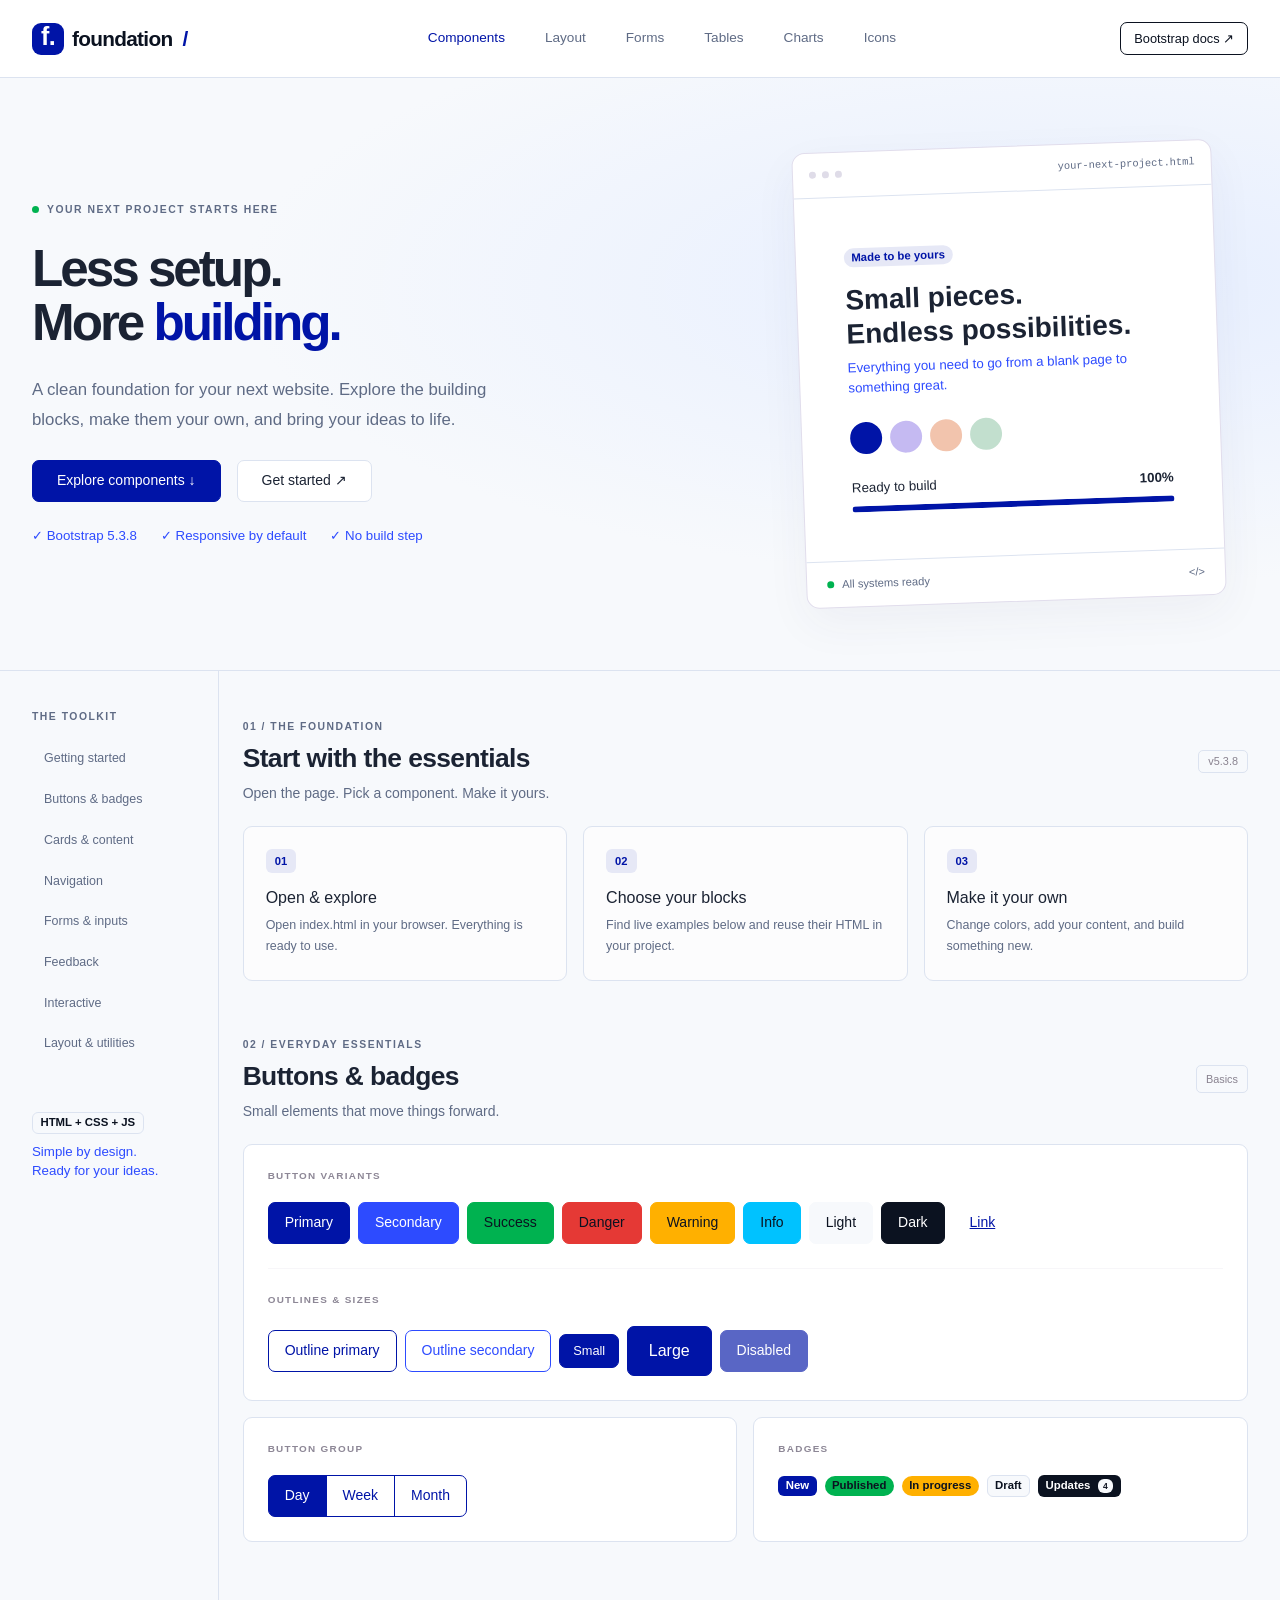
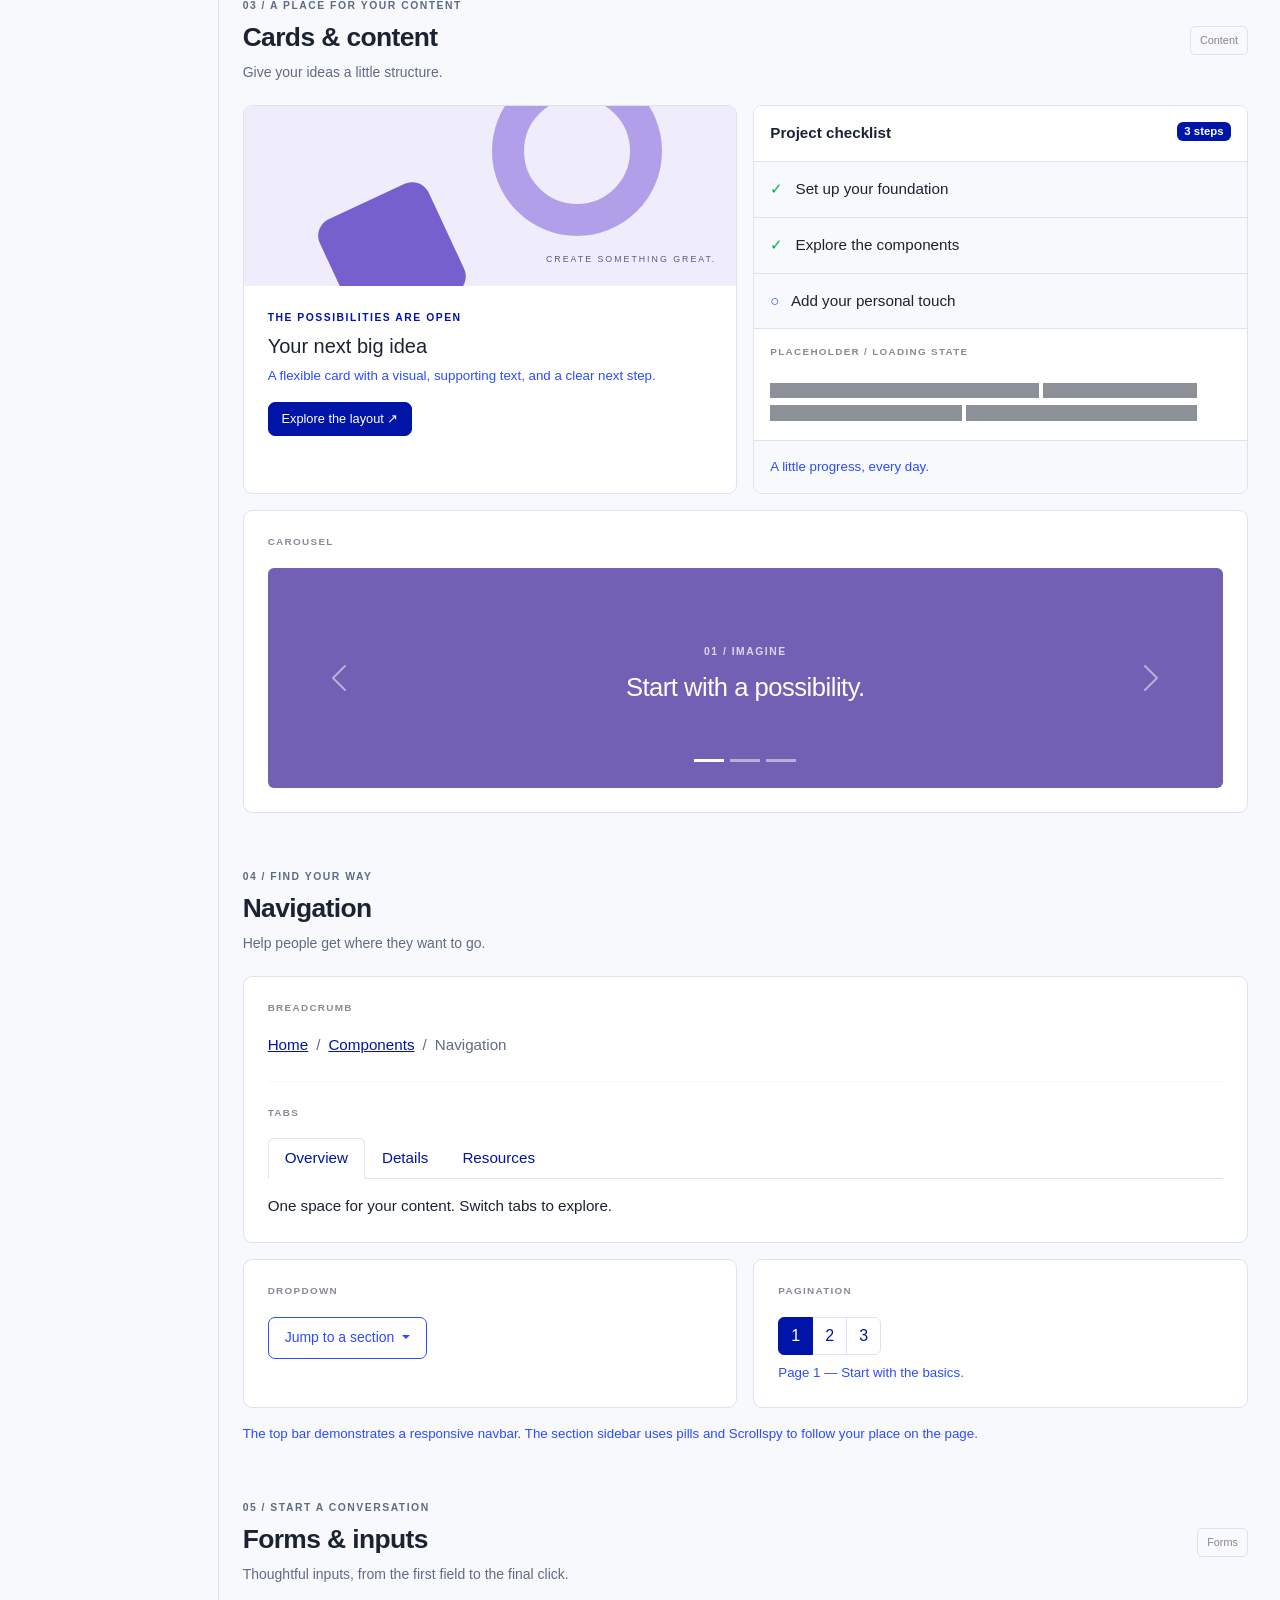
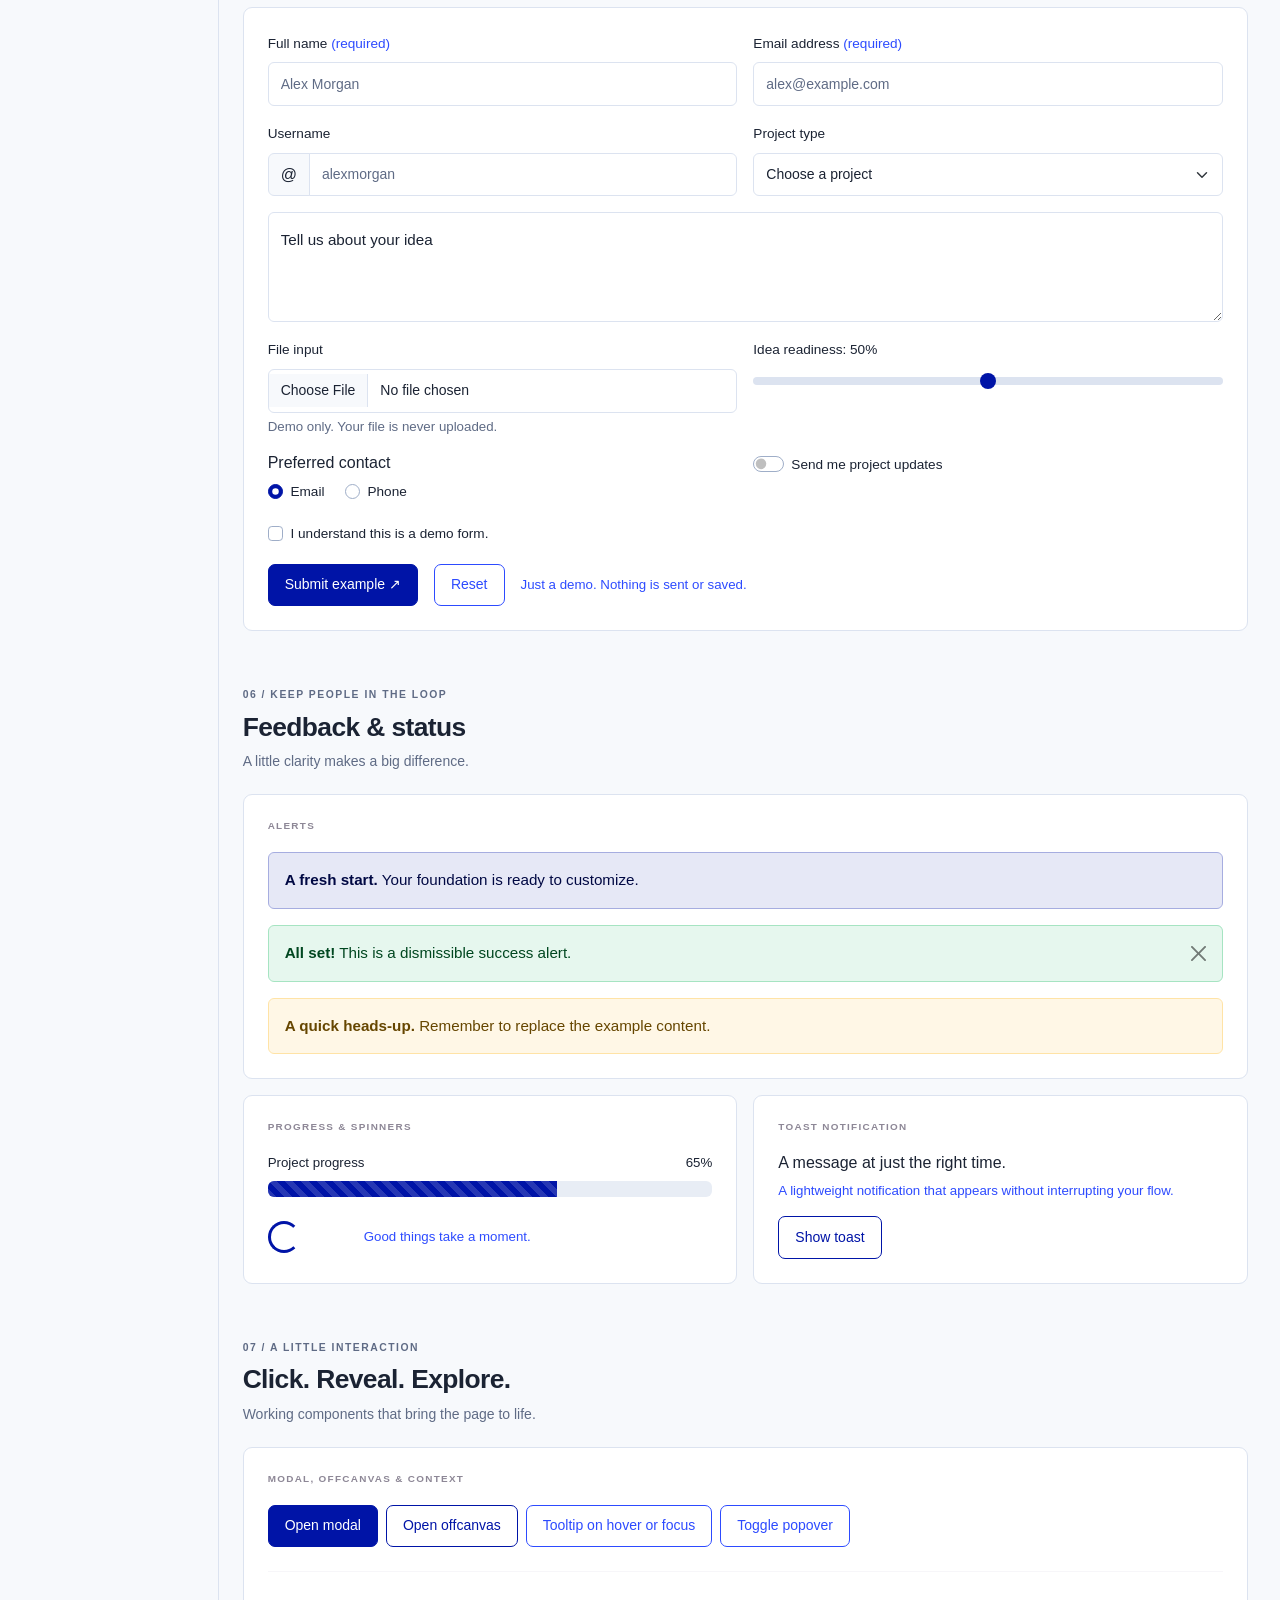
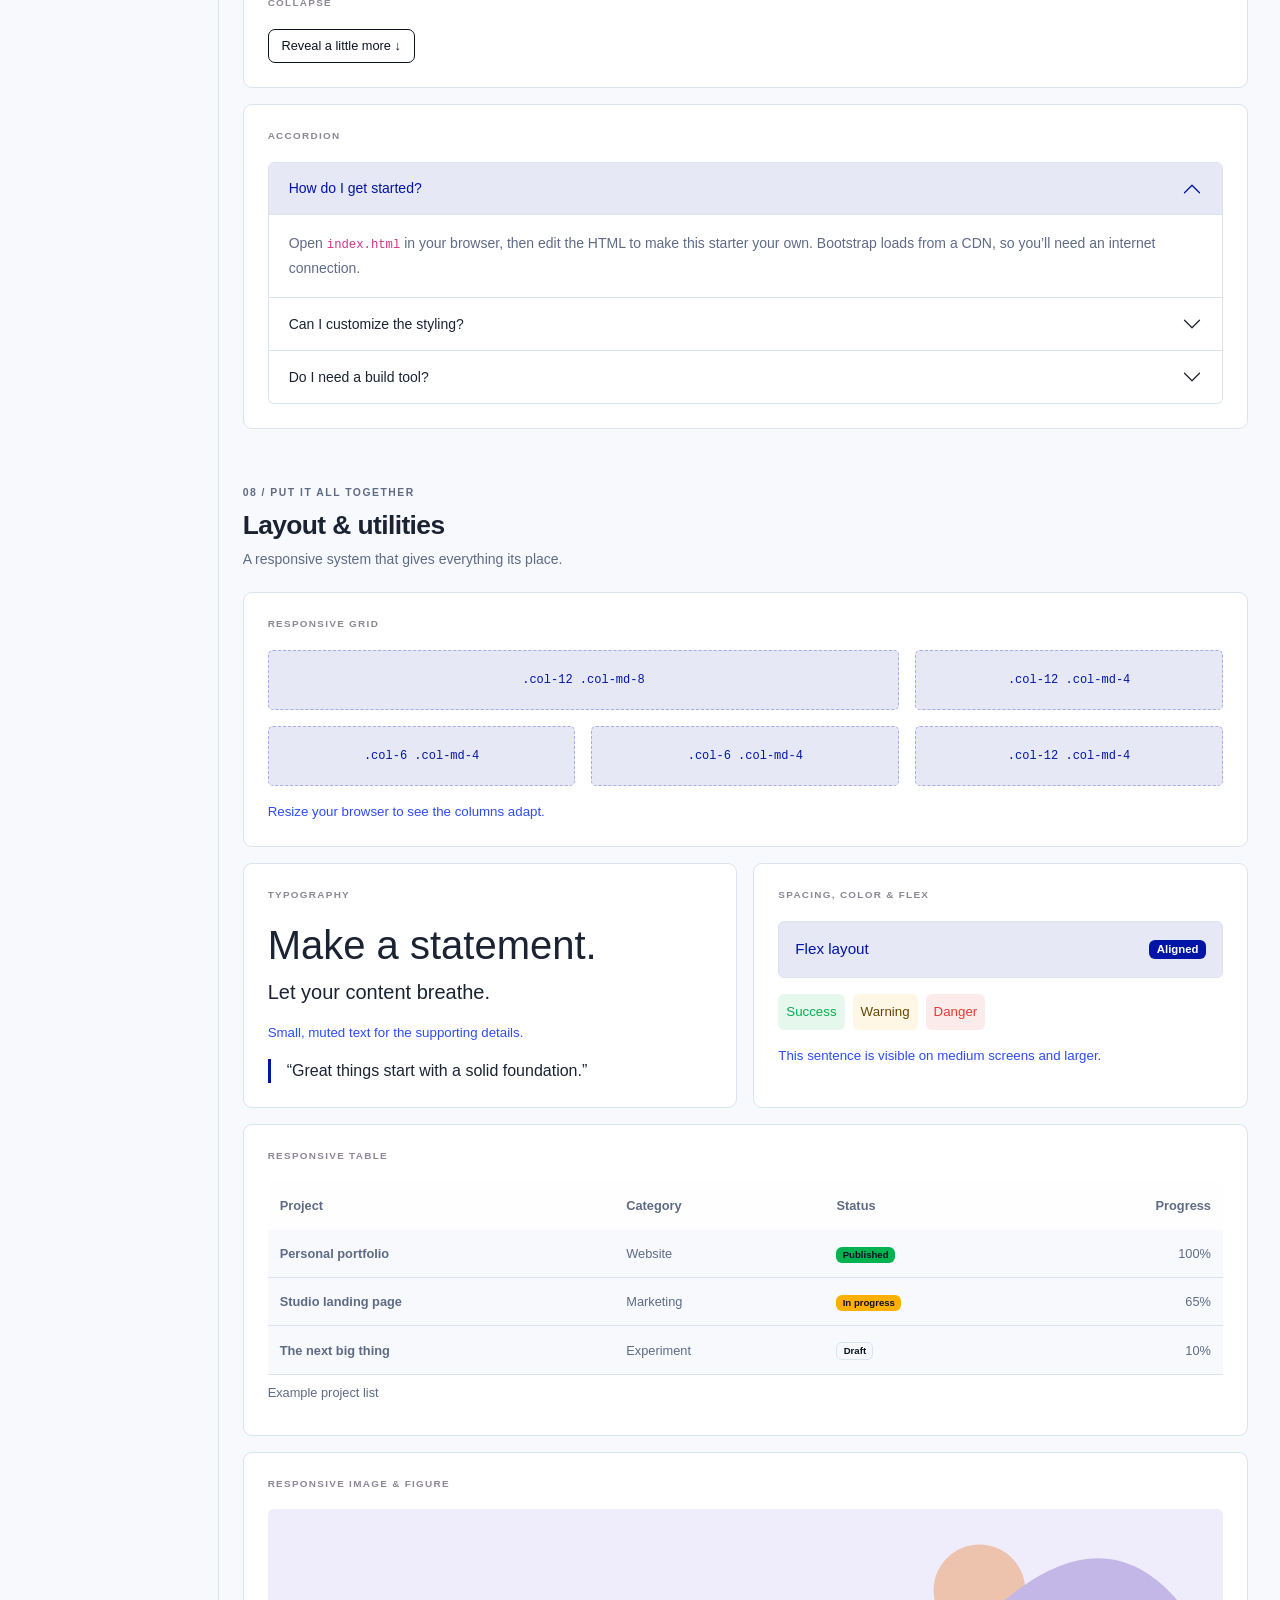
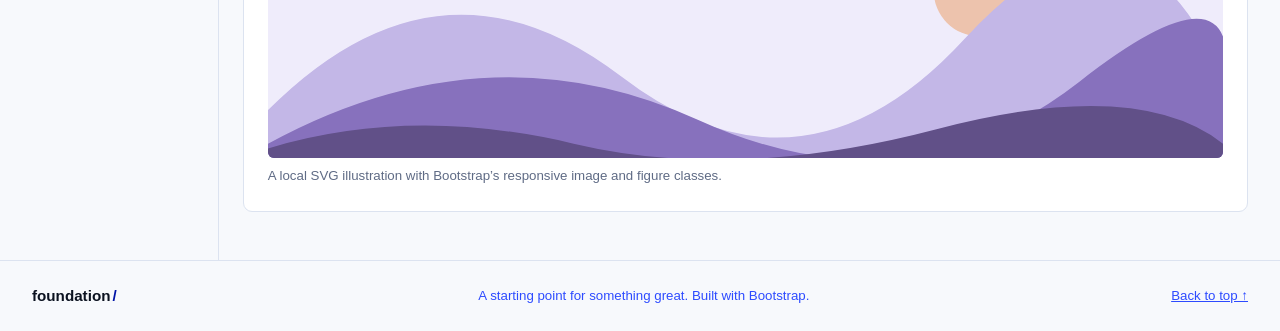
<file: index.html>
<!doctype html>
<html lang="en">
  <head>
    <meta charset="utf-8" />
    <meta name="viewport" content="width=device-width, initial-scale=1" />
    <meta
      name="description"
      content="A ready-to-use Bootstrap starter with a complete collection of live component examples."
    />
    <title>Foundation — Bootstrap starter kit</title>
    <link
      href="https://cdn.jsdelivr.net/npm/bootstrap@5.3.8/dist/css/bootstrap.min.css"
      rel="stylesheet"
      integrity="sha384-sRIl4kxILFvY47J16cr9ZwB07vP4J8+LH7qKQnuqkuIAvNWLzeN8tE5YBujZqJLB"
      crossorigin="anonymous"
    />
    <link href="assets/css/styles.css" rel="stylesheet" />
    <!-- Palette overrides must load after all other stylesheets. -->
    <link href="assets/css/tanner.css" rel="stylesheet" />
  </head>
  <body>
    <a class="visually-hidden-focusable skip-link" href="#main"
      >Skip to content</a
    >
    <!-- Responsive navbar: the bundle powers the mobile collapse. -->
    <nav
      class="navbar navbar-expand-lg sticky-top bg-white border-bottom"
      aria-label="Main navigation"
    >
      <div class="container-xxl">
        <a class="navbar-brand fw-bold d-flex align-items-center gap-2" href="#"
          ><span class="brand-mark">f.</span> foundation<span class="brand-dot"
            >/</span
          ></a
        >
        <button
          class="navbar-toggler"
          type="button"
          data-bs-toggle="collapse"
          data-bs-target="#mainNav"
          aria-controls="mainNav"
          aria-expanded="false"
          aria-label="Toggle navigation"
        >
          <span class="navbar-toggler-icon"></span>
        </button>
        <div class="collapse navbar-collapse" id="mainNav">
          <ul class="navbar-nav mx-auto gap-lg-4">
            <li class="nav-item">
              <a class="nav-link active" href="#components">Components</a>
            </li>
            <li class="nav-item">
              <a class="nav-link" href="#layout">Layout</a>
            </li>
            <li class="nav-item">
              <a class="nav-link" href="#forms">Forms</a>
            </li>
            <li class="nav-item">
              <a class="nav-link" href="tables.html">Tables</a>
            </li>
            <li class="nav-item">
              <a class="nav-link" href="charts.html">Charts</a>
            </li>
            <li class="nav-item">
              <a class="nav-link" href="icons.html">Icons</a>
            </li>
          </ul>
          <a
            class="btn btn-sm btn-outline-dark"
            href="https://getbootstrap.com/docs/5.3/"
            target="_blank"
            rel="noopener noreferrer"
            >Bootstrap docs <span aria-hidden="true">↗</span></a
          >
        </div>
      </div>
    </nav>
    <header class="hero border-bottom">
      <div class="container-xxl py-5">
        <div class="row align-items-center gy-5 gx-4 gx-lg-5">
          <div class="col-lg-7">
            <div class="eyebrow mb-4">
              <span class="status-dot"></span> YOUR NEXT PROJECT STARTS HERE
            </div>
            <h1>
              Less setup.<br />More <span class="text-primary">building.</span>
            </h1>
            <p class="hero-description mt-4">
              A clean foundation for your next website. Explore the building
              blocks, make them your own, and bring your ideas to life.
            </p>
            <div class="d-flex flex-wrap gap-3 mt-4">
              <a href="#components" class="btn btn-primary px-4"
                >Explore components <span aria-hidden="true">↓</span></a
              ><a href="#getting-started" class="btn btn-white px-4"
                >Get started <span aria-hidden="true">↗</span></a
              >
            </div>
            <div class="d-flex flex-wrap gap-4 small text-secondary mt-4">
              <span>✓ Bootstrap 5.3.8</span><span>✓ Responsive by default</span
              ><span>✓ No build step</span>
            </div>
          </div>
          <div class="col-lg-5">
            <div class="preview-window">
              <div class="preview-toolbar">
                <span></span><span></span><span></span
                ><small class="ms-auto">your-next-project.html</small>
              </div>
              <div class="p-4 p-sm-5">
                <span
                  class="badge rounded-pill bg-primary-subtle text-primary mb-3"
                  >Made to be yours</span
                >
                <h2 class="h3 fw-bold">
                  Small pieces.<br />Endless possibilities.
                </h2>
                <p class="text-secondary small">
                  Everything you need to go from a blank page to something
                  great.
                </p>
                <div class="d-flex gap-2 my-4">
                  <span class="swatch bg-primary"></span
                  ><span class="swatch swatch-lilac"></span
                  ><span class="swatch swatch-peach"></span
                  ><span class="swatch swatch-mint"></span>
                </div>
                <div class="d-flex justify-content-between small mb-2">
                  <span>Ready to build</span><strong>100%</strong>
                </div>
                <div
                  class="progress"
                  role="progressbar"
                  aria-label="Starter readiness"
                  aria-valuenow="100"
                  aria-valuemin="0"
                  aria-valuemax="100"
                  style="height: 6px"
                >
                  <div class="progress-bar w-100"></div>
                </div>
              </div>
              <div class="preview-bottom">
                <span class="status-dot"></span> All systems ready
                <span class="ms-auto">&lt;/&gt;</span>
              </div>
            </div>
          </div>
        </div>
      </div>
    </header>
    <div class="container-xxl">
      <div class="row gx-xl-5">
        <aside class="col-lg-2 d-none d-lg-block border-end">
          <div class="sidebar">
            <div class="eyebrow mb-3">THE TOOLKIT</div>
            <nav
              id="sectionNav"
              class="nav nav-pills flex-column gap-1"
              aria-label="Component sections"
            >
              <a class="nav-link" href="#getting-started">Getting started</a
              ><a class="nav-link" href="#components">Buttons & badges</a
              ><a class="nav-link" href="#content">Cards & content</a
              ><a class="nav-link" href="#navigation">Navigation</a
              ><a class="nav-link" href="#forms">Forms & inputs</a
              ><a class="nav-link" href="#feedback">Feedback</a
              ><a class="nav-link" href="#interactive">Interactive</a
              ><a class="nav-link" href="#layout">Layout & utilities</a>
            </nav>
            <div class="sidebar-note mt-5">
              <span class="badge text-bg-light border mb-2"
                >HTML + CSS + JS</span
              >
              <p class="small text-secondary mb-0">
                Simple by design.<br />Ready for your ideas.
              </p>
            </div>
          </div>
        </aside>
        <main id="main" class="col-lg-10 py-5">
          <section id="getting-started" class="showcase-section">
            <div class="section-heading">
              <div>
                <div class="eyebrow">01 / THE FOUNDATION</div>
                <h2>Start with the essentials</h2>
                <p>Open the page. Pick a component. Make it yours.</p>
              </div>
              <span class="badge version-badge">v5.3.8</span>
            </div>
            <div class="row g-3">
              <div class="col-md-4">
                <div class="intro-card">
                  <span class="step-number">01</span>
                  <h3 class="h6 mt-3">Open & explore</h3>
                  <p>
                    Open index.html in your browser. Everything is ready to use.
                  </p>
                </div>
              </div>
              <div class="col-md-4">
                <div class="intro-card">
                  <span class="step-number">02</span>
                  <h3 class="h6 mt-3">Choose your blocks</h3>
                  <p>
                    Find live examples below and reuse their HTML in your
                    project.
                  </p>
                </div>
              </div>
              <div class="col-md-4">
                <div class="intro-card">
                  <span class="step-number">03</span>
                  <h3 class="h6 mt-3">Make it your own</h3>
                  <p>
                    Change colors, add your content, and build something new.
                  </p>
                </div>
              </div>
            </div>
          </section>
          <!-- Each demo is ordinary HTML you can copy into your own page. -->
          <section id="components" class="showcase-section">
            <div class="section-heading">
              <div>
                <div class="eyebrow">02 / EVERYDAY ESSENTIALS</div>
                <h2>Buttons & badges</h2>
                <p>Small elements that move things forward.</p>
              </div>
              <span class="section-tag">Basics</span>
            </div>
            <div class="demo-panel">
              <div class="demo-label">BUTTON VARIANTS</div>
              <div class="d-flex flex-wrap gap-2">
                <button type="button" class="btn btn-primary">Primary</button
                ><button type="button" class="btn btn-secondary">
                  Secondary</button
                ><button type="button" class="btn btn-success">Success</button
                ><button type="button" class="btn btn-danger">Danger</button
                ><button type="button" class="btn btn-warning">Warning</button
                ><button type="button" class="btn btn-info">Info</button
                ><button type="button" class="btn btn-light">Light</button
                ><button type="button" class="btn btn-dark">Dark</button
                ><button type="button" class="btn btn-link">Link</button>
              </div>
              <hr />
              <div class="demo-label">OUTLINES & SIZES</div>
              <div class="d-flex flex-wrap align-items-center gap-2">
                <button type="button" class="btn btn-outline-primary">
                  Outline primary</button
                ><button type="button" class="btn btn-outline-secondary">
                  Outline secondary</button
                ><button type="button" class="btn btn-primary btn-sm">
                  Small</button
                ><button type="button" class="btn btn-primary btn-lg">
                  Large</button
                ><button type="button" class="btn btn-primary" disabled>
                  Disabled
                </button>
              </div>
            </div>
            <div class="row g-3 mt-0">
              <div class="col-md-6">
                <div class="demo-panel h-100">
                  <div class="demo-label">BUTTON GROUP</div>
                  <div
                    class="btn-group"
                    role="group"
                    aria-label="Example view selector"
                  >
                    <input
                      type="radio"
                      class="btn-check"
                      name="view"
                      id="viewDay"
                      checked
                    /><label class="btn btn-outline-primary" for="viewDay"
                      >Day</label
                    ><input
                      type="radio"
                      class="btn-check"
                      name="view"
                      id="viewWeek"
                    /><label class="btn btn-outline-primary" for="viewWeek"
                      >Week</label
                    ><input
                      type="radio"
                      class="btn-check"
                      name="view"
                      id="viewMonth"
                    /><label class="btn btn-outline-primary" for="viewMonth"
                      >Month</label
                    >
                  </div>
                </div>
              </div>
              <div class="col-md-6">
                <div class="demo-panel h-100">
                  <div class="demo-label">BADGES</div>
                  <div class="d-flex flex-wrap gap-2 align-items-center">
                    <span class="badge text-bg-primary">New</span
                    ><span class="badge rounded-pill text-bg-success"
                      >Published</span
                    ><span class="badge rounded-pill text-bg-warning"
                      >In progress</span
                    ><span class="badge text-bg-light border">Draft</span
                    ><span class="badge text-bg-dark"
                      >Updates
                      <span class="badge text-bg-light ms-1">4</span></span
                    >
                  </div>
                </div>
              </div>
            </div>
          </section>
          <section id="content" class="showcase-section">
            <div class="section-heading">
              <div>
                <div class="eyebrow">03 / A PLACE FOR YOUR CONTENT</div>
                <h2>Cards & content</h2>
                <p>Give your ideas a little structure.</p>
              </div>
              <span class="section-tag">Content</span>
            </div>
            <div class="row g-3">
              <div class="col-md-6">
                <article class="card h-100">
                  <div
                    class="card-art"
                    role="img"
                    aria-label="Abstract lavender circles and geometric shapes"
                  >
                    <div class="art-circle"></div>
                    <div class="art-square"></div>
                    <span class="art-caption">CREATE SOMETHING GREAT.</span>
                  </div>
                  <div class="card-body p-4">
                    <span class="eyebrow text-primary"
                      >THE POSSIBILITIES ARE OPEN</span
                    >
                    <h3 class="h5 mt-2">Your next big idea</h3>
                    <p class="text-secondary small">
                      A flexible card with a visual, supporting text, and a
                      clear next step.
                    </p>
                    <a class="btn btn-primary btn-sm" href="#layout"
                      >Explore the layout ↗</a
                    >
                  </div>
                </article>
              </div>
              <div class="col-md-6">
                <div class="card h-100">
                  <div class="card-header bg-white py-3 fw-semibold">
                    Project checklist
                    <span class="badge text-bg-primary float-end">3 steps</span>
                  </div>
                  <ul class="list-group list-group-flush">
                    <li class="list-group-item py-3">
                      <span class="text-success me-2">✓</span> Set up your
                      foundation
                    </li>
                    <li class="list-group-item py-3">
                      <span class="text-success me-2">✓</span> Explore the
                      components
                    </li>
                    <li class="list-group-item py-3">
                      <span class="text-secondary me-2">○</span> Add your
                      personal touch
                    </li>
                  </ul>
                  <div class="card-body">
                    <div class="demo-label">PLACEHOLDER / LOADING STATE</div>
                    <p class="placeholder-glow mb-0" aria-hidden="true">
                      <span class="placeholder col-7"></span>
                      <span class="placeholder col-4"></span>
                      <span class="placeholder col-5"></span>
                      <span class="placeholder col-6"></span>
                    </p>
                    <span class="visually-hidden"
                      >Example loading placeholder</span
                    >
                  </div>
                  <div class="card-footer text-secondary small py-3">
                    A little progress, every day.
                  </div>
                </div>
              </div>
            </div>
            <div class="demo-panel mt-3">
              <div class="demo-label">CAROUSEL</div>
              <div id="demoCarousel" class="carousel slide">
                <div class="carousel-indicators">
                  <button
                    type="button"
                    data-bs-target="#demoCarousel"
                    data-bs-slide-to="0"
                    class="active"
                    aria-current="true"
                    aria-label="Slide 1"
                  ></button
                  ><button
                    type="button"
                    data-bs-target="#demoCarousel"
                    data-bs-slide-to="1"
                    aria-label="Slide 2"
                  ></button
                  ><button
                    type="button"
                    data-bs-target="#demoCarousel"
                    data-bs-slide-to="2"
                    aria-label="Slide 3"
                  ></button>
                </div>
                <div class="carousel-inner rounded">
                  <div class="carousel-item active">
                    <div class="slide-art slide-one">
                      <span class="eyebrow">01 / IMAGINE</span>
                      <h3>Start with a possibility.</h3>
                    </div>
                  </div>
                  <div class="carousel-item">
                    <div class="slide-art slide-two">
                      <span class="eyebrow">02 / CREATE</span>
                      <h3>Make space for your ideas.</h3>
                    </div>
                  </div>
                  <div class="carousel-item">
                    <div class="slide-art slide-three">
                      <span class="eyebrow">03 / SHIP</span>
                      <h3>Put something good out there.</h3>
                    </div>
                  </div>
                </div>
                <button
                  class="carousel-control-prev"
                  type="button"
                  data-bs-target="#demoCarousel"
                  data-bs-slide="prev"
                >
                  <span
                    class="carousel-control-prev-icon"
                    aria-hidden="true"
                  ></span
                  ><span class="visually-hidden">Previous</span></button
                ><button
                  class="carousel-control-next"
                  type="button"
                  data-bs-target="#demoCarousel"
                  data-bs-slide="next"
                >
                  <span
                    class="carousel-control-next-icon"
                    aria-hidden="true"
                  ></span
                  ><span class="visually-hidden">Next</span>
                </button>
              </div>
            </div>
          </section>
          <section id="navigation" class="showcase-section">
            <div class="section-heading">
              <div>
                <div class="eyebrow">04 / FIND YOUR WAY</div>
                <h2>Navigation</h2>
                <p>Help people get where they want to go.</p>
              </div>
            </div>
            <div class="demo-panel">
              <div class="demo-label">BREADCRUMB</div>
              <nav aria-label="Example breadcrumb">
                <ol class="breadcrumb">
                  <li class="breadcrumb-item">
                    <a href="#getting-started">Home</a>
                  </li>
                  <li class="breadcrumb-item">
                    <a href="#components">Components</a>
                  </li>
                  <li class="breadcrumb-item active" aria-current="page">
                    Navigation
                  </li>
                </ol>
              </nav>
              <hr />
              <div class="demo-label">TABS</div>
              <ul class="nav nav-tabs" id="demoTabs" role="tablist">
                <li class="nav-item" role="presentation">
                  <button
                    class="nav-link active"
                    id="overview-tab"
                    data-bs-toggle="tab"
                    data-bs-target="#overview-pane"
                    type="button"
                    role="tab"
                    aria-controls="overview-pane"
                    aria-selected="true"
                  >
                    Overview
                  </button>
                </li>
                <li class="nav-item" role="presentation">
                  <button
                    class="nav-link"
                    id="details-tab"
                    data-bs-toggle="tab"
                    data-bs-target="#details-pane"
                    type="button"
                    role="tab"
                    aria-controls="details-pane"
                    aria-selected="false"
                  >
                    Details
                  </button>
                </li>
                <li class="nav-item" role="presentation">
                  <button
                    class="nav-link"
                    id="resources-tab"
                    data-bs-toggle="tab"
                    data-bs-target="#resources-pane"
                    type="button"
                    role="tab"
                    aria-controls="resources-pane"
                    aria-selected="false"
                  >
                    Resources
                  </button>
                </li>
              </ul>
              <div class="tab-content pt-3">
                <div
                  class="tab-pane fade show active"
                  id="overview-pane"
                  role="tabpanel"
                  aria-labelledby="overview-tab"
                  tabindex="0"
                >
                  One space for your content. Switch tabs to explore.
                </div>
                <div
                  class="tab-pane fade"
                  id="details-pane"
                  role="tabpanel"
                  aria-labelledby="details-tab"
                  tabindex="0"
                >
                  Tabs organize related information without leaving the page.
                </div>
                <div
                  class="tab-pane fade"
                  id="resources-pane"
                  role="tabpanel"
                  aria-labelledby="resources-tab"
                  tabindex="0"
                >
                  <a
                    href="https://getbootstrap.com/docs/5.3/components/navs-tabs/"
                    >Read the Bootstrap tabs documentation ↗</a
                  >
                </div>
              </div>
            </div>
            <div class="row g-3 mt-0">
              <div class="col-md-6">
                <div class="demo-panel h-100">
                  <div class="demo-label">DROPDOWN</div>
                  <div class="dropdown">
                    <button
                      class="btn btn-outline-secondary dropdown-toggle"
                      type="button"
                      data-bs-toggle="dropdown"
                      aria-expanded="false"
                    >
                      Jump to a section
                    </button>
                    <ul class="dropdown-menu">
                      <li>
                        <a class="dropdown-item" href="#forms"
                          >Forms & inputs</a
                        >
                      </li>
                      <li>
                        <a class="dropdown-item" href="#feedback">Feedback</a>
                      </li>
                      <li><hr class="dropdown-divider" /></li>
                      <li>
                        <a class="dropdown-item" href="#layout"
                          >Layout & utilities</a
                        >
                      </li>
                    </ul>
                  </div>
                </div>
              </div>
              <div class="col-md-6">
                <div class="demo-panel h-100">
                  <div class="demo-label">PAGINATION</div>
                  <nav aria-label="Example content pages">
                    <ul class="pagination mb-2" id="demoPagination">
                      <li class="page-item active">
                        <button
                          class="page-link"
                          aria-current="page"
                          type="button"
                          data-page="1"
                        >
                          1
                        </button>
                      </li>
                      <li class="page-item">
                        <button class="page-link" type="button" data-page="2">
                          2
                        </button>
                      </li>
                      <li class="page-item">
                        <button class="page-link" type="button" data-page="3">
                          3
                        </button>
                      </li>
                    </ul>
                  </nav>
                  <p
                    class="small text-secondary mb-0"
                    id="pageStatus"
                    aria-live="polite"
                  >
                    Page 1 — Start with the basics.
                  </p>
                </div>
              </div>
            </div>
            <p class="small text-secondary mt-3">
              The top bar demonstrates a responsive navbar. The section sidebar
              uses pills and Scrollspy to follow your place on the page.
            </p>
          </section>
          <!-- A local-only form: native constraints are surfaced with Bootstrap validation. -->
          <section id="forms" class="showcase-section">
            <div class="section-heading">
              <div>
                <div class="eyebrow">05 / START A CONVERSATION</div>
                <h2>Forms & inputs</h2>
                <p>
                  Thoughtful inputs, from the first field to the final click.
                </p>
              </div>
              <span class="section-tag">Forms</span>
            </div>
            <div class="demo-panel">
              <form id="exampleForm" class="needs-validation" novalidate>
                <div class="row g-3">
                  <div class="col-md-6">
                    <label for="fullName" class="form-label"
                      >Full name
                      <span class="text-secondary">(required)</span></label
                    ><input
                      class="form-control"
                      id="fullName"
                      name="name"
                      autocomplete="name"
                      placeholder="Alex Morgan"
                      required
                    />
                    <div class="invalid-feedback">Please enter your name.</div>
                  </div>
                  <div class="col-md-6">
                    <label for="email" class="form-label"
                      >Email address
                      <span class="text-secondary">(required)</span></label
                    ><input
                      type="email"
                      class="form-control"
                      id="email"
                      name="email"
                      autocomplete="email"
                      placeholder="alex@example.com"
                      required
                    />
                    <div class="invalid-feedback">
                      Please enter a valid email address.
                    </div>
                  </div>
                  <div class="col-md-6">
                    <label for="username" class="form-label">Username</label>
                    <div class="input-group">
                      <span class="input-group-text" id="usernamePrefix">@</span
                      ><input
                        id="username"
                        class="form-control"
                        name="username"
                        placeholder="alexmorgan"
                        aria-describedby="usernamePrefix"
                      />
                    </div>
                  </div>
                  <div class="col-md-6">
                    <label for="projectType" class="form-label"
                      >Project type</label
                    ><select
                      id="projectType"
                      class="form-select"
                      name="project"
                    >
                      <option value="">Choose a project</option>
                      <option>Personal website</option>
                      <option>Business website</option>
                      <option>Portfolio</option>
                    </select>
                  </div>
                  <div class="col-12">
                    <div class="form-floating">
                      <textarea
                        class="form-control"
                        placeholder="Tell us about your idea"
                        id="message"
                        name="message"
                        style="height: 110px"
                      ></textarea
                      ><label for="message">Tell us about your idea</label>
                    </div>
                  </div>
                  <div class="col-md-6">
                    <label class="form-label" for="attachment">File input</label
                    ><input
                      class="form-control"
                      type="file"
                      id="attachment"
                      aria-describedby="fileHelp"
                    />
                    <div id="fileHelp" class="form-text">
                      Demo only. Your file is never uploaded.
                    </div>
                  </div>
                  <div class="col-md-6">
                    <label class="form-label" for="confidence"
                      >Idea readiness:
                      <output id="rangeValue" for="confidence">50</output
                      >%</label
                    ><input
                      type="range"
                      class="form-range"
                      id="confidence"
                      min="0"
                      max="100"
                      value="50"
                    />
                  </div>
                  <div class="col-md-6">
                    <fieldset>
                      <legend class="h6">Preferred contact</legend>
                      <div class="form-check form-check-inline">
                        <input
                          class="form-check-input"
                          type="radio"
                          name="contact"
                          id="contactEmail"
                          value="email"
                          checked
                        /><label class="form-check-label" for="contactEmail"
                          >Email</label
                        >
                      </div>
                      <div class="form-check form-check-inline">
                        <input
                          class="form-check-input"
                          type="radio"
                          name="contact"
                          id="contactPhone"
                          value="phone"
                        /><label class="form-check-label" for="contactPhone"
                          >Phone</label
                        >
                      </div>
                    </fieldset>
                  </div>
                  <div class="col-md-6">
                    <div class="form-check form-switch">
                      <input
                        class="form-check-input"
                        type="checkbox"
                        role="switch"
                        id="updates"
                      /><label class="form-check-label" for="updates"
                        >Send me project updates</label
                      >
                    </div>
                  </div>
                  <div class="col-12">
                    <div class="form-check">
                      <input
                        class="form-check-input"
                        type="checkbox"
                        id="demoConsent"
                        required
                      /><label class="form-check-label" for="demoConsent"
                        >I understand this is a demo form.</label
                      >
                      <div class="invalid-feedback">
                        Please confirm before submitting.
                      </div>
                    </div>
                  </div>
                  <div class="col-12 d-flex flex-wrap gap-3 align-items-center">
                    <button class="btn btn-primary" type="submit">
                      Submit example ↗</button
                    ><button class="btn btn-outline-secondary" type="reset">
                      Reset</button
                    ><span class="small text-secondary"
                      >Just a demo. Nothing is sent or saved.</span
                    >
                  </div>
                </div>
                <div
                  id="formResult"
                  class="alert alert-success mt-3 mb-0 d-none"
                  role="status"
                >
                  Looking good! Your example passed validation. No data was
                  sent.
                </div>
              </form>
            </div>
          </section>
          <section id="feedback" class="showcase-section">
            <div class="section-heading">
              <div>
                <div class="eyebrow">06 / KEEP PEOPLE IN THE LOOP</div>
                <h2>Feedback & status</h2>
                <p>A little clarity makes a big difference.</p>
              </div>
            </div>
            <div class="demo-panel">
              <div class="demo-label">ALERTS</div>
              <div class="alert alert-primary" role="alert">
                <strong>A fresh start.</strong> Your foundation is ready to
                customize.
              </div>
              <div
                class="alert alert-success alert-dismissible fade show"
                role="alert"
              >
                <strong>All set!</strong> This is a dismissible success
                alert.<button
                  type="button"
                  class="btn-close"
                  data-bs-dismiss="alert"
                  aria-label="Close success alert"
                ></button>
              </div>
              <div class="alert alert-warning mb-0" role="alert">
                <strong>A quick heads-up.</strong> Remember to replace the
                example content.
              </div>
            </div>
            <div class="row g-3 mt-0">
              <div class="col-md-6">
                <div class="demo-panel h-100">
                  <div class="demo-label">PROGRESS & SPINNERS</div>
                  <div class="d-flex justify-content-between small mb-2">
                    <span>Project progress</span><span>65%</span>
                  </div>
                  <div
                    class="progress mb-4"
                    role="progressbar"
                    aria-label="Example project progress"
                    aria-valuenow="65"
                    aria-valuemin="0"
                    aria-valuemax="100"
                  >
                    <div
                      class="progress-bar progress-bar-striped"
                      style="width: 65%"
                    ></div>
                  </div>
                  <div class="d-flex align-items-center gap-3">
                    <div class="spinner-border text-primary" role="status">
                      <span class="visually-hidden">Loading example</span>
                    </div>
                    <div class="spinner-grow text-primary" role="status">
                      <span class="visually-hidden">Loading example</span>
                    </div>
                    <span class="small text-secondary"
                      >Good things take a moment.</span
                    >
                  </div>
                </div>
              </div>
              <div class="col-md-6">
                <div class="demo-panel h-100">
                  <div class="demo-label">TOAST NOTIFICATION</div>
                  <h3 class="h6">A message at just the right time.</h3>
                  <p class="small text-secondary">
                    A lightweight notification that appears without interrupting
                    your flow.
                  </p>
                  <button
                    class="btn btn-outline-primary"
                    id="showToast"
                    type="button"
                  >
                    Show toast
                  </button>
                </div>
              </div>
            </div>
          </section>
          <section id="interactive" class="showcase-section">
            <div class="section-heading">
              <div>
                <div class="eyebrow">07 / A LITTLE INTERACTION</div>
                <h2>Click. Reveal. Explore.</h2>
                <p>Working components that bring the page to life.</p>
              </div>
            </div>
            <div class="demo-panel">
              <div class="demo-label">MODAL, OFFCANVAS & CONTEXT</div>
              <div class="d-flex flex-wrap gap-2">
                <button
                  class="btn btn-primary"
                  type="button"
                  data-bs-toggle="modal"
                  data-bs-target="#demoModal"
                >
                  Open modal</button
                ><button
                  class="btn btn-outline-primary"
                  type="button"
                  data-bs-toggle="offcanvas"
                  data-bs-target="#demoOffcanvas"
                  aria-controls="demoOffcanvas"
                >
                  Open offcanvas</button
                ><button
                  class="btn btn-outline-secondary"
                  type="button"
                  data-bs-toggle="tooltip"
                  data-bs-title="A little extra context, right where you need it."
                >
                  Tooltip on hover or focus</button
                ><button
                  class="btn btn-outline-secondary"
                  type="button"
                  data-bs-toggle="popover"
                  data-bs-title="Hello, curious person."
                  data-bs-content="Popovers give you a little more room for helpful information. Click again to close."
                >
                  Toggle popover
                </button>
              </div>
              <hr />
              <div class="demo-label">COLLAPSE</div>
              <button
                class="btn btn-sm btn-outline-dark"
                type="button"
                data-bs-toggle="collapse"
                data-bs-target="#demoCollapse"
                aria-expanded="false"
                aria-controls="demoCollapse"
              >
                Reveal a little more ↓
              </button>
              <div class="collapse" id="demoCollapse">
                <div class="p-3 bg-light rounded mt-3">
                  Here’s the extra detail. Collapse keeps secondary content
                  close by until it’s needed.
                </div>
              </div>
            </div>
            <div class="demo-panel mt-3">
              <div class="demo-label">ACCORDION</div>
              <div class="accordion" id="demoAccordion">
                <div class="accordion-item">
                  <h3 class="accordion-header">
                    <button
                      class="accordion-button"
                      type="button"
                      data-bs-toggle="collapse"
                      data-bs-target="#faqOne"
                      aria-expanded="true"
                      aria-controls="faqOne"
                    >
                      How do I get started?
                    </button>
                  </h3>
                  <div
                    id="faqOne"
                    class="accordion-collapse collapse show"
                    data-bs-parent="#demoAccordion"
                  >
                    <div class="accordion-body">
                      Open <code>index.html</code> in your browser, then edit
                      the HTML to make this starter your own. Bootstrap loads
                      from a CDN, so you’ll need an internet connection.
                    </div>
                  </div>
                </div>
                <div class="accordion-item">
                  <h3 class="accordion-header">
                    <button
                      class="accordion-button collapsed"
                      type="button"
                      data-bs-toggle="collapse"
                      data-bs-target="#faqTwo"
                      aria-expanded="false"
                      aria-controls="faqTwo"
                    >
                      Can I customize the styling?
                    </button>
                  </h3>
                  <div
                    id="faqTwo"
                    class="accordion-collapse collapse"
                    data-bs-parent="#demoAccordion"
                  >
                    <div class="accordion-body">
                      Yes. Edit the design tokens and component styles in
                      <code>assets/css/styles.css</code>. Keep only the examples
                      you need.
                    </div>
                  </div>
                </div>
                <div class="accordion-item">
                  <h3 class="accordion-header">
                    <button
                      class="accordion-button collapsed"
                      type="button"
                      data-bs-toggle="collapse"
                      data-bs-target="#faqThree"
                      aria-expanded="false"
                      aria-controls="faqThree"
                    >
                      Do I need a build tool?
                    </button>
                  </h3>
                  <div
                    id="faqThree"
                    class="accordion-collapse collapse"
                    data-bs-parent="#demoAccordion"
                  >
                    <div class="accordion-body">
                      No. This starter is plain HTML, CSS, and JavaScript. You
                      can also serve it with any static web server.
                    </div>
                  </div>
                </div>
              </div>
            </div>
          </section>
          <section id="layout" class="showcase-section mb-0">
            <div class="section-heading">
              <div>
                <div class="eyebrow">08 / PUT IT ALL TOGETHER</div>
                <h2>Layout & utilities</h2>
                <p>A responsive system that gives everything its place.</p>
              </div>
            </div>
            <div class="demo-panel">
              <div class="demo-label">RESPONSIVE GRID</div>
              <div class="row g-3 text-center">
                <div class="col-12 col-md-8">
                  <div class="grid-block">.col-12 .col-md-8</div>
                </div>
                <div class="col-12 col-md-4">
                  <div class="grid-block">.col-12 .col-md-4</div>
                </div>
                <div class="col-6 col-md-4">
                  <div class="grid-block">.col-6 .col-md-4</div>
                </div>
                <div class="col-6 col-md-4">
                  <div class="grid-block">.col-6 .col-md-4</div>
                </div>
                <div class="col-12 col-md-4">
                  <div class="grid-block">.col-12 .col-md-4</div>
                </div>
              </div>
              <p class="small text-secondary mt-3 mb-0">
                Resize your browser to see the columns adapt.
              </p>
            </div>
            <div class="row g-3 mt-0">
              <div class="col-md-6">
                <div class="demo-panel h-100">
                  <div class="demo-label">TYPOGRAPHY</div>
                  <h3 class="display-6">Make a statement.</h3>
                  <p class="lead">Let your content breathe.</p>
                  <p class="small text-secondary">
                    Small, muted text for the supporting details.
                  </p>
                  <blockquote
                    class="blockquote border-start border-primary border-3 ps-3 mb-0"
                  >
                    <p class="fs-6 mb-0">
                      “Great things start with a solid foundation.”
                    </p>
                  </blockquote>
                </div>
              </div>
              <div class="col-md-6">
                <div class="demo-panel h-100">
                  <div class="demo-label">SPACING, COLOR & FLEX</div>
                  <div
                    class="d-flex justify-content-between align-items-center gap-2 p-3 bg-primary-subtle text-primary rounded border"
                  >
                    <span>Flex layout</span
                    ><span class="badge text-bg-primary">Aligned</span>
                  </div>
                  <div class="d-flex flex-wrap gap-2 mt-3">
                    <span
                      class="p-2 bg-success-subtle text-success rounded small"
                      >Success</span
                    ><span
                      class="p-2 bg-warning-subtle text-warning-emphasis rounded small"
                      >Warning</span
                    ><span
                      class="p-2 bg-danger-subtle text-danger rounded small"
                      >Danger</span
                    >
                  </div>
                  <p class="small text-secondary mt-3 mb-0">
                    <span class="d-none d-md-inline"
                      >This sentence is visible on medium screens and
                      larger.</span
                    ><span class="d-md-none"
                      >This sentence is visible on small screens.</span
                    >
                  </p>
                </div>
              </div>
            </div>
            <div class="demo-panel mt-3">
              <div class="demo-label">RESPONSIVE TABLE</div>
              <div class="table-responsive">
                <table class="table table-hover align-middle mb-0">
                  <caption>
                    Example project list
                  </caption>
                  <thead class="table-light">
                    <tr>
                      <th scope="col">Project</th>
                      <th scope="col">Category</th>
                      <th scope="col">Status</th>
                      <th scope="col" class="text-end">Progress</th>
                    </tr>
                  </thead>
                  <tbody>
                    <tr>
                      <th scope="row">Personal portfolio</th>
                      <td>Website</td>
                      <td>
                        <span class="badge text-bg-success">Published</span>
                      </td>
                      <td class="text-end">100%</td>
                    </tr>
                    <tr>
                      <th scope="row">Studio landing page</th>
                      <td>Marketing</td>
                      <td>
                        <span class="badge text-bg-warning">In progress</span>
                      </td>
                      <td class="text-end">65%</td>
                    </tr>
                    <tr>
                      <th scope="row">The next big thing</th>
                      <td>Experiment</td>
                      <td>
                        <span class="badge text-bg-light border">Draft</span>
                      </td>
                      <td class="text-end">10%</td>
                    </tr>
                  </tbody>
                </table>
              </div>
            </div>
            <div class="demo-panel mt-3">
              <div class="demo-label">RESPONSIVE IMAGE & FIGURE</div>
              <figure class="figure mb-0 w-100">
                <img
                  class="figure-img img-fluid rounded w-100"
                  src="assets/landscape.svg"
                  width="1000"
                  height="260"
                  alt="An abstract landscape of purple hills beneath a peach sun"
                  loading="lazy"
                />
                <figcaption class="figure-caption">
                  A local SVG illustration with Bootstrap’s responsive image and
                  figure classes.
                </figcaption>
              </figure>
            </div>
          </section>
        </main>
      </div>
    </div>
    <footer class="border-top py-4">
      <div
        class="container-xxl d-flex flex-wrap justify-content-between gap-3 align-items-center"
      >
        <a class="text-dark text-decoration-none fw-bold" href="#"
          >foundation<span class="brand-dot">/</span></a
        ><span class="small text-secondary"
          >A starting point for something great. Built with Bootstrap.</span
        ><a class="small text-secondary" href="#getting-started"
          >Back to top ↑</a
        >
      </div>
    </footer>
    <!-- Overlays live outside the page layout to avoid clipping and stacking issues. -->
    <div
      class="modal fade"
      id="demoModal"
      tabindex="-1"
      aria-labelledby="modalTitle"
      aria-hidden="true"
    >
      <div class="modal-dialog modal-dialog-centered">
        <div class="modal-content">
          <div class="modal-header">
            <h2 class="modal-title fs-5" id="modalTitle">
              Room for a focused moment
            </h2>
            <button
              type="button"
              class="btn-close"
              data-bs-dismiss="modal"
              aria-label="Close modal"
            ></button>
          </div>
          <div class="modal-body">
            Use a modal for a short task or an important detail. This example
            supports keyboard navigation and Escape to close.
          </div>
          <div class="modal-footer">
            <button
              type="button"
              class="btn btn-outline-secondary"
              data-bs-dismiss="modal"
            >
              Close</button
            ><button
              type="button"
              class="btn btn-primary"
              data-bs-dismiss="modal"
            >
              Got it
            </button>
          </div>
        </div>
      </div>
    </div>
    <div
      class="offcanvas offcanvas-end"
      tabindex="-1"
      id="demoOffcanvas"
      aria-labelledby="offcanvasTitle"
    >
      <div class="offcanvas-header">
        <h2 class="offcanvas-title h5" id="offcanvasTitle">
          A little extra space
        </h2>
        <button
          type="button"
          class="btn-close"
          data-bs-dismiss="offcanvas"
          aria-label="Close offcanvas"
        ></button>
      </div>
      <div class="offcanvas-body">
        <p>
          Offcanvas panels are useful for filters, extra details, or mobile
          navigation.
        </p>
        <div class="p-3 bg-primary-subtle rounded">
          Your main content stays right where you left it.
        </div>
      </div>
    </div>
    <div
      class="toast-container position-fixed bottom-0 end-0 p-3"
      aria-live="polite"
      aria-atomic="true"
    >
      <div id="demoToast" class="toast" role="status" aria-atomic="true">
        <div class="toast-header">
          <span class="status-dot me-2"></span
          ><strong class="me-auto">Foundation</strong><small>Just now</small
          ><button
            type="button"
            class="btn-close"
            data-bs-dismiss="toast"
            aria-label="Close notification"
          ></button>
        </div>
        <div class="toast-body">
          You’re all set. Keep building something great.
        </div>
      </div>
    </div>
    <script
      src="https://cdn.jsdelivr.net/npm/bootstrap@5.3.8/dist/js/bootstrap.bundle.min.js"
      integrity="sha384-FKyoEForCGlyvwx9Hj09JcYn3nv7wiPVlz7YYwJrWVcXK/BmnVDxM+D2scQbITxI"
      crossorigin="anonymous"
    ></script>
    <script src="assets/js/main.js"></script>
  </body>
</html>
</file>
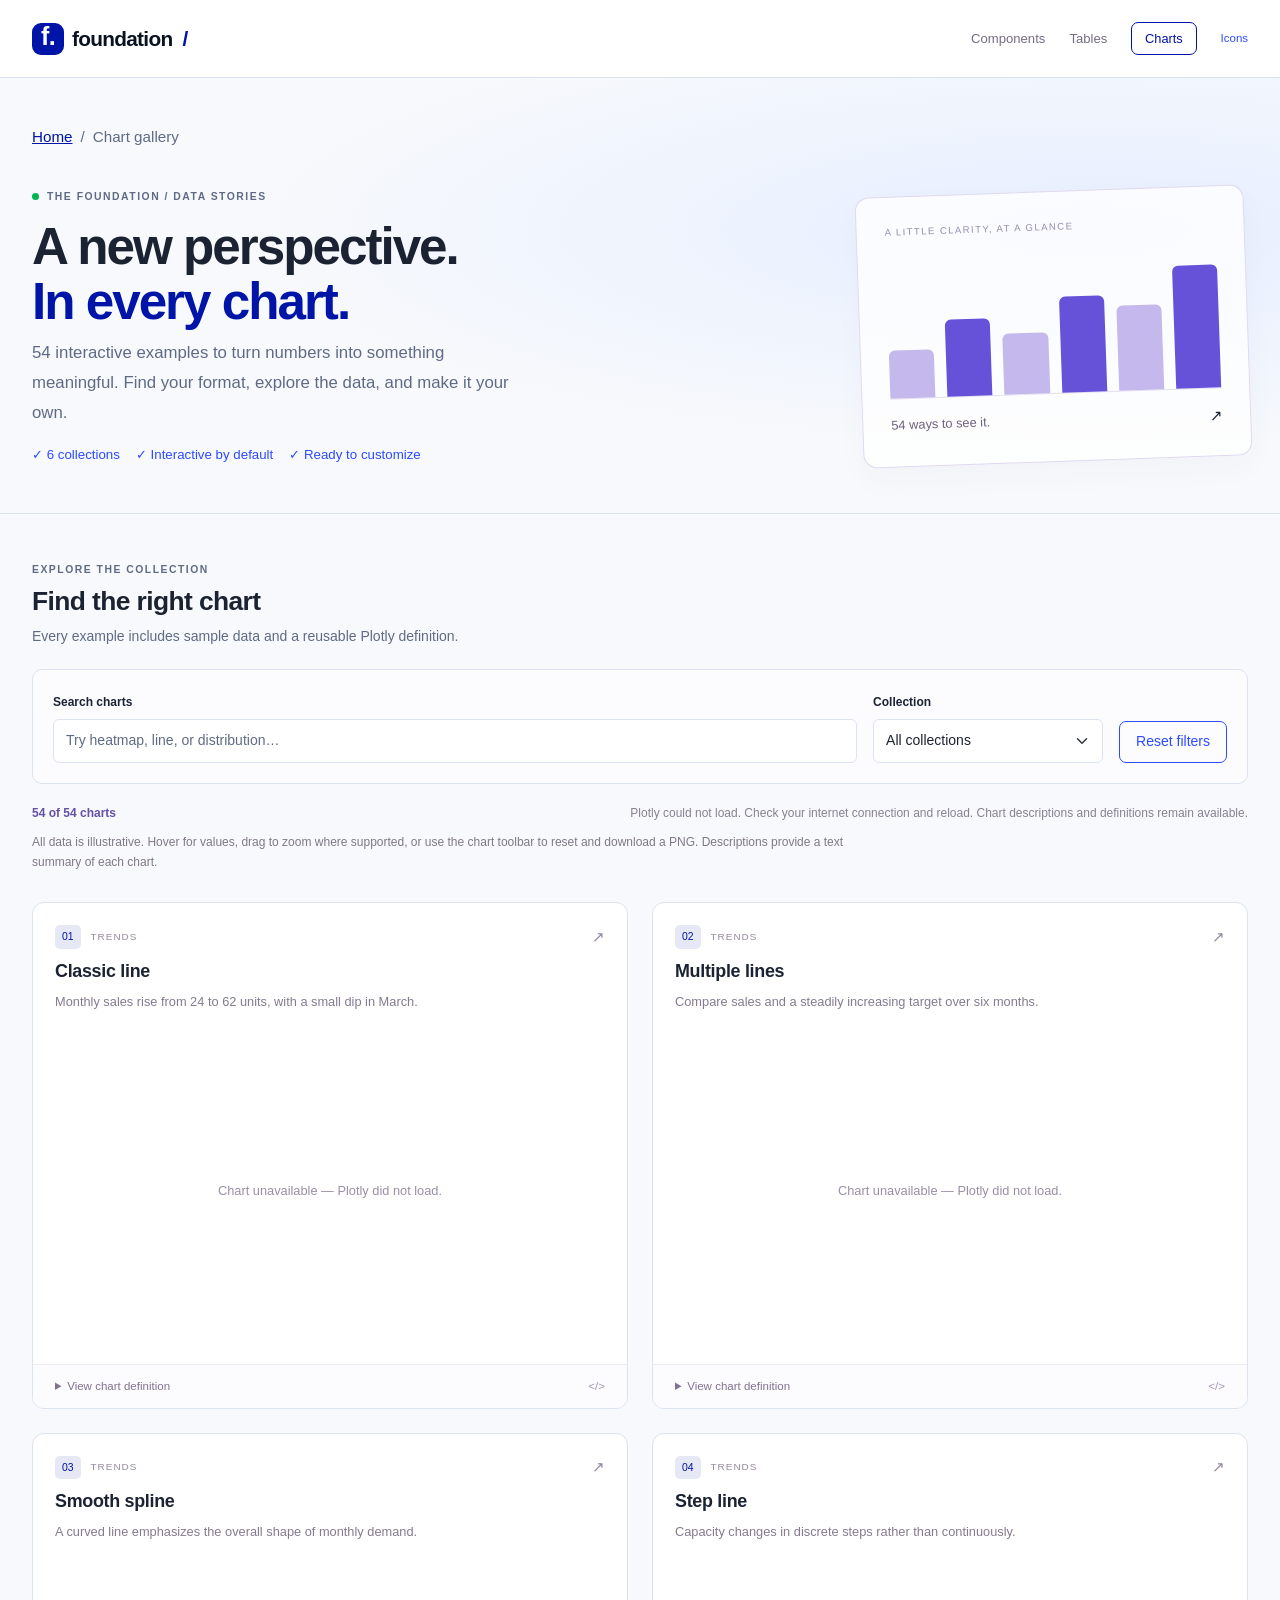
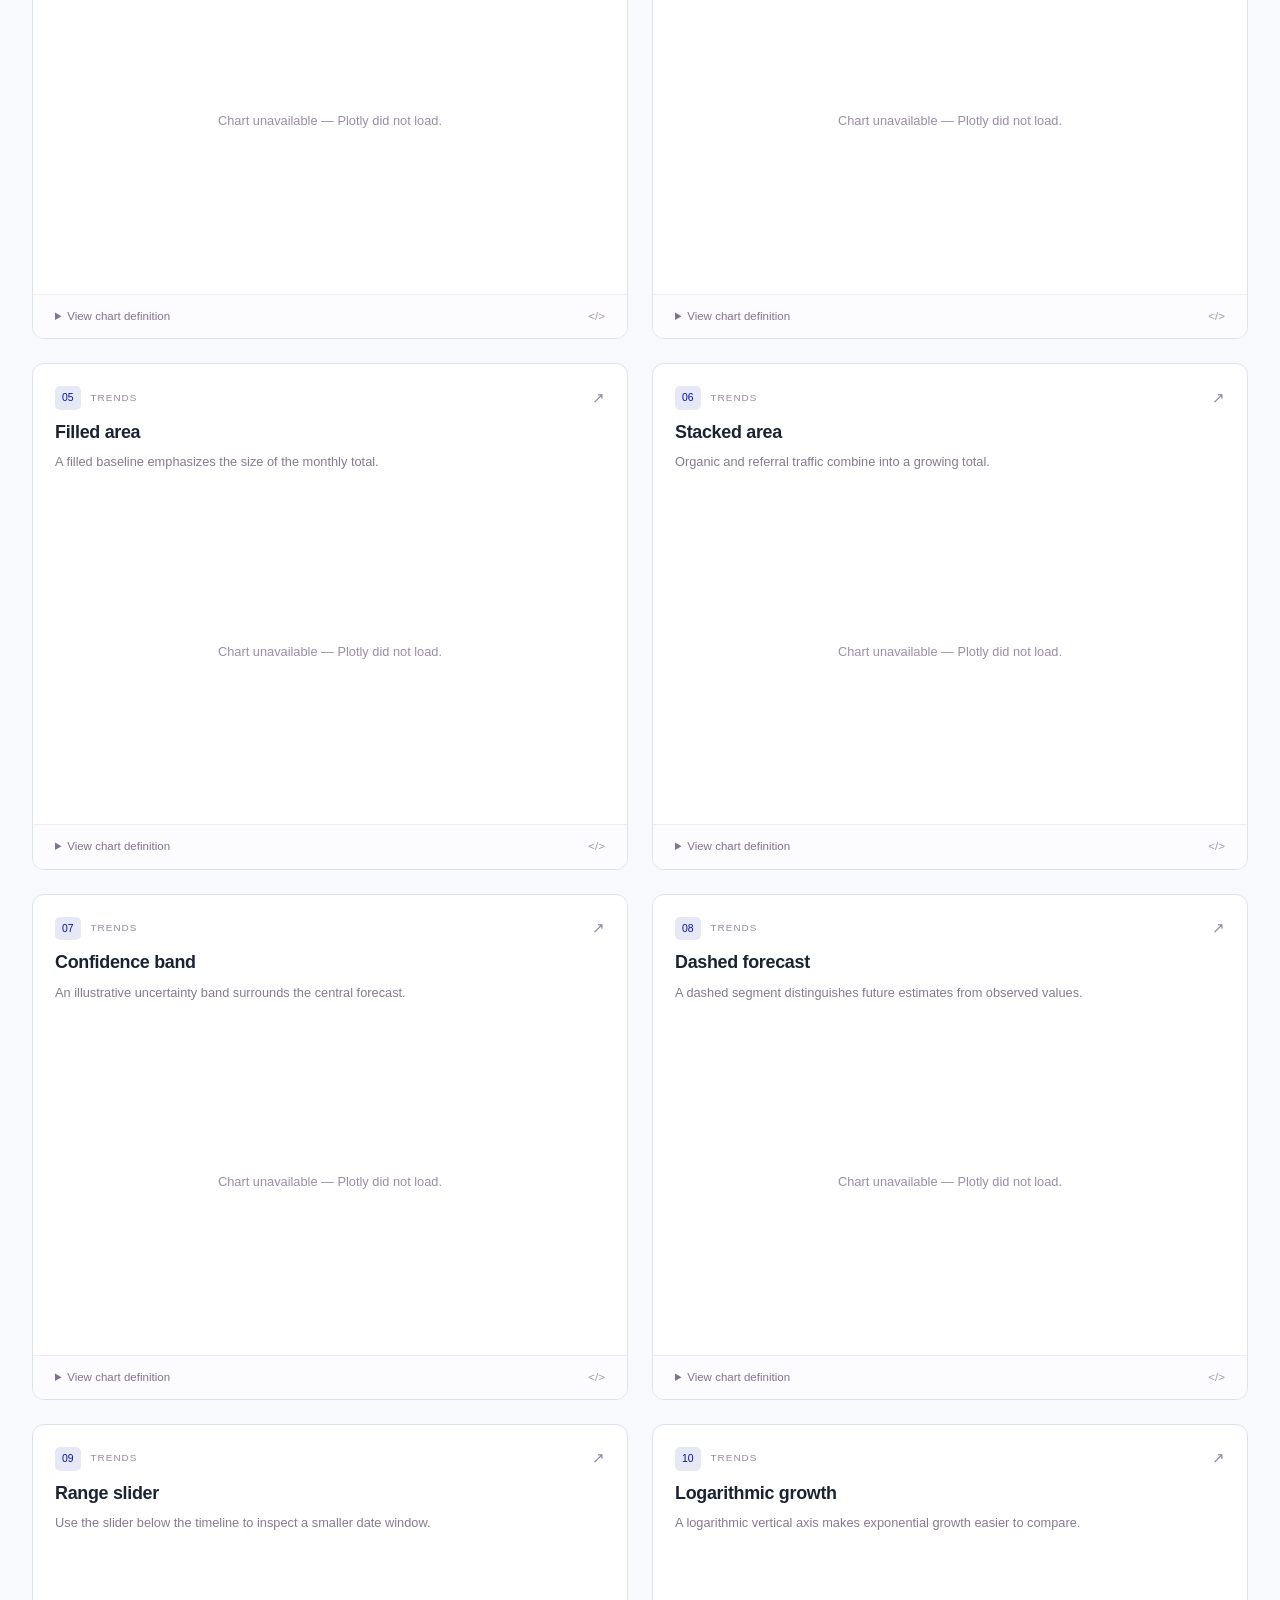
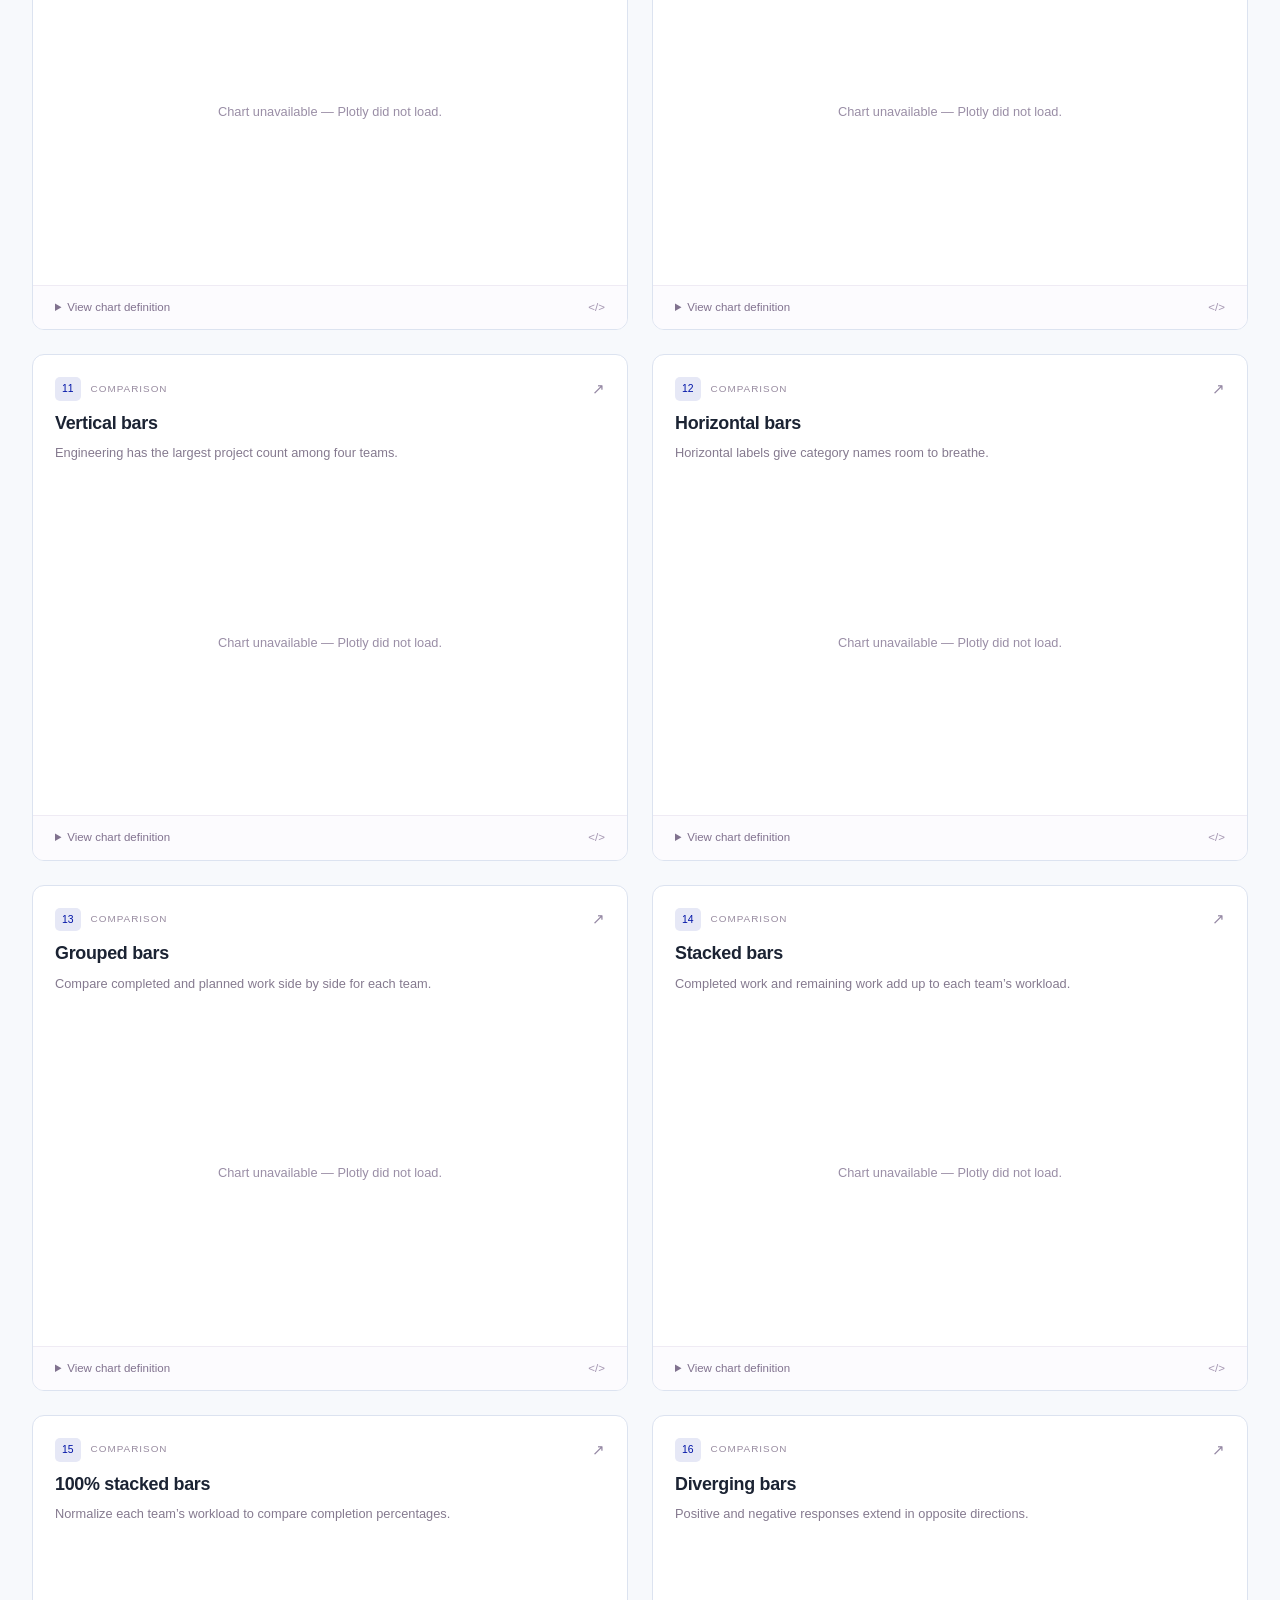
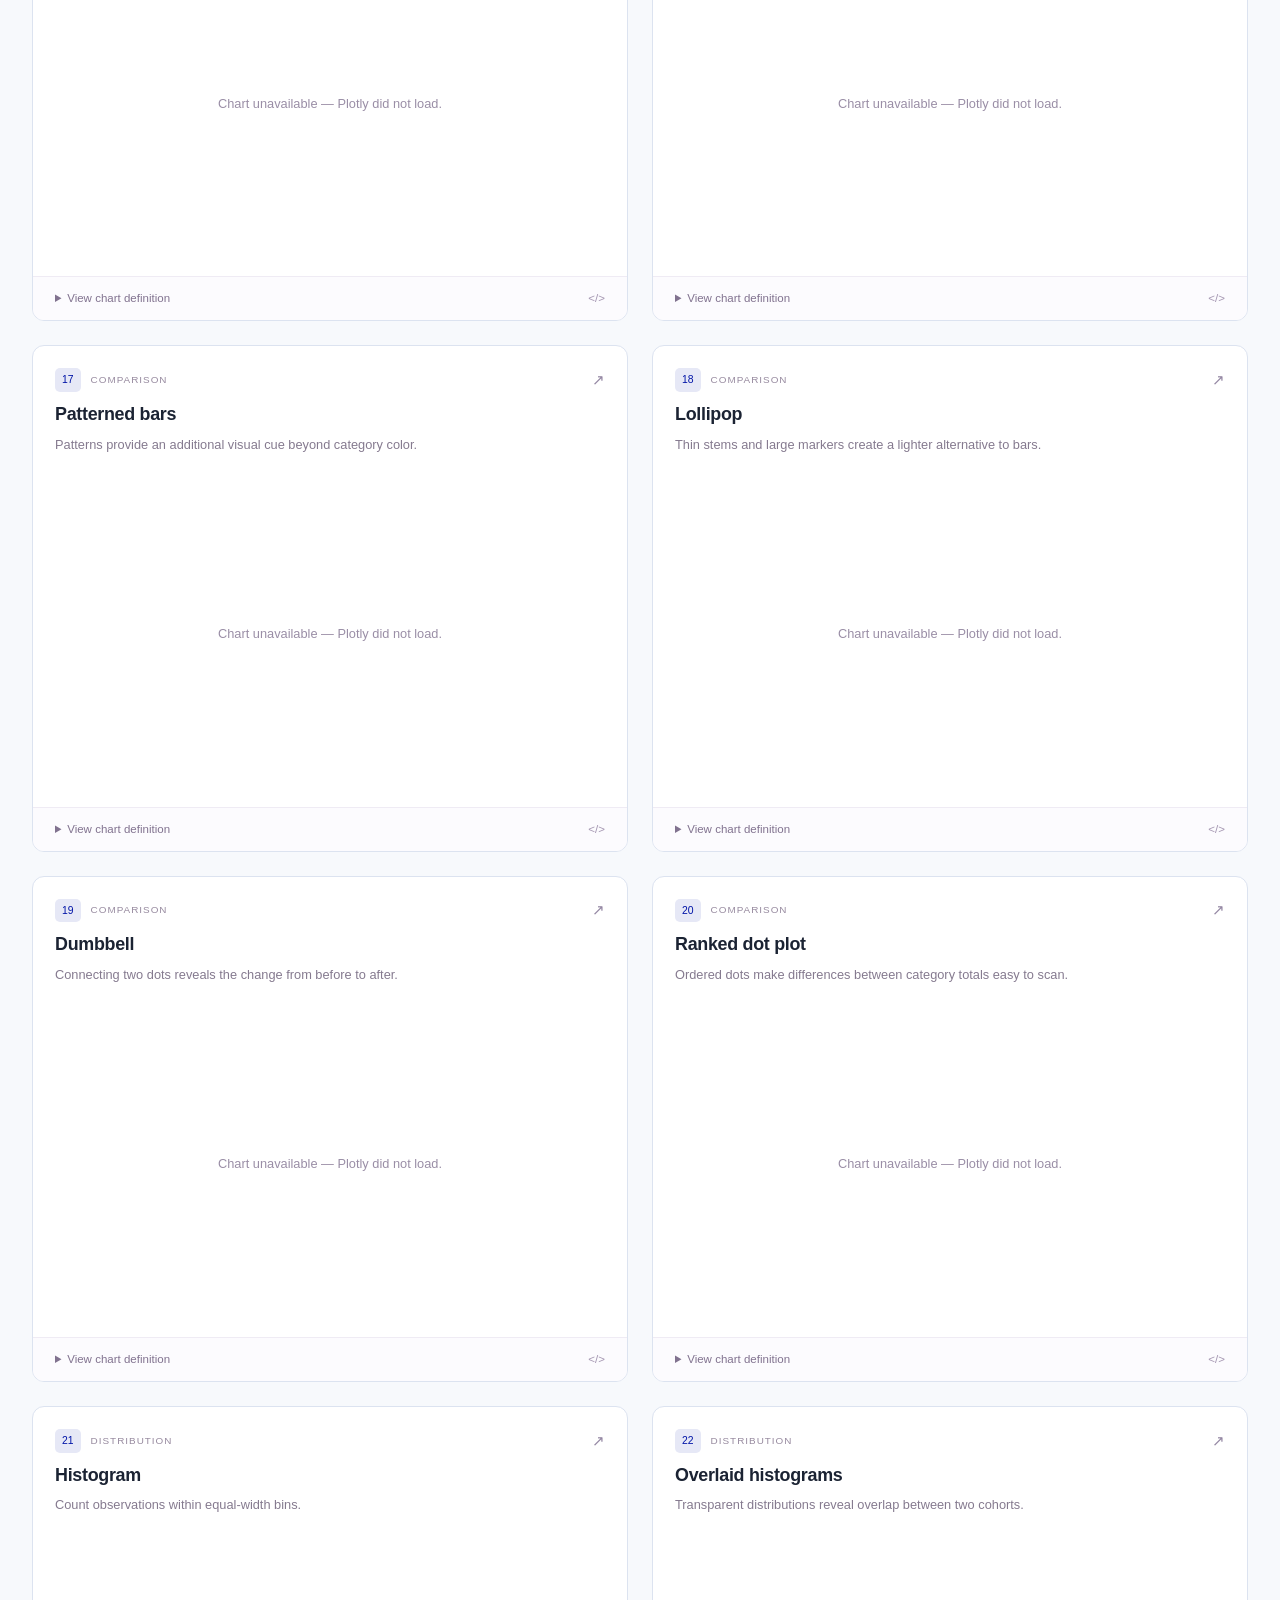
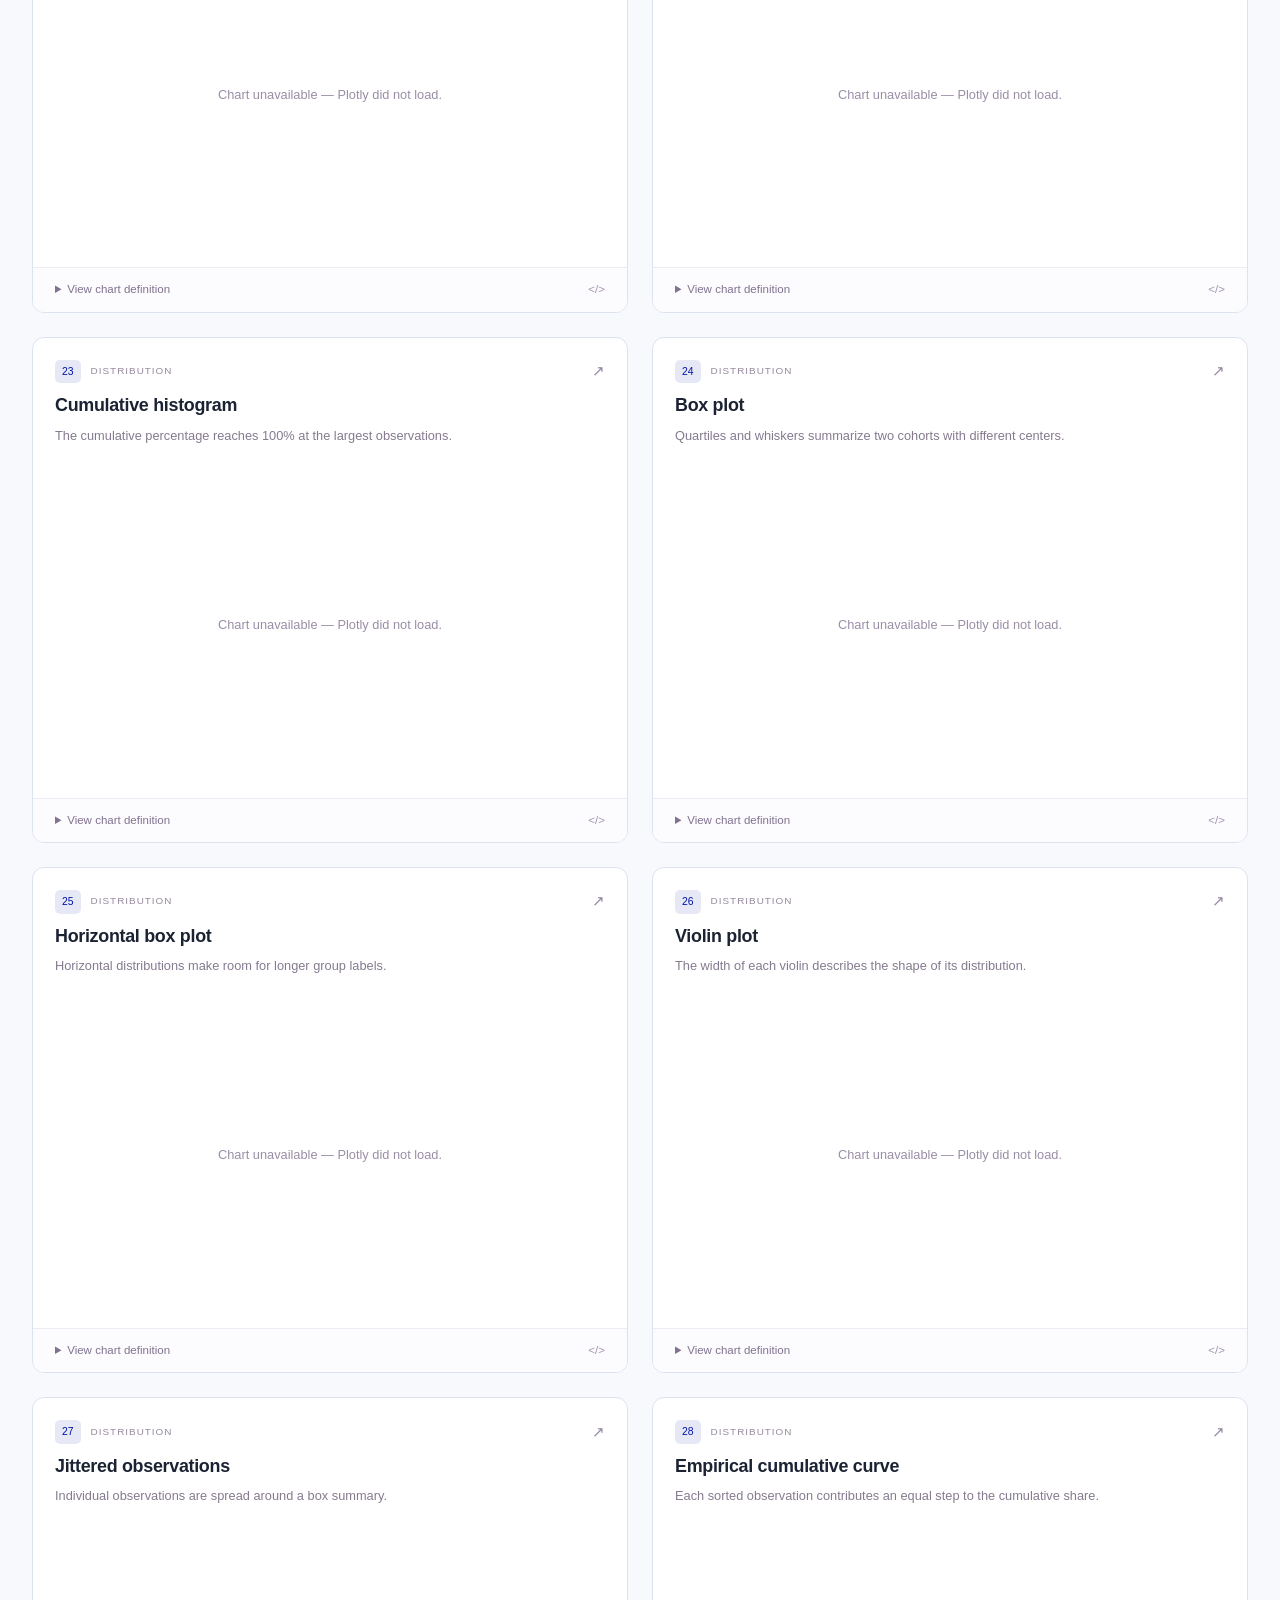
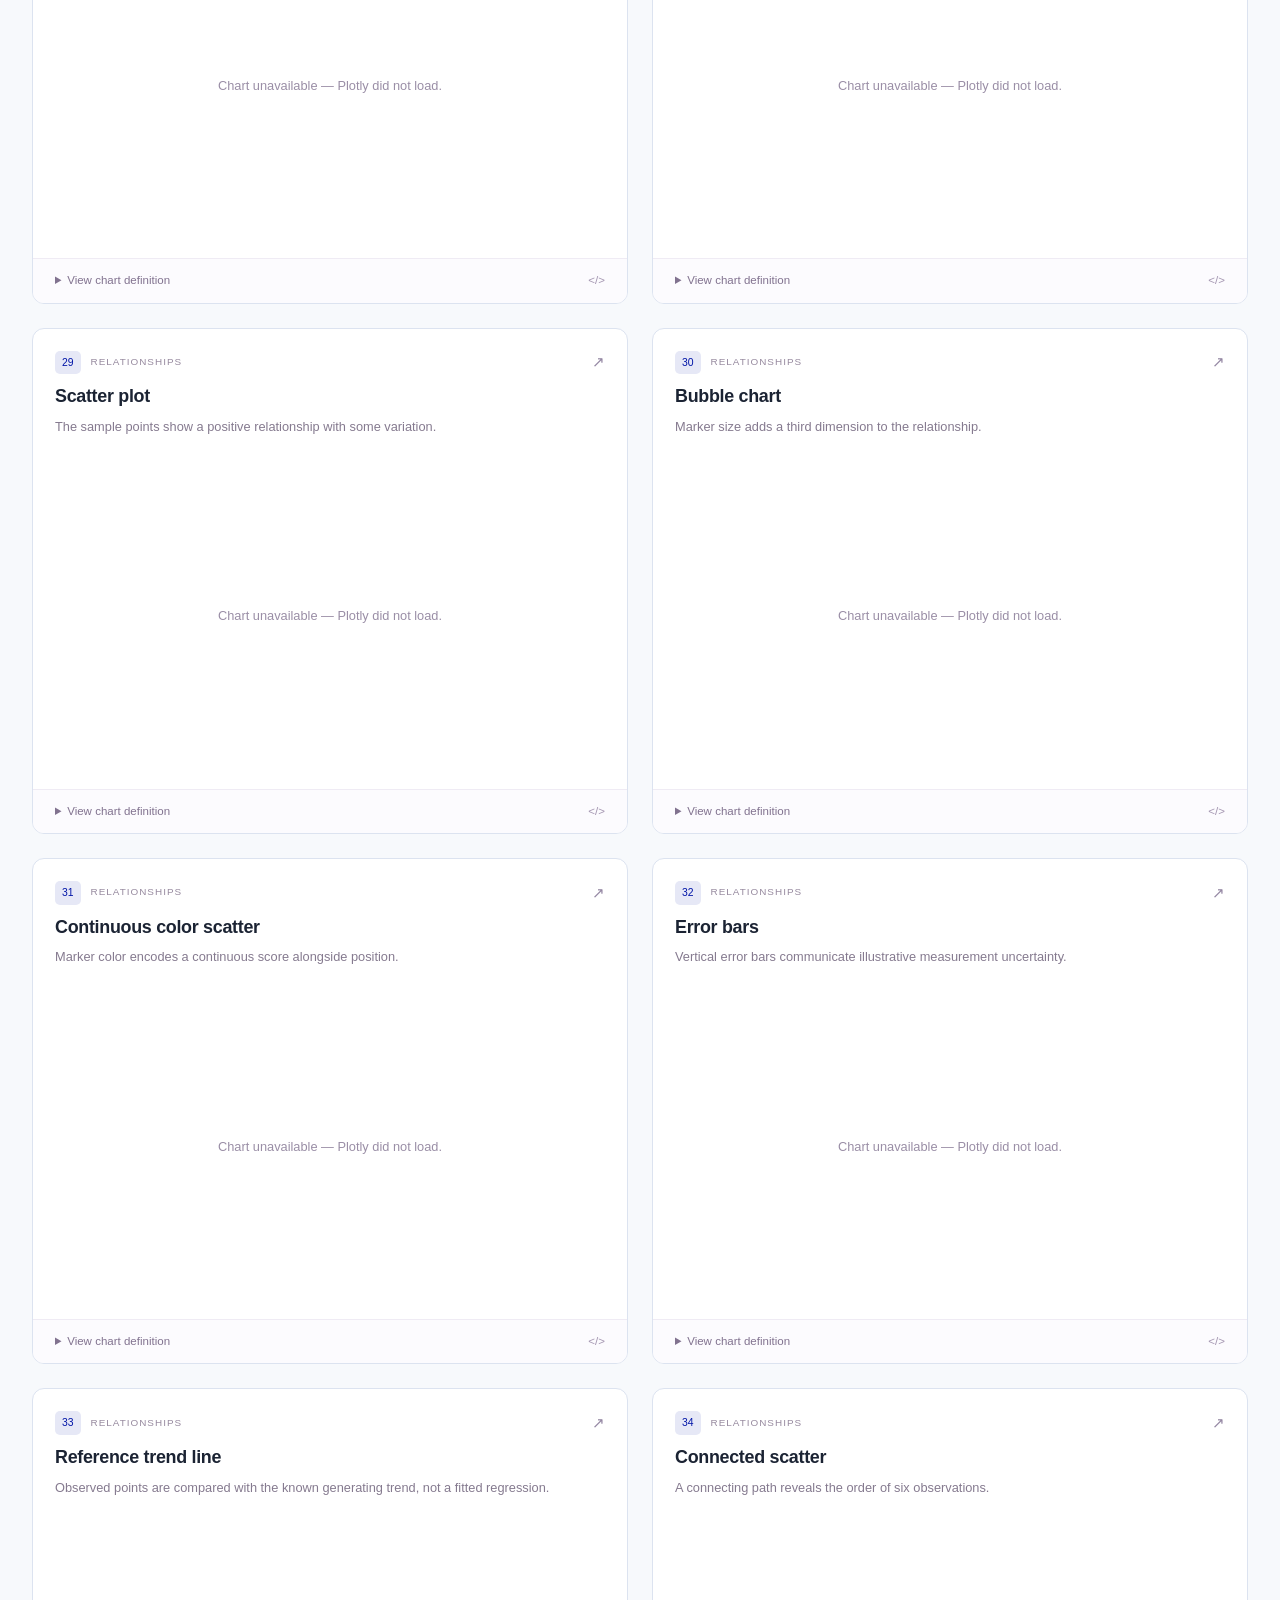
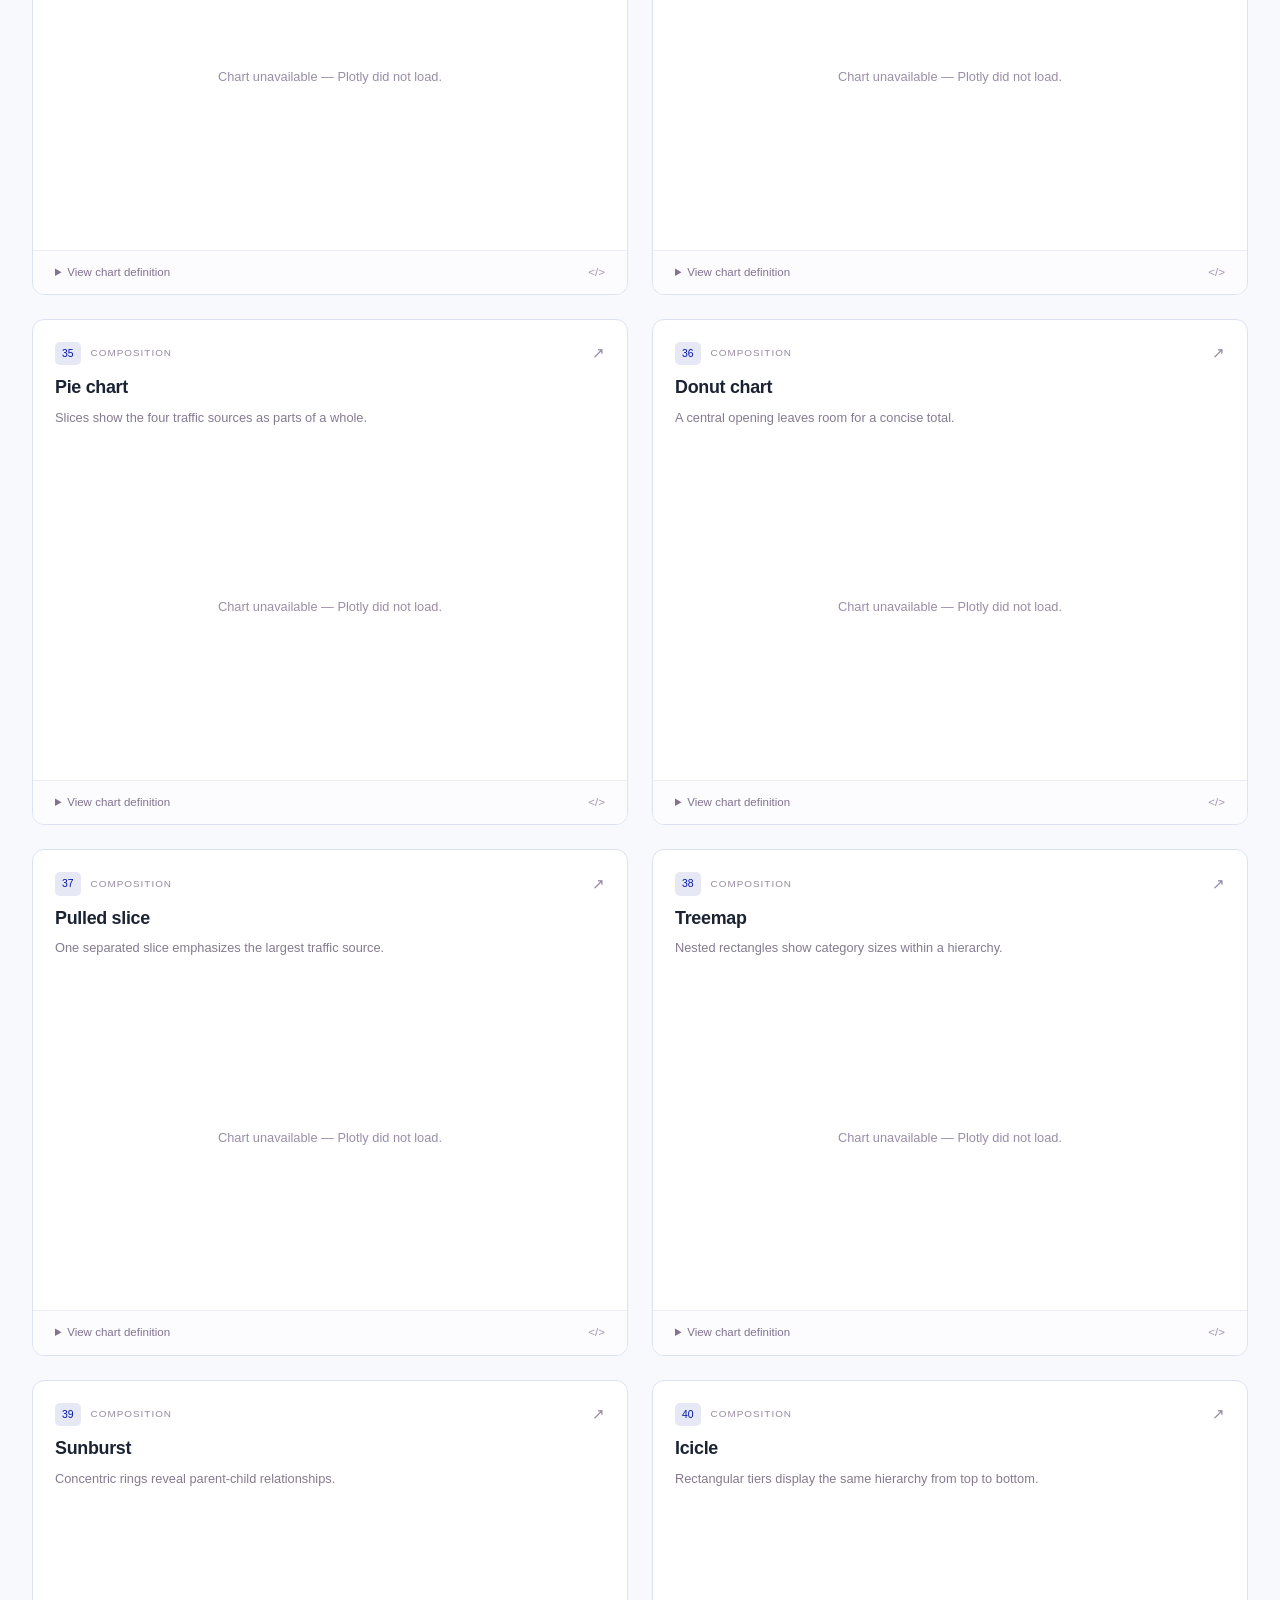
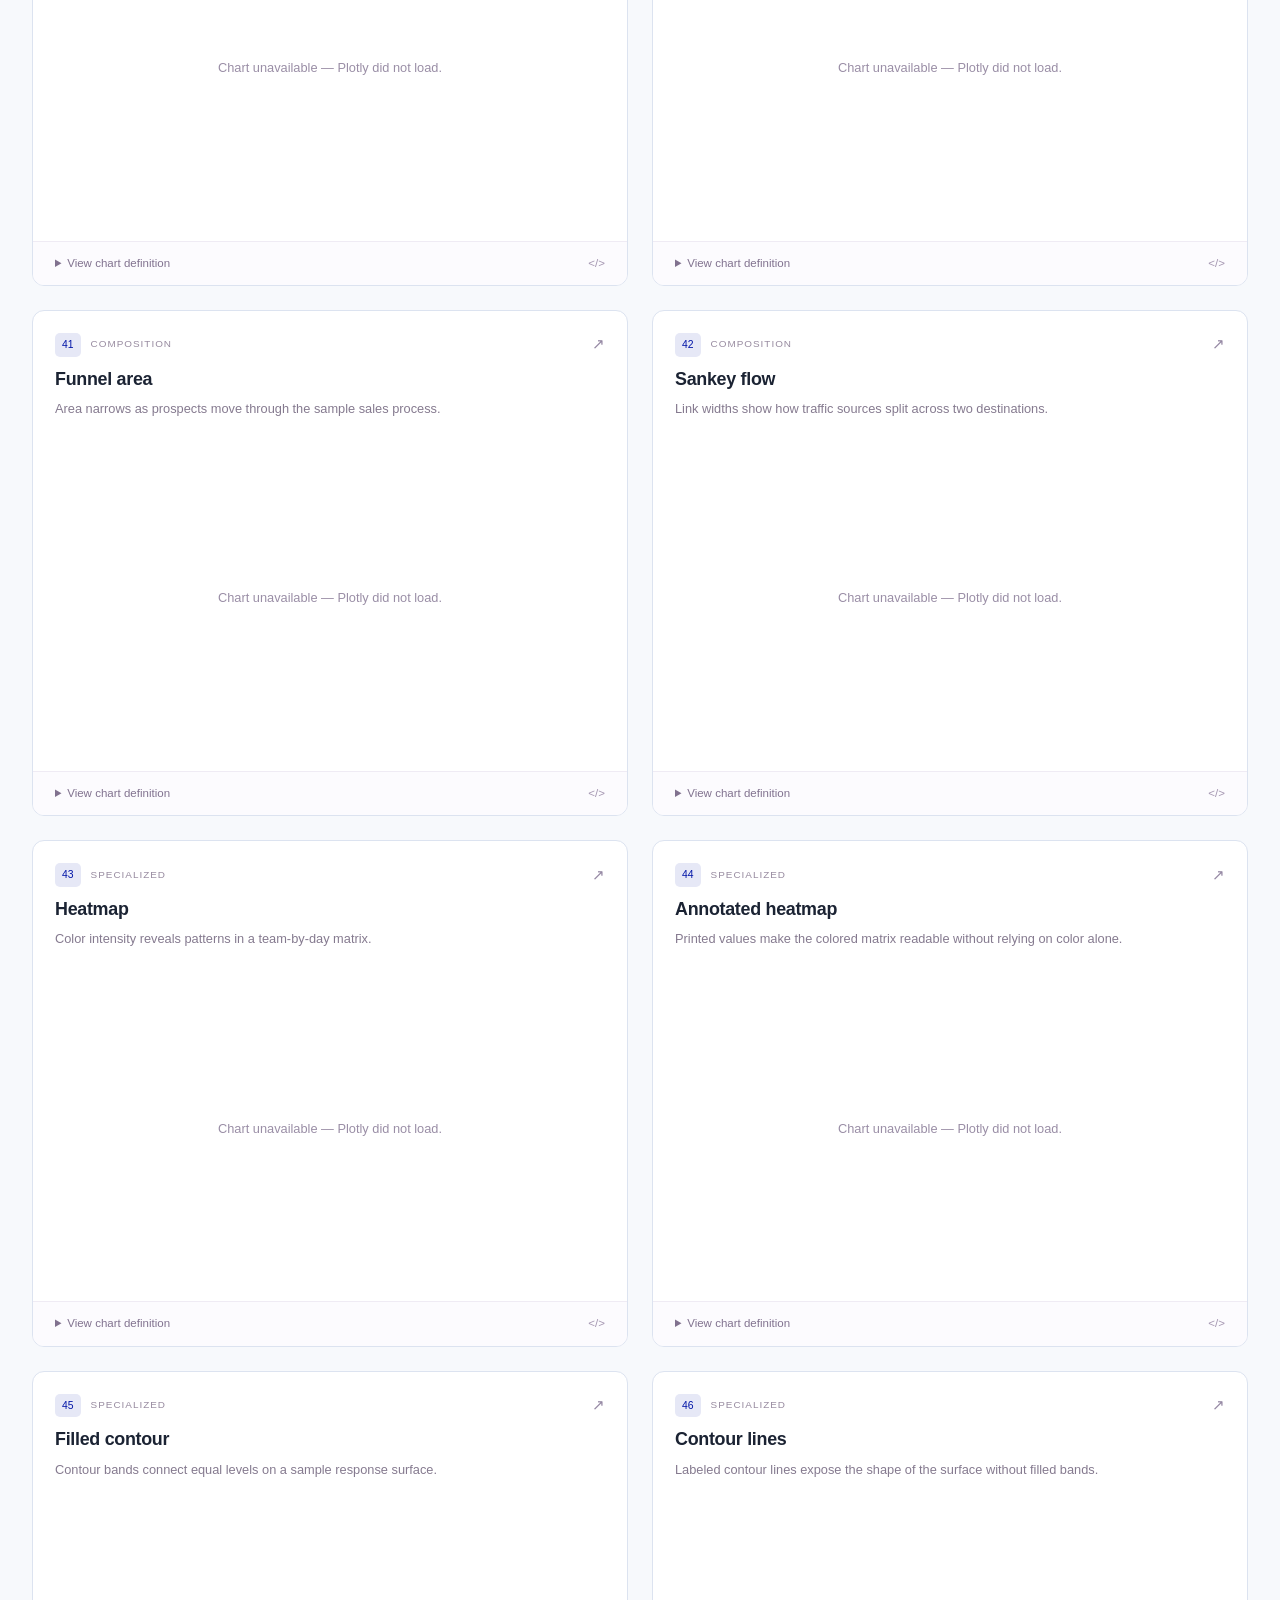
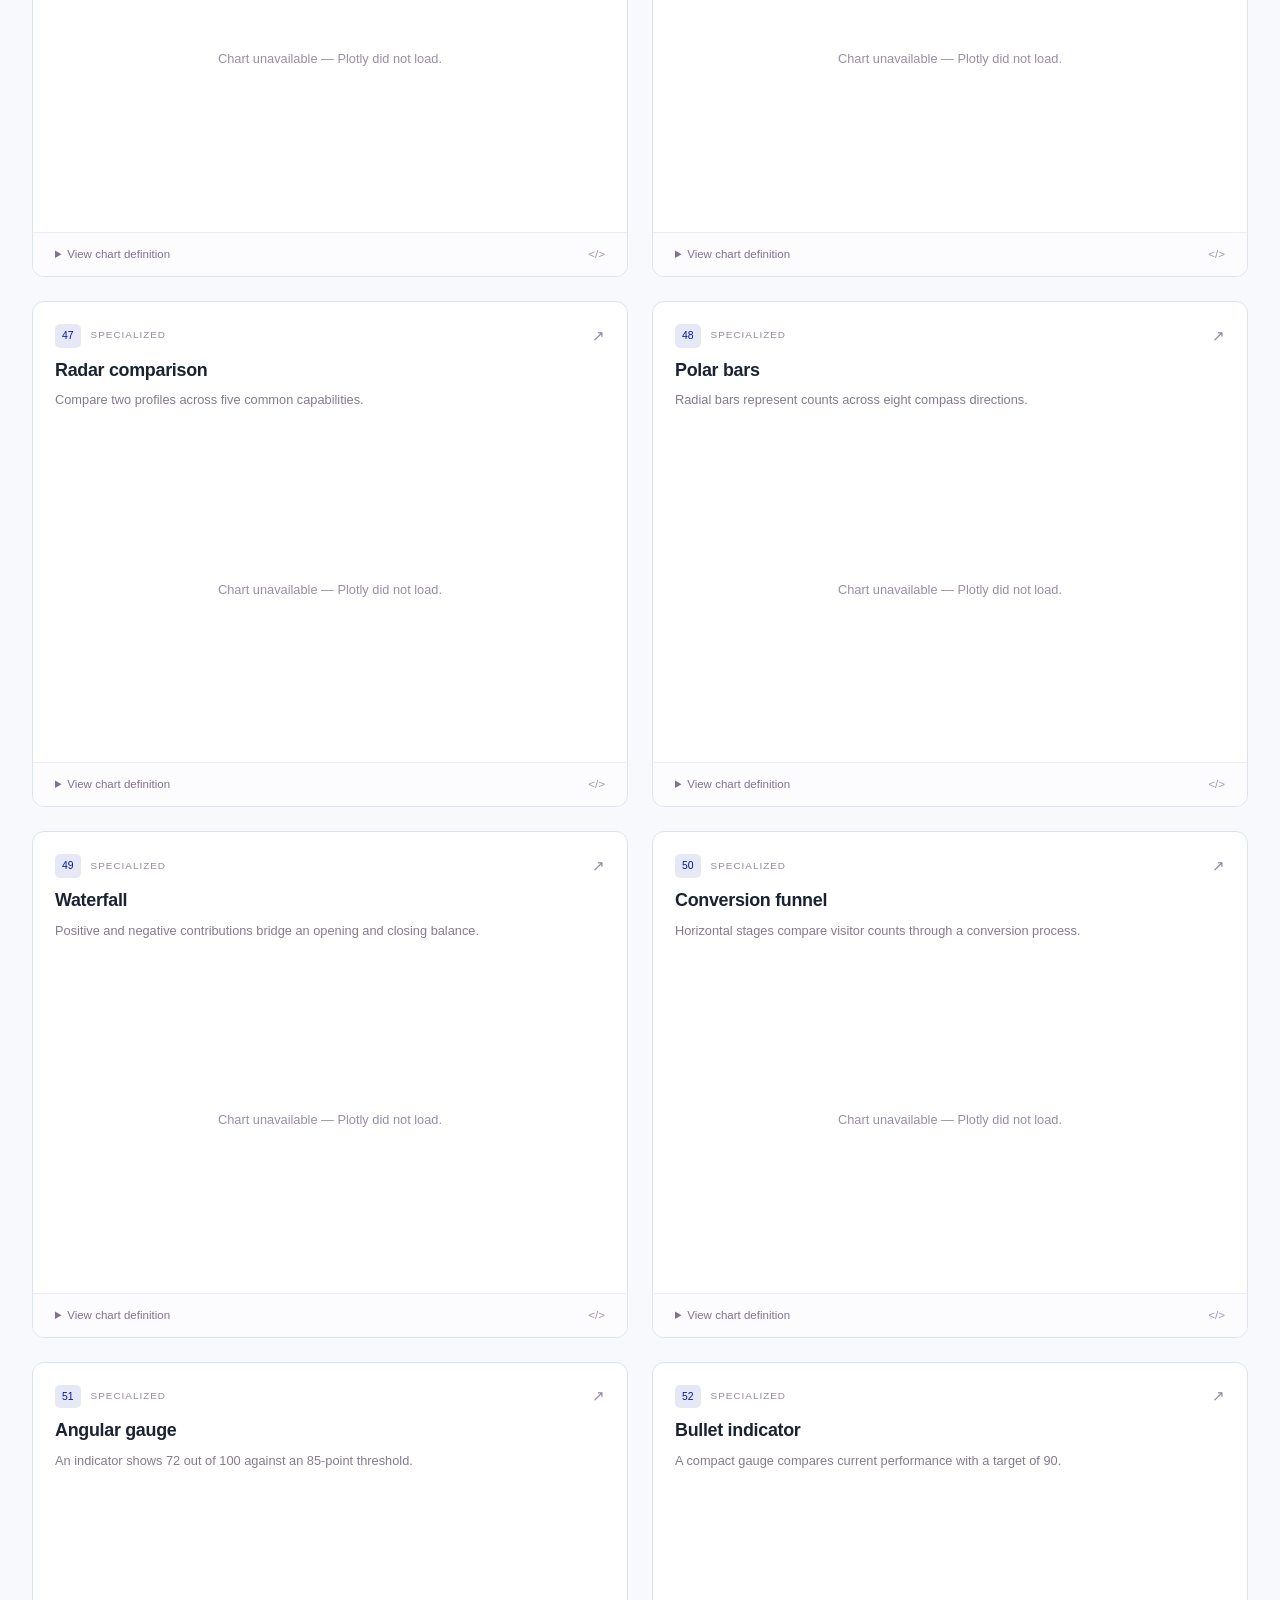
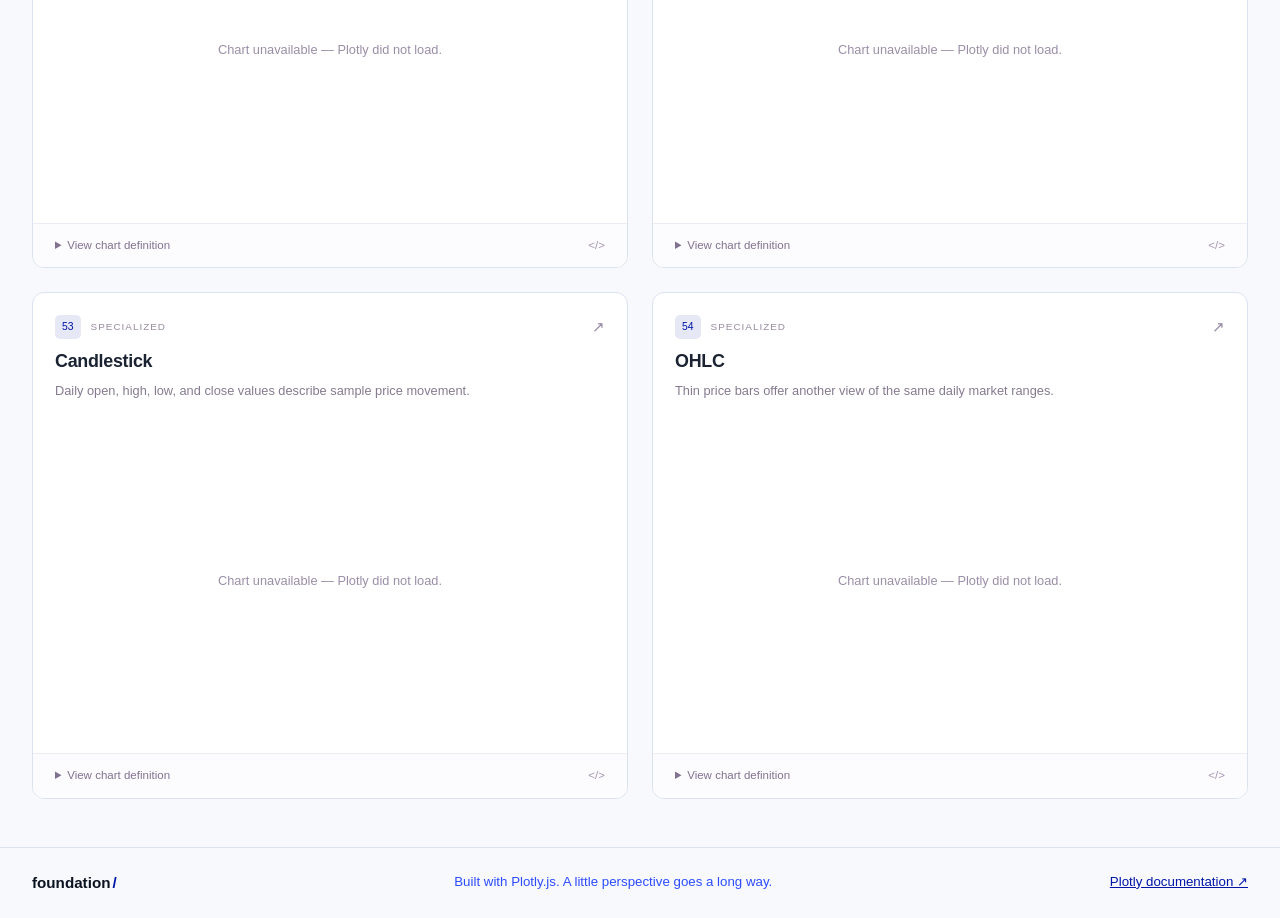
<file: charts.html>
<!doctype html>
<html lang="en">
  <head>
    <meta charset="utf-8" />
    <meta name="viewport" content="width=device-width, initial-scale=1" />
    <meta
      name="description"
      content="Explore 54 interactive Plotly.js chart examples, from lines and bars to heatmaps, Sankey flows, financial charts, and gauges."
    />
    <title>Chart gallery — Foundation</title>
    <link
      href="https://cdn.jsdelivr.net/npm/bootstrap@5.3.8/dist/css/bootstrap.min.css"
      rel="stylesheet"
      integrity="sha384-sRIl4kxILFvY47J16cr9ZwB07vP4J8+LH7qKQnuqkuIAvNWLzeN8tE5YBujZqJLB"
      crossorigin="anonymous"
    />
    <link href="assets/css/styles.css" rel="stylesheet" />
    <link href="assets/css/charts.css" rel="stylesheet" />
    <script
      src="https://cdn.plot.ly/plotly-4.1.1.min.js"
      charset="utf-8"
      defer
    ></script>
    <script src="assets/js/charts-data.js" defer></script>
    <script src="assets/js/charts.js" defer></script>
    <!-- Palette overrides must load after all other stylesheets. -->
    <link href="assets/css/tanner.css" rel="stylesheet" />
  </head>
  <body>
    <a class="visually-hidden-focusable skip-link" href="#main"
      >Skip to content</a
    >
    <nav
      class="navbar sticky-top bg-white border-bottom"
      aria-label="Main navigation"
    >
      <div class="container-xxl">
        <a
          class="navbar-brand fw-bold d-flex align-items-center gap-2"
          href="index.html"
          ><span class="brand-mark">f.</span> foundation<span class="brand-dot"
            >/</span
          ></a
        >
        <div class="chart-nav">
          <a href="index.html#components">Components</a
          ><a href="tables.html">Tables</a
          ><a
            class="btn btn-sm btn-outline-primary"
            href="charts.html"
            aria-current="page"
            >Charts</a
          >
          <a class="small text-secondary" href="icons.html">Icons</a>
        </div>
      </div>
    </nav>
    <header class="chart-hero border-bottom">
      <div class="container-xxl py-5">
        <nav aria-label="Breadcrumb">
          <ol class="breadcrumb small">
            <li class="breadcrumb-item"><a href="index.html">Home</a></li>
            <li class="breadcrumb-item active" aria-current="page">
              Chart gallery
            </li>
          </ol>
        </nav>
        <div class="row g-4 align-items-center mt-2">
          <div class="col-lg-8">
            <div class="eyebrow mb-3">
              <span class="status-dot"></span> THE FOUNDATION / DATA STORIES
            </div>
            <h1>
              A new perspective.<br /><span class="text-primary"
                >In every chart.</span
              >
            </h1>
            <p class="hero-description">
              54 interactive examples to turn numbers into something meaningful.
              Find your format, explore the data, and make it your own.
            </p>
            <div class="d-flex flex-wrap gap-3 small text-secondary">
              <span>✓ 6 collections</span><span>✓ Interactive by default</span
              ><span>✓ Ready to customize</span>
            </div>
          </div>
          <div class="col-lg-4">
            <div class="chart-hero-art" aria-hidden="true">
              <div class="art-label">A LITTLE CLARITY, AT A GLANCE</div>
              <div class="mini-bars">
                <i style="--bar: 36%"></i><i style="--bar: 58%"></i
                ><i style="--bar: 46%"></i><i style="--bar: 72%"></i
                ><i style="--bar: 64%"></i><i style="--bar: 92%"></i>
              </div>
              <div class="d-flex justify-content-between mt-3">
                <strong>54 ways to see it.</strong><span>↗</span>
              </div>
            </div>
          </div>
        </div>
      </div>
    </header>
    <main id="main" class="container-xxl py-5">
      <div class="section-heading">
        <div>
          <div class="eyebrow">EXPLORE THE COLLECTION</div>
          <h2>Find the right chart</h2>
          <p>
            Every example includes sample data and a reusable Plotly definition.
          </p>
        </div>
      </div>
      <noscript
        ><div class="alert alert-warning">
          Enable JavaScript to render the interactive charts and use the
          filters. Chart titles and descriptions are available below.
        </div></noscript
      >
      <form class="chart-filters" role="search" onsubmit="return false;">
        <div class="search-field">
          <label for="chartSearch" class="form-label">Search charts</label
          ><input
            type="search"
            id="chartSearch"
            class="form-control"
            placeholder="Try heatmap, line, or distribution…"
          />
        </div>
        <div>
          <label for="chartCategory" class="form-label">Collection</label
          ><select id="chartCategory" class="form-select">
            <option value="all">All collections</option>
            <option value="Trends">Trends</option>
            <option value="Comparison">Comparison</option>
            <option value="Distribution">Distribution</option>
            <option value="Relationships">Relationships</option>
            <option value="Composition">Composition</option>
            <option value="Specialized">Specialized</option>
          </select>
        </div>
        <button
          id="resetFilters"
          type="button"
          class="btn btn-outline-secondary"
        >
          Reset filters
        </button>
      </form>
      <div class="chart-status-row">
        <span id="resultCount" role="status">54 of 54 charts</span
        ><span id="libraryStatus">Loading Plotly…</span>
      </div>
      <p class="chart-help">
        All data is illustrative. Hover for values, drag to zoom where
        supported, or use the chart toolbar to reset and download a PNG.
        Descriptions provide a text summary of each chart.
      </p>
      <div id="emptyState" class="empty-state" hidden>
        <h2 class="h5">No matching charts</h2>
        <p class="mb-0">
          Try another search or reset the filters to see the full collection.
        </p>
      </div>
      <div class="chart-grid">
        <article
          class="chart-card"
          id="chart-01"
          aria-labelledby="chart-01-title"
        >
          <div class="chart-card-heading">
            <span class="chart-number">01</span
            ><span class="chart-category">Trends</span
            ><a
              class="chart-permalink"
              href="#chart-01"
              aria-label="Link to Classic line"
              >↗</a
            >
          </div>
          <h2 id="chart-01-title">Classic line</h2>
          <p id="chart-01-summary" class="chart-description">
            Monthly sales rise from 24 to 62 units, with a small dip in March.
          </p>
          <div class="chart-stage">
            <p class="chart-loading" role="status">
              Chart loads when you scroll into view.
            </p>
            <div
              class="chart-plot"
              id="chart-01-plot"
              role="region"
              aria-label="Classic line interactive chart"
              aria-describedby="chart-01-summary"
              aria-busy="true"
            ></div>
          </div>
          <details class="chart-source">
            <summary>
              View chart definition <span aria-hidden="true">&lt;/&gt;</span>
            </summary>
            <p>
              Pass these data, layout, and config objects to
              <code>Plotly.newPlot()</code>.
            </p>
            <pre tabindex="0" aria-label="Classic line Plotly definition"></pre>
          </details>
        </article>
        <article
          class="chart-card"
          id="chart-02"
          aria-labelledby="chart-02-title"
        >
          <div class="chart-card-heading">
            <span class="chart-number">02</span
            ><span class="chart-category">Trends</span
            ><a
              class="chart-permalink"
              href="#chart-02"
              aria-label="Link to Multiple lines"
              >↗</a
            >
          </div>
          <h2 id="chart-02-title">Multiple lines</h2>
          <p id="chart-02-summary" class="chart-description">
            Compare sales and a steadily increasing target over six months.
          </p>
          <div class="chart-stage">
            <p class="chart-loading" role="status">
              Chart loads when you scroll into view.
            </p>
            <div
              class="chart-plot"
              id="chart-02-plot"
              role="region"
              aria-label="Multiple lines interactive chart"
              aria-describedby="chart-02-summary"
              aria-busy="true"
            ></div>
          </div>
          <details class="chart-source">
            <summary>
              View chart definition <span aria-hidden="true">&lt;/&gt;</span>
            </summary>
            <p>
              Pass these data, layout, and config objects to
              <code>Plotly.newPlot()</code>.
            </p>
            <pre
              tabindex="0"
              aria-label="Multiple lines Plotly definition"
            ></pre>
          </details>
        </article>
        <article
          class="chart-card"
          id="chart-03"
          aria-labelledby="chart-03-title"
        >
          <div class="chart-card-heading">
            <span class="chart-number">03</span
            ><span class="chart-category">Trends</span
            ><a
              class="chart-permalink"
              href="#chart-03"
              aria-label="Link to Smooth spline"
              >↗</a
            >
          </div>
          <h2 id="chart-03-title">Smooth spline</h2>
          <p id="chart-03-summary" class="chart-description">
            A curved line emphasizes the overall shape of monthly demand.
          </p>
          <div class="chart-stage">
            <p class="chart-loading" role="status">
              Chart loads when you scroll into view.
            </p>
            <div
              class="chart-plot"
              id="chart-03-plot"
              role="region"
              aria-label="Smooth spline interactive chart"
              aria-describedby="chart-03-summary"
              aria-busy="true"
            ></div>
          </div>
          <details class="chart-source">
            <summary>
              View chart definition <span aria-hidden="true">&lt;/&gt;</span>
            </summary>
            <p>
              Pass these data, layout, and config objects to
              <code>Plotly.newPlot()</code>.
            </p>
            <pre
              tabindex="0"
              aria-label="Smooth spline Plotly definition"
            ></pre>
          </details>
        </article>
        <article
          class="chart-card"
          id="chart-04"
          aria-labelledby="chart-04-title"
        >
          <div class="chart-card-heading">
            <span class="chart-number">04</span
            ><span class="chart-category">Trends</span
            ><a
              class="chart-permalink"
              href="#chart-04"
              aria-label="Link to Step line"
              >↗</a
            >
          </div>
          <h2 id="chart-04-title">Step line</h2>
          <p id="chart-04-summary" class="chart-description">
            Capacity changes in discrete steps rather than continuously.
          </p>
          <div class="chart-stage">
            <p class="chart-loading" role="status">
              Chart loads when you scroll into view.
            </p>
            <div
              class="chart-plot"
              id="chart-04-plot"
              role="region"
              aria-label="Step line interactive chart"
              aria-describedby="chart-04-summary"
              aria-busy="true"
            ></div>
          </div>
          <details class="chart-source">
            <summary>
              View chart definition <span aria-hidden="true">&lt;/&gt;</span>
            </summary>
            <p>
              Pass these data, layout, and config objects to
              <code>Plotly.newPlot()</code>.
            </p>
            <pre tabindex="0" aria-label="Step line Plotly definition"></pre>
          </details>
        </article>
        <article
          class="chart-card"
          id="chart-05"
          aria-labelledby="chart-05-title"
        >
          <div class="chart-card-heading">
            <span class="chart-number">05</span
            ><span class="chart-category">Trends</span
            ><a
              class="chart-permalink"
              href="#chart-05"
              aria-label="Link to Filled area"
              >↗</a
            >
          </div>
          <h2 id="chart-05-title">Filled area</h2>
          <p id="chart-05-summary" class="chart-description">
            A filled baseline emphasizes the size of the monthly total.
          </p>
          <div class="chart-stage">
            <p class="chart-loading" role="status">
              Chart loads when you scroll into view.
            </p>
            <div
              class="chart-plot"
              id="chart-05-plot"
              role="region"
              aria-label="Filled area interactive chart"
              aria-describedby="chart-05-summary"
              aria-busy="true"
            ></div>
          </div>
          <details class="chart-source">
            <summary>
              View chart definition <span aria-hidden="true">&lt;/&gt;</span>
            </summary>
            <p>
              Pass these data, layout, and config objects to
              <code>Plotly.newPlot()</code>.
            </p>
            <pre tabindex="0" aria-label="Filled area Plotly definition"></pre>
          </details>
        </article>
        <article
          class="chart-card"
          id="chart-06"
          aria-labelledby="chart-06-title"
        >
          <div class="chart-card-heading">
            <span class="chart-number">06</span
            ><span class="chart-category">Trends</span
            ><a
              class="chart-permalink"
              href="#chart-06"
              aria-label="Link to Stacked area"
              >↗</a
            >
          </div>
          <h2 id="chart-06-title">Stacked area</h2>
          <p id="chart-06-summary" class="chart-description">
            Organic and referral traffic combine into a growing total.
          </p>
          <div class="chart-stage">
            <p class="chart-loading" role="status">
              Chart loads when you scroll into view.
            </p>
            <div
              class="chart-plot"
              id="chart-06-plot"
              role="region"
              aria-label="Stacked area interactive chart"
              aria-describedby="chart-06-summary"
              aria-busy="true"
            ></div>
          </div>
          <details class="chart-source">
            <summary>
              View chart definition <span aria-hidden="true">&lt;/&gt;</span>
            </summary>
            <p>
              Pass these data, layout, and config objects to
              <code>Plotly.newPlot()</code>.
            </p>
            <pre tabindex="0" aria-label="Stacked area Plotly definition"></pre>
          </details>
        </article>
        <article
          class="chart-card"
          id="chart-07"
          aria-labelledby="chart-07-title"
        >
          <div class="chart-card-heading">
            <span class="chart-number">07</span
            ><span class="chart-category">Trends</span
            ><a
              class="chart-permalink"
              href="#chart-07"
              aria-label="Link to Confidence band"
              >↗</a
            >
          </div>
          <h2 id="chart-07-title">Confidence band</h2>
          <p id="chart-07-summary" class="chart-description">
            An illustrative uncertainty band surrounds the central forecast.
          </p>
          <div class="chart-stage">
            <p class="chart-loading" role="status">
              Chart loads when you scroll into view.
            </p>
            <div
              class="chart-plot"
              id="chart-07-plot"
              role="region"
              aria-label="Confidence band interactive chart"
              aria-describedby="chart-07-summary"
              aria-busy="true"
            ></div>
          </div>
          <details class="chart-source">
            <summary>
              View chart definition <span aria-hidden="true">&lt;/&gt;</span>
            </summary>
            <p>
              Pass these data, layout, and config objects to
              <code>Plotly.newPlot()</code>.
            </p>
            <pre
              tabindex="0"
              aria-label="Confidence band Plotly definition"
            ></pre>
          </details>
        </article>
        <article
          class="chart-card"
          id="chart-08"
          aria-labelledby="chart-08-title"
        >
          <div class="chart-card-heading">
            <span class="chart-number">08</span
            ><span class="chart-category">Trends</span
            ><a
              class="chart-permalink"
              href="#chart-08"
              aria-label="Link to Dashed forecast"
              >↗</a
            >
          </div>
          <h2 id="chart-08-title">Dashed forecast</h2>
          <p id="chart-08-summary" class="chart-description">
            A dashed segment distinguishes future estimates from observed
            values.
          </p>
          <div class="chart-stage">
            <p class="chart-loading" role="status">
              Chart loads when you scroll into view.
            </p>
            <div
              class="chart-plot"
              id="chart-08-plot"
              role="region"
              aria-label="Dashed forecast interactive chart"
              aria-describedby="chart-08-summary"
              aria-busy="true"
            ></div>
          </div>
          <details class="chart-source">
            <summary>
              View chart definition <span aria-hidden="true">&lt;/&gt;</span>
            </summary>
            <p>
              Pass these data, layout, and config objects to
              <code>Plotly.newPlot()</code>.
            </p>
            <pre
              tabindex="0"
              aria-label="Dashed forecast Plotly definition"
            ></pre>
          </details>
        </article>
        <article
          class="chart-card"
          id="chart-09"
          aria-labelledby="chart-09-title"
        >
          <div class="chart-card-heading">
            <span class="chart-number">09</span
            ><span class="chart-category">Trends</span
            ><a
              class="chart-permalink"
              href="#chart-09"
              aria-label="Link to Range slider"
              >↗</a
            >
          </div>
          <h2 id="chart-09-title">Range slider</h2>
          <p id="chart-09-summary" class="chart-description">
            Use the slider below the timeline to inspect a smaller date window.
          </p>
          <div class="chart-stage">
            <p class="chart-loading" role="status">
              Chart loads when you scroll into view.
            </p>
            <div
              class="chart-plot"
              id="chart-09-plot"
              role="region"
              aria-label="Range slider interactive chart"
              aria-describedby="chart-09-summary"
              aria-busy="true"
            ></div>
          </div>
          <details class="chart-source">
            <summary>
              View chart definition <span aria-hidden="true">&lt;/&gt;</span>
            </summary>
            <p>
              Pass these data, layout, and config objects to
              <code>Plotly.newPlot()</code>.
            </p>
            <pre tabindex="0" aria-label="Range slider Plotly definition"></pre>
          </details>
        </article>
        <article
          class="chart-card"
          id="chart-10"
          aria-labelledby="chart-10-title"
        >
          <div class="chart-card-heading">
            <span class="chart-number">10</span
            ><span class="chart-category">Trends</span
            ><a
              class="chart-permalink"
              href="#chart-10"
              aria-label="Link to Logarithmic growth"
              >↗</a
            >
          </div>
          <h2 id="chart-10-title">Logarithmic growth</h2>
          <p id="chart-10-summary" class="chart-description">
            A logarithmic vertical axis makes exponential growth easier to
            compare.
          </p>
          <div class="chart-stage">
            <p class="chart-loading" role="status">
              Chart loads when you scroll into view.
            </p>
            <div
              class="chart-plot"
              id="chart-10-plot"
              role="region"
              aria-label="Logarithmic growth interactive chart"
              aria-describedby="chart-10-summary"
              aria-busy="true"
            ></div>
          </div>
          <details class="chart-source">
            <summary>
              View chart definition <span aria-hidden="true">&lt;/&gt;</span>
            </summary>
            <p>
              Pass these data, layout, and config objects to
              <code>Plotly.newPlot()</code>.
            </p>
            <pre
              tabindex="0"
              aria-label="Logarithmic growth Plotly definition"
            ></pre>
          </details>
        </article>
        <article
          class="chart-card"
          id="chart-11"
          aria-labelledby="chart-11-title"
        >
          <div class="chart-card-heading">
            <span class="chart-number">11</span
            ><span class="chart-category">Comparison</span
            ><a
              class="chart-permalink"
              href="#chart-11"
              aria-label="Link to Vertical bars"
              >↗</a
            >
          </div>
          <h2 id="chart-11-title">Vertical bars</h2>
          <p id="chart-11-summary" class="chart-description">
            Engineering has the largest project count among four teams.
          </p>
          <div class="chart-stage">
            <p class="chart-loading" role="status">
              Chart loads when you scroll into view.
            </p>
            <div
              class="chart-plot"
              id="chart-11-plot"
              role="region"
              aria-label="Vertical bars interactive chart"
              aria-describedby="chart-11-summary"
              aria-busy="true"
            ></div>
          </div>
          <details class="chart-source">
            <summary>
              View chart definition <span aria-hidden="true">&lt;/&gt;</span>
            </summary>
            <p>
              Pass these data, layout, and config objects to
              <code>Plotly.newPlot()</code>.
            </p>
            <pre
              tabindex="0"
              aria-label="Vertical bars Plotly definition"
            ></pre>
          </details>
        </article>
        <article
          class="chart-card"
          id="chart-12"
          aria-labelledby="chart-12-title"
        >
          <div class="chart-card-heading">
            <span class="chart-number">12</span
            ><span class="chart-category">Comparison</span
            ><a
              class="chart-permalink"
              href="#chart-12"
              aria-label="Link to Horizontal bars"
              >↗</a
            >
          </div>
          <h2 id="chart-12-title">Horizontal bars</h2>
          <p id="chart-12-summary" class="chart-description">
            Horizontal labels give category names room to breathe.
          </p>
          <div class="chart-stage">
            <p class="chart-loading" role="status">
              Chart loads when you scroll into view.
            </p>
            <div
              class="chart-plot"
              id="chart-12-plot"
              role="region"
              aria-label="Horizontal bars interactive chart"
              aria-describedby="chart-12-summary"
              aria-busy="true"
            ></div>
          </div>
          <details class="chart-source">
            <summary>
              View chart definition <span aria-hidden="true">&lt;/&gt;</span>
            </summary>
            <p>
              Pass these data, layout, and config objects to
              <code>Plotly.newPlot()</code>.
            </p>
            <pre
              tabindex="0"
              aria-label="Horizontal bars Plotly definition"
            ></pre>
          </details>
        </article>
        <article
          class="chart-card"
          id="chart-13"
          aria-labelledby="chart-13-title"
        >
          <div class="chart-card-heading">
            <span class="chart-number">13</span
            ><span class="chart-category">Comparison</span
            ><a
              class="chart-permalink"
              href="#chart-13"
              aria-label="Link to Grouped bars"
              >↗</a
            >
          </div>
          <h2 id="chart-13-title">Grouped bars</h2>
          <p id="chart-13-summary" class="chart-description">
            Compare completed and planned work side by side for each team.
          </p>
          <div class="chart-stage">
            <p class="chart-loading" role="status">
              Chart loads when you scroll into view.
            </p>
            <div
              class="chart-plot"
              id="chart-13-plot"
              role="region"
              aria-label="Grouped bars interactive chart"
              aria-describedby="chart-13-summary"
              aria-busy="true"
            ></div>
          </div>
          <details class="chart-source">
            <summary>
              View chart definition <span aria-hidden="true">&lt;/&gt;</span>
            </summary>
            <p>
              Pass these data, layout, and config objects to
              <code>Plotly.newPlot()</code>.
            </p>
            <pre tabindex="0" aria-label="Grouped bars Plotly definition"></pre>
          </details>
        </article>
        <article
          class="chart-card"
          id="chart-14"
          aria-labelledby="chart-14-title"
        >
          <div class="chart-card-heading">
            <span class="chart-number">14</span
            ><span class="chart-category">Comparison</span
            ><a
              class="chart-permalink"
              href="#chart-14"
              aria-label="Link to Stacked bars"
              >↗</a
            >
          </div>
          <h2 id="chart-14-title">Stacked bars</h2>
          <p id="chart-14-summary" class="chart-description">
            Completed work and remaining work add up to each team’s workload.
          </p>
          <div class="chart-stage">
            <p class="chart-loading" role="status">
              Chart loads when you scroll into view.
            </p>
            <div
              class="chart-plot"
              id="chart-14-plot"
              role="region"
              aria-label="Stacked bars interactive chart"
              aria-describedby="chart-14-summary"
              aria-busy="true"
            ></div>
          </div>
          <details class="chart-source">
            <summary>
              View chart definition <span aria-hidden="true">&lt;/&gt;</span>
            </summary>
            <p>
              Pass these data, layout, and config objects to
              <code>Plotly.newPlot()</code>.
            </p>
            <pre tabindex="0" aria-label="Stacked bars Plotly definition"></pre>
          </details>
        </article>
        <article
          class="chart-card"
          id="chart-15"
          aria-labelledby="chart-15-title"
        >
          <div class="chart-card-heading">
            <span class="chart-number">15</span
            ><span class="chart-category">Comparison</span
            ><a
              class="chart-permalink"
              href="#chart-15"
              aria-label="Link to 100% stacked bars"
              >↗</a
            >
          </div>
          <h2 id="chart-15-title">100% stacked bars</h2>
          <p id="chart-15-summary" class="chart-description">
            Normalize each team’s workload to compare completion percentages.
          </p>
          <div class="chart-stage">
            <p class="chart-loading" role="status">
              Chart loads when you scroll into view.
            </p>
            <div
              class="chart-plot"
              id="chart-15-plot"
              role="region"
              aria-label="100% stacked bars interactive chart"
              aria-describedby="chart-15-summary"
              aria-busy="true"
            ></div>
          </div>
          <details class="chart-source">
            <summary>
              View chart definition <span aria-hidden="true">&lt;/&gt;</span>
            </summary>
            <p>
              Pass these data, layout, and config objects to
              <code>Plotly.newPlot()</code>.
            </p>
            <pre
              tabindex="0"
              aria-label="100% stacked bars Plotly definition"
            ></pre>
          </details>
        </article>
        <article
          class="chart-card"
          id="chart-16"
          aria-labelledby="chart-16-title"
        >
          <div class="chart-card-heading">
            <span class="chart-number">16</span
            ><span class="chart-category">Comparison</span
            ><a
              class="chart-permalink"
              href="#chart-16"
              aria-label="Link to Diverging bars"
              >↗</a
            >
          </div>
          <h2 id="chart-16-title">Diverging bars</h2>
          <p id="chart-16-summary" class="chart-description">
            Positive and negative responses extend in opposite directions.
          </p>
          <div class="chart-stage">
            <p class="chart-loading" role="status">
              Chart loads when you scroll into view.
            </p>
            <div
              class="chart-plot"
              id="chart-16-plot"
              role="region"
              aria-label="Diverging bars interactive chart"
              aria-describedby="chart-16-summary"
              aria-busy="true"
            ></div>
          </div>
          <details class="chart-source">
            <summary>
              View chart definition <span aria-hidden="true">&lt;/&gt;</span>
            </summary>
            <p>
              Pass these data, layout, and config objects to
              <code>Plotly.newPlot()</code>.
            </p>
            <pre
              tabindex="0"
              aria-label="Diverging bars Plotly definition"
            ></pre>
          </details>
        </article>
        <article
          class="chart-card"
          id="chart-17"
          aria-labelledby="chart-17-title"
        >
          <div class="chart-card-heading">
            <span class="chart-number">17</span
            ><span class="chart-category">Comparison</span
            ><a
              class="chart-permalink"
              href="#chart-17"
              aria-label="Link to Patterned bars"
              >↗</a
            >
          </div>
          <h2 id="chart-17-title">Patterned bars</h2>
          <p id="chart-17-summary" class="chart-description">
            Patterns provide an additional visual cue beyond category color.
          </p>
          <div class="chart-stage">
            <p class="chart-loading" role="status">
              Chart loads when you scroll into view.
            </p>
            <div
              class="chart-plot"
              id="chart-17-plot"
              role="region"
              aria-label="Patterned bars interactive chart"
              aria-describedby="chart-17-summary"
              aria-busy="true"
            ></div>
          </div>
          <details class="chart-source">
            <summary>
              View chart definition <span aria-hidden="true">&lt;/&gt;</span>
            </summary>
            <p>
              Pass these data, layout, and config objects to
              <code>Plotly.newPlot()</code>.
            </p>
            <pre
              tabindex="0"
              aria-label="Patterned bars Plotly definition"
            ></pre>
          </details>
        </article>
        <article
          class="chart-card"
          id="chart-18"
          aria-labelledby="chart-18-title"
        >
          <div class="chart-card-heading">
            <span class="chart-number">18</span
            ><span class="chart-category">Comparison</span
            ><a
              class="chart-permalink"
              href="#chart-18"
              aria-label="Link to Lollipop"
              >↗</a
            >
          </div>
          <h2 id="chart-18-title">Lollipop</h2>
          <p id="chart-18-summary" class="chart-description">
            Thin stems and large markers create a lighter alternative to bars.
          </p>
          <div class="chart-stage">
            <p class="chart-loading" role="status">
              Chart loads when you scroll into view.
            </p>
            <div
              class="chart-plot"
              id="chart-18-plot"
              role="region"
              aria-label="Lollipop interactive chart"
              aria-describedby="chart-18-summary"
              aria-busy="true"
            ></div>
          </div>
          <details class="chart-source">
            <summary>
              View chart definition <span aria-hidden="true">&lt;/&gt;</span>
            </summary>
            <p>
              Pass these data, layout, and config objects to
              <code>Plotly.newPlot()</code>.
            </p>
            <pre tabindex="0" aria-label="Lollipop Plotly definition"></pre>
          </details>
        </article>
        <article
          class="chart-card"
          id="chart-19"
          aria-labelledby="chart-19-title"
        >
          <div class="chart-card-heading">
            <span class="chart-number">19</span
            ><span class="chart-category">Comparison</span
            ><a
              class="chart-permalink"
              href="#chart-19"
              aria-label="Link to Dumbbell"
              >↗</a
            >
          </div>
          <h2 id="chart-19-title">Dumbbell</h2>
          <p id="chart-19-summary" class="chart-description">
            Connecting two dots reveals the change from before to after.
          </p>
          <div class="chart-stage">
            <p class="chart-loading" role="status">
              Chart loads when you scroll into view.
            </p>
            <div
              class="chart-plot"
              id="chart-19-plot"
              role="region"
              aria-label="Dumbbell interactive chart"
              aria-describedby="chart-19-summary"
              aria-busy="true"
            ></div>
          </div>
          <details class="chart-source">
            <summary>
              View chart definition <span aria-hidden="true">&lt;/&gt;</span>
            </summary>
            <p>
              Pass these data, layout, and config objects to
              <code>Plotly.newPlot()</code>.
            </p>
            <pre tabindex="0" aria-label="Dumbbell Plotly definition"></pre>
          </details>
        </article>
        <article
          class="chart-card"
          id="chart-20"
          aria-labelledby="chart-20-title"
        >
          <div class="chart-card-heading">
            <span class="chart-number">20</span
            ><span class="chart-category">Comparison</span
            ><a
              class="chart-permalink"
              href="#chart-20"
              aria-label="Link to Ranked dot plot"
              >↗</a
            >
          </div>
          <h2 id="chart-20-title">Ranked dot plot</h2>
          <p id="chart-20-summary" class="chart-description">
            Ordered dots make differences between category totals easy to scan.
          </p>
          <div class="chart-stage">
            <p class="chart-loading" role="status">
              Chart loads when you scroll into view.
            </p>
            <div
              class="chart-plot"
              id="chart-20-plot"
              role="region"
              aria-label="Ranked dot plot interactive chart"
              aria-describedby="chart-20-summary"
              aria-busy="true"
            ></div>
          </div>
          <details class="chart-source">
            <summary>
              View chart definition <span aria-hidden="true">&lt;/&gt;</span>
            </summary>
            <p>
              Pass these data, layout, and config objects to
              <code>Plotly.newPlot()</code>.
            </p>
            <pre
              tabindex="0"
              aria-label="Ranked dot plot Plotly definition"
            ></pre>
          </details>
        </article>
        <article
          class="chart-card"
          id="chart-21"
          aria-labelledby="chart-21-title"
        >
          <div class="chart-card-heading">
            <span class="chart-number">21</span
            ><span class="chart-category">Distribution</span
            ><a
              class="chart-permalink"
              href="#chart-21"
              aria-label="Link to Histogram"
              >↗</a
            >
          </div>
          <h2 id="chart-21-title">Histogram</h2>
          <p id="chart-21-summary" class="chart-description">
            Count observations within equal-width bins.
          </p>
          <div class="chart-stage">
            <p class="chart-loading" role="status">
              Chart loads when you scroll into view.
            </p>
            <div
              class="chart-plot"
              id="chart-21-plot"
              role="region"
              aria-label="Histogram interactive chart"
              aria-describedby="chart-21-summary"
              aria-busy="true"
            ></div>
          </div>
          <details class="chart-source">
            <summary>
              View chart definition <span aria-hidden="true">&lt;/&gt;</span>
            </summary>
            <p>
              Pass these data, layout, and config objects to
              <code>Plotly.newPlot()</code>.
            </p>
            <pre tabindex="0" aria-label="Histogram Plotly definition"></pre>
          </details>
        </article>
        <article
          class="chart-card"
          id="chart-22"
          aria-labelledby="chart-22-title"
        >
          <div class="chart-card-heading">
            <span class="chart-number">22</span
            ><span class="chart-category">Distribution</span
            ><a
              class="chart-permalink"
              href="#chart-22"
              aria-label="Link to Overlaid histograms"
              >↗</a
            >
          </div>
          <h2 id="chart-22-title">Overlaid histograms</h2>
          <p id="chart-22-summary" class="chart-description">
            Transparent distributions reveal overlap between two cohorts.
          </p>
          <div class="chart-stage">
            <p class="chart-loading" role="status">
              Chart loads when you scroll into view.
            </p>
            <div
              class="chart-plot"
              id="chart-22-plot"
              role="region"
              aria-label="Overlaid histograms interactive chart"
              aria-describedby="chart-22-summary"
              aria-busy="true"
            ></div>
          </div>
          <details class="chart-source">
            <summary>
              View chart definition <span aria-hidden="true">&lt;/&gt;</span>
            </summary>
            <p>
              Pass these data, layout, and config objects to
              <code>Plotly.newPlot()</code>.
            </p>
            <pre
              tabindex="0"
              aria-label="Overlaid histograms Plotly definition"
            ></pre>
          </details>
        </article>
        <article
          class="chart-card"
          id="chart-23"
          aria-labelledby="chart-23-title"
        >
          <div class="chart-card-heading">
            <span class="chart-number">23</span
            ><span class="chart-category">Distribution</span
            ><a
              class="chart-permalink"
              href="#chart-23"
              aria-label="Link to Cumulative histogram"
              >↗</a
            >
          </div>
          <h2 id="chart-23-title">Cumulative histogram</h2>
          <p id="chart-23-summary" class="chart-description">
            The cumulative percentage reaches 100% at the largest observations.
          </p>
          <div class="chart-stage">
            <p class="chart-loading" role="status">
              Chart loads when you scroll into view.
            </p>
            <div
              class="chart-plot"
              id="chart-23-plot"
              role="region"
              aria-label="Cumulative histogram interactive chart"
              aria-describedby="chart-23-summary"
              aria-busy="true"
            ></div>
          </div>
          <details class="chart-source">
            <summary>
              View chart definition <span aria-hidden="true">&lt;/&gt;</span>
            </summary>
            <p>
              Pass these data, layout, and config objects to
              <code>Plotly.newPlot()</code>.
            </p>
            <pre
              tabindex="0"
              aria-label="Cumulative histogram Plotly definition"
            ></pre>
          </details>
        </article>
        <article
          class="chart-card"
          id="chart-24"
          aria-labelledby="chart-24-title"
        >
          <div class="chart-card-heading">
            <span class="chart-number">24</span
            ><span class="chart-category">Distribution</span
            ><a
              class="chart-permalink"
              href="#chart-24"
              aria-label="Link to Box plot"
              >↗</a
            >
          </div>
          <h2 id="chart-24-title">Box plot</h2>
          <p id="chart-24-summary" class="chart-description">
            Quartiles and whiskers summarize two cohorts with different centers.
          </p>
          <div class="chart-stage">
            <p class="chart-loading" role="status">
              Chart loads when you scroll into view.
            </p>
            <div
              class="chart-plot"
              id="chart-24-plot"
              role="region"
              aria-label="Box plot interactive chart"
              aria-describedby="chart-24-summary"
              aria-busy="true"
            ></div>
          </div>
          <details class="chart-source">
            <summary>
              View chart definition <span aria-hidden="true">&lt;/&gt;</span>
            </summary>
            <p>
              Pass these data, layout, and config objects to
              <code>Plotly.newPlot()</code>.
            </p>
            <pre tabindex="0" aria-label="Box plot Plotly definition"></pre>
          </details>
        </article>
        <article
          class="chart-card"
          id="chart-25"
          aria-labelledby="chart-25-title"
        >
          <div class="chart-card-heading">
            <span class="chart-number">25</span
            ><span class="chart-category">Distribution</span
            ><a
              class="chart-permalink"
              href="#chart-25"
              aria-label="Link to Horizontal box plot"
              >↗</a
            >
          </div>
          <h2 id="chart-25-title">Horizontal box plot</h2>
          <p id="chart-25-summary" class="chart-description">
            Horizontal distributions make room for longer group labels.
          </p>
          <div class="chart-stage">
            <p class="chart-loading" role="status">
              Chart loads when you scroll into view.
            </p>
            <div
              class="chart-plot"
              id="chart-25-plot"
              role="region"
              aria-label="Horizontal box plot interactive chart"
              aria-describedby="chart-25-summary"
              aria-busy="true"
            ></div>
          </div>
          <details class="chart-source">
            <summary>
              View chart definition <span aria-hidden="true">&lt;/&gt;</span>
            </summary>
            <p>
              Pass these data, layout, and config objects to
              <code>Plotly.newPlot()</code>.
            </p>
            <pre
              tabindex="0"
              aria-label="Horizontal box plot Plotly definition"
            ></pre>
          </details>
        </article>
        <article
          class="chart-card"
          id="chart-26"
          aria-labelledby="chart-26-title"
        >
          <div class="chart-card-heading">
            <span class="chart-number">26</span
            ><span class="chart-category">Distribution</span
            ><a
              class="chart-permalink"
              href="#chart-26"
              aria-label="Link to Violin plot"
              >↗</a
            >
          </div>
          <h2 id="chart-26-title">Violin plot</h2>
          <p id="chart-26-summary" class="chart-description">
            The width of each violin describes the shape of its distribution.
          </p>
          <div class="chart-stage">
            <p class="chart-loading" role="status">
              Chart loads when you scroll into view.
            </p>
            <div
              class="chart-plot"
              id="chart-26-plot"
              role="region"
              aria-label="Violin plot interactive chart"
              aria-describedby="chart-26-summary"
              aria-busy="true"
            ></div>
          </div>
          <details class="chart-source">
            <summary>
              View chart definition <span aria-hidden="true">&lt;/&gt;</span>
            </summary>
            <p>
              Pass these data, layout, and config objects to
              <code>Plotly.newPlot()</code>.
            </p>
            <pre tabindex="0" aria-label="Violin plot Plotly definition"></pre>
          </details>
        </article>
        <article
          class="chart-card"
          id="chart-27"
          aria-labelledby="chart-27-title"
        >
          <div class="chart-card-heading">
            <span class="chart-number">27</span
            ><span class="chart-category">Distribution</span
            ><a
              class="chart-permalink"
              href="#chart-27"
              aria-label="Link to Jittered observations"
              >↗</a
            >
          </div>
          <h2 id="chart-27-title">Jittered observations</h2>
          <p id="chart-27-summary" class="chart-description">
            Individual observations are spread around a box summary.
          </p>
          <div class="chart-stage">
            <p class="chart-loading" role="status">
              Chart loads when you scroll into view.
            </p>
            <div
              class="chart-plot"
              id="chart-27-plot"
              role="region"
              aria-label="Jittered observations interactive chart"
              aria-describedby="chart-27-summary"
              aria-busy="true"
            ></div>
          </div>
          <details class="chart-source">
            <summary>
              View chart definition <span aria-hidden="true">&lt;/&gt;</span>
            </summary>
            <p>
              Pass these data, layout, and config objects to
              <code>Plotly.newPlot()</code>.
            </p>
            <pre
              tabindex="0"
              aria-label="Jittered observations Plotly definition"
            ></pre>
          </details>
        </article>
        <article
          class="chart-card"
          id="chart-28"
          aria-labelledby="chart-28-title"
        >
          <div class="chart-card-heading">
            <span class="chart-number">28</span
            ><span class="chart-category">Distribution</span
            ><a
              class="chart-permalink"
              href="#chart-28"
              aria-label="Link to Empirical cumulative curve"
              >↗</a
            >
          </div>
          <h2 id="chart-28-title">Empirical cumulative curve</h2>
          <p id="chart-28-summary" class="chart-description">
            Each sorted observation contributes an equal step to the cumulative
            share.
          </p>
          <div class="chart-stage">
            <p class="chart-loading" role="status">
              Chart loads when you scroll into view.
            </p>
            <div
              class="chart-plot"
              id="chart-28-plot"
              role="region"
              aria-label="Empirical cumulative curve interactive chart"
              aria-describedby="chart-28-summary"
              aria-busy="true"
            ></div>
          </div>
          <details class="chart-source">
            <summary>
              View chart definition <span aria-hidden="true">&lt;/&gt;</span>
            </summary>
            <p>
              Pass these data, layout, and config objects to
              <code>Plotly.newPlot()</code>.
            </p>
            <pre
              tabindex="0"
              aria-label="Empirical cumulative curve Plotly definition"
            ></pre>
          </details>
        </article>
        <article
          class="chart-card"
          id="chart-29"
          aria-labelledby="chart-29-title"
        >
          <div class="chart-card-heading">
            <span class="chart-number">29</span
            ><span class="chart-category">Relationships</span
            ><a
              class="chart-permalink"
              href="#chart-29"
              aria-label="Link to Scatter plot"
              >↗</a
            >
          </div>
          <h2 id="chart-29-title">Scatter plot</h2>
          <p id="chart-29-summary" class="chart-description">
            The sample points show a positive relationship with some variation.
          </p>
          <div class="chart-stage">
            <p class="chart-loading" role="status">
              Chart loads when you scroll into view.
            </p>
            <div
              class="chart-plot"
              id="chart-29-plot"
              role="region"
              aria-label="Scatter plot interactive chart"
              aria-describedby="chart-29-summary"
              aria-busy="true"
            ></div>
          </div>
          <details class="chart-source">
            <summary>
              View chart definition <span aria-hidden="true">&lt;/&gt;</span>
            </summary>
            <p>
              Pass these data, layout, and config objects to
              <code>Plotly.newPlot()</code>.
            </p>
            <pre tabindex="0" aria-label="Scatter plot Plotly definition"></pre>
          </details>
        </article>
        <article
          class="chart-card"
          id="chart-30"
          aria-labelledby="chart-30-title"
        >
          <div class="chart-card-heading">
            <span class="chart-number">30</span
            ><span class="chart-category">Relationships</span
            ><a
              class="chart-permalink"
              href="#chart-30"
              aria-label="Link to Bubble chart"
              >↗</a
            >
          </div>
          <h2 id="chart-30-title">Bubble chart</h2>
          <p id="chart-30-summary" class="chart-description">
            Marker size adds a third dimension to the relationship.
          </p>
          <div class="chart-stage">
            <p class="chart-loading" role="status">
              Chart loads when you scroll into view.
            </p>
            <div
              class="chart-plot"
              id="chart-30-plot"
              role="region"
              aria-label="Bubble chart interactive chart"
              aria-describedby="chart-30-summary"
              aria-busy="true"
            ></div>
          </div>
          <details class="chart-source">
            <summary>
              View chart definition <span aria-hidden="true">&lt;/&gt;</span>
            </summary>
            <p>
              Pass these data, layout, and config objects to
              <code>Plotly.newPlot()</code>.
            </p>
            <pre tabindex="0" aria-label="Bubble chart Plotly definition"></pre>
          </details>
        </article>
        <article
          class="chart-card"
          id="chart-31"
          aria-labelledby="chart-31-title"
        >
          <div class="chart-card-heading">
            <span class="chart-number">31</span
            ><span class="chart-category">Relationships</span
            ><a
              class="chart-permalink"
              href="#chart-31"
              aria-label="Link to Continuous color scatter"
              >↗</a
            >
          </div>
          <h2 id="chart-31-title">Continuous color scatter</h2>
          <p id="chart-31-summary" class="chart-description">
            Marker color encodes a continuous score alongside position.
          </p>
          <div class="chart-stage">
            <p class="chart-loading" role="status">
              Chart loads when you scroll into view.
            </p>
            <div
              class="chart-plot"
              id="chart-31-plot"
              role="region"
              aria-label="Continuous color scatter interactive chart"
              aria-describedby="chart-31-summary"
              aria-busy="true"
            ></div>
          </div>
          <details class="chart-source">
            <summary>
              View chart definition <span aria-hidden="true">&lt;/&gt;</span>
            </summary>
            <p>
              Pass these data, layout, and config objects to
              <code>Plotly.newPlot()</code>.
            </p>
            <pre
              tabindex="0"
              aria-label="Continuous color scatter Plotly definition"
            ></pre>
          </details>
        </article>
        <article
          class="chart-card"
          id="chart-32"
          aria-labelledby="chart-32-title"
        >
          <div class="chart-card-heading">
            <span class="chart-number">32</span
            ><span class="chart-category">Relationships</span
            ><a
              class="chart-permalink"
              href="#chart-32"
              aria-label="Link to Error bars"
              >↗</a
            >
          </div>
          <h2 id="chart-32-title">Error bars</h2>
          <p id="chart-32-summary" class="chart-description">
            Vertical error bars communicate illustrative measurement
            uncertainty.
          </p>
          <div class="chart-stage">
            <p class="chart-loading" role="status">
              Chart loads when you scroll into view.
            </p>
            <div
              class="chart-plot"
              id="chart-32-plot"
              role="region"
              aria-label="Error bars interactive chart"
              aria-describedby="chart-32-summary"
              aria-busy="true"
            ></div>
          </div>
          <details class="chart-source">
            <summary>
              View chart definition <span aria-hidden="true">&lt;/&gt;</span>
            </summary>
            <p>
              Pass these data, layout, and config objects to
              <code>Plotly.newPlot()</code>.
            </p>
            <pre tabindex="0" aria-label="Error bars Plotly definition"></pre>
          </details>
        </article>
        <article
          class="chart-card"
          id="chart-33"
          aria-labelledby="chart-33-title"
        >
          <div class="chart-card-heading">
            <span class="chart-number">33</span
            ><span class="chart-category">Relationships</span
            ><a
              class="chart-permalink"
              href="#chart-33"
              aria-label="Link to Reference trend line"
              >↗</a
            >
          </div>
          <h2 id="chart-33-title">Reference trend line</h2>
          <p id="chart-33-summary" class="chart-description">
            Observed points are compared with the known generating trend, not a
            fitted regression.
          </p>
          <div class="chart-stage">
            <p class="chart-loading" role="status">
              Chart loads when you scroll into view.
            </p>
            <div
              class="chart-plot"
              id="chart-33-plot"
              role="region"
              aria-label="Reference trend line interactive chart"
              aria-describedby="chart-33-summary"
              aria-busy="true"
            ></div>
          </div>
          <details class="chart-source">
            <summary>
              View chart definition <span aria-hidden="true">&lt;/&gt;</span>
            </summary>
            <p>
              Pass these data, layout, and config objects to
              <code>Plotly.newPlot()</code>.
            </p>
            <pre
              tabindex="0"
              aria-label="Reference trend line Plotly definition"
            ></pre>
          </details>
        </article>
        <article
          class="chart-card"
          id="chart-34"
          aria-labelledby="chart-34-title"
        >
          <div class="chart-card-heading">
            <span class="chart-number">34</span
            ><span class="chart-category">Relationships</span
            ><a
              class="chart-permalink"
              href="#chart-34"
              aria-label="Link to Connected scatter"
              >↗</a
            >
          </div>
          <h2 id="chart-34-title">Connected scatter</h2>
          <p id="chart-34-summary" class="chart-description">
            A connecting path reveals the order of six observations.
          </p>
          <div class="chart-stage">
            <p class="chart-loading" role="status">
              Chart loads when you scroll into view.
            </p>
            <div
              class="chart-plot"
              id="chart-34-plot"
              role="region"
              aria-label="Connected scatter interactive chart"
              aria-describedby="chart-34-summary"
              aria-busy="true"
            ></div>
          </div>
          <details class="chart-source">
            <summary>
              View chart definition <span aria-hidden="true">&lt;/&gt;</span>
            </summary>
            <p>
              Pass these data, layout, and config objects to
              <code>Plotly.newPlot()</code>.
            </p>
            <pre
              tabindex="0"
              aria-label="Connected scatter Plotly definition"
            ></pre>
          </details>
        </article>
        <article
          class="chart-card"
          id="chart-35"
          aria-labelledby="chart-35-title"
        >
          <div class="chart-card-heading">
            <span class="chart-number">35</span
            ><span class="chart-category">Composition</span
            ><a
              class="chart-permalink"
              href="#chart-35"
              aria-label="Link to Pie chart"
              >↗</a
            >
          </div>
          <h2 id="chart-35-title">Pie chart</h2>
          <p id="chart-35-summary" class="chart-description">
            Slices show the four traffic sources as parts of a whole.
          </p>
          <div class="chart-stage">
            <p class="chart-loading" role="status">
              Chart loads when you scroll into view.
            </p>
            <div
              class="chart-plot"
              id="chart-35-plot"
              role="region"
              aria-label="Pie chart interactive chart"
              aria-describedby="chart-35-summary"
              aria-busy="true"
            ></div>
          </div>
          <details class="chart-source">
            <summary>
              View chart definition <span aria-hidden="true">&lt;/&gt;</span>
            </summary>
            <p>
              Pass these data, layout, and config objects to
              <code>Plotly.newPlot()</code>.
            </p>
            <pre tabindex="0" aria-label="Pie chart Plotly definition"></pre>
          </details>
        </article>
        <article
          class="chart-card"
          id="chart-36"
          aria-labelledby="chart-36-title"
        >
          <div class="chart-card-heading">
            <span class="chart-number">36</span
            ><span class="chart-category">Composition</span
            ><a
              class="chart-permalink"
              href="#chart-36"
              aria-label="Link to Donut chart"
              >↗</a
            >
          </div>
          <h2 id="chart-36-title">Donut chart</h2>
          <p id="chart-36-summary" class="chart-description">
            A central opening leaves room for a concise total.
          </p>
          <div class="chart-stage">
            <p class="chart-loading" role="status">
              Chart loads when you scroll into view.
            </p>
            <div
              class="chart-plot"
              id="chart-36-plot"
              role="region"
              aria-label="Donut chart interactive chart"
              aria-describedby="chart-36-summary"
              aria-busy="true"
            ></div>
          </div>
          <details class="chart-source">
            <summary>
              View chart definition <span aria-hidden="true">&lt;/&gt;</span>
            </summary>
            <p>
              Pass these data, layout, and config objects to
              <code>Plotly.newPlot()</code>.
            </p>
            <pre tabindex="0" aria-label="Donut chart Plotly definition"></pre>
          </details>
        </article>
        <article
          class="chart-card"
          id="chart-37"
          aria-labelledby="chart-37-title"
        >
          <div class="chart-card-heading">
            <span class="chart-number">37</span
            ><span class="chart-category">Composition</span
            ><a
              class="chart-permalink"
              href="#chart-37"
              aria-label="Link to Pulled slice"
              >↗</a
            >
          </div>
          <h2 id="chart-37-title">Pulled slice</h2>
          <p id="chart-37-summary" class="chart-description">
            One separated slice emphasizes the largest traffic source.
          </p>
          <div class="chart-stage">
            <p class="chart-loading" role="status">
              Chart loads when you scroll into view.
            </p>
            <div
              class="chart-plot"
              id="chart-37-plot"
              role="region"
              aria-label="Pulled slice interactive chart"
              aria-describedby="chart-37-summary"
              aria-busy="true"
            ></div>
          </div>
          <details class="chart-source">
            <summary>
              View chart definition <span aria-hidden="true">&lt;/&gt;</span>
            </summary>
            <p>
              Pass these data, layout, and config objects to
              <code>Plotly.newPlot()</code>.
            </p>
            <pre tabindex="0" aria-label="Pulled slice Plotly definition"></pre>
          </details>
        </article>
        <article
          class="chart-card"
          id="chart-38"
          aria-labelledby="chart-38-title"
        >
          <div class="chart-card-heading">
            <span class="chart-number">38</span
            ><span class="chart-category">Composition</span
            ><a
              class="chart-permalink"
              href="#chart-38"
              aria-label="Link to Treemap"
              >↗</a
            >
          </div>
          <h2 id="chart-38-title">Treemap</h2>
          <p id="chart-38-summary" class="chart-description">
            Nested rectangles show category sizes within a hierarchy.
          </p>
          <div class="chart-stage">
            <p class="chart-loading" role="status">
              Chart loads when you scroll into view.
            </p>
            <div
              class="chart-plot"
              id="chart-38-plot"
              role="region"
              aria-label="Treemap interactive chart"
              aria-describedby="chart-38-summary"
              aria-busy="true"
            ></div>
          </div>
          <details class="chart-source">
            <summary>
              View chart definition <span aria-hidden="true">&lt;/&gt;</span>
            </summary>
            <p>
              Pass these data, layout, and config objects to
              <code>Plotly.newPlot()</code>.
            </p>
            <pre tabindex="0" aria-label="Treemap Plotly definition"></pre>
          </details>
        </article>
        <article
          class="chart-card"
          id="chart-39"
          aria-labelledby="chart-39-title"
        >
          <div class="chart-card-heading">
            <span class="chart-number">39</span
            ><span class="chart-category">Composition</span
            ><a
              class="chart-permalink"
              href="#chart-39"
              aria-label="Link to Sunburst"
              >↗</a
            >
          </div>
          <h2 id="chart-39-title">Sunburst</h2>
          <p id="chart-39-summary" class="chart-description">
            Concentric rings reveal parent-child relationships.
          </p>
          <div class="chart-stage">
            <p class="chart-loading" role="status">
              Chart loads when you scroll into view.
            </p>
            <div
              class="chart-plot"
              id="chart-39-plot"
              role="region"
              aria-label="Sunburst interactive chart"
              aria-describedby="chart-39-summary"
              aria-busy="true"
            ></div>
          </div>
          <details class="chart-source">
            <summary>
              View chart definition <span aria-hidden="true">&lt;/&gt;</span>
            </summary>
            <p>
              Pass these data, layout, and config objects to
              <code>Plotly.newPlot()</code>.
            </p>
            <pre tabindex="0" aria-label="Sunburst Plotly definition"></pre>
          </details>
        </article>
        <article
          class="chart-card"
          id="chart-40"
          aria-labelledby="chart-40-title"
        >
          <div class="chart-card-heading">
            <span class="chart-number">40</span
            ><span class="chart-category">Composition</span
            ><a
              class="chart-permalink"
              href="#chart-40"
              aria-label="Link to Icicle"
              >↗</a
            >
          </div>
          <h2 id="chart-40-title">Icicle</h2>
          <p id="chart-40-summary" class="chart-description">
            Rectangular tiers display the same hierarchy from top to bottom.
          </p>
          <div class="chart-stage">
            <p class="chart-loading" role="status">
              Chart loads when you scroll into view.
            </p>
            <div
              class="chart-plot"
              id="chart-40-plot"
              role="region"
              aria-label="Icicle interactive chart"
              aria-describedby="chart-40-summary"
              aria-busy="true"
            ></div>
          </div>
          <details class="chart-source">
            <summary>
              View chart definition <span aria-hidden="true">&lt;/&gt;</span>
            </summary>
            <p>
              Pass these data, layout, and config objects to
              <code>Plotly.newPlot()</code>.
            </p>
            <pre tabindex="0" aria-label="Icicle Plotly definition"></pre>
          </details>
        </article>
        <article
          class="chart-card"
          id="chart-41"
          aria-labelledby="chart-41-title"
        >
          <div class="chart-card-heading">
            <span class="chart-number">41</span
            ><span class="chart-category">Composition</span
            ><a
              class="chart-permalink"
              href="#chart-41"
              aria-label="Link to Funnel area"
              >↗</a
            >
          </div>
          <h2 id="chart-41-title">Funnel area</h2>
          <p id="chart-41-summary" class="chart-description">
            Area narrows as prospects move through the sample sales process.
          </p>
          <div class="chart-stage">
            <p class="chart-loading" role="status">
              Chart loads when you scroll into view.
            </p>
            <div
              class="chart-plot"
              id="chart-41-plot"
              role="region"
              aria-label="Funnel area interactive chart"
              aria-describedby="chart-41-summary"
              aria-busy="true"
            ></div>
          </div>
          <details class="chart-source">
            <summary>
              View chart definition <span aria-hidden="true">&lt;/&gt;</span>
            </summary>
            <p>
              Pass these data, layout, and config objects to
              <code>Plotly.newPlot()</code>.
            </p>
            <pre tabindex="0" aria-label="Funnel area Plotly definition"></pre>
          </details>
        </article>
        <article
          class="chart-card"
          id="chart-42"
          aria-labelledby="chart-42-title"
        >
          <div class="chart-card-heading">
            <span class="chart-number">42</span
            ><span class="chart-category">Composition</span
            ><a
              class="chart-permalink"
              href="#chart-42"
              aria-label="Link to Sankey flow"
              >↗</a
            >
          </div>
          <h2 id="chart-42-title">Sankey flow</h2>
          <p id="chart-42-summary" class="chart-description">
            Link widths show how traffic sources split across two destinations.
          </p>
          <div class="chart-stage">
            <p class="chart-loading" role="status">
              Chart loads when you scroll into view.
            </p>
            <div
              class="chart-plot"
              id="chart-42-plot"
              role="region"
              aria-label="Sankey flow interactive chart"
              aria-describedby="chart-42-summary"
              aria-busy="true"
            ></div>
          </div>
          <details class="chart-source">
            <summary>
              View chart definition <span aria-hidden="true">&lt;/&gt;</span>
            </summary>
            <p>
              Pass these data, layout, and config objects to
              <code>Plotly.newPlot()</code>.
            </p>
            <pre tabindex="0" aria-label="Sankey flow Plotly definition"></pre>
          </details>
        </article>
        <article
          class="chart-card"
          id="chart-43"
          aria-labelledby="chart-43-title"
        >
          <div class="chart-card-heading">
            <span class="chart-number">43</span
            ><span class="chart-category">Specialized</span
            ><a
              class="chart-permalink"
              href="#chart-43"
              aria-label="Link to Heatmap"
              >↗</a
            >
          </div>
          <h2 id="chart-43-title">Heatmap</h2>
          <p id="chart-43-summary" class="chart-description">
            Color intensity reveals patterns in a team-by-day matrix.
          </p>
          <div class="chart-stage">
            <p class="chart-loading" role="status">
              Chart loads when you scroll into view.
            </p>
            <div
              class="chart-plot"
              id="chart-43-plot"
              role="region"
              aria-label="Heatmap interactive chart"
              aria-describedby="chart-43-summary"
              aria-busy="true"
            ></div>
          </div>
          <details class="chart-source">
            <summary>
              View chart definition <span aria-hidden="true">&lt;/&gt;</span>
            </summary>
            <p>
              Pass these data, layout, and config objects to
              <code>Plotly.newPlot()</code>.
            </p>
            <pre tabindex="0" aria-label="Heatmap Plotly definition"></pre>
          </details>
        </article>
        <article
          class="chart-card"
          id="chart-44"
          aria-labelledby="chart-44-title"
        >
          <div class="chart-card-heading">
            <span class="chart-number">44</span
            ><span class="chart-category">Specialized</span
            ><a
              class="chart-permalink"
              href="#chart-44"
              aria-label="Link to Annotated heatmap"
              >↗</a
            >
          </div>
          <h2 id="chart-44-title">Annotated heatmap</h2>
          <p id="chart-44-summary" class="chart-description">
            Printed values make the colored matrix readable without relying on
            color alone.
          </p>
          <div class="chart-stage">
            <p class="chart-loading" role="status">
              Chart loads when you scroll into view.
            </p>
            <div
              class="chart-plot"
              id="chart-44-plot"
              role="region"
              aria-label="Annotated heatmap interactive chart"
              aria-describedby="chart-44-summary"
              aria-busy="true"
            ></div>
          </div>
          <details class="chart-source">
            <summary>
              View chart definition <span aria-hidden="true">&lt;/&gt;</span>
            </summary>
            <p>
              Pass these data, layout, and config objects to
              <code>Plotly.newPlot()</code>.
            </p>
            <pre
              tabindex="0"
              aria-label="Annotated heatmap Plotly definition"
            ></pre>
          </details>
        </article>
        <article
          class="chart-card"
          id="chart-45"
          aria-labelledby="chart-45-title"
        >
          <div class="chart-card-heading">
            <span class="chart-number">45</span
            ><span class="chart-category">Specialized</span
            ><a
              class="chart-permalink"
              href="#chart-45"
              aria-label="Link to Filled contour"
              >↗</a
            >
          </div>
          <h2 id="chart-45-title">Filled contour</h2>
          <p id="chart-45-summary" class="chart-description">
            Contour bands connect equal levels on a sample response surface.
          </p>
          <div class="chart-stage">
            <p class="chart-loading" role="status">
              Chart loads when you scroll into view.
            </p>
            <div
              class="chart-plot"
              id="chart-45-plot"
              role="region"
              aria-label="Filled contour interactive chart"
              aria-describedby="chart-45-summary"
              aria-busy="true"
            ></div>
          </div>
          <details class="chart-source">
            <summary>
              View chart definition <span aria-hidden="true">&lt;/&gt;</span>
            </summary>
            <p>
              Pass these data, layout, and config objects to
              <code>Plotly.newPlot()</code>.
            </p>
            <pre
              tabindex="0"
              aria-label="Filled contour Plotly definition"
            ></pre>
          </details>
        </article>
        <article
          class="chart-card"
          id="chart-46"
          aria-labelledby="chart-46-title"
        >
          <div class="chart-card-heading">
            <span class="chart-number">46</span
            ><span class="chart-category">Specialized</span
            ><a
              class="chart-permalink"
              href="#chart-46"
              aria-label="Link to Contour lines"
              >↗</a
            >
          </div>
          <h2 id="chart-46-title">Contour lines</h2>
          <p id="chart-46-summary" class="chart-description">
            Labeled contour lines expose the shape of the surface without filled
            bands.
          </p>
          <div class="chart-stage">
            <p class="chart-loading" role="status">
              Chart loads when you scroll into view.
            </p>
            <div
              class="chart-plot"
              id="chart-46-plot"
              role="region"
              aria-label="Contour lines interactive chart"
              aria-describedby="chart-46-summary"
              aria-busy="true"
            ></div>
          </div>
          <details class="chart-source">
            <summary>
              View chart definition <span aria-hidden="true">&lt;/&gt;</span>
            </summary>
            <p>
              Pass these data, layout, and config objects to
              <code>Plotly.newPlot()</code>.
            </p>
            <pre
              tabindex="0"
              aria-label="Contour lines Plotly definition"
            ></pre>
          </details>
        </article>
        <article
          class="chart-card"
          id="chart-47"
          aria-labelledby="chart-47-title"
        >
          <div class="chart-card-heading">
            <span class="chart-number">47</span
            ><span class="chart-category">Specialized</span
            ><a
              class="chart-permalink"
              href="#chart-47"
              aria-label="Link to Radar comparison"
              >↗</a
            >
          </div>
          <h2 id="chart-47-title">Radar comparison</h2>
          <p id="chart-47-summary" class="chart-description">
            Compare two profiles across five common capabilities.
          </p>
          <div class="chart-stage">
            <p class="chart-loading" role="status">
              Chart loads when you scroll into view.
            </p>
            <div
              class="chart-plot"
              id="chart-47-plot"
              role="region"
              aria-label="Radar comparison interactive chart"
              aria-describedby="chart-47-summary"
              aria-busy="true"
            ></div>
          </div>
          <details class="chart-source">
            <summary>
              View chart definition <span aria-hidden="true">&lt;/&gt;</span>
            </summary>
            <p>
              Pass these data, layout, and config objects to
              <code>Plotly.newPlot()</code>.
            </p>
            <pre
              tabindex="0"
              aria-label="Radar comparison Plotly definition"
            ></pre>
          </details>
        </article>
        <article
          class="chart-card"
          id="chart-48"
          aria-labelledby="chart-48-title"
        >
          <div class="chart-card-heading">
            <span class="chart-number">48</span
            ><span class="chart-category">Specialized</span
            ><a
              class="chart-permalink"
              href="#chart-48"
              aria-label="Link to Polar bars"
              >↗</a
            >
          </div>
          <h2 id="chart-48-title">Polar bars</h2>
          <p id="chart-48-summary" class="chart-description">
            Radial bars represent counts across eight compass directions.
          </p>
          <div class="chart-stage">
            <p class="chart-loading" role="status">
              Chart loads when you scroll into view.
            </p>
            <div
              class="chart-plot"
              id="chart-48-plot"
              role="region"
              aria-label="Polar bars interactive chart"
              aria-describedby="chart-48-summary"
              aria-busy="true"
            ></div>
          </div>
          <details class="chart-source">
            <summary>
              View chart definition <span aria-hidden="true">&lt;/&gt;</span>
            </summary>
            <p>
              Pass these data, layout, and config objects to
              <code>Plotly.newPlot()</code>.
            </p>
            <pre tabindex="0" aria-label="Polar bars Plotly definition"></pre>
          </details>
        </article>
        <article
          class="chart-card"
          id="chart-49"
          aria-labelledby="chart-49-title"
        >
          <div class="chart-card-heading">
            <span class="chart-number">49</span
            ><span class="chart-category">Specialized</span
            ><a
              class="chart-permalink"
              href="#chart-49"
              aria-label="Link to Waterfall"
              >↗</a
            >
          </div>
          <h2 id="chart-49-title">Waterfall</h2>
          <p id="chart-49-summary" class="chart-description">
            Positive and negative contributions bridge an opening and closing
            balance.
          </p>
          <div class="chart-stage">
            <p class="chart-loading" role="status">
              Chart loads when you scroll into view.
            </p>
            <div
              class="chart-plot"
              id="chart-49-plot"
              role="region"
              aria-label="Waterfall interactive chart"
              aria-describedby="chart-49-summary"
              aria-busy="true"
            ></div>
          </div>
          <details class="chart-source">
            <summary>
              View chart definition <span aria-hidden="true">&lt;/&gt;</span>
            </summary>
            <p>
              Pass these data, layout, and config objects to
              <code>Plotly.newPlot()</code>.
            </p>
            <pre tabindex="0" aria-label="Waterfall Plotly definition"></pre>
          </details>
        </article>
        <article
          class="chart-card"
          id="chart-50"
          aria-labelledby="chart-50-title"
        >
          <div class="chart-card-heading">
            <span class="chart-number">50</span
            ><span class="chart-category">Specialized</span
            ><a
              class="chart-permalink"
              href="#chart-50"
              aria-label="Link to Conversion funnel"
              >↗</a
            >
          </div>
          <h2 id="chart-50-title">Conversion funnel</h2>
          <p id="chart-50-summary" class="chart-description">
            Horizontal stages compare visitor counts through a conversion
            process.
          </p>
          <div class="chart-stage">
            <p class="chart-loading" role="status">
              Chart loads when you scroll into view.
            </p>
            <div
              class="chart-plot"
              id="chart-50-plot"
              role="region"
              aria-label="Conversion funnel interactive chart"
              aria-describedby="chart-50-summary"
              aria-busy="true"
            ></div>
          </div>
          <details class="chart-source">
            <summary>
              View chart definition <span aria-hidden="true">&lt;/&gt;</span>
            </summary>
            <p>
              Pass these data, layout, and config objects to
              <code>Plotly.newPlot()</code>.
            </p>
            <pre
              tabindex="0"
              aria-label="Conversion funnel Plotly definition"
            ></pre>
          </details>
        </article>
        <article
          class="chart-card"
          id="chart-51"
          aria-labelledby="chart-51-title"
        >
          <div class="chart-card-heading">
            <span class="chart-number">51</span
            ><span class="chart-category">Specialized</span
            ><a
              class="chart-permalink"
              href="#chart-51"
              aria-label="Link to Angular gauge"
              >↗</a
            >
          </div>
          <h2 id="chart-51-title">Angular gauge</h2>
          <p id="chart-51-summary" class="chart-description">
            An indicator shows 72 out of 100 against an 85-point threshold.
          </p>
          <div class="chart-stage">
            <p class="chart-loading" role="status">
              Chart loads when you scroll into view.
            </p>
            <div
              class="chart-plot"
              id="chart-51-plot"
              role="region"
              aria-label="Angular gauge interactive chart"
              aria-describedby="chart-51-summary"
              aria-busy="true"
            ></div>
          </div>
          <details class="chart-source">
            <summary>
              View chart definition <span aria-hidden="true">&lt;/&gt;</span>
            </summary>
            <p>
              Pass these data, layout, and config objects to
              <code>Plotly.newPlot()</code>.
            </p>
            <pre
              tabindex="0"
              aria-label="Angular gauge Plotly definition"
            ></pre>
          </details>
        </article>
        <article
          class="chart-card"
          id="chart-52"
          aria-labelledby="chart-52-title"
        >
          <div class="chart-card-heading">
            <span class="chart-number">52</span
            ><span class="chart-category">Specialized</span
            ><a
              class="chart-permalink"
              href="#chart-52"
              aria-label="Link to Bullet indicator"
              >↗</a
            >
          </div>
          <h2 id="chart-52-title">Bullet indicator</h2>
          <p id="chart-52-summary" class="chart-description">
            A compact gauge compares current performance with a target of 90.
          </p>
          <div class="chart-stage">
            <p class="chart-loading" role="status">
              Chart loads when you scroll into view.
            </p>
            <div
              class="chart-plot"
              id="chart-52-plot"
              role="region"
              aria-label="Bullet indicator interactive chart"
              aria-describedby="chart-52-summary"
              aria-busy="true"
            ></div>
          </div>
          <details class="chart-source">
            <summary>
              View chart definition <span aria-hidden="true">&lt;/&gt;</span>
            </summary>
            <p>
              Pass these data, layout, and config objects to
              <code>Plotly.newPlot()</code>.
            </p>
            <pre
              tabindex="0"
              aria-label="Bullet indicator Plotly definition"
            ></pre>
          </details>
        </article>
        <article
          class="chart-card"
          id="chart-53"
          aria-labelledby="chart-53-title"
        >
          <div class="chart-card-heading">
            <span class="chart-number">53</span
            ><span class="chart-category">Specialized</span
            ><a
              class="chart-permalink"
              href="#chart-53"
              aria-label="Link to Candlestick"
              >↗</a
            >
          </div>
          <h2 id="chart-53-title">Candlestick</h2>
          <p id="chart-53-summary" class="chart-description">
            Daily open, high, low, and close values describe sample price
            movement.
          </p>
          <div class="chart-stage">
            <p class="chart-loading" role="status">
              Chart loads when you scroll into view.
            </p>
            <div
              class="chart-plot"
              id="chart-53-plot"
              role="region"
              aria-label="Candlestick interactive chart"
              aria-describedby="chart-53-summary"
              aria-busy="true"
            ></div>
          </div>
          <details class="chart-source">
            <summary>
              View chart definition <span aria-hidden="true">&lt;/&gt;</span>
            </summary>
            <p>
              Pass these data, layout, and config objects to
              <code>Plotly.newPlot()</code>.
            </p>
            <pre tabindex="0" aria-label="Candlestick Plotly definition"></pre>
          </details>
        </article>
        <article
          class="chart-card"
          id="chart-54"
          aria-labelledby="chart-54-title"
        >
          <div class="chart-card-heading">
            <span class="chart-number">54</span
            ><span class="chart-category">Specialized</span
            ><a
              class="chart-permalink"
              href="#chart-54"
              aria-label="Link to OHLC"
              >↗</a
            >
          </div>
          <h2 id="chart-54-title">OHLC</h2>
          <p id="chart-54-summary" class="chart-description">
            Thin price bars offer another view of the same daily market ranges.
          </p>
          <div class="chart-stage">
            <p class="chart-loading" role="status">
              Chart loads when you scroll into view.
            </p>
            <div
              class="chart-plot"
              id="chart-54-plot"
              role="region"
              aria-label="OHLC interactive chart"
              aria-describedby="chart-54-summary"
              aria-busy="true"
            ></div>
          </div>
          <details class="chart-source">
            <summary>
              View chart definition <span aria-hidden="true">&lt;/&gt;</span>
            </summary>
            <p>
              Pass these data, layout, and config objects to
              <code>Plotly.newPlot()</code>.
            </p>
            <pre tabindex="0" aria-label="OHLC Plotly definition"></pre>
          </details>
        </article>
      </div>
    </main>
    <footer class="border-top py-4">
      <div class="container-xxl d-flex flex-wrap justify-content-between gap-3">
        <a class="text-dark fw-bold text-decoration-none" href="index.html"
          >foundation<span class="brand-dot">/</span></a
        ><span class="small text-secondary"
          >Built with Plotly.js. A little perspective goes a long way.</span
        ><a
          href="https://plotly.com/javascript/"
          class="small"
          target="_blank"
          rel="noopener noreferrer"
          >Plotly documentation ↗</a
        >
      </div>
    </footer>
  </body>
</html>
</file>
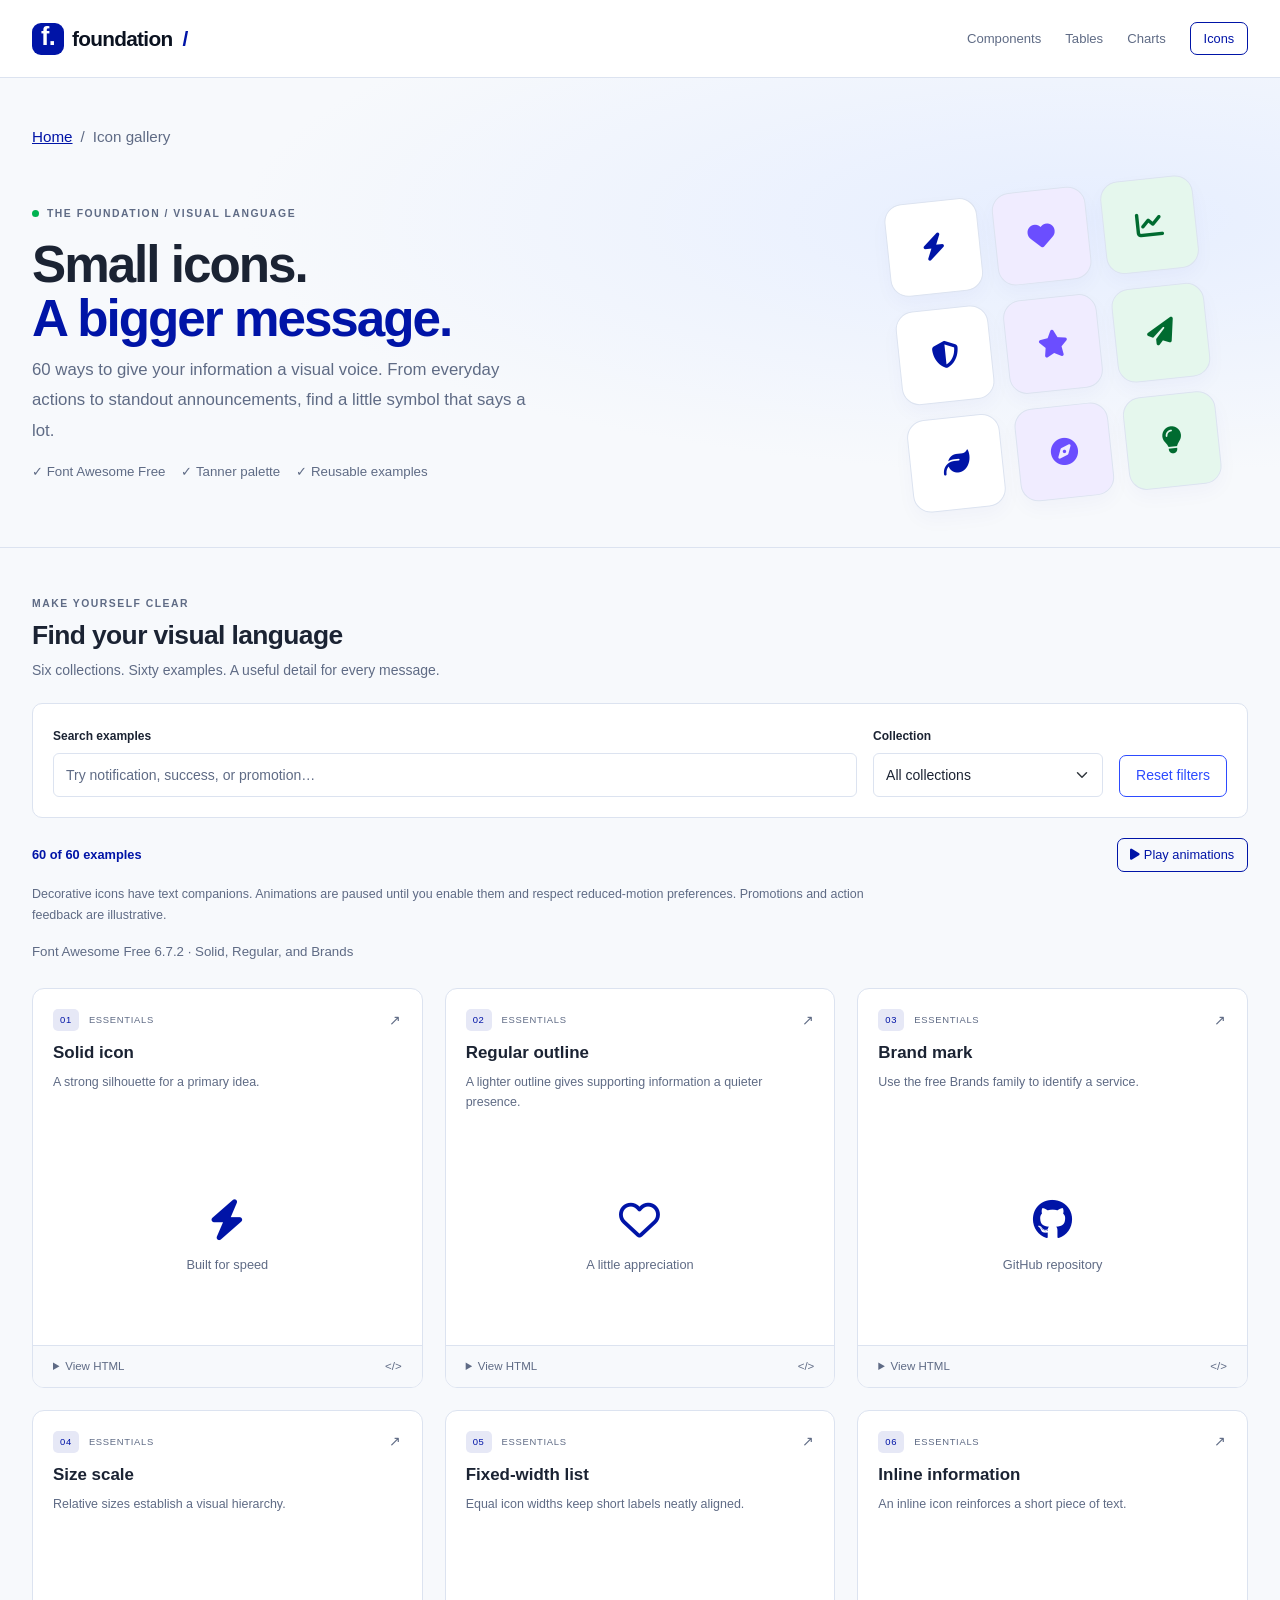
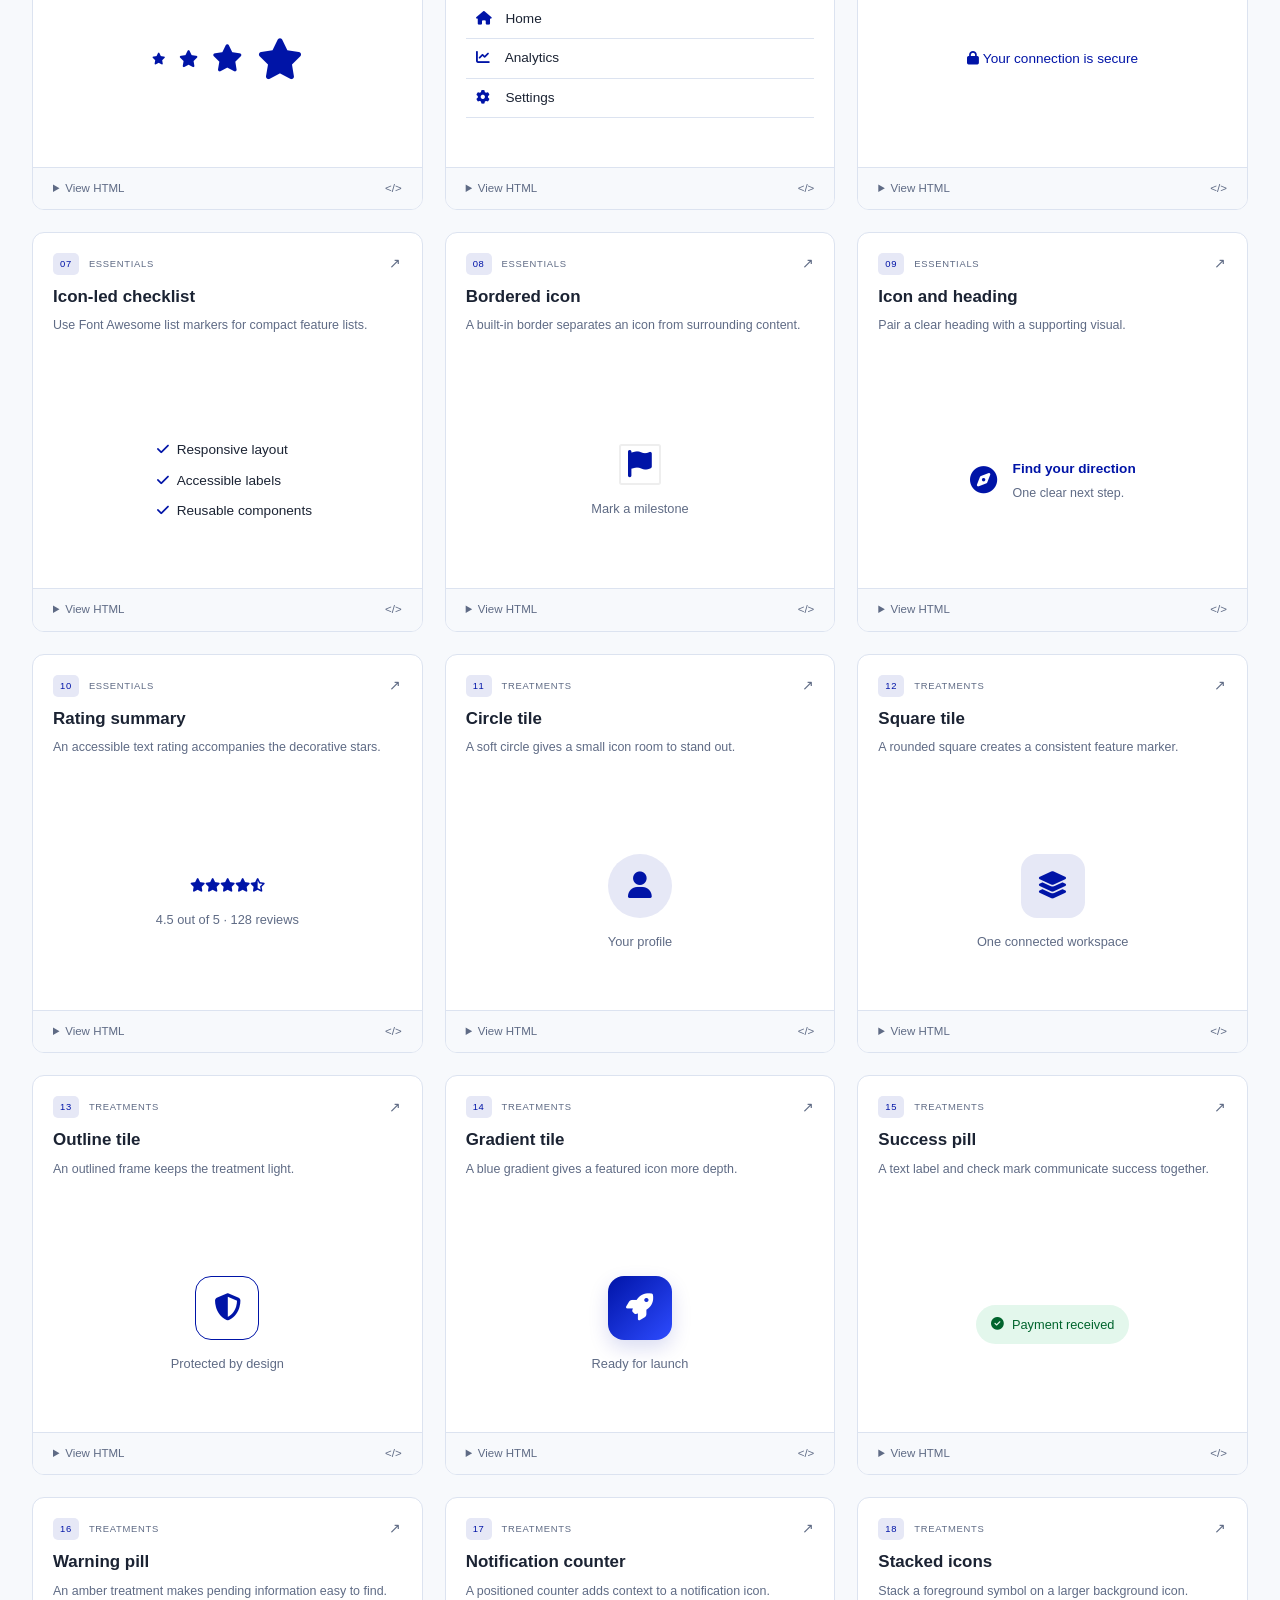
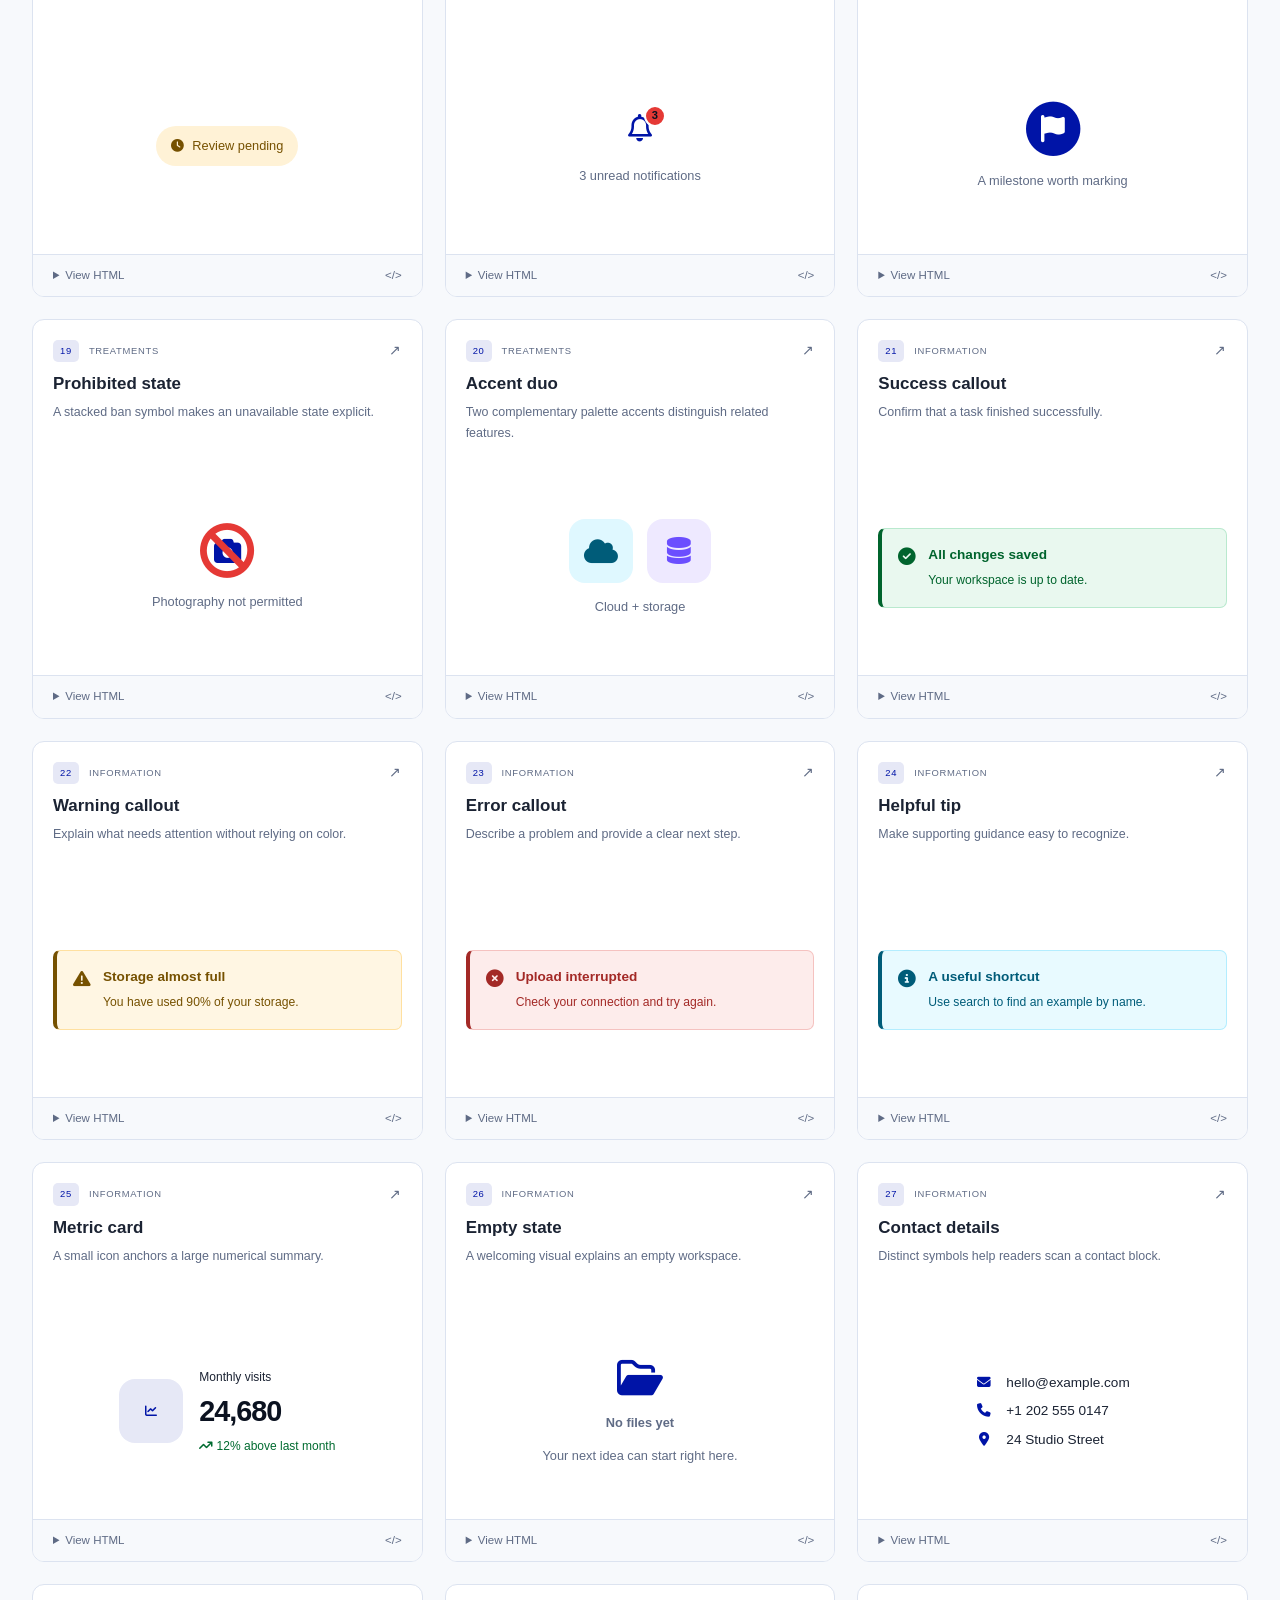
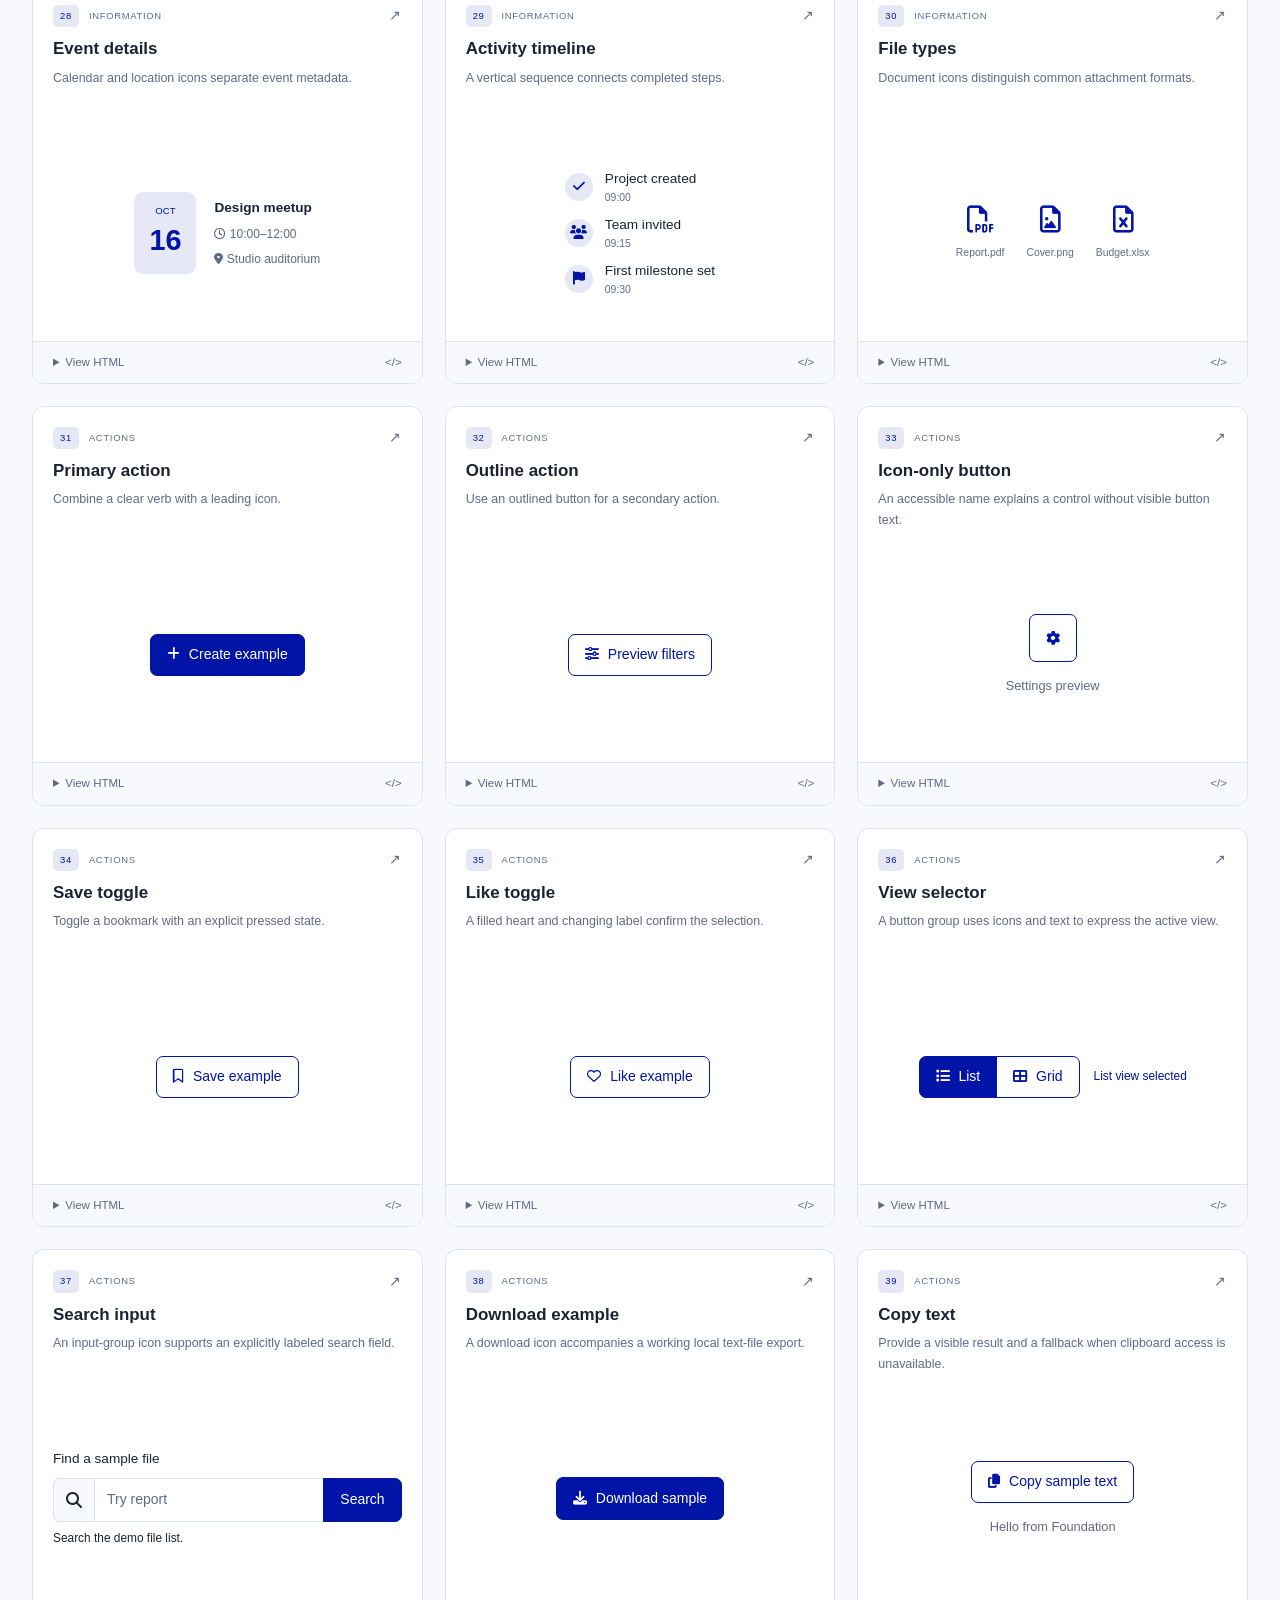
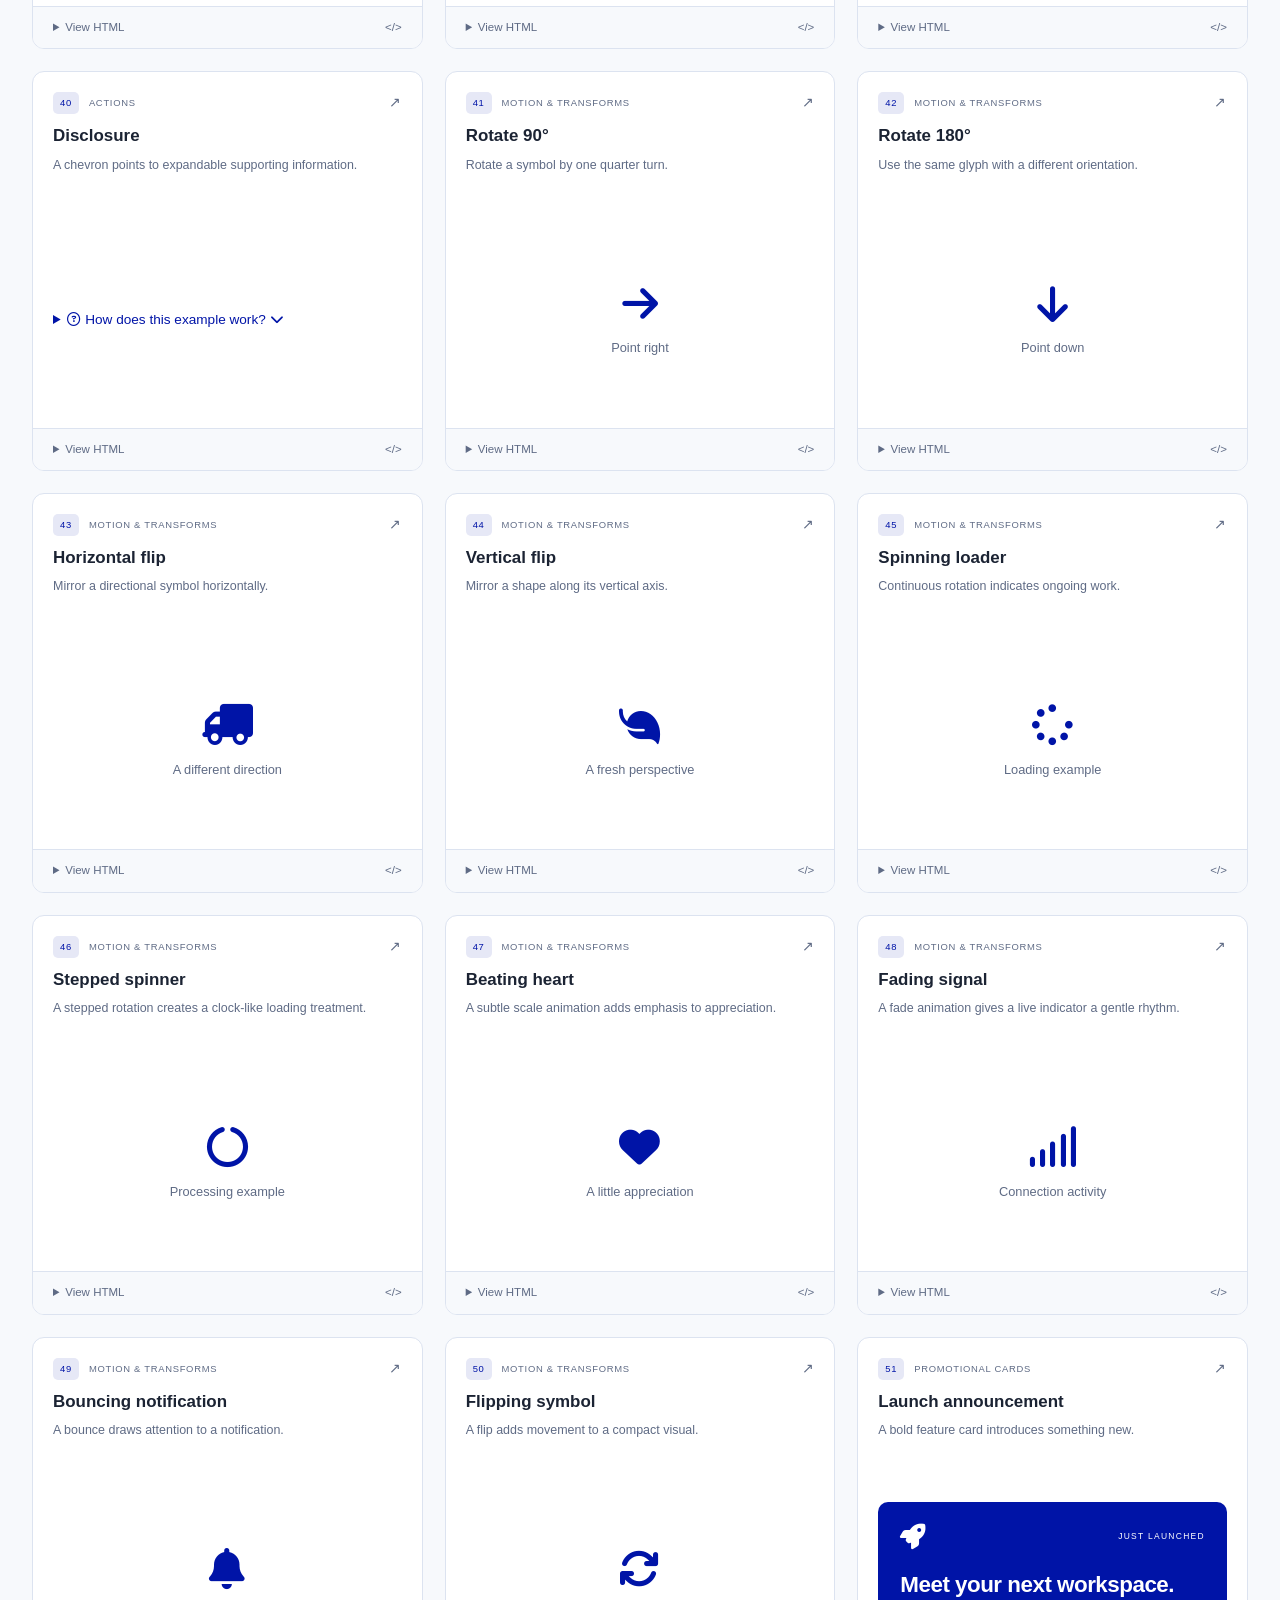
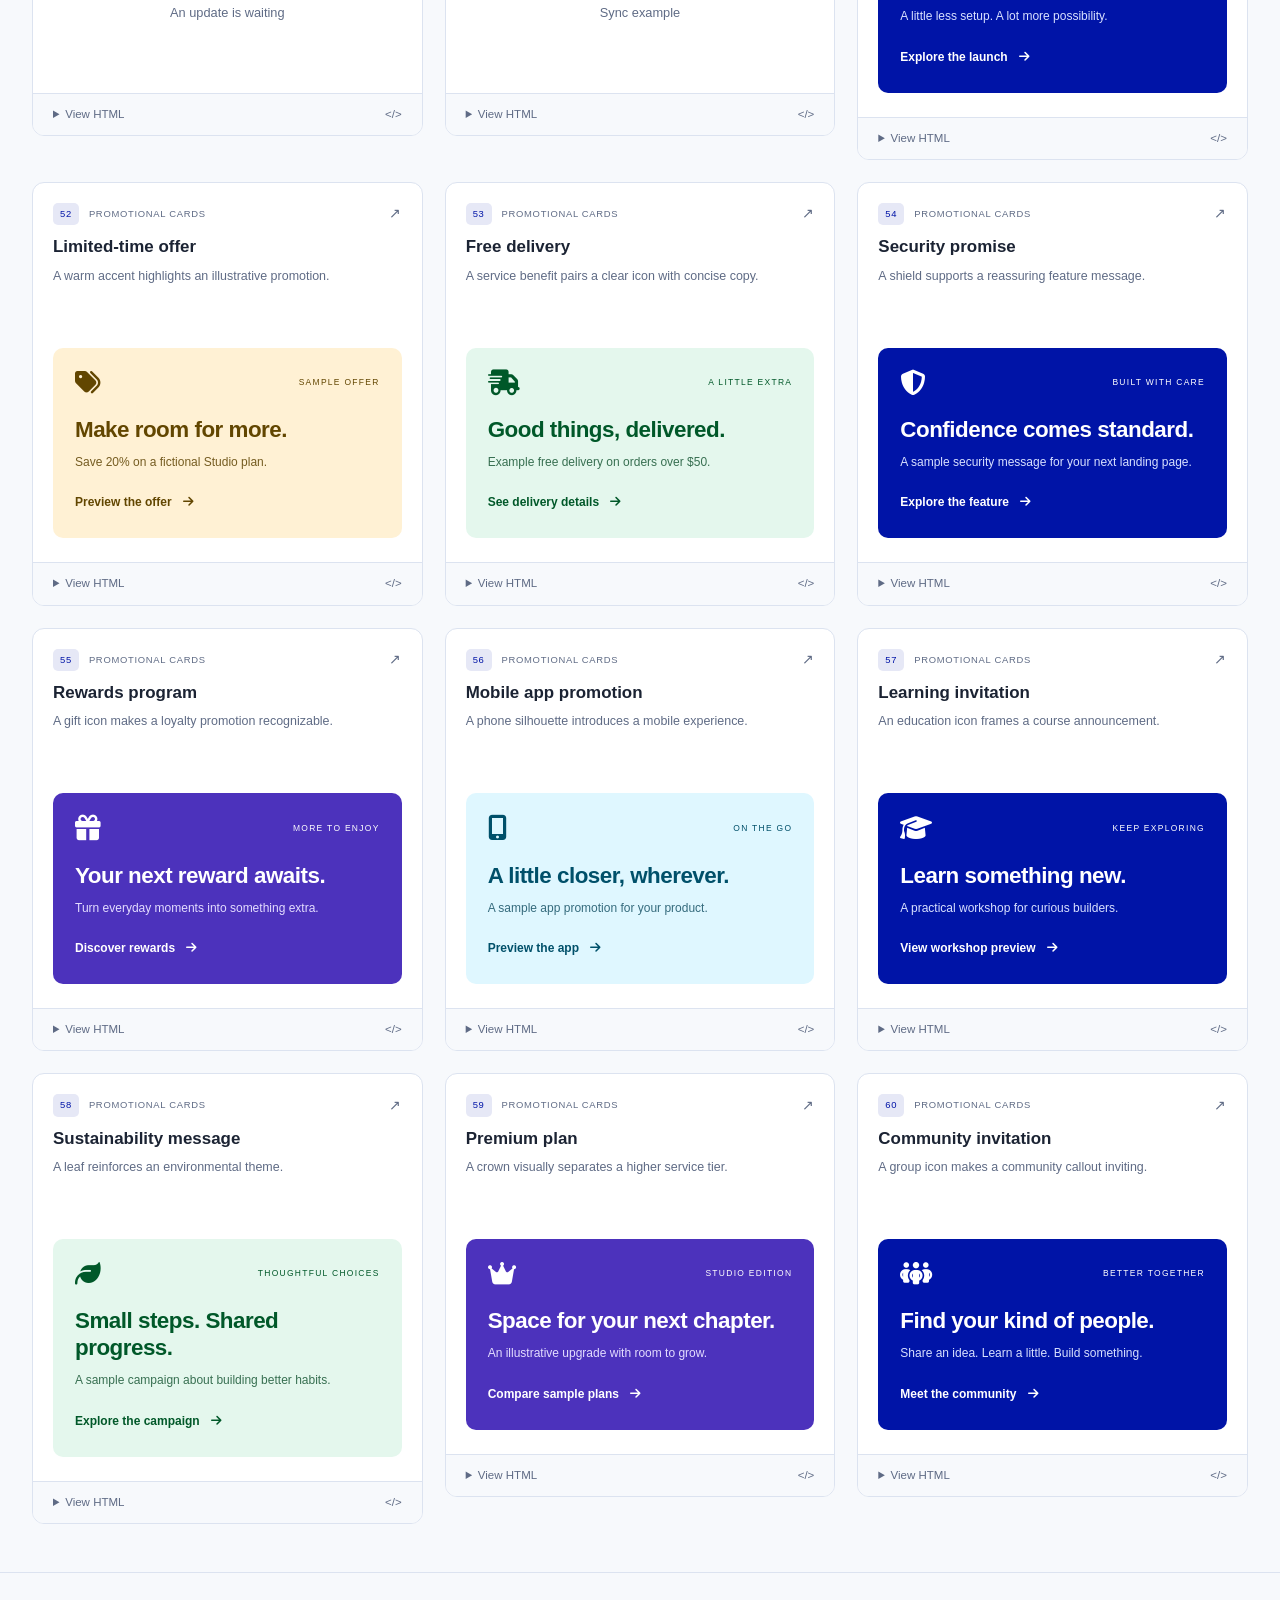
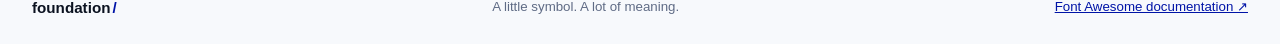
<file: icons.html>
<!doctype html>
<html lang="en">
  <head>
    <meta charset="utf-8" />
    <meta name="viewport" content="width=device-width, initial-scale=1" />
    <meta
      name="description"
      content="60 Font Awesome examples for information, controls, status messages, animation, and promotional cards."
    />
    <title>Icon gallery — Foundation</title>
    <link
      href="https://cdn.jsdelivr.net/npm/bootstrap@5.3.8/dist/css/bootstrap.min.css"
      rel="stylesheet"
      integrity="sha384-sRIl4kxILFvY47J16cr9ZwB07vP4J8+LH7qKQnuqkuIAvNWLzeN8tE5YBujZqJLB"
      crossorigin="anonymous"
    />
    <link
      href="https://cdn.jsdelivr.net/npm/@fortawesome/fontawesome-free@6.7.2/css/all.min.css"
      rel="stylesheet"
    />
    <link href="assets/css/styles.css" rel="stylesheet" />
    <link href="assets/css/icons.css" rel="stylesheet" />
    <link href="assets/css/tanner.css" rel="stylesheet" />
    <script src="assets/js/icons.js" defer></script>
  </head>
  <body>
    <a class="visually-hidden-focusable skip-link" href="#main"
      >Skip to content</a
    >
    <nav
      class="navbar sticky-top bg-white border-bottom"
      aria-label="Main navigation"
    >
      <div class="container-xxl">
        <a
          class="navbar-brand fw-bold d-flex align-items-center gap-2"
          href="index.html"
          ><span class="brand-mark">f.</span> foundation<span class="brand-dot"
            >/</span
          ></a
        >
        <div class="icon-nav">
          <a href="index.html#components">Components</a
          ><a href="tables.html">Tables</a><a href="charts.html">Charts</a
          ><a
            class="btn btn-sm btn-outline-primary"
            href="icons.html"
            aria-current="page"
            >Icons</a
          >
        </div>
      </div>
    </nav>
    <header class="icon-hero border-bottom">
      <div class="container-xxl py-5">
        <nav aria-label="Breadcrumb">
          <ol class="breadcrumb small">
            <li class="breadcrumb-item"><a href="index.html">Home</a></li>
            <li class="breadcrumb-item active" aria-current="page">
              Icon gallery
            </li>
          </ol>
        </nav>
        <div class="row align-items-center g-4 mt-2">
          <div class="col-lg-8">
            <div class="eyebrow mb-3">
              <span class="status-dot"></span> THE FOUNDATION / VISUAL LANGUAGE
            </div>
            <h1>
              Small icons.<br /><span class="text-primary"
                >A bigger message.</span
              >
            </h1>
            <p class="hero-description">
              60 ways to give your information a visual voice. From everyday
              actions to standout announcements, find a little symbol that says
              a lot.
            </p>
            <div class="d-flex flex-wrap gap-3 small text-body-secondary">
              <span>✓ Font Awesome Free</span><span>✓ Tanner palette</span
              ><span>✓ Reusable examples</span>
            </div>
          </div>
          <div class="col-lg-4">
            <div class="hero-icons" aria-hidden="true">
              <span><i class="fa-solid fa-bolt" aria-hidden="true"></i></span
              ><span><i class="fa-solid fa-heart" aria-hidden="true"></i></span
              ><span
                ><i class="fa-solid fa-chart-line" aria-hidden="true"></i></span
              ><span
                ><i
                  class="fa-solid fa-shield-halved"
                  aria-hidden="true"
                ></i></span
              ><span><i class="fa-solid fa-star" aria-hidden="true"></i></span
              ><span
                ><i
                  class="fa-solid fa-paper-plane"
                  aria-hidden="true"
                ></i></span
              ><span><i class="fa-solid fa-leaf" aria-hidden="true"></i></span
              ><span
                ><i class="fa-solid fa-compass" aria-hidden="true"></i></span
              ><span
                ><i class="fa-solid fa-lightbulb" aria-hidden="true"></i
              ></span>
            </div>
          </div>
        </div>
      </div>
    </header>
    <main class="container-xxl py-5" id="main">
      <div class="section-heading">
        <div>
          <div class="eyebrow">MAKE YOURSELF CLEAR</div>
          <h2>Find your visual language</h2>
          <p>
            Six collections. Sixty examples. A useful detail for every message.
          </p>
        </div>
      </div>
      <noscript
        ><div class="alert alert-info">
          All 60 examples and their HTML are available below. Enable JavaScript
          for filters and interactive demos.
        </div></noscript
      >
      <div class="icon-filters">
        <div class="icon-search">
          <label for="iconSearch" class="form-label">Search examples</label
          ><input
            type="search"
            class="form-control"
            id="iconSearch"
            placeholder="Try notification, success, or promotion…"
          />
        </div>
        <div>
          <label class="form-label" for="iconCategory">Collection</label
          ><select class="form-select" id="iconCategory">
            <option value="all">All collections</option>
            <option>Essentials</option>
            <option>Treatments</option>
            <option>Information</option>
            <option>Actions</option>
            <option>Motion &amp; transforms</option>
            <option>Promotional cards</option>
          </select>
        </div>
        <button type="button" class="btn btn-outline-secondary" id="resetIcons">
          Reset filters
        </button>
      </div>
      <div class="icon-toolbar">
        <span id="iconCount" role="status">60 of 60 examples</span
        ><button
          type="button"
          class="btn btn-sm btn-outline-primary"
          id="toggleMotion"
          aria-pressed="false"
        >
          <i class="fa-solid fa-play" aria-hidden="true"></i>
          <span>Play animations</span>
        </button>
      </div>
      <p class="gallery-help">
        Decorative icons have text companions. Animations are paused until you
        enable them and respect reduced-motion preferences. Promotions and
        action feedback are illustrative.
      </p>
      <p id="fontStatus" class="small text-body-secondary" role="status">
        Loading Font Awesome…
      </p>
      <div id="iconEmpty" class="empty-icons" hidden>
        <h2 class="h5">No matching examples</h2>
        <p>Try a different search or reset the filters.</p>
      </div>
      <div class="icon-grid">
        <article
          class="icon-example"
          id="icon-01"
          data-category="Essentials"
          aria-labelledby="icon-01-title"
        >
          <div class="example-top">
            <span class="example-index">01</span><span>Essentials</span
            ><a href="#icon-01" aria-label="Link to Solid icon">↗</a>
          </div>
          <h2 id="icon-01-title">Solid icon</h2>
          <p class="example-description">
            A strong silhouette for a primary idea.
          </p>
          <div class="example-demo">
            <div class="icon-center">
              <i class="fa-solid fa-bolt fa-3x" aria-hidden="true"></i
              ><span>Built for speed</span>
            </div>
          </div>
          <details class="example-source">
            <summary>
              View HTML <span aria-hidden="true">&lt;/&gt;</span>
            </summary>
            <pre
              tabindex="0"
              aria-label="Solid icon HTML"
            ><code>&lt;div class=&quot;icon-center&quot;&gt;&lt;i class=&quot;fa-solid fa-bolt fa-3x&quot; aria-hidden=&quot;true&quot;&gt;&lt;/i&gt;&lt;span&gt;Built for speed&lt;/span&gt;&lt;/div&gt;</code></pre>
          </details>
        </article>
        <article
          class="icon-example"
          id="icon-02"
          data-category="Essentials"
          aria-labelledby="icon-02-title"
        >
          <div class="example-top">
            <span class="example-index">02</span><span>Essentials</span
            ><a href="#icon-02" aria-label="Link to Regular outline">↗</a>
          </div>
          <h2 id="icon-02-title">Regular outline</h2>
          <p class="example-description">
            A lighter outline gives supporting information a quieter presence.
          </p>
          <div class="example-demo">
            <div class="icon-center">
              <i class="fa-regular fa-heart fa-3x" aria-hidden="true"></i
              ><span>A little appreciation</span>
            </div>
          </div>
          <details class="example-source">
            <summary>
              View HTML <span aria-hidden="true">&lt;/&gt;</span>
            </summary>
            <pre
              tabindex="0"
              aria-label="Regular outline HTML"
            ><code>&lt;div class=&quot;icon-center&quot;&gt;&lt;i class=&quot;fa-regular fa-heart fa-3x&quot; aria-hidden=&quot;true&quot;&gt;&lt;/i&gt;&lt;span&gt;A little appreciation&lt;/span&gt;&lt;/div&gt;</code></pre>
          </details>
        </article>
        <article
          class="icon-example"
          id="icon-03"
          data-category="Essentials"
          aria-labelledby="icon-03-title"
        >
          <div class="example-top">
            <span class="example-index">03</span><span>Essentials</span
            ><a href="#icon-03" aria-label="Link to Brand mark">↗</a>
          </div>
          <h2 id="icon-03-title">Brand mark</h2>
          <p class="example-description">
            Use the free Brands family to identify a service.
          </p>
          <div class="example-demo">
            <div class="icon-center">
              <i class="fa-brands fa-github fa-3x" aria-hidden="true"></i
              ><span>GitHub repository</span>
            </div>
          </div>
          <details class="example-source">
            <summary>
              View HTML <span aria-hidden="true">&lt;/&gt;</span>
            </summary>
            <pre
              tabindex="0"
              aria-label="Brand mark HTML"
            ><code>&lt;div class=&quot;icon-center&quot;&gt;&lt;i class=&quot;fa-brands fa-github fa-3x&quot; aria-hidden=&quot;true&quot;&gt;&lt;/i&gt;&lt;span&gt;GitHub repository&lt;/span&gt;&lt;/div&gt;</code></pre>
          </details>
        </article>
        <article
          class="icon-example"
          id="icon-04"
          data-category="Essentials"
          aria-labelledby="icon-04-title"
        >
          <div class="example-top">
            <span class="example-index">04</span><span>Essentials</span
            ><a href="#icon-04" aria-label="Link to Size scale">↗</a>
          </div>
          <h2 id="icon-04-title">Size scale</h2>
          <p class="example-description">
            Relative sizes establish a visual hierarchy.
          </p>
          <div class="example-demo">
            <div class="icon-center">
              <i class="fa-solid fa-star fa-sm" aria-hidden="true"></i
              ><i class="fa-solid fa-star fa-lg" aria-hidden="true"></i
              ><i class="fa-solid fa-star fa-2x" aria-hidden="true"></i
              ><i class="fa-solid fa-star fa-3x" aria-hidden="true"></i>
            </div>
          </div>
          <details class="example-source">
            <summary>
              View HTML <span aria-hidden="true">&lt;/&gt;</span>
            </summary>
            <pre
              tabindex="0"
              aria-label="Size scale HTML"
            ><code>&lt;div class=&quot;icon-center&quot;&gt;&lt;i class=&quot;fa-solid fa-star fa-sm&quot; aria-hidden=&quot;true&quot;&gt;&lt;/i&gt;&lt;i class=&quot;fa-solid fa-star fa-lg&quot; aria-hidden=&quot;true&quot;&gt;&lt;/i&gt;&lt;i class=&quot;fa-solid fa-star fa-2x&quot; aria-hidden=&quot;true&quot;&gt;&lt;/i&gt;&lt;i class=&quot;fa-solid fa-star fa-3x&quot; aria-hidden=&quot;true&quot;&gt;&lt;/i&gt;&lt;/div&gt;</code></pre>
          </details>
        </article>
        <article
          class="icon-example"
          id="icon-05"
          data-category="Essentials"
          aria-labelledby="icon-05-title"
        >
          <div class="example-top">
            <span class="example-index">05</span><span>Essentials</span
            ><a href="#icon-05" aria-label="Link to Fixed-width list">↗</a>
          </div>
          <h2 id="icon-05-title">Fixed-width list</h2>
          <p class="example-description">
            Equal icon widths keep short labels neatly aligned.
          </p>
          <div class="example-demo">
            <ul class="icon-menu">
              <li>
                <i class="fa-solid fa-house fa-fw" aria-hidden="true"></i> Home
              </li>
              <li>
                <i class="fa-solid fa-chart-line fa-fw" aria-hidden="true"></i>
                Analytics
              </li>
              <li>
                <i class="fa-solid fa-gear fa-fw" aria-hidden="true"></i>
                Settings
              </li>
            </ul>
          </div>
          <details class="example-source">
            <summary>
              View HTML <span aria-hidden="true">&lt;/&gt;</span>
            </summary>
            <pre
              tabindex="0"
              aria-label="Fixed-width list HTML"
            ><code>&lt;ul class=&quot;icon-menu&quot;&gt;&lt;li&gt;&lt;i class=&quot;fa-solid fa-house fa-fw&quot; aria-hidden=&quot;true&quot;&gt;&lt;/i&gt; Home&lt;/li&gt;&lt;li&gt;&lt;i class=&quot;fa-solid fa-chart-line fa-fw&quot; aria-hidden=&quot;true&quot;&gt;&lt;/i&gt; Analytics&lt;/li&gt;&lt;li&gt;&lt;i class=&quot;fa-solid fa-gear fa-fw&quot; aria-hidden=&quot;true&quot;&gt;&lt;/i&gt; Settings&lt;/li&gt;&lt;/ul&gt;</code></pre>
          </details>
        </article>
        <article
          class="icon-example"
          id="icon-06"
          data-category="Essentials"
          aria-labelledby="icon-06-title"
        >
          <div class="example-top">
            <span class="example-index">06</span><span>Essentials</span
            ><a href="#icon-06" aria-label="Link to Inline information">↗</a>
          </div>
          <h2 id="icon-06-title">Inline information</h2>
          <p class="example-description">
            An inline icon reinforces a short piece of text.
          </p>
          <div class="example-demo">
            <div class="icon-center">
              <p class="mb-0">
                <i class="fa-solid fa-lock text-primary" aria-hidden="true"></i>
                Your connection is secure
              </p>
            </div>
          </div>
          <details class="example-source">
            <summary>
              View HTML <span aria-hidden="true">&lt;/&gt;</span>
            </summary>
            <pre
              tabindex="0"
              aria-label="Inline information HTML"
            ><code>&lt;div class=&quot;icon-center&quot;&gt;&lt;p class=&quot;mb-0&quot;&gt;&lt;i class=&quot;fa-solid fa-lock text-primary&quot; aria-hidden=&quot;true&quot;&gt;&lt;/i&gt; Your connection is secure&lt;/p&gt;&lt;/div&gt;</code></pre>
          </details>
        </article>
        <article
          class="icon-example"
          id="icon-07"
          data-category="Essentials"
          aria-labelledby="icon-07-title"
        >
          <div class="example-top">
            <span class="example-index">07</span><span>Essentials</span
            ><a href="#icon-07" aria-label="Link to Icon-led checklist">↗</a>
          </div>
          <h2 id="icon-07-title">Icon-led checklist</h2>
          <p class="example-description">
            Use Font Awesome list markers for compact feature lists.
          </p>
          <div class="example-demo">
            <ul class="fa-ul mb-0">
              <li>
                <span class="fa-li"
                  ><i
                    class="fa-solid fa-check text-primary"
                    aria-hidden="true"
                  ></i></span
                >Responsive layout
              </li>
              <li>
                <span class="fa-li"
                  ><i
                    class="fa-solid fa-check text-primary"
                    aria-hidden="true"
                  ></i></span
                >Accessible labels
              </li>
              <li>
                <span class="fa-li"
                  ><i
                    class="fa-solid fa-check text-primary"
                    aria-hidden="true"
                  ></i></span
                >Reusable components
              </li>
            </ul>
          </div>
          <details class="example-source">
            <summary>
              View HTML <span aria-hidden="true">&lt;/&gt;</span>
            </summary>
            <pre
              tabindex="0"
              aria-label="Icon-led checklist HTML"
            ><code>&lt;ul class=&quot;fa-ul mb-0&quot;&gt;&lt;li&gt;&lt;span class=&quot;fa-li&quot;&gt;&lt;i class=&quot;fa-solid fa-check text-primary&quot; aria-hidden=&quot;true&quot;&gt;&lt;/i&gt;&lt;/span&gt;Responsive layout&lt;/li&gt;&lt;li&gt;&lt;span class=&quot;fa-li&quot;&gt;&lt;i class=&quot;fa-solid fa-check text-primary&quot; aria-hidden=&quot;true&quot;&gt;&lt;/i&gt;&lt;/span&gt;Accessible labels&lt;/li&gt;&lt;li&gt;&lt;span class=&quot;fa-li&quot;&gt;&lt;i class=&quot;fa-solid fa-check text-primary&quot; aria-hidden=&quot;true&quot;&gt;&lt;/i&gt;&lt;/span&gt;Reusable components&lt;/li&gt;&lt;/ul&gt;</code></pre>
          </details>
        </article>
        <article
          class="icon-example"
          id="icon-08"
          data-category="Essentials"
          aria-labelledby="icon-08-title"
        >
          <div class="example-top">
            <span class="example-index">08</span><span>Essentials</span
            ><a href="#icon-08" aria-label="Link to Bordered icon">↗</a>
          </div>
          <h2 id="icon-08-title">Bordered icon</h2>
          <p class="example-description">
            A built-in border separates an icon from surrounding content.
          </p>
          <div class="example-demo">
            <div class="icon-center">
              <i class="fa-solid fa-flag fa-2x fa-border" aria-hidden="true"></i
              ><span>Mark a milestone</span>
            </div>
          </div>
          <details class="example-source">
            <summary>
              View HTML <span aria-hidden="true">&lt;/&gt;</span>
            </summary>
            <pre
              tabindex="0"
              aria-label="Bordered icon HTML"
            ><code>&lt;div class=&quot;icon-center&quot;&gt;&lt;i class=&quot;fa-solid fa-flag fa-2x fa-border&quot; aria-hidden=&quot;true&quot;&gt;&lt;/i&gt;&lt;span&gt;Mark a milestone&lt;/span&gt;&lt;/div&gt;</code></pre>
          </details>
        </article>
        <article
          class="icon-example"
          id="icon-09"
          data-category="Essentials"
          aria-labelledby="icon-09-title"
        >
          <div class="example-top">
            <span class="example-index">09</span><span>Essentials</span
            ><a href="#icon-09" aria-label="Link to Icon and heading">↗</a>
          </div>
          <h2 id="icon-09-title">Icon and heading</h2>
          <p class="example-description">
            Pair a clear heading with a supporting visual.
          </p>
          <div class="example-demo">
            <div class="mini-heading">
              <i class="fa-solid fa-compass fa-2x" aria-hidden="true"></i>
              <div>
                <strong>Find your direction</strong>
                <p>One clear next step.</p>
              </div>
            </div>
          </div>
          <details class="example-source">
            <summary>
              View HTML <span aria-hidden="true">&lt;/&gt;</span>
            </summary>
            <pre
              tabindex="0"
              aria-label="Icon and heading HTML"
            ><code>&lt;div class=&quot;mini-heading&quot;&gt;&lt;i class=&quot;fa-solid fa-compass fa-2x&quot; aria-hidden=&quot;true&quot;&gt;&lt;/i&gt;&lt;div&gt;&lt;strong&gt;Find your direction&lt;/strong&gt;&lt;p&gt;One clear next step.&lt;/p&gt;&lt;/div&gt;&lt;/div&gt;</code></pre>
          </details>
        </article>
        <article
          class="icon-example"
          id="icon-10"
          data-category="Essentials"
          aria-labelledby="icon-10-title"
        >
          <div class="example-top">
            <span class="example-index">10</span><span>Essentials</span
            ><a href="#icon-10" aria-label="Link to Rating summary">↗</a>
          </div>
          <h2 id="icon-10-title">Rating summary</h2>
          <p class="example-description">
            An accessible text rating accompanies the decorative stars.
          </p>
          <div class="example-demo">
            <div class="icon-center">
              <div>
                <i class="fa-solid fa-star" aria-hidden="true"></i
                ><i class="fa-solid fa-star" aria-hidden="true"></i
                ><i class="fa-solid fa-star" aria-hidden="true"></i
                ><i class="fa-solid fa-star" aria-hidden="true"></i
                ><i class="fa-solid fa-star-half-stroke" aria-hidden="true"></i>
              </div>
              <span>4.5 out of 5 · 128 reviews</span>
            </div>
          </div>
          <details class="example-source">
            <summary>
              View HTML <span aria-hidden="true">&lt;/&gt;</span>
            </summary>
            <pre
              tabindex="0"
              aria-label="Rating summary HTML"
            ><code>&lt;div class=&quot;icon-center&quot;&gt;&lt;div&gt;&lt;i class=&quot;fa-solid fa-star &quot; aria-hidden=&quot;true&quot;&gt;&lt;/i&gt;&lt;i class=&quot;fa-solid fa-star &quot; aria-hidden=&quot;true&quot;&gt;&lt;/i&gt;&lt;i class=&quot;fa-solid fa-star &quot; aria-hidden=&quot;true&quot;&gt;&lt;/i&gt;&lt;i class=&quot;fa-solid fa-star &quot; aria-hidden=&quot;true&quot;&gt;&lt;/i&gt;&lt;i class=&quot;fa-solid fa-star-half-stroke &quot; aria-hidden=&quot;true&quot;&gt;&lt;/i&gt;&lt;/div&gt;&lt;span&gt;4.5 out of 5 · 128 reviews&lt;/span&gt;&lt;/div&gt;</code></pre>
          </details>
        </article>
        <article
          class="icon-example"
          id="icon-11"
          data-category="Treatments"
          aria-labelledby="icon-11-title"
        >
          <div class="example-top">
            <span class="example-index">11</span><span>Treatments</span
            ><a href="#icon-11" aria-label="Link to Circle tile">↗</a>
          </div>
          <h2 id="icon-11-title">Circle tile</h2>
          <p class="example-description">
            A soft circle gives a small icon room to stand out.
          </p>
          <div class="example-demo">
            <div class="icon-center">
              <span class="icon-tile rounded-circle"
                ><i class="fa-solid fa-user" aria-hidden="true"></i></span
              ><span>Your profile</span>
            </div>
          </div>
          <details class="example-source">
            <summary>
              View HTML <span aria-hidden="true">&lt;/&gt;</span>
            </summary>
            <pre
              tabindex="0"
              aria-label="Circle tile HTML"
            ><code>&lt;div class=&quot;icon-center&quot;&gt;&lt;span class=&quot;icon-tile rounded-circle&quot;&gt;&lt;i class=&quot;fa-solid fa-user &quot; aria-hidden=&quot;true&quot;&gt;&lt;/i&gt;&lt;/span&gt;&lt;span&gt;Your profile&lt;/span&gt;&lt;/div&gt;</code></pre>
          </details>
        </article>
        <article
          class="icon-example"
          id="icon-12"
          data-category="Treatments"
          aria-labelledby="icon-12-title"
        >
          <div class="example-top">
            <span class="example-index">12</span><span>Treatments</span
            ><a href="#icon-12" aria-label="Link to Square tile">↗</a>
          </div>
          <h2 id="icon-12-title">Square tile</h2>
          <p class="example-description">
            A rounded square creates a consistent feature marker.
          </p>
          <div class="example-demo">
            <div class="icon-center">
              <span class="icon-tile"
                ><i
                  class="fa-solid fa-layer-group"
                  aria-hidden="true"
                ></i></span
              ><span>One connected workspace</span>
            </div>
          </div>
          <details class="example-source">
            <summary>
              View HTML <span aria-hidden="true">&lt;/&gt;</span>
            </summary>
            <pre
              tabindex="0"
              aria-label="Square tile HTML"
            ><code>&lt;div class=&quot;icon-center&quot;&gt;&lt;span class=&quot;icon-tile&quot;&gt;&lt;i class=&quot;fa-solid fa-layer-group &quot; aria-hidden=&quot;true&quot;&gt;&lt;/i&gt;&lt;/span&gt;&lt;span&gt;One connected workspace&lt;/span&gt;&lt;/div&gt;</code></pre>
          </details>
        </article>
        <article
          class="icon-example"
          id="icon-13"
          data-category="Treatments"
          aria-labelledby="icon-13-title"
        >
          <div class="example-top">
            <span class="example-index">13</span><span>Treatments</span
            ><a href="#icon-13" aria-label="Link to Outline tile">↗</a>
          </div>
          <h2 id="icon-13-title">Outline tile</h2>
          <p class="example-description">
            An outlined frame keeps the treatment light.
          </p>
          <div class="example-demo">
            <div class="icon-center">
              <span class="icon-tile tile-outline"
                ><i
                  class="fa-solid fa-shield-halved"
                  aria-hidden="true"
                ></i></span
              ><span>Protected by design</span>
            </div>
          </div>
          <details class="example-source">
            <summary>
              View HTML <span aria-hidden="true">&lt;/&gt;</span>
            </summary>
            <pre
              tabindex="0"
              aria-label="Outline tile HTML"
            ><code>&lt;div class=&quot;icon-center&quot;&gt;&lt;span class=&quot;icon-tile tile-outline&quot;&gt;&lt;i class=&quot;fa-solid fa-shield-halved &quot; aria-hidden=&quot;true&quot;&gt;&lt;/i&gt;&lt;/span&gt;&lt;span&gt;Protected by design&lt;/span&gt;&lt;/div&gt;</code></pre>
          </details>
        </article>
        <article
          class="icon-example"
          id="icon-14"
          data-category="Treatments"
          aria-labelledby="icon-14-title"
        >
          <div class="example-top">
            <span class="example-index">14</span><span>Treatments</span
            ><a href="#icon-14" aria-label="Link to Gradient tile">↗</a>
          </div>
          <h2 id="icon-14-title">Gradient tile</h2>
          <p class="example-description">
            A blue gradient gives a featured icon more depth.
          </p>
          <div class="example-demo">
            <div class="icon-center">
              <span class="icon-tile tile-gradient"
                ><i class="fa-solid fa-rocket" aria-hidden="true"></i></span
              ><span>Ready for launch</span>
            </div>
          </div>
          <details class="example-source">
            <summary>
              View HTML <span aria-hidden="true">&lt;/&gt;</span>
            </summary>
            <pre
              tabindex="0"
              aria-label="Gradient tile HTML"
            ><code>&lt;div class=&quot;icon-center&quot;&gt;&lt;span class=&quot;icon-tile tile-gradient&quot;&gt;&lt;i class=&quot;fa-solid fa-rocket &quot; aria-hidden=&quot;true&quot;&gt;&lt;/i&gt;&lt;/span&gt;&lt;span&gt;Ready for launch&lt;/span&gt;&lt;/div&gt;</code></pre>
          </details>
        </article>
        <article
          class="icon-example"
          id="icon-15"
          data-category="Treatments"
          aria-labelledby="icon-15-title"
        >
          <div class="example-top">
            <span class="example-index">15</span><span>Treatments</span
            ><a href="#icon-15" aria-label="Link to Success pill">↗</a>
          </div>
          <h2 id="icon-15-title">Success pill</h2>
          <p class="example-description">
            A text label and check mark communicate success together.
          </p>
          <div class="example-demo">
            <div class="icon-center">
              <span class="status-pill success"
                ><i class="fa-solid fa-circle-check" aria-hidden="true"></i>
                Payment received</span
              >
            </div>
          </div>
          <details class="example-source">
            <summary>
              View HTML <span aria-hidden="true">&lt;/&gt;</span>
            </summary>
            <pre
              tabindex="0"
              aria-label="Success pill HTML"
            ><code>&lt;div class=&quot;icon-center&quot;&gt;&lt;span class=&quot;status-pill success&quot;&gt;&lt;i class=&quot;fa-solid fa-circle-check &quot; aria-hidden=&quot;true&quot;&gt;&lt;/i&gt; Payment received&lt;/span&gt;&lt;/div&gt;</code></pre>
          </details>
        </article>
        <article
          class="icon-example"
          id="icon-16"
          data-category="Treatments"
          aria-labelledby="icon-16-title"
        >
          <div class="example-top">
            <span class="example-index">16</span><span>Treatments</span
            ><a href="#icon-16" aria-label="Link to Warning pill">↗</a>
          </div>
          <h2 id="icon-16-title">Warning pill</h2>
          <p class="example-description">
            An amber treatment makes pending information easy to find.
          </p>
          <div class="example-demo">
            <div class="icon-center">
              <span class="status-pill warning"
                ><i class="fa-solid fa-clock" aria-hidden="true"></i> Review
                pending</span
              >
            </div>
          </div>
          <details class="example-source">
            <summary>
              View HTML <span aria-hidden="true">&lt;/&gt;</span>
            </summary>
            <pre
              tabindex="0"
              aria-label="Warning pill HTML"
            ><code>&lt;div class=&quot;icon-center&quot;&gt;&lt;span class=&quot;status-pill warning&quot;&gt;&lt;i class=&quot;fa-solid fa-clock &quot; aria-hidden=&quot;true&quot;&gt;&lt;/i&gt; Review pending&lt;/span&gt;&lt;/div&gt;</code></pre>
          </details>
        </article>
        <article
          class="icon-example"
          id="icon-17"
          data-category="Treatments"
          aria-labelledby="icon-17-title"
        >
          <div class="example-top">
            <span class="example-index">17</span><span>Treatments</span
            ><a href="#icon-17" aria-label="Link to Notification counter">↗</a>
          </div>
          <h2 id="icon-17-title">Notification counter</h2>
          <p class="example-description">
            A positioned counter adds context to a notification icon.
          </p>
          <div class="example-demo">
            <div class="icon-center">
              <span class="notification-icon"
                ><i class="fa-regular fa-bell fa-2x" aria-hidden="true"></i
                ><span class="notification-count" aria-hidden="true"
                  >3</span
                ></span
              ><span>3 unread notifications</span>
            </div>
          </div>
          <details class="example-source">
            <summary>
              View HTML <span aria-hidden="true">&lt;/&gt;</span>
            </summary>
            <pre
              tabindex="0"
              aria-label="Notification counter HTML"
            ><code>&lt;div class=&quot;icon-center&quot;&gt;&lt;span class=&quot;notification-icon&quot;&gt;&lt;i class=&quot;fa-regular fa-bell fa-2x&quot; aria-hidden=&quot;true&quot;&gt;&lt;/i&gt;&lt;span class=&quot;notification-count&quot; aria-hidden=&quot;true&quot;&gt;3&lt;/span&gt;&lt;/span&gt;&lt;span&gt;3 unread notifications&lt;/span&gt;&lt;/div&gt;</code></pre>
          </details>
        </article>
        <article
          class="icon-example"
          id="icon-18"
          data-category="Treatments"
          aria-labelledby="icon-18-title"
        >
          <div class="example-top">
            <span class="example-index">18</span><span>Treatments</span
            ><a href="#icon-18" aria-label="Link to Stacked icons">↗</a>
          </div>
          <h2 id="icon-18-title">Stacked icons</h2>
          <p class="example-description">
            Stack a foreground symbol on a larger background icon.
          </p>
          <div class="example-demo">
            <div class="icon-center">
              <span class="fa-stack fa-2x"
                ><i
                  class="fa-solid fa-circle fa-stack-2x text-primary"
                  aria-hidden="true"
                ></i
                ><i
                  class="fa-solid fa-flag fa-stack-1x fa-inverse"
                  aria-hidden="true"
                ></i></span
              ><span>A milestone worth marking</span>
            </div>
          </div>
          <details class="example-source">
            <summary>
              View HTML <span aria-hidden="true">&lt;/&gt;</span>
            </summary>
            <pre
              tabindex="0"
              aria-label="Stacked icons HTML"
            ><code>&lt;div class=&quot;icon-center&quot;&gt;&lt;span class=&quot;fa-stack fa-2x&quot;&gt;&lt;i class=&quot;fa-solid fa-circle fa-stack-2x text-primary&quot; aria-hidden=&quot;true&quot;&gt;&lt;/i&gt;&lt;i class=&quot;fa-solid fa-flag fa-stack-1x fa-inverse&quot; aria-hidden=&quot;true&quot;&gt;&lt;/i&gt;&lt;/span&gt;&lt;span&gt;A milestone worth marking&lt;/span&gt;&lt;/div&gt;</code></pre>
          </details>
        </article>
        <article
          class="icon-example"
          id="icon-19"
          data-category="Treatments"
          aria-labelledby="icon-19-title"
        >
          <div class="example-top">
            <span class="example-index">19</span><span>Treatments</span
            ><a href="#icon-19" aria-label="Link to Prohibited state">↗</a>
          </div>
          <h2 id="icon-19-title">Prohibited state</h2>
          <p class="example-description">
            A stacked ban symbol makes an unavailable state explicit.
          </p>
          <div class="example-demo">
            <div class="icon-center">
              <span class="fa-stack fa-2x"
                ><i
                  class="fa-solid fa-camera fa-stack-1x"
                  aria-hidden="true"
                ></i
                ><i
                  class="fa-solid fa-ban fa-stack-2x text-danger"
                  aria-hidden="true"
                ></i></span
              ><span>Photography not permitted</span>
            </div>
          </div>
          <details class="example-source">
            <summary>
              View HTML <span aria-hidden="true">&lt;/&gt;</span>
            </summary>
            <pre
              tabindex="0"
              aria-label="Prohibited state HTML"
            ><code>&lt;div class=&quot;icon-center&quot;&gt;&lt;span class=&quot;fa-stack fa-2x&quot;&gt;&lt;i class=&quot;fa-solid fa-camera fa-stack-1x&quot; aria-hidden=&quot;true&quot;&gt;&lt;/i&gt;&lt;i class=&quot;fa-solid fa-ban fa-stack-2x text-danger&quot; aria-hidden=&quot;true&quot;&gt;&lt;/i&gt;&lt;/span&gt;&lt;span&gt;Photography not permitted&lt;/span&gt;&lt;/div&gt;</code></pre>
          </details>
        </article>
        <article
          class="icon-example"
          id="icon-20"
          data-category="Treatments"
          aria-labelledby="icon-20-title"
        >
          <div class="example-top">
            <span class="example-index">20</span><span>Treatments</span
            ><a href="#icon-20" aria-label="Link to Accent duo">↗</a>
          </div>
          <h2 id="icon-20-title">Accent duo</h2>
          <p class="example-description">
            Two complementary palette accents distinguish related features.
          </p>
          <div class="example-demo">
            <div class="icon-center">
              <span class="icon-tile tile-cyan"
                ><i class="fa-solid fa-cloud" aria-hidden="true"></i></span
              ><span class="icon-tile tile-purple"
                ><i class="fa-solid fa-database" aria-hidden="true"></i></span
              ><span>Cloud + storage</span>
            </div>
          </div>
          <details class="example-source">
            <summary>
              View HTML <span aria-hidden="true">&lt;/&gt;</span>
            </summary>
            <pre
              tabindex="0"
              aria-label="Accent duo HTML"
            ><code>&lt;div class=&quot;icon-center&quot;&gt;&lt;span class=&quot;icon-tile tile-cyan&quot;&gt;&lt;i class=&quot;fa-solid fa-cloud &quot; aria-hidden=&quot;true&quot;&gt;&lt;/i&gt;&lt;/span&gt;&lt;span class=&quot;icon-tile tile-purple&quot;&gt;&lt;i class=&quot;fa-solid fa-database &quot; aria-hidden=&quot;true&quot;&gt;&lt;/i&gt;&lt;/span&gt;&lt;span&gt;Cloud + storage&lt;/span&gt;&lt;/div&gt;</code></pre>
          </details>
        </article>
        <article
          class="icon-example"
          id="icon-21"
          data-category="Information"
          aria-labelledby="icon-21-title"
        >
          <div class="example-top">
            <span class="example-index">21</span><span>Information</span
            ><a href="#icon-21" aria-label="Link to Success callout">↗</a>
          </div>
          <h2 id="icon-21-title">Success callout</h2>
          <p class="example-description">
            Confirm that a task finished successfully.
          </p>
          <div class="example-demo">
            <div class="info-callout tone-success">
              <i class="fa-solid fa-circle-check" aria-hidden="true"></i>
              <div>
                <strong>All changes saved</strong>
                <p>Your workspace is up to date.</p>
              </div>
            </div>
          </div>
          <details class="example-source">
            <summary>
              View HTML <span aria-hidden="true">&lt;/&gt;</span>
            </summary>
            <pre
              tabindex="0"
              aria-label="Success callout HTML"
            ><code>&lt;div class=&quot;info-callout tone-success&quot;&gt;&lt;i class=&quot;fa-solid fa-circle-check &quot; aria-hidden=&quot;true&quot;&gt;&lt;/i&gt;&lt;div&gt;&lt;strong&gt;All changes saved&lt;/strong&gt;&lt;p&gt;Your workspace is up to date.&lt;/p&gt;&lt;/div&gt;&lt;/div&gt;</code></pre>
          </details>
        </article>
        <article
          class="icon-example"
          id="icon-22"
          data-category="Information"
          aria-labelledby="icon-22-title"
        >
          <div class="example-top">
            <span class="example-index">22</span><span>Information</span
            ><a href="#icon-22" aria-label="Link to Warning callout">↗</a>
          </div>
          <h2 id="icon-22-title">Warning callout</h2>
          <p class="example-description">
            Explain what needs attention without relying on color.
          </p>
          <div class="example-demo">
            <div class="info-callout tone-warning">
              <i
                class="fa-solid fa-triangle-exclamation"
                aria-hidden="true"
              ></i>
              <div>
                <strong>Storage almost full</strong>
                <p>You have used 90% of your storage.</p>
              </div>
            </div>
          </div>
          <details class="example-source">
            <summary>
              View HTML <span aria-hidden="true">&lt;/&gt;</span>
            </summary>
            <pre
              tabindex="0"
              aria-label="Warning callout HTML"
            ><code>&lt;div class=&quot;info-callout tone-warning&quot;&gt;&lt;i class=&quot;fa-solid fa-triangle-exclamation &quot; aria-hidden=&quot;true&quot;&gt;&lt;/i&gt;&lt;div&gt;&lt;strong&gt;Storage almost full&lt;/strong&gt;&lt;p&gt;You have used 90% of your storage.&lt;/p&gt;&lt;/div&gt;&lt;/div&gt;</code></pre>
          </details>
        </article>
        <article
          class="icon-example"
          id="icon-23"
          data-category="Information"
          aria-labelledby="icon-23-title"
        >
          <div class="example-top">
            <span class="example-index">23</span><span>Information</span
            ><a href="#icon-23" aria-label="Link to Error callout">↗</a>
          </div>
          <h2 id="icon-23-title">Error callout</h2>
          <p class="example-description">
            Describe a problem and provide a clear next step.
          </p>
          <div class="example-demo">
            <div class="info-callout tone-danger">
              <i class="fa-solid fa-circle-xmark" aria-hidden="true"></i>
              <div>
                <strong>Upload interrupted</strong>
                <p>Check your connection and try again.</p>
              </div>
            </div>
          </div>
          <details class="example-source">
            <summary>
              View HTML <span aria-hidden="true">&lt;/&gt;</span>
            </summary>
            <pre
              tabindex="0"
              aria-label="Error callout HTML"
            ><code>&lt;div class=&quot;info-callout tone-danger&quot;&gt;&lt;i class=&quot;fa-solid fa-circle-xmark &quot; aria-hidden=&quot;true&quot;&gt;&lt;/i&gt;&lt;div&gt;&lt;strong&gt;Upload interrupted&lt;/strong&gt;&lt;p&gt;Check your connection and try again.&lt;/p&gt;&lt;/div&gt;&lt;/div&gt;</code></pre>
          </details>
        </article>
        <article
          class="icon-example"
          id="icon-24"
          data-category="Information"
          aria-labelledby="icon-24-title"
        >
          <div class="example-top">
            <span class="example-index">24</span><span>Information</span
            ><a href="#icon-24" aria-label="Link to Helpful tip">↗</a>
          </div>
          <h2 id="icon-24-title">Helpful tip</h2>
          <p class="example-description">
            Make supporting guidance easy to recognize.
          </p>
          <div class="example-demo">
            <div class="info-callout tone-info">
              <i class="fa-solid fa-circle-info" aria-hidden="true"></i>
              <div>
                <strong>A useful shortcut</strong>
                <p>Use search to find an example by name.</p>
              </div>
            </div>
          </div>
          <details class="example-source">
            <summary>
              View HTML <span aria-hidden="true">&lt;/&gt;</span>
            </summary>
            <pre
              tabindex="0"
              aria-label="Helpful tip HTML"
            ><code>&lt;div class=&quot;info-callout tone-info&quot;&gt;&lt;i class=&quot;fa-solid fa-circle-info &quot; aria-hidden=&quot;true&quot;&gt;&lt;/i&gt;&lt;div&gt;&lt;strong&gt;A useful shortcut&lt;/strong&gt;&lt;p&gt;Use search to find an example by name.&lt;/p&gt;&lt;/div&gt;&lt;/div&gt;</code></pre>
          </details>
        </article>
        <article
          class="icon-example"
          id="icon-25"
          data-category="Information"
          aria-labelledby="icon-25-title"
        >
          <div class="example-top">
            <span class="example-index">25</span><span>Information</span
            ><a href="#icon-25" aria-label="Link to Metric card">↗</a>
          </div>
          <h2 id="icon-25-title">Metric card</h2>
          <p class="example-description">
            A small icon anchors a large numerical summary.
          </p>
          <div class="example-demo">
            <div class="metric-demo">
              <span class="icon-tile"
                ><i class="fa-solid fa-chart-line" aria-hidden="true"></i
              ></span>
              <div>
                <span>Monthly visits</span><strong>24,680</strong
                ><small
                  ><i class="fa-solid fa-arrow-trend-up" aria-hidden="true"></i>
                  12% above last month</small
                >
              </div>
            </div>
          </div>
          <details class="example-source">
            <summary>
              View HTML <span aria-hidden="true">&lt;/&gt;</span>
            </summary>
            <pre
              tabindex="0"
              aria-label="Metric card HTML"
            ><code>&lt;div class=&quot;metric-demo&quot;&gt;&lt;span class=&quot;icon-tile&quot;&gt;&lt;i class=&quot;fa-solid fa-chart-line &quot; aria-hidden=&quot;true&quot;&gt;&lt;/i&gt;&lt;/span&gt;&lt;div&gt;&lt;span&gt;Monthly visits&lt;/span&gt;&lt;strong&gt;24,680&lt;/strong&gt;&lt;small&gt;&lt;i class=&quot;fa-solid fa-arrow-trend-up &quot; aria-hidden=&quot;true&quot;&gt;&lt;/i&gt; 12% above last month&lt;/small&gt;&lt;/div&gt;&lt;/div&gt;</code></pre>
          </details>
        </article>
        <article
          class="icon-example"
          id="icon-26"
          data-category="Information"
          aria-labelledby="icon-26-title"
        >
          <div class="example-top">
            <span class="example-index">26</span><span>Information</span
            ><a href="#icon-26" aria-label="Link to Empty state">↗</a>
          </div>
          <h2 id="icon-26-title">Empty state</h2>
          <p class="example-description">
            A welcoming visual explains an empty workspace.
          </p>
          <div class="example-demo">
            <div class="icon-center">
              <i class="fa-regular fa-folder-open fa-3x" aria-hidden="true"></i
              ><strong>No files yet</strong
              ><span>Your next idea can start right here.</span>
            </div>
          </div>
          <details class="example-source">
            <summary>
              View HTML <span aria-hidden="true">&lt;/&gt;</span>
            </summary>
            <pre
              tabindex="0"
              aria-label="Empty state HTML"
            ><code>&lt;div class=&quot;icon-center&quot;&gt;&lt;i class=&quot;fa-regular fa-folder-open fa-3x&quot; aria-hidden=&quot;true&quot;&gt;&lt;/i&gt;&lt;strong&gt;No files yet&lt;/strong&gt;&lt;span&gt;Your next idea can start right here.&lt;/span&gt;&lt;/div&gt;</code></pre>
          </details>
        </article>
        <article
          class="icon-example"
          id="icon-27"
          data-category="Information"
          aria-labelledby="icon-27-title"
        >
          <div class="example-top">
            <span class="example-index">27</span><span>Information</span
            ><a href="#icon-27" aria-label="Link to Contact details">↗</a>
          </div>
          <h2 id="icon-27-title">Contact details</h2>
          <p class="example-description">
            Distinct symbols help readers scan a contact block.
          </p>
          <div class="example-demo">
            <address class="contact-demo mb-0">
              <p>
                <i class="fa-solid fa-envelope fa-fw" aria-hidden="true"></i>
                hello@example.com
              </p>
              <p>
                <i class="fa-solid fa-phone fa-fw" aria-hidden="true"></i> +1
                202 555 0147
              </p>
              <p>
                <i
                  class="fa-solid fa-location-dot fa-fw"
                  aria-hidden="true"
                ></i>
                24 Studio Street
              </p>
            </address>
          </div>
          <details class="example-source">
            <summary>
              View HTML <span aria-hidden="true">&lt;/&gt;</span>
            </summary>
            <pre
              tabindex="0"
              aria-label="Contact details HTML"
            ><code>&lt;address class=&quot;contact-demo mb-0&quot;&gt;&lt;p&gt;&lt;i class=&quot;fa-solid fa-envelope fa-fw&quot; aria-hidden=&quot;true&quot;&gt;&lt;/i&gt; hello@example.com&lt;/p&gt;&lt;p&gt;&lt;i class=&quot;fa-solid fa-phone fa-fw&quot; aria-hidden=&quot;true&quot;&gt;&lt;/i&gt; +1 202 555 0147&lt;/p&gt;&lt;p&gt;&lt;i class=&quot;fa-solid fa-location-dot fa-fw&quot; aria-hidden=&quot;true&quot;&gt;&lt;/i&gt; 24 Studio Street&lt;/p&gt;&lt;/address&gt;</code></pre>
          </details>
        </article>
        <article
          class="icon-example"
          id="icon-28"
          data-category="Information"
          aria-labelledby="icon-28-title"
        >
          <div class="example-top">
            <span class="example-index">28</span><span>Information</span
            ><a href="#icon-28" aria-label="Link to Event details">↗</a>
          </div>
          <h2 id="icon-28-title">Event details</h2>
          <p class="example-description">
            Calendar and location icons separate event metadata.
          </p>
          <div class="example-demo">
            <div class="event-demo">
              <span class="event-date">OCT<strong>16</strong></span>
              <div>
                <strong>Design meetup</strong>
                <p>
                  <i class="fa-regular fa-clock" aria-hidden="true"></i>
                  10:00–12:00
                </p>
                <p>
                  <i class="fa-solid fa-location-dot" aria-hidden="true"></i>
                  Studio auditorium
                </p>
              </div>
            </div>
          </div>
          <details class="example-source">
            <summary>
              View HTML <span aria-hidden="true">&lt;/&gt;</span>
            </summary>
            <pre
              tabindex="0"
              aria-label="Event details HTML"
            ><code>&lt;div class=&quot;event-demo&quot;&gt;&lt;span class=&quot;event-date&quot;&gt;OCT&lt;strong&gt;16&lt;/strong&gt;&lt;/span&gt;&lt;div&gt;&lt;strong&gt;Design meetup&lt;/strong&gt;&lt;p&gt;&lt;i class=&quot;fa-regular fa-clock &quot; aria-hidden=&quot;true&quot;&gt;&lt;/i&gt; 10:00–12:00&lt;/p&gt;&lt;p&gt;&lt;i class=&quot;fa-solid fa-location-dot &quot; aria-hidden=&quot;true&quot;&gt;&lt;/i&gt; Studio auditorium&lt;/p&gt;&lt;/div&gt;&lt;/div&gt;</code></pre>
          </details>
        </article>
        <article
          class="icon-example"
          id="icon-29"
          data-category="Information"
          aria-labelledby="icon-29-title"
        >
          <div class="example-top">
            <span class="example-index">29</span><span>Information</span
            ><a href="#icon-29" aria-label="Link to Activity timeline">↗</a>
          </div>
          <h2 id="icon-29-title">Activity timeline</h2>
          <p class="example-description">
            A vertical sequence connects completed steps.
          </p>
          <div class="example-demo">
            <ol class="activity-demo">
              <li>
                <i class="fa-solid fa-check" aria-hidden="true"></i
                ><span>Project created<small>09:00</small></span>
              </li>
              <li>
                <i class="fa-solid fa-users" aria-hidden="true"></i
                ><span>Team invited<small>09:15</small></span>
              </li>
              <li>
                <i class="fa-solid fa-flag" aria-hidden="true"></i
                ><span>First milestone set<small>09:30</small></span>
              </li>
            </ol>
          </div>
          <details class="example-source">
            <summary>
              View HTML <span aria-hidden="true">&lt;/&gt;</span>
            </summary>
            <pre
              tabindex="0"
              aria-label="Activity timeline HTML"
            ><code>&lt;ol class=&quot;activity-demo&quot;&gt;&lt;li&gt;&lt;i class=&quot;fa-solid fa-check &quot; aria-hidden=&quot;true&quot;&gt;&lt;/i&gt;&lt;span&gt;Project created&lt;small&gt;09:00&lt;/small&gt;&lt;/span&gt;&lt;/li&gt;&lt;li&gt;&lt;i class=&quot;fa-solid fa-users &quot; aria-hidden=&quot;true&quot;&gt;&lt;/i&gt;&lt;span&gt;Team invited&lt;small&gt;09:15&lt;/small&gt;&lt;/span&gt;&lt;/li&gt;&lt;li&gt;&lt;i class=&quot;fa-solid fa-flag &quot; aria-hidden=&quot;true&quot;&gt;&lt;/i&gt;&lt;span&gt;First milestone set&lt;small&gt;09:30&lt;/small&gt;&lt;/span&gt;&lt;/li&gt;&lt;/ol&gt;</code></pre>
          </details>
        </article>
        <article
          class="icon-example"
          id="icon-30"
          data-category="Information"
          aria-labelledby="icon-30-title"
        >
          <div class="example-top">
            <span class="example-index">30</span><span>Information</span
            ><a href="#icon-30" aria-label="Link to File types">↗</a>
          </div>
          <h2 id="icon-30-title">File types</h2>
          <p class="example-description">
            Document icons distinguish common attachment formats.
          </p>
          <div class="example-demo">
            <div class="file-demo">
              <span
                ><i class="fa-regular fa-file-pdf fa-2x" aria-hidden="true"></i
                ><small>Report.pdf</small></span
              ><span
                ><i
                  class="fa-regular fa-file-image fa-2x"
                  aria-hidden="true"
                ></i
                ><small>Cover.png</small></span
              ><span
                ><i
                  class="fa-regular fa-file-excel fa-2x"
                  aria-hidden="true"
                ></i
                ><small>Budget.xlsx</small></span
              >
            </div>
          </div>
          <details class="example-source">
            <summary>
              View HTML <span aria-hidden="true">&lt;/&gt;</span>
            </summary>
            <pre
              tabindex="0"
              aria-label="File types HTML"
            ><code>&lt;div class=&quot;file-demo&quot;&gt;&lt;span&gt;&lt;i class=&quot;fa-regular fa-file-pdf fa-2x&quot; aria-hidden=&quot;true&quot;&gt;&lt;/i&gt;&lt;small&gt;Report.pdf&lt;/small&gt;&lt;/span&gt;&lt;span&gt;&lt;i class=&quot;fa-regular fa-file-image fa-2x&quot; aria-hidden=&quot;true&quot;&gt;&lt;/i&gt;&lt;small&gt;Cover.png&lt;/small&gt;&lt;/span&gt;&lt;span&gt;&lt;i class=&quot;fa-regular fa-file-excel fa-2x&quot; aria-hidden=&quot;true&quot;&gt;&lt;/i&gt;&lt;small&gt;Budget.xlsx&lt;/small&gt;&lt;/span&gt;&lt;/div&gt;</code></pre>
          </details>
        </article>
        <article
          class="icon-example"
          id="icon-31"
          data-category="Actions"
          aria-labelledby="icon-31-title"
        >
          <div class="example-top">
            <span class="example-index">31</span><span>Actions</span
            ><a href="#icon-31" aria-label="Link to Primary action">↗</a>
          </div>
          <h2 id="icon-31-title">Primary action</h2>
          <p class="example-description">
            Combine a clear verb with a leading icon.
          </p>
          <div class="example-demo">
            <div class="icon-center">
              <button
                type="button"
                class="btn btn-primary"
                data-demo-message="Example created locally. Nothing was saved."
              >
                <i class="fa-solid fa-plus" aria-hidden="true"></i>
                <span>Create example</span>
              </button>
            </div>
          </div>
          <details class="example-source">
            <summary>
              View HTML <span aria-hidden="true">&lt;/&gt;</span>
            </summary>
            <pre
              tabindex="0"
              aria-label="Primary action HTML"
            ><code>&lt;div class=&quot;icon-center&quot;&gt;&lt;button type=&quot;button&quot; class=&quot;btn btn-primary&quot; data-demo-message=&quot;Example created locally. Nothing was saved.&quot;&gt;&lt;i class=&quot;fa-solid fa-plus &quot; aria-hidden=&quot;true&quot;&gt;&lt;/i&gt; &lt;span&gt;Create example&lt;/span&gt;&lt;/button&gt;&lt;/div&gt;</code></pre>
          </details>
        </article>
        <article
          class="icon-example"
          id="icon-32"
          data-category="Actions"
          aria-labelledby="icon-32-title"
        >
          <div class="example-top">
            <span class="example-index">32</span><span>Actions</span
            ><a href="#icon-32" aria-label="Link to Outline action">↗</a>
          </div>
          <h2 id="icon-32-title">Outline action</h2>
          <p class="example-description">
            Use an outlined button for a secondary action.
          </p>
          <div class="example-demo">
            <div class="icon-center">
              <button
                type="button"
                class="btn btn-outline-primary"
                data-demo-message="Filter preview opened. Use the gallery controls above to filter examples."
              >
                <i class="fa-solid fa-sliders" aria-hidden="true"></i>
                <span>Preview filters</span>
              </button>
            </div>
          </div>
          <details class="example-source">
            <summary>
              View HTML <span aria-hidden="true">&lt;/&gt;</span>
            </summary>
            <pre
              tabindex="0"
              aria-label="Outline action HTML"
            ><code>&lt;div class=&quot;icon-center&quot;&gt;&lt;button type=&quot;button&quot; class=&quot;btn btn-outline-primary&quot; data-demo-message=&quot;Filter preview opened. Use the gallery controls above to filter examples.&quot;&gt;&lt;i class=&quot;fa-solid fa-sliders &quot; aria-hidden=&quot;true&quot;&gt;&lt;/i&gt; &lt;span&gt;Preview filters&lt;/span&gt;&lt;/button&gt;&lt;/div&gt;</code></pre>
          </details>
        </article>
        <article
          class="icon-example"
          id="icon-33"
          data-category="Actions"
          aria-labelledby="icon-33-title"
        >
          <div class="example-top">
            <span class="example-index">33</span><span>Actions</span
            ><a href="#icon-33" aria-label="Link to Icon-only button">↗</a>
          </div>
          <h2 id="icon-33-title">Icon-only button</h2>
          <p class="example-description">
            An accessible name explains a control without visible button text.
          </p>
          <div class="example-demo">
            <div class="icon-center">
              <button
                type="button"
                class="btn btn-outline-primary icon-only"
                aria-label="Show settings preview"
                data-demo-message="Settings preview: this gallery uses the Tanner color theme."
              >
                <i class="fa-solid fa-gear" aria-hidden="true"></i></button
              ><span>Settings preview</span>
            </div>
          </div>
          <details class="example-source">
            <summary>
              View HTML <span aria-hidden="true">&lt;/&gt;</span>
            </summary>
            <pre
              tabindex="0"
              aria-label="Icon-only button HTML"
            ><code>&lt;div class=&quot;icon-center&quot;&gt;&lt;button type=&quot;button&quot; class=&quot;btn btn-outline-primary icon-only&quot; aria-label=&quot;Show settings preview&quot; data-demo-message=&quot;Settings preview: this gallery uses the Tanner color theme.&quot;&gt;&lt;i class=&quot;fa-solid fa-gear &quot; aria-hidden=&quot;true&quot;&gt;&lt;/i&gt;&lt;/button&gt;&lt;span&gt;Settings preview&lt;/span&gt;&lt;/div&gt;</code></pre>
          </details>
        </article>
        <article
          class="icon-example"
          id="icon-34"
          data-category="Actions"
          aria-labelledby="icon-34-title"
        >
          <div class="example-top">
            <span class="example-index">34</span><span>Actions</span
            ><a href="#icon-34" aria-label="Link to Save toggle">↗</a>
          </div>
          <h2 id="icon-34-title">Save toggle</h2>
          <p class="example-description">
            Toggle a bookmark with an explicit pressed state.
          </p>
          <div class="example-demo">
            <div class="icon-center">
              <button
                type="button"
                class="btn btn-outline-primary"
                data-toggle-icon="bookmark"
                aria-pressed="false"
              >
                <i class="fa-regular fa-bookmark" aria-hidden="true"></i>
                <span>Save example</span>
              </button>
            </div>
          </div>
          <details class="example-source">
            <summary>
              View HTML <span aria-hidden="true">&lt;/&gt;</span>
            </summary>
            <pre
              tabindex="0"
              aria-label="Save toggle HTML"
            ><code>&lt;div class=&quot;icon-center&quot;&gt;&lt;button type=&quot;button&quot; class=&quot;btn btn-outline-primary&quot; data-toggle-icon=&quot;bookmark&quot; aria-pressed=&quot;false&quot;&gt;&lt;i class=&quot;fa-regular fa-bookmark &quot; aria-hidden=&quot;true&quot;&gt;&lt;/i&gt; &lt;span&gt;Save example&lt;/span&gt;&lt;/button&gt;&lt;/div&gt;</code></pre>
          </details>
        </article>
        <article
          class="icon-example"
          id="icon-35"
          data-category="Actions"
          aria-labelledby="icon-35-title"
        >
          <div class="example-top">
            <span class="example-index">35</span><span>Actions</span
            ><a href="#icon-35" aria-label="Link to Like toggle">↗</a>
          </div>
          <h2 id="icon-35-title">Like toggle</h2>
          <p class="example-description">
            A filled heart and changing label confirm the selection.
          </p>
          <div class="example-demo">
            <div class="icon-center">
              <button
                type="button"
                class="btn btn-outline-primary"
                data-toggle-icon="heart"
                aria-pressed="false"
              >
                <i class="fa-regular fa-heart" aria-hidden="true"></i>
                <span>Like example</span>
              </button>
            </div>
          </div>
          <details class="example-source">
            <summary>
              View HTML <span aria-hidden="true">&lt;/&gt;</span>
            </summary>
            <pre
              tabindex="0"
              aria-label="Like toggle HTML"
            ><code>&lt;div class=&quot;icon-center&quot;&gt;&lt;button type=&quot;button&quot; class=&quot;btn btn-outline-primary&quot; data-toggle-icon=&quot;heart&quot; aria-pressed=&quot;false&quot;&gt;&lt;i class=&quot;fa-regular fa-heart &quot; aria-hidden=&quot;true&quot;&gt;&lt;/i&gt; &lt;span&gt;Like example&lt;/span&gt;&lt;/button&gt;&lt;/div&gt;</code></pre>
          </details>
        </article>
        <article
          class="icon-example"
          id="icon-36"
          data-category="Actions"
          aria-labelledby="icon-36-title"
        >
          <div class="example-top">
            <span class="example-index">36</span><span>Actions</span
            ><a href="#icon-36" aria-label="Link to View selector">↗</a>
          </div>
          <h2 id="icon-36-title">View selector</h2>
          <p class="example-description">
            A button group uses icons and text to express the active view.
          </p>
          <div class="example-demo">
            <div class="icon-center">
              <div class="btn-group" role="group" aria-label="Example view">
                <button
                  type="button"
                  class="btn btn-outline-primary active"
                  data-view="List"
                  aria-pressed="true"
                >
                  <i class="fa-solid fa-list" aria-hidden="true"></i>
                  List</button
                ><button
                  type="button"
                  class="btn btn-outline-primary"
                  data-view="Grid"
                  aria-pressed="false"
                >
                  <i
                    class="fa-solid fa-table-cells-large"
                    aria-hidden="true"
                  ></i>
                  Grid
                </button>
              </div>
              <p class="view-preview small mb-0" aria-live="polite">
                List view selected
              </p>
            </div>
          </div>
          <details class="example-source">
            <summary>
              View HTML <span aria-hidden="true">&lt;/&gt;</span>
            </summary>
            <pre
              tabindex="0"
              aria-label="View selector HTML"
            ><code>&lt;div class=&quot;icon-center&quot;&gt;&lt;div class=&quot;btn-group&quot; role=&quot;group&quot; aria-label=&quot;Example view&quot;&gt;&lt;button type=&quot;button&quot; class=&quot;btn btn-outline-primary active&quot; data-view=&quot;List&quot; aria-pressed=&quot;true&quot;&gt;&lt;i class=&quot;fa-solid fa-list &quot; aria-hidden=&quot;true&quot;&gt;&lt;/i&gt; List&lt;/button&gt;&lt;button type=&quot;button&quot; class=&quot;btn btn-outline-primary&quot; data-view=&quot;Grid&quot; aria-pressed=&quot;false&quot;&gt;&lt;i class=&quot;fa-solid fa-table-cells-large &quot; aria-hidden=&quot;true&quot;&gt;&lt;/i&gt; Grid&lt;/button&gt;&lt;/div&gt;&lt;p class=&quot;view-preview small mb-0&quot; aria-live=&quot;polite&quot;&gt;List view selected&lt;/p&gt;&lt;/div&gt;</code></pre>
          </details>
        </article>
        <article
          class="icon-example"
          id="icon-37"
          data-category="Actions"
          aria-labelledby="icon-37-title"
        >
          <div class="example-top">
            <span class="example-index">37</span><span>Actions</span
            ><a href="#icon-37" aria-label="Link to Search input">↗</a>
          </div>
          <h2 id="icon-37-title">Search input</h2>
          <p class="example-description">
            An input-group icon supports an explicitly labeled search field.
          </p>
          <div class="example-demo">
            <div class="w-100">
              <label class="form-label" for="sampleSearch"
                >Find a sample file</label
              >
              <div class="input-group">
                <span class="input-group-text"
                  ><i
                    class="fa-solid fa-magnifying-glass"
                    aria-hidden="true"
                  ></i></span
                ><input
                  class="form-control"
                  type="search"
                  id="sampleSearch"
                  placeholder="Try report"
                /><button
                  type="button"
                  class="btn btn-primary"
                  id="sampleSearchButton"
                >
                  Search
                </button>
              </div>
              <p
                id="sampleSearchResult"
                class="small mt-2 mb-0"
                aria-live="polite"
              >
                Search the demo file list.
              </p>
            </div>
          </div>
          <details class="example-source">
            <summary>
              View HTML <span aria-hidden="true">&lt;/&gt;</span>
            </summary>
            <pre
              tabindex="0"
              aria-label="Search input HTML"
            ><code>&lt;div class=&quot;w-100&quot;&gt;&lt;label class=&quot;form-label&quot; for=&quot;sampleSearch&quot;&gt;Find a sample file&lt;/label&gt;&lt;div class=&quot;input-group&quot;&gt;&lt;span class=&quot;input-group-text&quot;&gt;&lt;i class=&quot;fa-solid fa-magnifying-glass &quot; aria-hidden=&quot;true&quot;&gt;&lt;/i&gt;&lt;/span&gt;&lt;input class=&quot;form-control&quot; type=&quot;search&quot; id=&quot;sampleSearch&quot; placeholder=&quot;Try report&quot;&gt;&lt;button type=&quot;button&quot; class=&quot;btn btn-primary&quot; id=&quot;sampleSearchButton&quot;&gt;Search&lt;/button&gt;&lt;/div&gt;&lt;p id=&quot;sampleSearchResult&quot; class=&quot;small mt-2 mb-0&quot; aria-live=&quot;polite&quot;&gt;Search the demo file list.&lt;/p&gt;&lt;/div&gt;</code></pre>
          </details>
        </article>
        <article
          class="icon-example"
          id="icon-38"
          data-category="Actions"
          aria-labelledby="icon-38-title"
        >
          <div class="example-top">
            <span class="example-index">38</span><span>Actions</span
            ><a href="#icon-38" aria-label="Link to Download example">↗</a>
          </div>
          <h2 id="icon-38-title">Download example</h2>
          <p class="example-description">
            A download icon accompanies a working local text-file export.
          </p>
          <div class="example-demo">
            <div class="icon-center">
              <button type="button" class="btn btn-primary" id="downloadSample">
                <i class="fa-solid fa-download" aria-hidden="true"></i>
                <span>Download sample</span>
              </button>
            </div>
          </div>
          <details class="example-source">
            <summary>
              View HTML <span aria-hidden="true">&lt;/&gt;</span>
            </summary>
            <pre
              tabindex="0"
              aria-label="Download example HTML"
            ><code>&lt;div class=&quot;icon-center&quot;&gt;&lt;button type=&quot;button&quot; class=&quot;btn btn-primary&quot; id=&quot;downloadSample&quot;&gt;&lt;i class=&quot;fa-solid fa-download &quot; aria-hidden=&quot;true&quot;&gt;&lt;/i&gt; &lt;span&gt;Download sample&lt;/span&gt;&lt;/button&gt;&lt;/div&gt;</code></pre>
          </details>
        </article>
        <article
          class="icon-example"
          id="icon-39"
          data-category="Actions"
          aria-labelledby="icon-39-title"
        >
          <div class="example-top">
            <span class="example-index">39</span><span>Actions</span
            ><a href="#icon-39" aria-label="Link to Copy text">↗</a>
          </div>
          <h2 id="icon-39-title">Copy text</h2>
          <p class="example-description">
            Provide a visible result and a fallback when clipboard access is
            unavailable.
          </p>
          <div class="example-demo">
            <div class="icon-center">
              <button
                type="button"
                class="btn btn-outline-primary"
                id="copySample"
              >
                <i class="fa-solid fa-copy" aria-hidden="true"></i>
                <span>Copy sample text</span></button
              ><span class="small">Hello from Foundation</span>
            </div>
          </div>
          <details class="example-source">
            <summary>
              View HTML <span aria-hidden="true">&lt;/&gt;</span>
            </summary>
            <pre
              tabindex="0"
              aria-label="Copy text HTML"
            ><code>&lt;div class=&quot;icon-center&quot;&gt;&lt;button type=&quot;button&quot; class=&quot;btn btn-outline-primary&quot; id=&quot;copySample&quot;&gt;&lt;i class=&quot;fa-solid fa-copy &quot; aria-hidden=&quot;true&quot;&gt;&lt;/i&gt; &lt;span&gt;Copy sample text&lt;/span&gt;&lt;/button&gt;&lt;span class=&quot;small&quot;&gt;Hello from Foundation&lt;/span&gt;&lt;/div&gt;</code></pre>
          </details>
        </article>
        <article
          class="icon-example"
          id="icon-40"
          data-category="Actions"
          aria-labelledby="icon-40-title"
        >
          <div class="example-top">
            <span class="example-index">40</span><span>Actions</span
            ><a href="#icon-40" aria-label="Link to Disclosure">↗</a>
          </div>
          <h2 id="icon-40-title">Disclosure</h2>
          <p class="example-description">
            A chevron points to expandable supporting information.
          </p>
          <div class="example-demo">
            <details class="demo-disclosure">
              <summary>
                <i class="fa-regular fa-circle-question" aria-hidden="true"></i>
                How does this example work?
                <i class="fa-solid fa-chevron-down" aria-hidden="true"></i>
              </summary>
              <p>
                These are free Font Awesome icons with Bootstrap and a small
                layer of custom CSS.
              </p>
            </details>
          </div>
          <details class="example-source">
            <summary>
              View HTML <span aria-hidden="true">&lt;/&gt;</span>
            </summary>
            <pre
              tabindex="0"
              aria-label="Disclosure HTML"
            ><code>&lt;details class=&quot;demo-disclosure&quot;&gt;&lt;summary&gt;&lt;i class=&quot;fa-regular fa-circle-question &quot; aria-hidden=&quot;true&quot;&gt;&lt;/i&gt; How does this example work? &lt;i class=&quot;fa-solid fa-chevron-down &quot; aria-hidden=&quot;true&quot;&gt;&lt;/i&gt;&lt;/summary&gt;&lt;p&gt;These are free Font Awesome icons with Bootstrap and a small layer of custom CSS.&lt;/p&gt;&lt;/details&gt;</code></pre>
          </details>
        </article>
        <article
          class="icon-example"
          id="icon-41"
          data-category="Motion &amp; transforms"
          aria-labelledby="icon-41-title"
        >
          <div class="example-top">
            <span class="example-index">41</span
            ><span>Motion &amp; transforms</span
            ><a href="#icon-41" aria-label="Link to Rotate 90°">↗</a>
          </div>
          <h2 id="icon-41-title">Rotate 90°</h2>
          <p class="example-description">
            Rotate a symbol by one quarter turn.
          </p>
          <div class="example-demo">
            <div class="icon-center">
              <i
                class="fa-solid fa-arrow-up fa-3x fa-rotate-90"
                aria-hidden="true"
              ></i
              ><span>Point right</span>
            </div>
          </div>
          <details class="example-source">
            <summary>
              View HTML <span aria-hidden="true">&lt;/&gt;</span>
            </summary>
            <pre
              tabindex="0"
              aria-label="Rotate 90° HTML"
            ><code>&lt;div class=&quot;icon-center&quot;&gt;&lt;i class=&quot;fa-solid fa-arrow-up fa-3x fa-rotate-90&quot; aria-hidden=&quot;true&quot;&gt;&lt;/i&gt;&lt;span&gt;Point right&lt;/span&gt;&lt;/div&gt;</code></pre>
          </details>
        </article>
        <article
          class="icon-example"
          id="icon-42"
          data-category="Motion &amp; transforms"
          aria-labelledby="icon-42-title"
        >
          <div class="example-top">
            <span class="example-index">42</span
            ><span>Motion &amp; transforms</span
            ><a href="#icon-42" aria-label="Link to Rotate 180°">↗</a>
          </div>
          <h2 id="icon-42-title">Rotate 180°</h2>
          <p class="example-description">
            Use the same glyph with a different orientation.
          </p>
          <div class="example-demo">
            <div class="icon-center">
              <i
                class="fa-solid fa-arrow-up fa-3x fa-rotate-180"
                aria-hidden="true"
              ></i
              ><span>Point down</span>
            </div>
          </div>
          <details class="example-source">
            <summary>
              View HTML <span aria-hidden="true">&lt;/&gt;</span>
            </summary>
            <pre
              tabindex="0"
              aria-label="Rotate 180° HTML"
            ><code>&lt;div class=&quot;icon-center&quot;&gt;&lt;i class=&quot;fa-solid fa-arrow-up fa-3x fa-rotate-180&quot; aria-hidden=&quot;true&quot;&gt;&lt;/i&gt;&lt;span&gt;Point down&lt;/span&gt;&lt;/div&gt;</code></pre>
          </details>
        </article>
        <article
          class="icon-example"
          id="icon-43"
          data-category="Motion &amp; transforms"
          aria-labelledby="icon-43-title"
        >
          <div class="example-top">
            <span class="example-index">43</span
            ><span>Motion &amp; transforms</span
            ><a href="#icon-43" aria-label="Link to Horizontal flip">↗</a>
          </div>
          <h2 id="icon-43-title">Horizontal flip</h2>
          <p class="example-description">
            Mirror a directional symbol horizontally.
          </p>
          <div class="example-demo">
            <div class="icon-center">
              <i
                class="fa-solid fa-truck fa-3x fa-flip-horizontal"
                aria-hidden="true"
              ></i
              ><span>A different direction</span>
            </div>
          </div>
          <details class="example-source">
            <summary>
              View HTML <span aria-hidden="true">&lt;/&gt;</span>
            </summary>
            <pre
              tabindex="0"
              aria-label="Horizontal flip HTML"
            ><code>&lt;div class=&quot;icon-center&quot;&gt;&lt;i class=&quot;fa-solid fa-truck fa-3x fa-flip-horizontal&quot; aria-hidden=&quot;true&quot;&gt;&lt;/i&gt;&lt;span&gt;A different direction&lt;/span&gt;&lt;/div&gt;</code></pre>
          </details>
        </article>
        <article
          class="icon-example"
          id="icon-44"
          data-category="Motion &amp; transforms"
          aria-labelledby="icon-44-title"
        >
          <div class="example-top">
            <span class="example-index">44</span
            ><span>Motion &amp; transforms</span
            ><a href="#icon-44" aria-label="Link to Vertical flip">↗</a>
          </div>
          <h2 id="icon-44-title">Vertical flip</h2>
          <p class="example-description">
            Mirror a shape along its vertical axis.
          </p>
          <div class="example-demo">
            <div class="icon-center">
              <i
                class="fa-solid fa-leaf fa-3x fa-flip-vertical"
                aria-hidden="true"
              ></i
              ><span>A fresh perspective</span>
            </div>
          </div>
          <details class="example-source">
            <summary>
              View HTML <span aria-hidden="true">&lt;/&gt;</span>
            </summary>
            <pre
              tabindex="0"
              aria-label="Vertical flip HTML"
            ><code>&lt;div class=&quot;icon-center&quot;&gt;&lt;i class=&quot;fa-solid fa-leaf fa-3x fa-flip-vertical&quot; aria-hidden=&quot;true&quot;&gt;&lt;/i&gt;&lt;span&gt;A fresh perspective&lt;/span&gt;&lt;/div&gt;</code></pre>
          </details>
        </article>
        <article
          class="icon-example"
          id="icon-45"
          data-category="Motion &amp; transforms"
          aria-labelledby="icon-45-title"
        >
          <div class="example-top">
            <span class="example-index">45</span
            ><span>Motion &amp; transforms</span
            ><a href="#icon-45" aria-label="Link to Spinning loader">↗</a>
          </div>
          <h2 id="icon-45-title">Spinning loader</h2>
          <p class="example-description">
            Continuous rotation indicates ongoing work.
          </p>
          <div class="example-demo">
            <div class="icon-center">
              <i
                class="fa-solid fa-spinner fa-3x fa-spin"
                aria-hidden="true"
              ></i
              ><span>Loading example</span>
            </div>
          </div>
          <details class="example-source">
            <summary>
              View HTML <span aria-hidden="true">&lt;/&gt;</span>
            </summary>
            <pre
              tabindex="0"
              aria-label="Spinning loader HTML"
            ><code>&lt;div class=&quot;icon-center&quot;&gt;&lt;i class=&quot;fa-solid fa-spinner fa-3x fa-spin&quot; aria-hidden=&quot;true&quot;&gt;&lt;/i&gt;&lt;span&gt;Loading example&lt;/span&gt;&lt;/div&gt;</code></pre>
          </details>
        </article>
        <article
          class="icon-example"
          id="icon-46"
          data-category="Motion &amp; transforms"
          aria-labelledby="icon-46-title"
        >
          <div class="example-top">
            <span class="example-index">46</span
            ><span>Motion &amp; transforms</span
            ><a href="#icon-46" aria-label="Link to Stepped spinner">↗</a>
          </div>
          <h2 id="icon-46-title">Stepped spinner</h2>
          <p class="example-description">
            A stepped rotation creates a clock-like loading treatment.
          </p>
          <div class="example-demo">
            <div class="icon-center">
              <i
                class="fa-solid fa-circle-notch fa-3x fa-spin-pulse"
                aria-hidden="true"
              ></i
              ><span>Processing example</span>
            </div>
          </div>
          <details class="example-source">
            <summary>
              View HTML <span aria-hidden="true">&lt;/&gt;</span>
            </summary>
            <pre
              tabindex="0"
              aria-label="Stepped spinner HTML"
            ><code>&lt;div class=&quot;icon-center&quot;&gt;&lt;i class=&quot;fa-solid fa-circle-notch fa-3x fa-spin-pulse&quot; aria-hidden=&quot;true&quot;&gt;&lt;/i&gt;&lt;span&gt;Processing example&lt;/span&gt;&lt;/div&gt;</code></pre>
          </details>
        </article>
        <article
          class="icon-example"
          id="icon-47"
          data-category="Motion &amp; transforms"
          aria-labelledby="icon-47-title"
        >
          <div class="example-top">
            <span class="example-index">47</span
            ><span>Motion &amp; transforms</span
            ><a href="#icon-47" aria-label="Link to Beating heart">↗</a>
          </div>
          <h2 id="icon-47-title">Beating heart</h2>
          <p class="example-description">
            A subtle scale animation adds emphasis to appreciation.
          </p>
          <div class="example-demo">
            <div class="icon-center">
              <i class="fa-solid fa-heart fa-3x fa-beat" aria-hidden="true"></i
              ><span>A little appreciation</span>
            </div>
          </div>
          <details class="example-source">
            <summary>
              View HTML <span aria-hidden="true">&lt;/&gt;</span>
            </summary>
            <pre
              tabindex="0"
              aria-label="Beating heart HTML"
            ><code>&lt;div class=&quot;icon-center&quot;&gt;&lt;i class=&quot;fa-solid fa-heart fa-3x fa-beat&quot; aria-hidden=&quot;true&quot;&gt;&lt;/i&gt;&lt;span&gt;A little appreciation&lt;/span&gt;&lt;/div&gt;</code></pre>
          </details>
        </article>
        <article
          class="icon-example"
          id="icon-48"
          data-category="Motion &amp; transforms"
          aria-labelledby="icon-48-title"
        >
          <div class="example-top">
            <span class="example-index">48</span
            ><span>Motion &amp; transforms</span
            ><a href="#icon-48" aria-label="Link to Fading signal">↗</a>
          </div>
          <h2 id="icon-48-title">Fading signal</h2>
          <p class="example-description">
            A fade animation gives a live indicator a gentle rhythm.
          </p>
          <div class="example-demo">
            <div class="icon-center">
              <i class="fa-solid fa-signal fa-3x fa-fade" aria-hidden="true"></i
              ><span>Connection activity</span>
            </div>
          </div>
          <details class="example-source">
            <summary>
              View HTML <span aria-hidden="true">&lt;/&gt;</span>
            </summary>
            <pre
              tabindex="0"
              aria-label="Fading signal HTML"
            ><code>&lt;div class=&quot;icon-center&quot;&gt;&lt;i class=&quot;fa-solid fa-signal fa-3x fa-fade&quot; aria-hidden=&quot;true&quot;&gt;&lt;/i&gt;&lt;span&gt;Connection activity&lt;/span&gt;&lt;/div&gt;</code></pre>
          </details>
        </article>
        <article
          class="icon-example"
          id="icon-49"
          data-category="Motion &amp; transforms"
          aria-labelledby="icon-49-title"
        >
          <div class="example-top">
            <span class="example-index">49</span
            ><span>Motion &amp; transforms</span
            ><a href="#icon-49" aria-label="Link to Bouncing notification">↗</a>
          </div>
          <h2 id="icon-49-title">Bouncing notification</h2>
          <p class="example-description">
            A bounce draws attention to a notification.
          </p>
          <div class="example-demo">
            <div class="icon-center">
              <i class="fa-solid fa-bell fa-3x fa-bounce" aria-hidden="true"></i
              ><span>An update is waiting</span>
            </div>
          </div>
          <details class="example-source">
            <summary>
              View HTML <span aria-hidden="true">&lt;/&gt;</span>
            </summary>
            <pre
              tabindex="0"
              aria-label="Bouncing notification HTML"
            ><code>&lt;div class=&quot;icon-center&quot;&gt;&lt;i class=&quot;fa-solid fa-bell fa-3x fa-bounce&quot; aria-hidden=&quot;true&quot;&gt;&lt;/i&gt;&lt;span&gt;An update is waiting&lt;/span&gt;&lt;/div&gt;</code></pre>
          </details>
        </article>
        <article
          class="icon-example"
          id="icon-50"
          data-category="Motion &amp; transforms"
          aria-labelledby="icon-50-title"
        >
          <div class="example-top">
            <span class="example-index">50</span
            ><span>Motion &amp; transforms</span
            ><a href="#icon-50" aria-label="Link to Flipping symbol">↗</a>
          </div>
          <h2 id="icon-50-title">Flipping symbol</h2>
          <p class="example-description">
            A flip adds movement to a compact visual.
          </p>
          <div class="example-demo">
            <div class="icon-center">
              <i
                class="fa-solid fa-arrows-rotate fa-3x fa-flip"
                aria-hidden="true"
              ></i
              ><span>Sync example</span>
            </div>
          </div>
          <details class="example-source">
            <summary>
              View HTML <span aria-hidden="true">&lt;/&gt;</span>
            </summary>
            <pre
              tabindex="0"
              aria-label="Flipping symbol HTML"
            ><code>&lt;div class=&quot;icon-center&quot;&gt;&lt;i class=&quot;fa-solid fa-arrows-rotate fa-3x fa-flip&quot; aria-hidden=&quot;true&quot;&gt;&lt;/i&gt;&lt;span&gt;Sync example&lt;/span&gt;&lt;/div&gt;</code></pre>
          </details>
        </article>
        <article
          class="icon-example"
          id="icon-51"
          data-category="Promotional cards"
          aria-labelledby="icon-51-title"
        >
          <div class="example-top">
            <span class="example-index">51</span><span>Promotional cards</span
            ><a href="#icon-51" aria-label="Link to Launch announcement">↗</a>
          </div>
          <h2 id="icon-51-title">Launch announcement</h2>
          <p class="example-description">
            A bold feature card introduces something new.
          </p>
          <div class="example-demo">
            <div class="promo-demo promo-blue">
              <div class="promo-top">
                <i class="fa-solid fa-rocket" aria-hidden="true"></i
                ><span>JUST LAUNCHED</span>
              </div>
              <h3>Meet your next workspace.</h3>
              <p>A little less setup. A lot more possibility.</p>
              <button
                type="button"
                class="promo-action"
                data-demo-message="Launch announcement preview. This is an illustrative promotion; no purchase or signup was made."
              >
                Explore the launch
                <i class="fa-solid fa-arrow-right" aria-hidden="true"></i>
              </button>
            </div>
          </div>
          <details class="example-source">
            <summary>
              View HTML <span aria-hidden="true">&lt;/&gt;</span>
            </summary>
            <pre
              tabindex="0"
              aria-label="Launch announcement HTML"
            ><code>&lt;div class=&quot;promo-demo promo-blue&quot;&gt;&lt;div class=&quot;promo-top&quot;&gt;&lt;i class=&quot;fa-solid fa-rocket &quot; aria-hidden=&quot;true&quot;&gt;&lt;/i&gt;&lt;span&gt;JUST LAUNCHED&lt;/span&gt;&lt;/div&gt;&lt;h3&gt;Meet your next workspace.&lt;/h3&gt;&lt;p&gt;A little less setup. A lot more possibility.&lt;/p&gt;&lt;button type=&quot;button&quot; class=&quot;promo-action&quot; data-demo-message=&quot;Launch announcement preview. This is an illustrative promotion; no purchase or signup was made.&quot;&gt;Explore the launch &lt;i class=&quot;fa-solid fa-arrow-right &quot; aria-hidden=&quot;true&quot;&gt;&lt;/i&gt;&lt;/button&gt;&lt;/div&gt;</code></pre>
          </details>
        </article>
        <article
          class="icon-example"
          id="icon-52"
          data-category="Promotional cards"
          aria-labelledby="icon-52-title"
        >
          <div class="example-top">
            <span class="example-index">52</span><span>Promotional cards</span
            ><a href="#icon-52" aria-label="Link to Limited-time offer">↗</a>
          </div>
          <h2 id="icon-52-title">Limited-time offer</h2>
          <p class="example-description">
            A warm accent highlights an illustrative promotion.
          </p>
          <div class="example-demo">
            <div class="promo-demo promo-amber">
              <div class="promo-top">
                <i class="fa-solid fa-tags" aria-hidden="true"></i
                ><span>SAMPLE OFFER</span>
              </div>
              <h3>Make room for more.</h3>
              <p>Save 20% on a fictional Studio plan.</p>
              <button
                type="button"
                class="promo-action"
                data-demo-message="Limited-time offer preview. This is an illustrative promotion; no purchase or signup was made."
              >
                Preview the offer
                <i class="fa-solid fa-arrow-right" aria-hidden="true"></i>
              </button>
            </div>
          </div>
          <details class="example-source">
            <summary>
              View HTML <span aria-hidden="true">&lt;/&gt;</span>
            </summary>
            <pre
              tabindex="0"
              aria-label="Limited-time offer HTML"
            ><code>&lt;div class=&quot;promo-demo promo-amber&quot;&gt;&lt;div class=&quot;promo-top&quot;&gt;&lt;i class=&quot;fa-solid fa-tags &quot; aria-hidden=&quot;true&quot;&gt;&lt;/i&gt;&lt;span&gt;SAMPLE OFFER&lt;/span&gt;&lt;/div&gt;&lt;h3&gt;Make room for more.&lt;/h3&gt;&lt;p&gt;Save 20% on a fictional Studio plan.&lt;/p&gt;&lt;button type=&quot;button&quot; class=&quot;promo-action&quot; data-demo-message=&quot;Limited-time offer preview. This is an illustrative promotion; no purchase or signup was made.&quot;&gt;Preview the offer &lt;i class=&quot;fa-solid fa-arrow-right &quot; aria-hidden=&quot;true&quot;&gt;&lt;/i&gt;&lt;/button&gt;&lt;/div&gt;</code></pre>
          </details>
        </article>
        <article
          class="icon-example"
          id="icon-53"
          data-category="Promotional cards"
          aria-labelledby="icon-53-title"
        >
          <div class="example-top">
            <span class="example-index">53</span><span>Promotional cards</span
            ><a href="#icon-53" aria-label="Link to Free delivery">↗</a>
          </div>
          <h2 id="icon-53-title">Free delivery</h2>
          <p class="example-description">
            A service benefit pairs a clear icon with concise copy.
          </p>
          <div class="example-demo">
            <div class="promo-demo promo-green">
              <div class="promo-top">
                <i class="fa-solid fa-truck-fast" aria-hidden="true"></i
                ><span>A LITTLE EXTRA</span>
              </div>
              <h3>Good things, delivered.</h3>
              <p>Example free delivery on orders over $50.</p>
              <button
                type="button"
                class="promo-action"
                data-demo-message="Free delivery preview. This is an illustrative promotion; no purchase or signup was made."
              >
                See delivery details
                <i class="fa-solid fa-arrow-right" aria-hidden="true"></i>
              </button>
            </div>
          </div>
          <details class="example-source">
            <summary>
              View HTML <span aria-hidden="true">&lt;/&gt;</span>
            </summary>
            <pre
              tabindex="0"
              aria-label="Free delivery HTML"
            ><code>&lt;div class=&quot;promo-demo promo-green&quot;&gt;&lt;div class=&quot;promo-top&quot;&gt;&lt;i class=&quot;fa-solid fa-truck-fast &quot; aria-hidden=&quot;true&quot;&gt;&lt;/i&gt;&lt;span&gt;A LITTLE EXTRA&lt;/span&gt;&lt;/div&gt;&lt;h3&gt;Good things, delivered.&lt;/h3&gt;&lt;p&gt;Example free delivery on orders over $50.&lt;/p&gt;&lt;button type=&quot;button&quot; class=&quot;promo-action&quot; data-demo-message=&quot;Free delivery preview. This is an illustrative promotion; no purchase or signup was made.&quot;&gt;See delivery details &lt;i class=&quot;fa-solid fa-arrow-right &quot; aria-hidden=&quot;true&quot;&gt;&lt;/i&gt;&lt;/button&gt;&lt;/div&gt;</code></pre>
          </details>
        </article>
        <article
          class="icon-example"
          id="icon-54"
          data-category="Promotional cards"
          aria-labelledby="icon-54-title"
        >
          <div class="example-top">
            <span class="example-index">54</span><span>Promotional cards</span
            ><a href="#icon-54" aria-label="Link to Security promise">↗</a>
          </div>
          <h2 id="icon-54-title">Security promise</h2>
          <p class="example-description">
            A shield supports a reassuring feature message.
          </p>
          <div class="example-demo">
            <div class="promo-demo promo-blue">
              <div class="promo-top">
                <i class="fa-solid fa-shield-halved" aria-hidden="true"></i
                ><span>BUILT WITH CARE</span>
              </div>
              <h3>Confidence comes standard.</h3>
              <p>A sample security message for your next landing page.</p>
              <button
                type="button"
                class="promo-action"
                data-demo-message="Security promise preview. This is an illustrative promotion; no purchase or signup was made."
              >
                Explore the feature
                <i class="fa-solid fa-arrow-right" aria-hidden="true"></i>
              </button>
            </div>
          </div>
          <details class="example-source">
            <summary>
              View HTML <span aria-hidden="true">&lt;/&gt;</span>
            </summary>
            <pre
              tabindex="0"
              aria-label="Security promise HTML"
            ><code>&lt;div class=&quot;promo-demo promo-blue&quot;&gt;&lt;div class=&quot;promo-top&quot;&gt;&lt;i class=&quot;fa-solid fa-shield-halved &quot; aria-hidden=&quot;true&quot;&gt;&lt;/i&gt;&lt;span&gt;BUILT WITH CARE&lt;/span&gt;&lt;/div&gt;&lt;h3&gt;Confidence comes standard.&lt;/h3&gt;&lt;p&gt;A sample security message for your next landing page.&lt;/p&gt;&lt;button type=&quot;button&quot; class=&quot;promo-action&quot; data-demo-message=&quot;Security promise preview. This is an illustrative promotion; no purchase or signup was made.&quot;&gt;Explore the feature &lt;i class=&quot;fa-solid fa-arrow-right &quot; aria-hidden=&quot;true&quot;&gt;&lt;/i&gt;&lt;/button&gt;&lt;/div&gt;</code></pre>
          </details>
        </article>
        <article
          class="icon-example"
          id="icon-55"
          data-category="Promotional cards"
          aria-labelledby="icon-55-title"
        >
          <div class="example-top">
            <span class="example-index">55</span><span>Promotional cards</span
            ><a href="#icon-55" aria-label="Link to Rewards program">↗</a>
          </div>
          <h2 id="icon-55-title">Rewards program</h2>
          <p class="example-description">
            A gift icon makes a loyalty promotion recognizable.
          </p>
          <div class="example-demo">
            <div class="promo-demo promo-purple">
              <div class="promo-top">
                <i class="fa-solid fa-gift" aria-hidden="true"></i
                ><span>MORE TO ENJOY</span>
              </div>
              <h3>Your next reward awaits.</h3>
              <p>Turn everyday moments into something extra.</p>
              <button
                type="button"
                class="promo-action"
                data-demo-message="Rewards program preview. This is an illustrative promotion; no purchase or signup was made."
              >
                Discover rewards
                <i class="fa-solid fa-arrow-right" aria-hidden="true"></i>
              </button>
            </div>
          </div>
          <details class="example-source">
            <summary>
              View HTML <span aria-hidden="true">&lt;/&gt;</span>
            </summary>
            <pre
              tabindex="0"
              aria-label="Rewards program HTML"
            ><code>&lt;div class=&quot;promo-demo promo-purple&quot;&gt;&lt;div class=&quot;promo-top&quot;&gt;&lt;i class=&quot;fa-solid fa-gift &quot; aria-hidden=&quot;true&quot;&gt;&lt;/i&gt;&lt;span&gt;MORE TO ENJOY&lt;/span&gt;&lt;/div&gt;&lt;h3&gt;Your next reward awaits.&lt;/h3&gt;&lt;p&gt;Turn everyday moments into something extra.&lt;/p&gt;&lt;button type=&quot;button&quot; class=&quot;promo-action&quot; data-demo-message=&quot;Rewards program preview. This is an illustrative promotion; no purchase or signup was made.&quot;&gt;Discover rewards &lt;i class=&quot;fa-solid fa-arrow-right &quot; aria-hidden=&quot;true&quot;&gt;&lt;/i&gt;&lt;/button&gt;&lt;/div&gt;</code></pre>
          </details>
        </article>
        <article
          class="icon-example"
          id="icon-56"
          data-category="Promotional cards"
          aria-labelledby="icon-56-title"
        >
          <div class="example-top">
            <span class="example-index">56</span><span>Promotional cards</span
            ><a href="#icon-56" aria-label="Link to Mobile app promotion">↗</a>
          </div>
          <h2 id="icon-56-title">Mobile app promotion</h2>
          <p class="example-description">
            A phone silhouette introduces a mobile experience.
          </p>
          <div class="example-demo">
            <div class="promo-demo promo-cyan">
              <div class="promo-top">
                <i
                  class="fa-solid fa-mobile-screen-button"
                  aria-hidden="true"
                ></i
                ><span>ON THE GO</span>
              </div>
              <h3>A little closer, wherever.</h3>
              <p>A sample app promotion for your product.</p>
              <button
                type="button"
                class="promo-action"
                data-demo-message="Mobile app promotion preview. This is an illustrative promotion; no purchase or signup was made."
              >
                Preview the app
                <i class="fa-solid fa-arrow-right" aria-hidden="true"></i>
              </button>
            </div>
          </div>
          <details class="example-source">
            <summary>
              View HTML <span aria-hidden="true">&lt;/&gt;</span>
            </summary>
            <pre
              tabindex="0"
              aria-label="Mobile app promotion HTML"
            ><code>&lt;div class=&quot;promo-demo promo-cyan&quot;&gt;&lt;div class=&quot;promo-top&quot;&gt;&lt;i class=&quot;fa-solid fa-mobile-screen-button &quot; aria-hidden=&quot;true&quot;&gt;&lt;/i&gt;&lt;span&gt;ON THE GO&lt;/span&gt;&lt;/div&gt;&lt;h3&gt;A little closer, wherever.&lt;/h3&gt;&lt;p&gt;A sample app promotion for your product.&lt;/p&gt;&lt;button type=&quot;button&quot; class=&quot;promo-action&quot; data-demo-message=&quot;Mobile app promotion preview. This is an illustrative promotion; no purchase or signup was made.&quot;&gt;Preview the app &lt;i class=&quot;fa-solid fa-arrow-right &quot; aria-hidden=&quot;true&quot;&gt;&lt;/i&gt;&lt;/button&gt;&lt;/div&gt;</code></pre>
          </details>
        </article>
        <article
          class="icon-example"
          id="icon-57"
          data-category="Promotional cards"
          aria-labelledby="icon-57-title"
        >
          <div class="example-top">
            <span class="example-index">57</span><span>Promotional cards</span
            ><a href="#icon-57" aria-label="Link to Learning invitation">↗</a>
          </div>
          <h2 id="icon-57-title">Learning invitation</h2>
          <p class="example-description">
            An education icon frames a course announcement.
          </p>
          <div class="example-demo">
            <div class="promo-demo promo-blue">
              <div class="promo-top">
                <i class="fa-solid fa-graduation-cap" aria-hidden="true"></i
                ><span>KEEP EXPLORING</span>
              </div>
              <h3>Learn something new.</h3>
              <p>A practical workshop for curious builders.</p>
              <button
                type="button"
                class="promo-action"
                data-demo-message="Learning invitation preview. This is an illustrative promotion; no purchase or signup was made."
              >
                View workshop preview
                <i class="fa-solid fa-arrow-right" aria-hidden="true"></i>
              </button>
            </div>
          </div>
          <details class="example-source">
            <summary>
              View HTML <span aria-hidden="true">&lt;/&gt;</span>
            </summary>
            <pre
              tabindex="0"
              aria-label="Learning invitation HTML"
            ><code>&lt;div class=&quot;promo-demo promo-blue&quot;&gt;&lt;div class=&quot;promo-top&quot;&gt;&lt;i class=&quot;fa-solid fa-graduation-cap &quot; aria-hidden=&quot;true&quot;&gt;&lt;/i&gt;&lt;span&gt;KEEP EXPLORING&lt;/span&gt;&lt;/div&gt;&lt;h3&gt;Learn something new.&lt;/h3&gt;&lt;p&gt;A practical workshop for curious builders.&lt;/p&gt;&lt;button type=&quot;button&quot; class=&quot;promo-action&quot; data-demo-message=&quot;Learning invitation preview. This is an illustrative promotion; no purchase or signup was made.&quot;&gt;View workshop preview &lt;i class=&quot;fa-solid fa-arrow-right &quot; aria-hidden=&quot;true&quot;&gt;&lt;/i&gt;&lt;/button&gt;&lt;/div&gt;</code></pre>
          </details>
        </article>
        <article
          class="icon-example"
          id="icon-58"
          data-category="Promotional cards"
          aria-labelledby="icon-58-title"
        >
          <div class="example-top">
            <span class="example-index">58</span><span>Promotional cards</span
            ><a href="#icon-58" aria-label="Link to Sustainability message"
              >↗</a
            >
          </div>
          <h2 id="icon-58-title">Sustainability message</h2>
          <p class="example-description">
            A leaf reinforces an environmental theme.
          </p>
          <div class="example-demo">
            <div class="promo-demo promo-green">
              <div class="promo-top">
                <i class="fa-solid fa-leaf" aria-hidden="true"></i
                ><span>THOUGHTFUL CHOICES</span>
              </div>
              <h3>Small steps. Shared progress.</h3>
              <p>A sample campaign about building better habits.</p>
              <button
                type="button"
                class="promo-action"
                data-demo-message="Sustainability message preview. This is an illustrative promotion; no purchase or signup was made."
              >
                Explore the campaign
                <i class="fa-solid fa-arrow-right" aria-hidden="true"></i>
              </button>
            </div>
          </div>
          <details class="example-source">
            <summary>
              View HTML <span aria-hidden="true">&lt;/&gt;</span>
            </summary>
            <pre
              tabindex="0"
              aria-label="Sustainability message HTML"
            ><code>&lt;div class=&quot;promo-demo promo-green&quot;&gt;&lt;div class=&quot;promo-top&quot;&gt;&lt;i class=&quot;fa-solid fa-leaf &quot; aria-hidden=&quot;true&quot;&gt;&lt;/i&gt;&lt;span&gt;THOUGHTFUL CHOICES&lt;/span&gt;&lt;/div&gt;&lt;h3&gt;Small steps. Shared progress.&lt;/h3&gt;&lt;p&gt;A sample campaign about building better habits.&lt;/p&gt;&lt;button type=&quot;button&quot; class=&quot;promo-action&quot; data-demo-message=&quot;Sustainability message preview. This is an illustrative promotion; no purchase or signup was made.&quot;&gt;Explore the campaign &lt;i class=&quot;fa-solid fa-arrow-right &quot; aria-hidden=&quot;true&quot;&gt;&lt;/i&gt;&lt;/button&gt;&lt;/div&gt;</code></pre>
          </details>
        </article>
        <article
          class="icon-example"
          id="icon-59"
          data-category="Promotional cards"
          aria-labelledby="icon-59-title"
        >
          <div class="example-top">
            <span class="example-index">59</span><span>Promotional cards</span
            ><a href="#icon-59" aria-label="Link to Premium plan">↗</a>
          </div>
          <h2 id="icon-59-title">Premium plan</h2>
          <p class="example-description">
            A crown visually separates a higher service tier.
          </p>
          <div class="example-demo">
            <div class="promo-demo promo-purple">
              <div class="promo-top">
                <i class="fa-solid fa-crown" aria-hidden="true"></i
                ><span>STUDIO EDITION</span>
              </div>
              <h3>Space for your next chapter.</h3>
              <p>An illustrative upgrade with room to grow.</p>
              <button
                type="button"
                class="promo-action"
                data-demo-message="Premium plan preview. This is an illustrative promotion; no purchase or signup was made."
              >
                Compare sample plans
                <i class="fa-solid fa-arrow-right" aria-hidden="true"></i>
              </button>
            </div>
          </div>
          <details class="example-source">
            <summary>
              View HTML <span aria-hidden="true">&lt;/&gt;</span>
            </summary>
            <pre
              tabindex="0"
              aria-label="Premium plan HTML"
            ><code>&lt;div class=&quot;promo-demo promo-purple&quot;&gt;&lt;div class=&quot;promo-top&quot;&gt;&lt;i class=&quot;fa-solid fa-crown &quot; aria-hidden=&quot;true&quot;&gt;&lt;/i&gt;&lt;span&gt;STUDIO EDITION&lt;/span&gt;&lt;/div&gt;&lt;h3&gt;Space for your next chapter.&lt;/h3&gt;&lt;p&gt;An illustrative upgrade with room to grow.&lt;/p&gt;&lt;button type=&quot;button&quot; class=&quot;promo-action&quot; data-demo-message=&quot;Premium plan preview. This is an illustrative promotion; no purchase or signup was made.&quot;&gt;Compare sample plans &lt;i class=&quot;fa-solid fa-arrow-right &quot; aria-hidden=&quot;true&quot;&gt;&lt;/i&gt;&lt;/button&gt;&lt;/div&gt;</code></pre>
          </details>
        </article>
        <article
          class="icon-example"
          id="icon-60"
          data-category="Promotional cards"
          aria-labelledby="icon-60-title"
        >
          <div class="example-top">
            <span class="example-index">60</span><span>Promotional cards</span
            ><a href="#icon-60" aria-label="Link to Community invitation">↗</a>
          </div>
          <h2 id="icon-60-title">Community invitation</h2>
          <p class="example-description">
            A group icon makes a community callout inviting.
          </p>
          <div class="example-demo">
            <div class="promo-demo promo-blue">
              <div class="promo-top">
                <i class="fa-solid fa-people-group" aria-hidden="true"></i
                ><span>BETTER TOGETHER</span>
              </div>
              <h3>Find your kind of people.</h3>
              <p>Share an idea. Learn a little. Build something.</p>
              <button
                type="button"
                class="promo-action"
                data-demo-message="Community invitation preview. This is an illustrative promotion; no purchase or signup was made."
              >
                Meet the community
                <i class="fa-solid fa-arrow-right" aria-hidden="true"></i>
              </button>
            </div>
          </div>
          <details class="example-source">
            <summary>
              View HTML <span aria-hidden="true">&lt;/&gt;</span>
            </summary>
            <pre
              tabindex="0"
              aria-label="Community invitation HTML"
            ><code>&lt;div class=&quot;promo-demo promo-blue&quot;&gt;&lt;div class=&quot;promo-top&quot;&gt;&lt;i class=&quot;fa-solid fa-people-group &quot; aria-hidden=&quot;true&quot;&gt;&lt;/i&gt;&lt;span&gt;BETTER TOGETHER&lt;/span&gt;&lt;/div&gt;&lt;h3&gt;Find your kind of people.&lt;/h3&gt;&lt;p&gt;Share an idea. Learn a little. Build something.&lt;/p&gt;&lt;button type=&quot;button&quot; class=&quot;promo-action&quot; data-demo-message=&quot;Community invitation preview. This is an illustrative promotion; no purchase or signup was made.&quot;&gt;Meet the community &lt;i class=&quot;fa-solid fa-arrow-right &quot; aria-hidden=&quot;true&quot;&gt;&lt;/i&gt;&lt;/button&gt;&lt;/div&gt;</code></pre>
          </details>
        </article>
      </div>
    </main>
    <div
      class="demo-feedback"
      id="demoFeedback"
      role="status"
      aria-live="polite"
      hidden
    >
      <span id="feedbackText"></span
      ><button
        type="button"
        aria-label="Dismiss demo feedback"
        id="dismissFeedback"
      >
        <i class="fa-solid fa-xmark" aria-hidden="true"></i>
      </button>
    </div>
    <footer class="border-top py-4">
      <div class="container-xxl d-flex flex-wrap justify-content-between gap-3">
        <a href="index.html" class="fw-bold text-dark text-decoration-none"
          >foundation<span class="brand-dot">/</span></a
        ><span class="small text-body-secondary"
          >A little symbol. A lot of meaning.</span
        ><a
          href="https://docs-v6.fontawesome.com/web/style/styling"
          class="small"
          target="_blank"
          rel="noopener noreferrer"
          >Font Awesome documentation ↗</a
        >
      </div>
    </footer>
  </body>
</html>
</file>
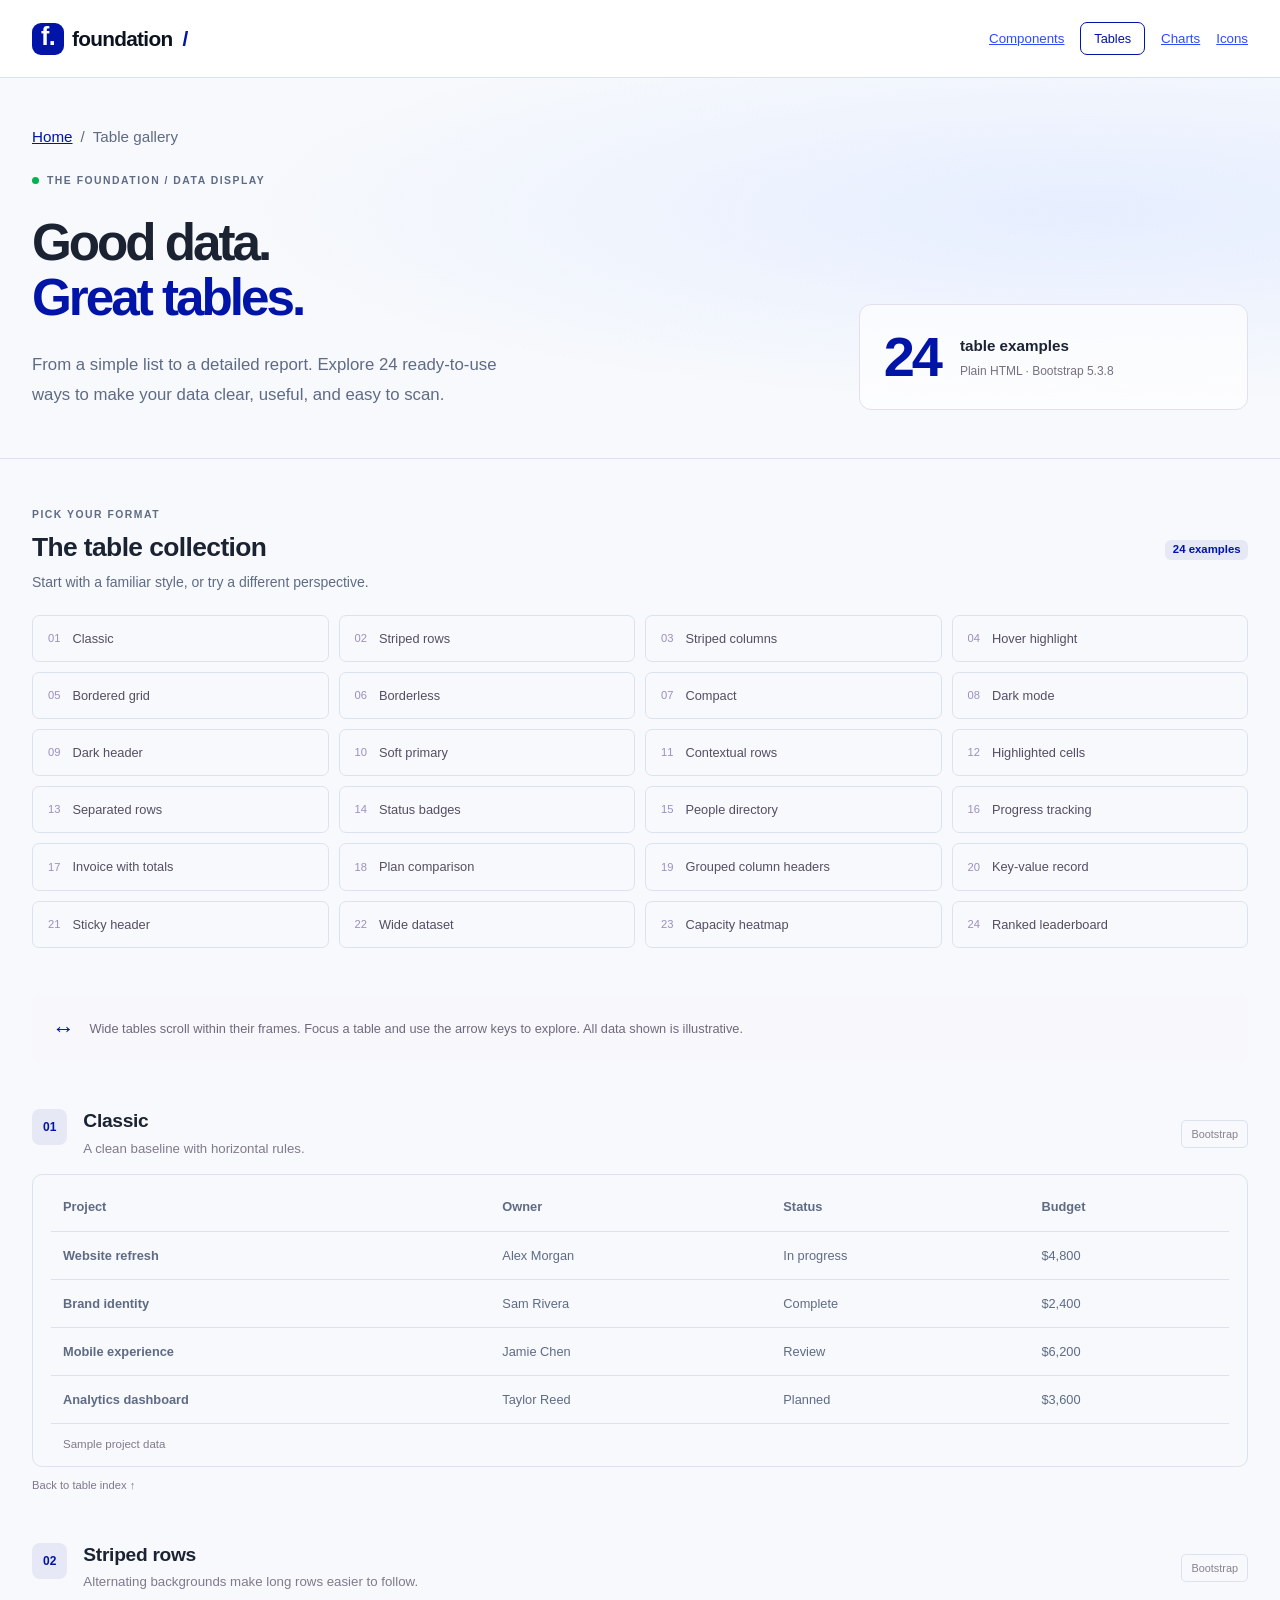
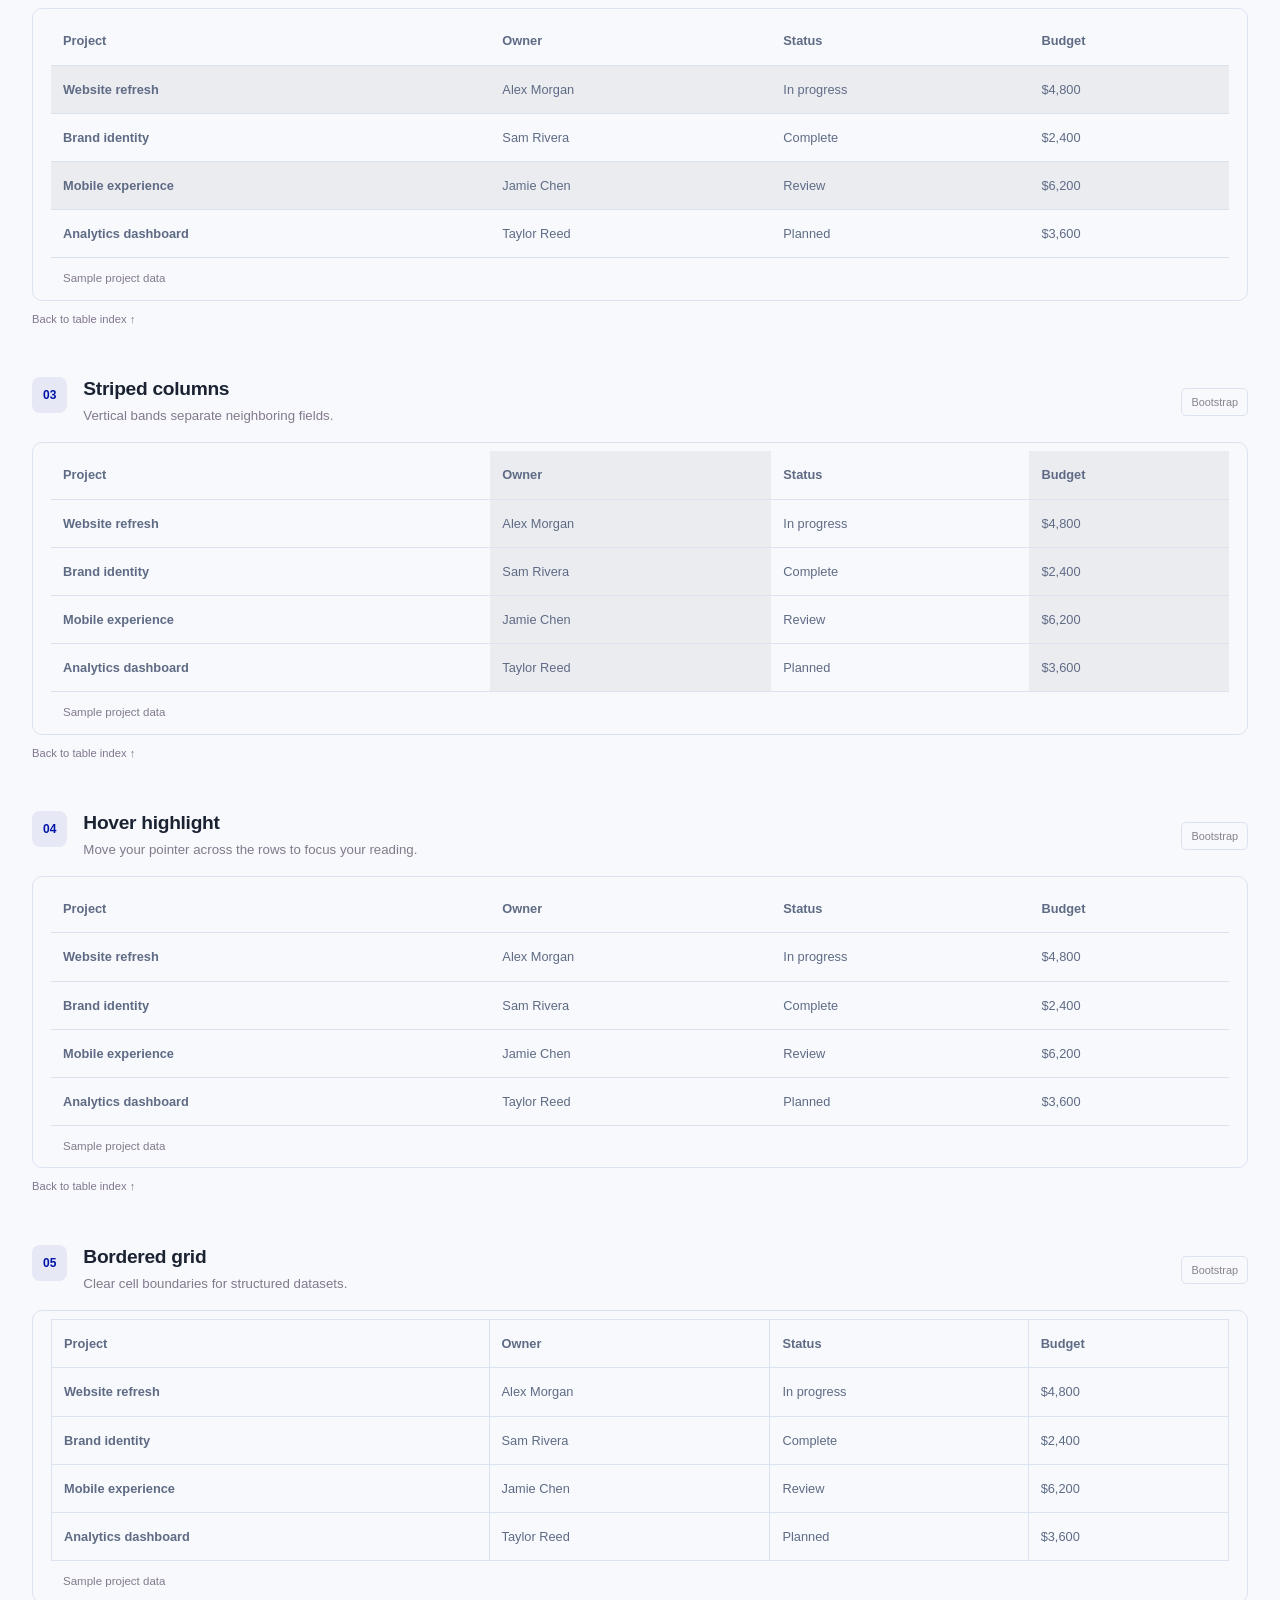
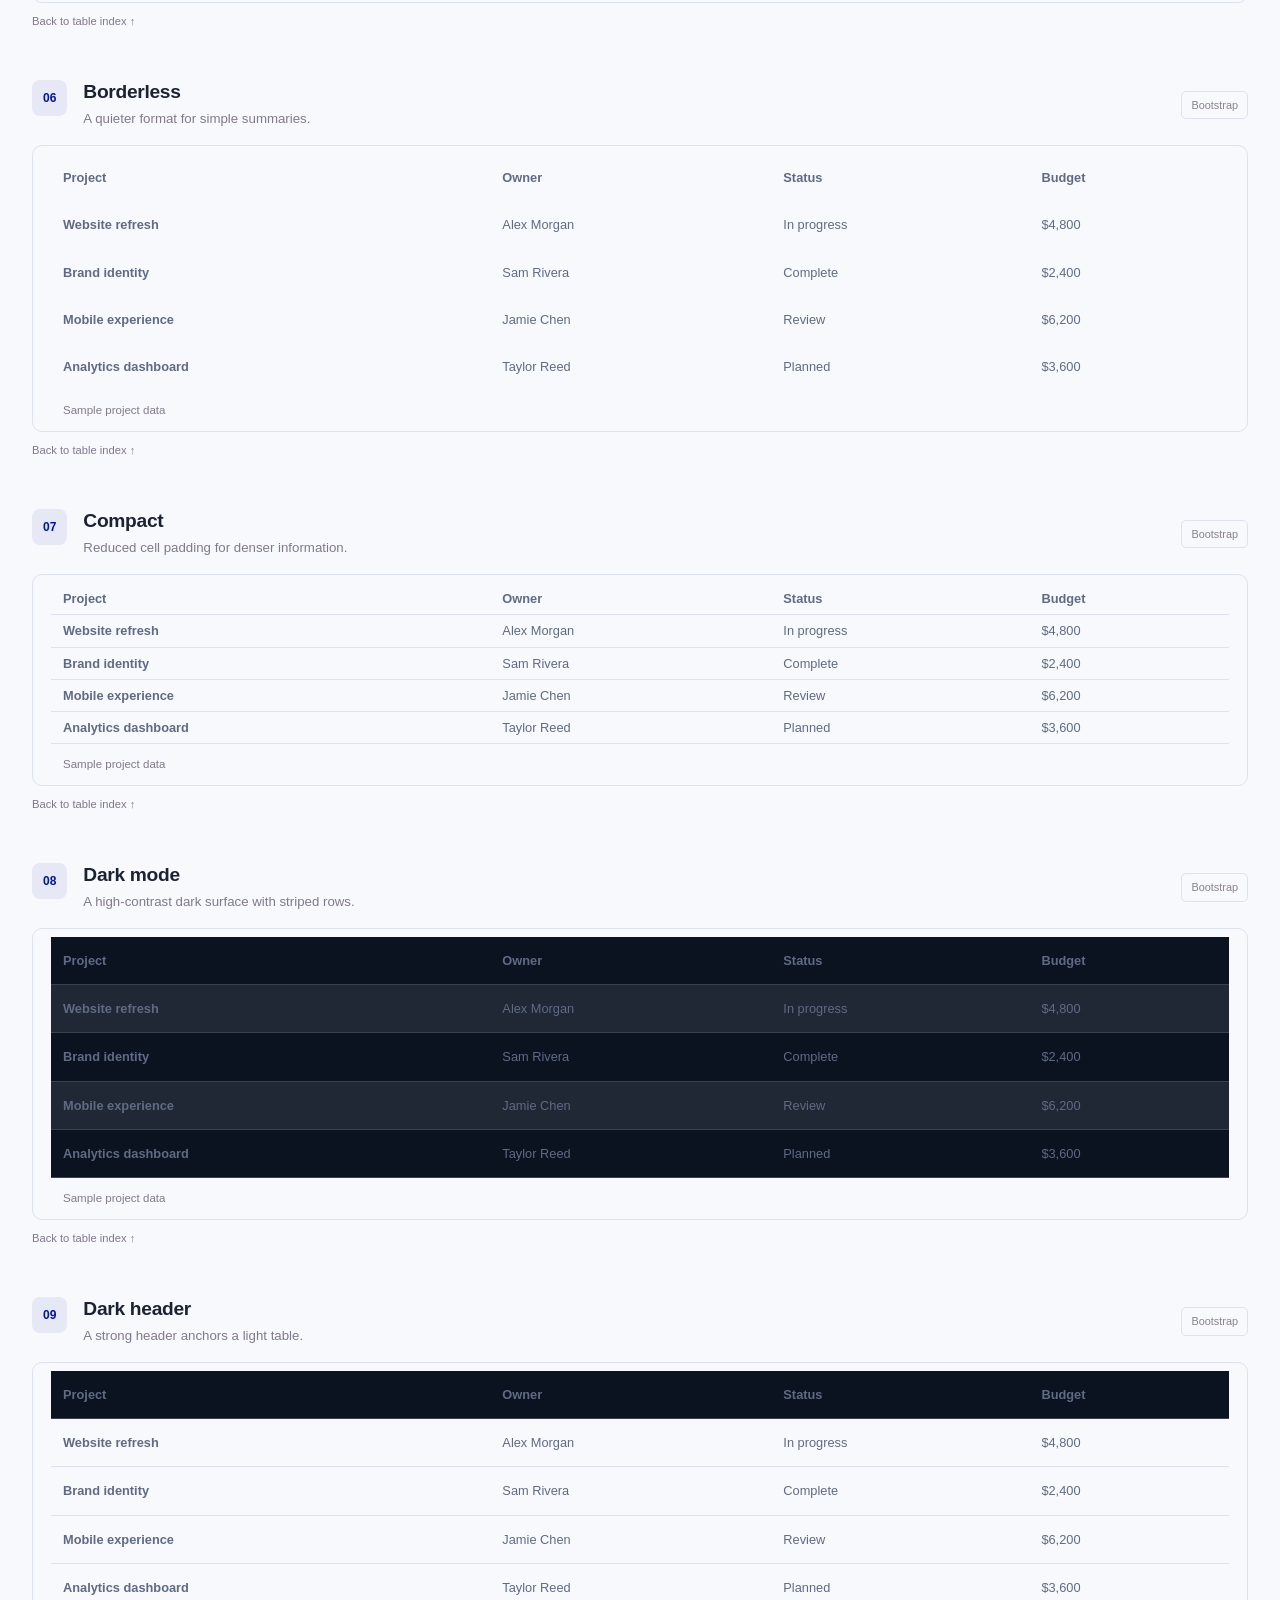
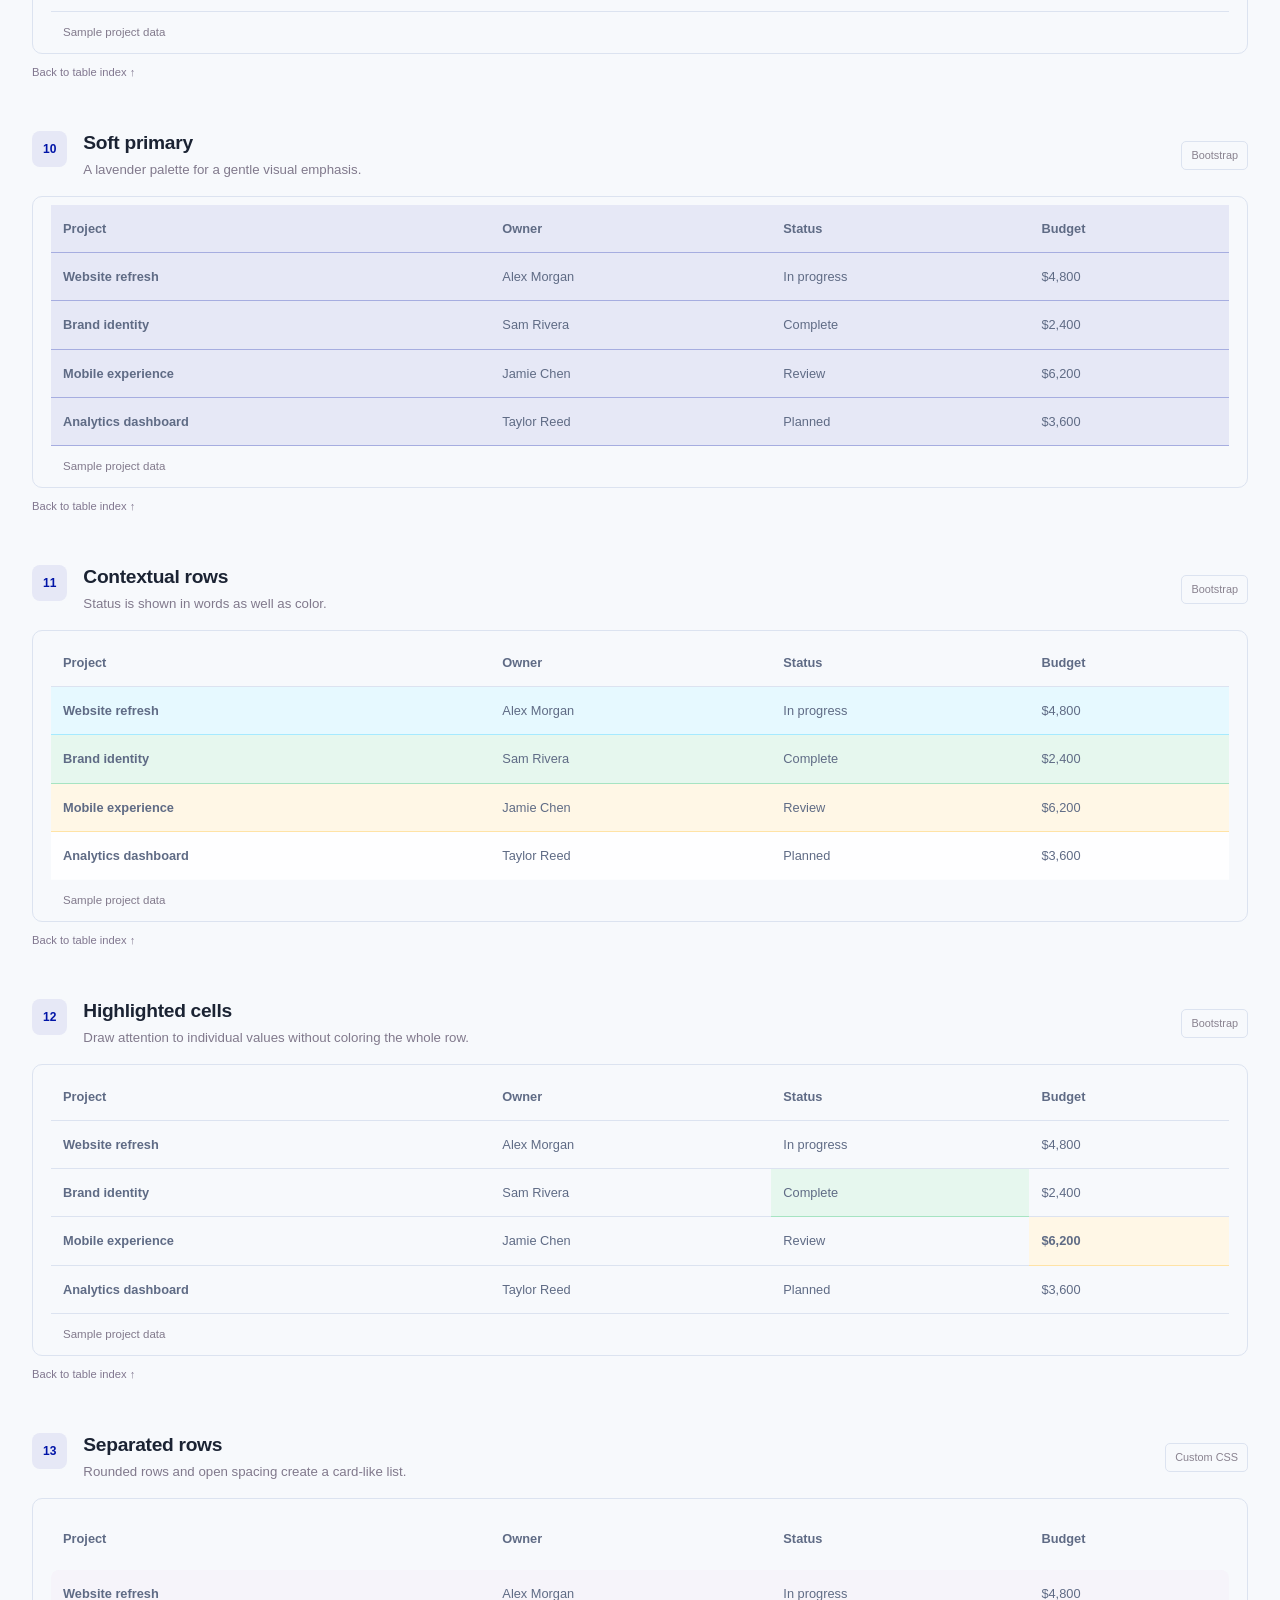
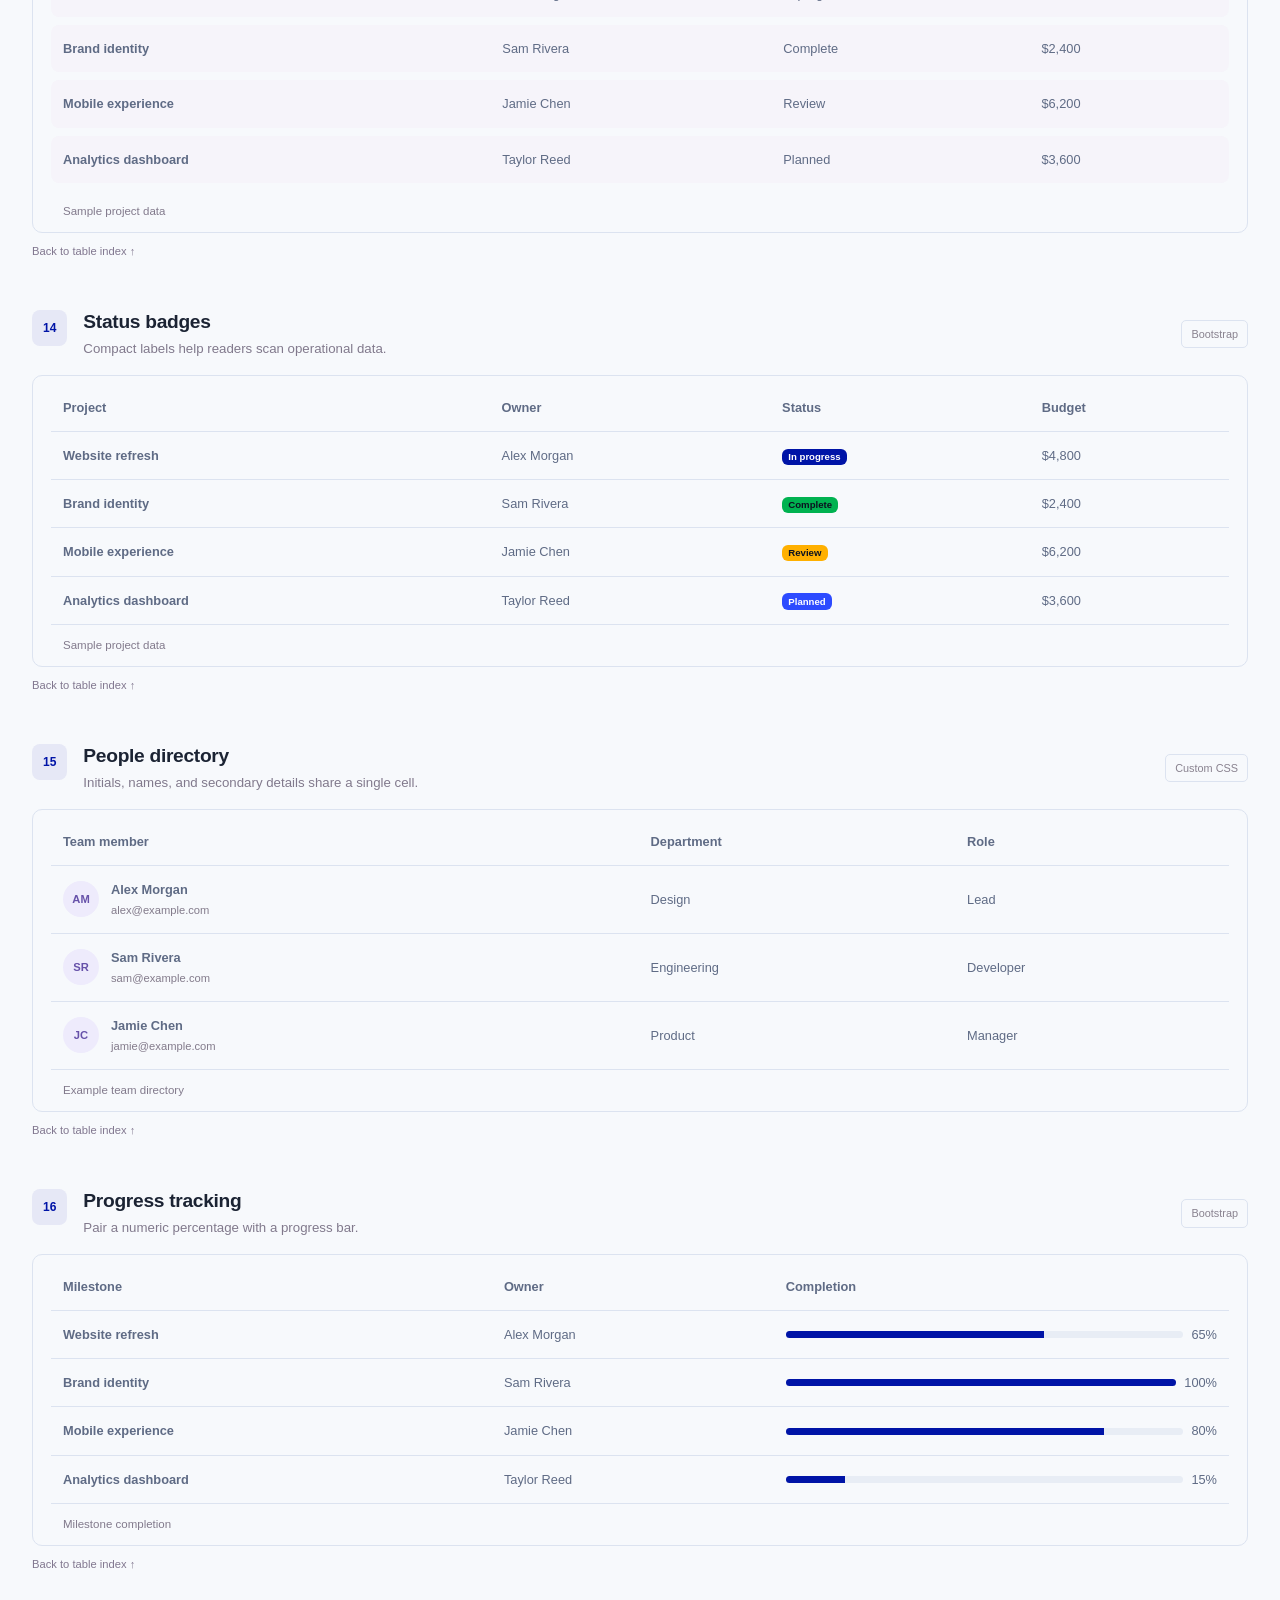
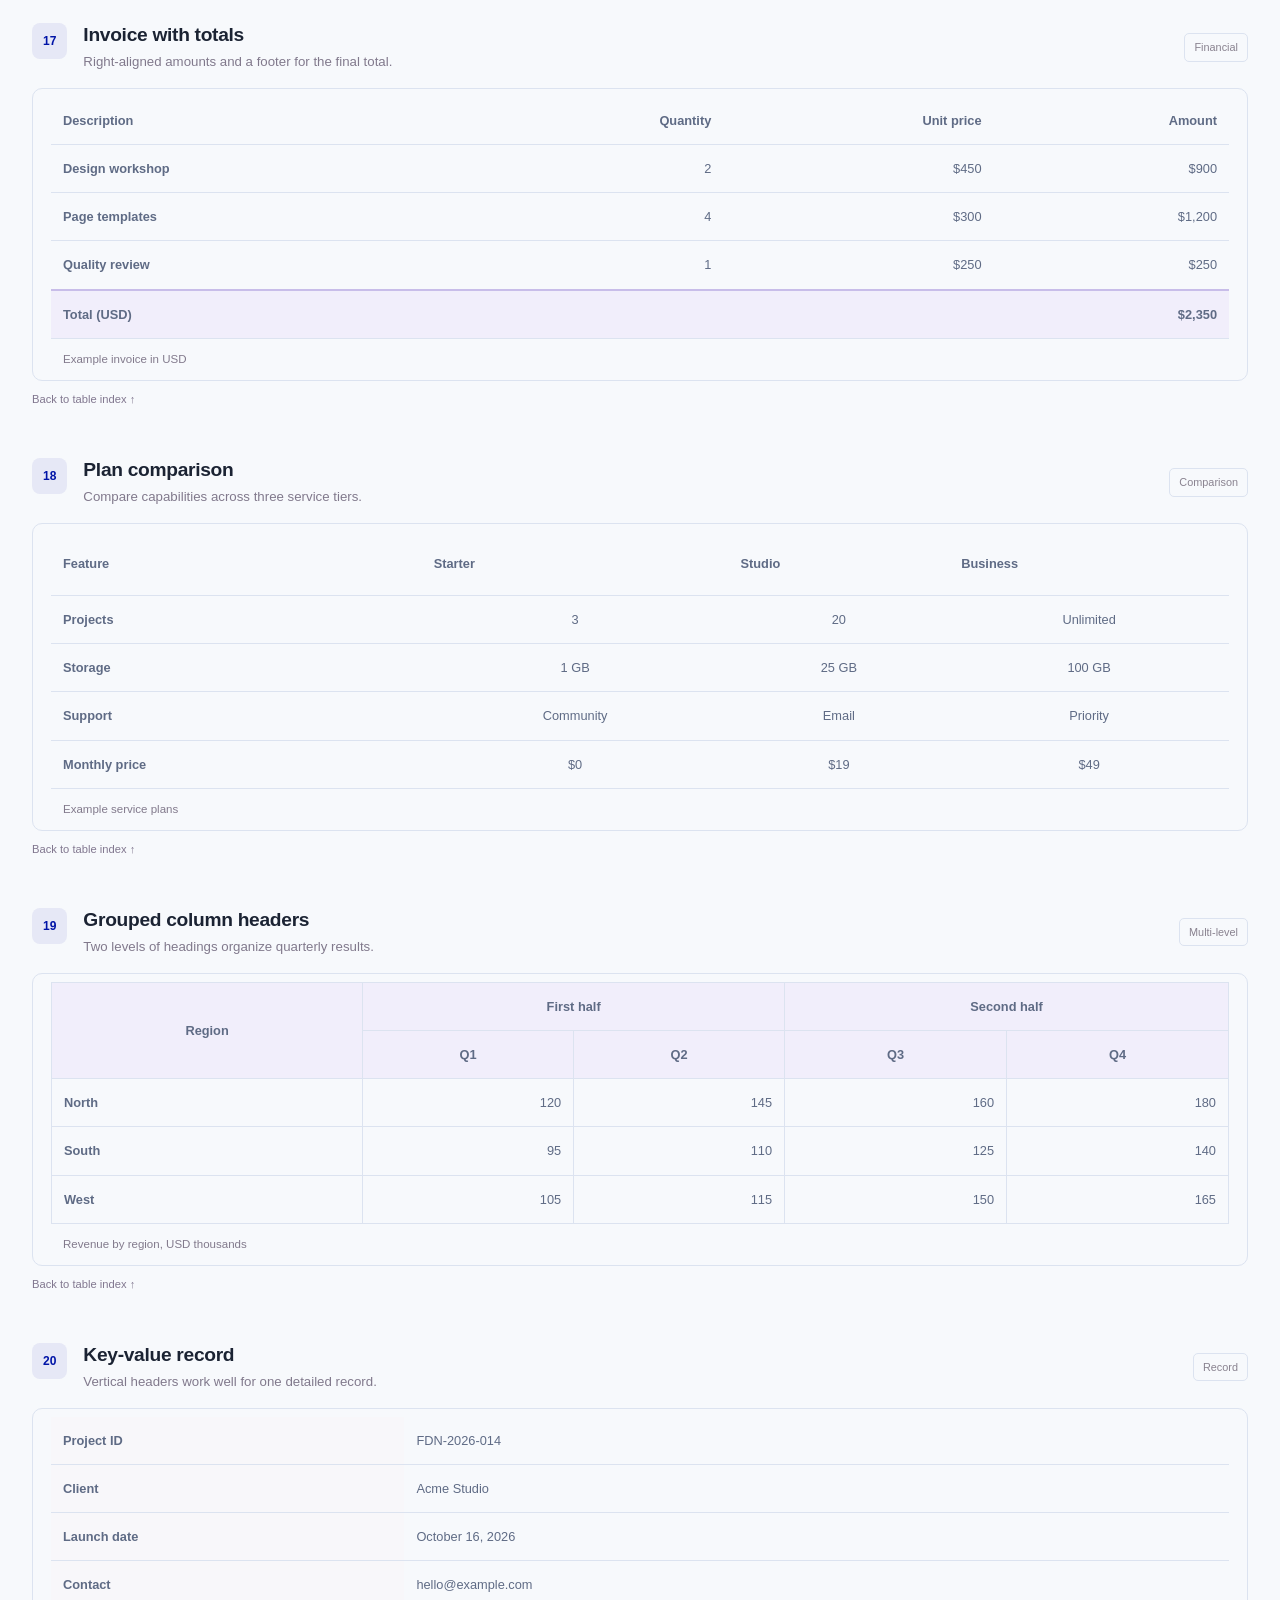
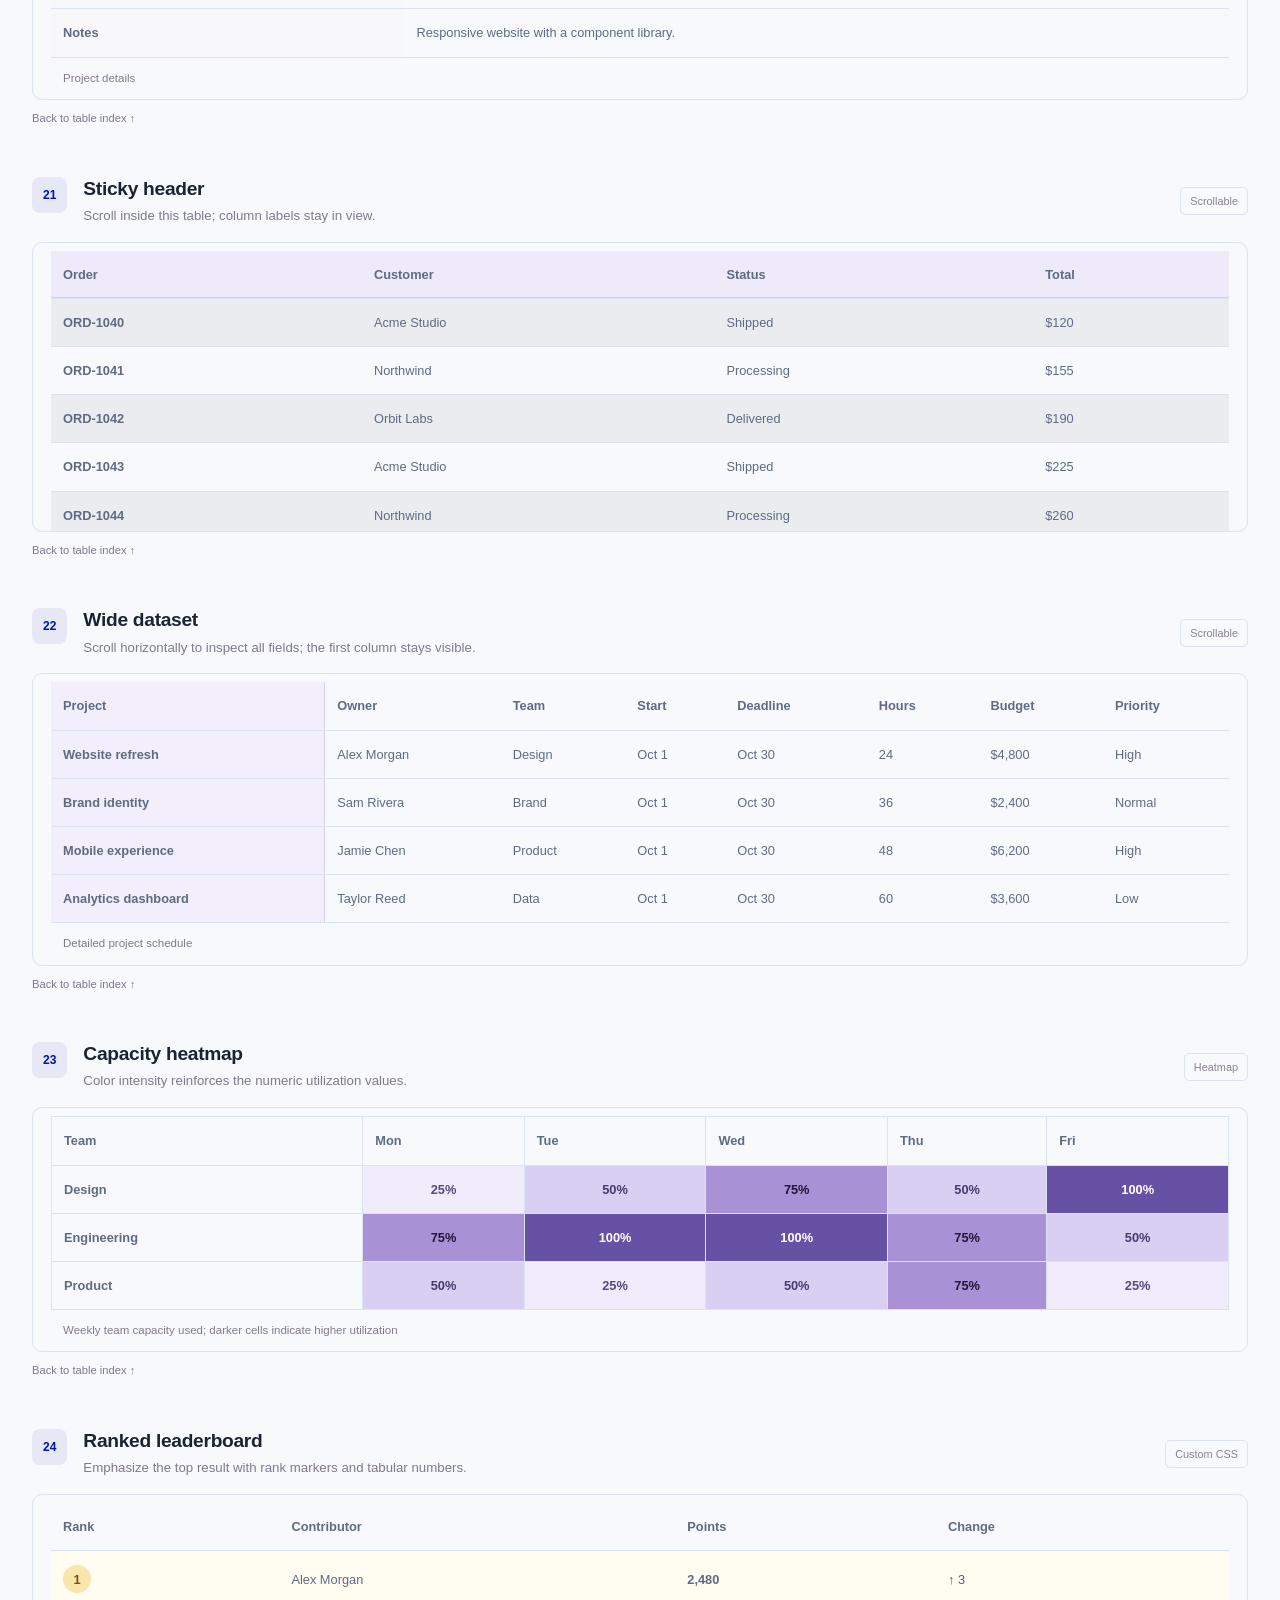
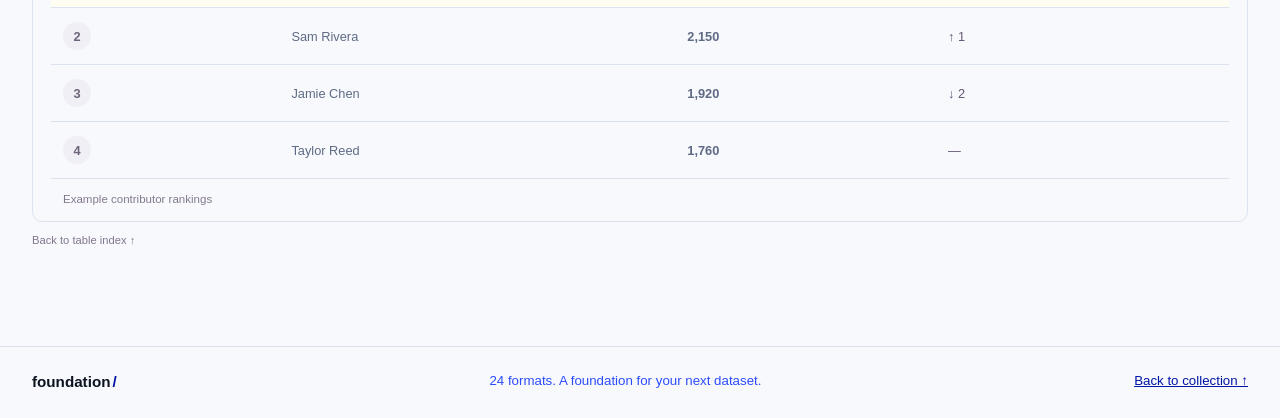
<file: tables.html>
<!doctype html>
<html lang="en">
  <head>
    <meta charset="utf-8" />
    <meta name="viewport" content="width=device-width, initial-scale=1" />
    <meta
      name="description"
      content="24 Bootstrap table examples: striped, bordered, compact, dark, comparison, invoice, heatmap, sticky headers, and more."
    />
    <title>Table gallery — Foundation</title>
    <link
      href="https://cdn.jsdelivr.net/npm/bootstrap@5.3.8/dist/css/bootstrap.min.css"
      rel="stylesheet"
      integrity="sha384-sRIl4kxILFvY47J16cr9ZwB07vP4J8+LH7qKQnuqkuIAvNWLzeN8tE5YBujZqJLB"
      crossorigin="anonymous"
    />
    <link href="assets/css/styles.css" rel="stylesheet" />
    <link href="assets/css/tables.css" rel="stylesheet" />
    <!-- Palette overrides must load after all other stylesheets. -->
    <link href="assets/css/tanner.css" rel="stylesheet" />
  </head>
  <body>
    <a class="visually-hidden-focusable skip-link" href="#main"
      >Skip to content</a
    >
    <nav
      class="navbar sticky-top bg-white border-bottom"
      aria-label="Main navigation"
    >
      <div class="container-xxl">
        <a
          class="navbar-brand fw-bold d-flex align-items-center gap-2"
          href="index.html"
          ><span class="brand-mark">f.</span> foundation<span class="brand-dot"
            >/</span
          ></a
        >
        <div class="d-flex align-items-center gap-3">
          <a class="small text-secondary" href="index.html#components"
            >Components</a
          ><a
            class="btn btn-sm btn-outline-primary"
            href="tables.html"
            aria-current="page"
            >Tables</a
          >
          <a class="small text-secondary" href="charts.html">Charts</a>
          <a class="small text-secondary" href="icons.html">Icons</a>
        </div>
      </div>
    </nav>
    <header class="gallery-hero border-bottom">
      <div class="container-xxl py-5">
        <nav aria-label="Breadcrumb">
          <ol class="breadcrumb small">
            <li class="breadcrumb-item"><a href="index.html">Home</a></li>
            <li class="breadcrumb-item active" aria-current="page">
              Table gallery
            </li>
          </ol>
        </nav>
        <div class="eyebrow mt-4">
          <span class="status-dot"></span> THE FOUNDATION / DATA DISPLAY
        </div>
        <div class="row align-items-end g-4 mt-1">
          <div class="col-lg-8">
            <h1>
              Good data.<br /><span class="text-primary">Great tables.</span>
            </h1>
            <p class="hero-description mb-0">
              From a simple list to a detailed report. Explore 24 ready-to-use
              ways to make your data clear, useful, and easy to scan.
            </p>
          </div>
          <div class="col-lg-4">
            <div class="gallery-meta">
              <strong>24</strong>
              <div>table examples<span>Plain HTML · Bootstrap 5.3.8</span></div>
            </div>
          </div>
        </div>
      </div>
    </header>
    <main id="main" class="container-xxl py-5">
      <section id="table-index" class="mb-5" aria-labelledby="index-title">
        <div class="section-heading">
          <div>
            <div class="eyebrow">PICK YOUR FORMAT</div>
            <h2 id="index-title">The table collection</h2>
            <p>Start with a familiar style, or try a different perspective.</p>
          </div>
          <span class="badge bg-primary-subtle text-primary">24 examples</span>
        </div>
        <div class="table-index">
          <a href="#table-01" class="table-index-link"><span>01</span>Classic</a
          ><a href="#table-02" class="table-index-link"
            ><span>02</span>Striped rows</a
          ><a href="#table-03" class="table-index-link"
            ><span>03</span>Striped columns</a
          ><a href="#table-04" class="table-index-link"
            ><span>04</span>Hover highlight</a
          ><a href="#table-05" class="table-index-link"
            ><span>05</span>Bordered grid</a
          ><a href="#table-06" class="table-index-link"
            ><span>06</span>Borderless</a
          ><a href="#table-07" class="table-index-link"
            ><span>07</span>Compact</a
          ><a href="#table-08" class="table-index-link"
            ><span>08</span>Dark mode</a
          ><a href="#table-09" class="table-index-link"
            ><span>09</span>Dark header</a
          ><a href="#table-10" class="table-index-link"
            ><span>10</span>Soft primary</a
          ><a href="#table-11" class="table-index-link"
            ><span>11</span>Contextual rows</a
          ><a href="#table-12" class="table-index-link"
            ><span>12</span>Highlighted cells</a
          ><a href="#table-13" class="table-index-link"
            ><span>13</span>Separated rows</a
          ><a href="#table-14" class="table-index-link"
            ><span>14</span>Status badges</a
          ><a href="#table-15" class="table-index-link"
            ><span>15</span>People directory</a
          ><a href="#table-16" class="table-index-link"
            ><span>16</span>Progress tracking</a
          ><a href="#table-17" class="table-index-link"
            ><span>17</span>Invoice with totals</a
          ><a href="#table-18" class="table-index-link"
            ><span>18</span>Plan comparison</a
          ><a href="#table-19" class="table-index-link"
            ><span>19</span>Grouped column headers</a
          ><a href="#table-20" class="table-index-link"
            ><span>20</span>Key-value record</a
          ><a href="#table-21" class="table-index-link"
            ><span>21</span>Sticky header</a
          ><a href="#table-22" class="table-index-link"
            ><span>22</span>Wide dataset</a
          ><a href="#table-23" class="table-index-link"
            ><span>23</span>Capacity heatmap</a
          ><a href="#table-24" class="table-index-link"
            ><span>24</span>Ranked leaderboard</a
          >
        </div>
      </section>
      <div class="gallery-note mb-5">
        <span aria-hidden="true">↔</span
        ><span
          >Wide tables scroll within their frames. Focus a table and use the
          arrow keys to explore. All data shown is illustrative.</span
        >
      </div>
      <!-- 01: Classic -->
      <section class="table-example" id="table-01" aria-labelledby="title-01">
        <div class="table-example-heading">
          <div class="d-flex gap-3 align-items-start">
            <span class="example-number">01</span>
            <div>
              <h2 id="title-01">Classic</h2>
              <p>A clean baseline with horizontal rules.</p>
            </div>
          </div>
          <span class="section-tag">Bootstrap</span>
        </div>
        <div class="table-surface">
          <div
            class="table-responsive"
            role="region"
            aria-labelledby="title-01"
            tabindex="0"
          >
            <table class="table">
              <caption>
                Sample project data
              </caption>
              <thead class="">
                <tr>
                  <th scope="col">Project</th>
                  <th scope="col">Owner</th>
                  <th scope="col">Status</th>
                  <th scope="col">Budget</th>
                </tr>
              </thead>
              <tbody>
                <tr class="">
                  <th scope="row">Website refresh</th>
                  <td>Alex Morgan</td>
                  <td>In progress</td>
                  <td>$4,800</td>
                </tr>
                <tr class="">
                  <th scope="row">Brand identity</th>
                  <td>Sam Rivera</td>
                  <td>Complete</td>
                  <td>$2,400</td>
                </tr>
                <tr class="">
                  <th scope="row">Mobile experience</th>
                  <td>Jamie Chen</td>
                  <td>Review</td>
                  <td>$6,200</td>
                </tr>
                <tr class="">
                  <th scope="row">Analytics dashboard</th>
                  <td>Taylor Reed</td>
                  <td>Planned</td>
                  <td>$3,600</td>
                </tr>
              </tbody>
            </table>
          </div>
        </div>
        <a class="back-link" href="#table-index">Back to table index ↑</a>
      </section>
      <!-- 02: Striped rows -->
      <section class="table-example" id="table-02" aria-labelledby="title-02">
        <div class="table-example-heading">
          <div class="d-flex gap-3 align-items-start">
            <span class="example-number">02</span>
            <div>
              <h2 id="title-02">Striped rows</h2>
              <p>Alternating backgrounds make long rows easier to follow.</p>
            </div>
          </div>
          <span class="section-tag">Bootstrap</span>
        </div>
        <div class="table-surface">
          <div
            class="table-responsive"
            role="region"
            aria-labelledby="title-02"
            tabindex="0"
          >
            <table class="table table-striped">
              <caption>
                Sample project data
              </caption>
              <thead class="">
                <tr>
                  <th scope="col">Project</th>
                  <th scope="col">Owner</th>
                  <th scope="col">Status</th>
                  <th scope="col">Budget</th>
                </tr>
              </thead>
              <tbody>
                <tr class="">
                  <th scope="row">Website refresh</th>
                  <td>Alex Morgan</td>
                  <td>In progress</td>
                  <td>$4,800</td>
                </tr>
                <tr class="">
                  <th scope="row">Brand identity</th>
                  <td>Sam Rivera</td>
                  <td>Complete</td>
                  <td>$2,400</td>
                </tr>
                <tr class="">
                  <th scope="row">Mobile experience</th>
                  <td>Jamie Chen</td>
                  <td>Review</td>
                  <td>$6,200</td>
                </tr>
                <tr class="">
                  <th scope="row">Analytics dashboard</th>
                  <td>Taylor Reed</td>
                  <td>Planned</td>
                  <td>$3,600</td>
                </tr>
              </tbody>
            </table>
          </div>
        </div>
        <a class="back-link" href="#table-index">Back to table index ↑</a>
      </section>
      <!-- 03: Striped columns -->
      <section class="table-example" id="table-03" aria-labelledby="title-03">
        <div class="table-example-heading">
          <div class="d-flex gap-3 align-items-start">
            <span class="example-number">03</span>
            <div>
              <h2 id="title-03">Striped columns</h2>
              <p>Vertical bands separate neighboring fields.</p>
            </div>
          </div>
          <span class="section-tag">Bootstrap</span>
        </div>
        <div class="table-surface">
          <div
            class="table-responsive"
            role="region"
            aria-labelledby="title-03"
            tabindex="0"
          >
            <table class="table table-striped-columns">
              <caption>
                Sample project data
              </caption>
              <thead class="">
                <tr>
                  <th scope="col">Project</th>
                  <th scope="col">Owner</th>
                  <th scope="col">Status</th>
                  <th scope="col">Budget</th>
                </tr>
              </thead>
              <tbody>
                <tr class="">
                  <th scope="row">Website refresh</th>
                  <td>Alex Morgan</td>
                  <td>In progress</td>
                  <td>$4,800</td>
                </tr>
                <tr class="">
                  <th scope="row">Brand identity</th>
                  <td>Sam Rivera</td>
                  <td>Complete</td>
                  <td>$2,400</td>
                </tr>
                <tr class="">
                  <th scope="row">Mobile experience</th>
                  <td>Jamie Chen</td>
                  <td>Review</td>
                  <td>$6,200</td>
                </tr>
                <tr class="">
                  <th scope="row">Analytics dashboard</th>
                  <td>Taylor Reed</td>
                  <td>Planned</td>
                  <td>$3,600</td>
                </tr>
              </tbody>
            </table>
          </div>
        </div>
        <a class="back-link" href="#table-index">Back to table index ↑</a>
      </section>
      <!-- 04: Hover highlight -->
      <section class="table-example" id="table-04" aria-labelledby="title-04">
        <div class="table-example-heading">
          <div class="d-flex gap-3 align-items-start">
            <span class="example-number">04</span>
            <div>
              <h2 id="title-04">Hover highlight</h2>
              <p>Move your pointer across the rows to focus your reading.</p>
            </div>
          </div>
          <span class="section-tag">Bootstrap</span>
        </div>
        <div class="table-surface">
          <div
            class="table-responsive"
            role="region"
            aria-labelledby="title-04"
            tabindex="0"
          >
            <table class="table table-hover">
              <caption>
                Sample project data
              </caption>
              <thead class="">
                <tr>
                  <th scope="col">Project</th>
                  <th scope="col">Owner</th>
                  <th scope="col">Status</th>
                  <th scope="col">Budget</th>
                </tr>
              </thead>
              <tbody>
                <tr class="">
                  <th scope="row">Website refresh</th>
                  <td>Alex Morgan</td>
                  <td>In progress</td>
                  <td>$4,800</td>
                </tr>
                <tr class="">
                  <th scope="row">Brand identity</th>
                  <td>Sam Rivera</td>
                  <td>Complete</td>
                  <td>$2,400</td>
                </tr>
                <tr class="">
                  <th scope="row">Mobile experience</th>
                  <td>Jamie Chen</td>
                  <td>Review</td>
                  <td>$6,200</td>
                </tr>
                <tr class="">
                  <th scope="row">Analytics dashboard</th>
                  <td>Taylor Reed</td>
                  <td>Planned</td>
                  <td>$3,600</td>
                </tr>
              </tbody>
            </table>
          </div>
        </div>
        <a class="back-link" href="#table-index">Back to table index ↑</a>
      </section>
      <!-- 05: Bordered grid -->
      <section class="table-example" id="table-05" aria-labelledby="title-05">
        <div class="table-example-heading">
          <div class="d-flex gap-3 align-items-start">
            <span class="example-number">05</span>
            <div>
              <h2 id="title-05">Bordered grid</h2>
              <p>Clear cell boundaries for structured datasets.</p>
            </div>
          </div>
          <span class="section-tag">Bootstrap</span>
        </div>
        <div class="table-surface">
          <div
            class="table-responsive"
            role="region"
            aria-labelledby="title-05"
            tabindex="0"
          >
            <table class="table table-bordered">
              <caption>
                Sample project data
              </caption>
              <thead class="">
                <tr>
                  <th scope="col">Project</th>
                  <th scope="col">Owner</th>
                  <th scope="col">Status</th>
                  <th scope="col">Budget</th>
                </tr>
              </thead>
              <tbody>
                <tr class="">
                  <th scope="row">Website refresh</th>
                  <td>Alex Morgan</td>
                  <td>In progress</td>
                  <td>$4,800</td>
                </tr>
                <tr class="">
                  <th scope="row">Brand identity</th>
                  <td>Sam Rivera</td>
                  <td>Complete</td>
                  <td>$2,400</td>
                </tr>
                <tr class="">
                  <th scope="row">Mobile experience</th>
                  <td>Jamie Chen</td>
                  <td>Review</td>
                  <td>$6,200</td>
                </tr>
                <tr class="">
                  <th scope="row">Analytics dashboard</th>
                  <td>Taylor Reed</td>
                  <td>Planned</td>
                  <td>$3,600</td>
                </tr>
              </tbody>
            </table>
          </div>
        </div>
        <a class="back-link" href="#table-index">Back to table index ↑</a>
      </section>
      <!-- 06: Borderless -->
      <section class="table-example" id="table-06" aria-labelledby="title-06">
        <div class="table-example-heading">
          <div class="d-flex gap-3 align-items-start">
            <span class="example-number">06</span>
            <div>
              <h2 id="title-06">Borderless</h2>
              <p>A quieter format for simple summaries.</p>
            </div>
          </div>
          <span class="section-tag">Bootstrap</span>
        </div>
        <div class="table-surface">
          <div
            class="table-responsive"
            role="region"
            aria-labelledby="title-06"
            tabindex="0"
          >
            <table class="table table-borderless">
              <caption>
                Sample project data
              </caption>
              <thead class="">
                <tr>
                  <th scope="col">Project</th>
                  <th scope="col">Owner</th>
                  <th scope="col">Status</th>
                  <th scope="col">Budget</th>
                </tr>
              </thead>
              <tbody>
                <tr class="">
                  <th scope="row">Website refresh</th>
                  <td>Alex Morgan</td>
                  <td>In progress</td>
                  <td>$4,800</td>
                </tr>
                <tr class="">
                  <th scope="row">Brand identity</th>
                  <td>Sam Rivera</td>
                  <td>Complete</td>
                  <td>$2,400</td>
                </tr>
                <tr class="">
                  <th scope="row">Mobile experience</th>
                  <td>Jamie Chen</td>
                  <td>Review</td>
                  <td>$6,200</td>
                </tr>
                <tr class="">
                  <th scope="row">Analytics dashboard</th>
                  <td>Taylor Reed</td>
                  <td>Planned</td>
                  <td>$3,600</td>
                </tr>
              </tbody>
            </table>
          </div>
        </div>
        <a class="back-link" href="#table-index">Back to table index ↑</a>
      </section>
      <!-- 07: Compact -->
      <section class="table-example" id="table-07" aria-labelledby="title-07">
        <div class="table-example-heading">
          <div class="d-flex gap-3 align-items-start">
            <span class="example-number">07</span>
            <div>
              <h2 id="title-07">Compact</h2>
              <p>Reduced cell padding for denser information.</p>
            </div>
          </div>
          <span class="section-tag">Bootstrap</span>
        </div>
        <div class="table-surface">
          <div
            class="table-responsive"
            role="region"
            aria-labelledby="title-07"
            tabindex="0"
          >
            <table class="table table-sm compact-table">
              <caption>
                Sample project data
              </caption>
              <thead class="">
                <tr>
                  <th scope="col">Project</th>
                  <th scope="col">Owner</th>
                  <th scope="col">Status</th>
                  <th scope="col">Budget</th>
                </tr>
              </thead>
              <tbody>
                <tr class="">
                  <th scope="row">Website refresh</th>
                  <td>Alex Morgan</td>
                  <td>In progress</td>
                  <td>$4,800</td>
                </tr>
                <tr class="">
                  <th scope="row">Brand identity</th>
                  <td>Sam Rivera</td>
                  <td>Complete</td>
                  <td>$2,400</td>
                </tr>
                <tr class="">
                  <th scope="row">Mobile experience</th>
                  <td>Jamie Chen</td>
                  <td>Review</td>
                  <td>$6,200</td>
                </tr>
                <tr class="">
                  <th scope="row">Analytics dashboard</th>
                  <td>Taylor Reed</td>
                  <td>Planned</td>
                  <td>$3,600</td>
                </tr>
              </tbody>
            </table>
          </div>
        </div>
        <a class="back-link" href="#table-index">Back to table index ↑</a>
      </section>
      <!-- 08: Dark mode -->
      <section class="table-example" id="table-08" aria-labelledby="title-08">
        <div class="table-example-heading">
          <div class="d-flex gap-3 align-items-start">
            <span class="example-number">08</span>
            <div>
              <h2 id="title-08">Dark mode</h2>
              <p>A high-contrast dark surface with striped rows.</p>
            </div>
          </div>
          <span class="section-tag">Bootstrap</span>
        </div>
        <div class="table-surface">
          <div
            class="table-responsive"
            role="region"
            aria-labelledby="title-08"
            tabindex="0"
          >
            <table class="table table-dark table-striped">
              <caption>
                Sample project data
              </caption>
              <thead class="">
                <tr>
                  <th scope="col">Project</th>
                  <th scope="col">Owner</th>
                  <th scope="col">Status</th>
                  <th scope="col">Budget</th>
                </tr>
              </thead>
              <tbody>
                <tr class="">
                  <th scope="row">Website refresh</th>
                  <td>Alex Morgan</td>
                  <td>In progress</td>
                  <td>$4,800</td>
                </tr>
                <tr class="">
                  <th scope="row">Brand identity</th>
                  <td>Sam Rivera</td>
                  <td>Complete</td>
                  <td>$2,400</td>
                </tr>
                <tr class="">
                  <th scope="row">Mobile experience</th>
                  <td>Jamie Chen</td>
                  <td>Review</td>
                  <td>$6,200</td>
                </tr>
                <tr class="">
                  <th scope="row">Analytics dashboard</th>
                  <td>Taylor Reed</td>
                  <td>Planned</td>
                  <td>$3,600</td>
                </tr>
              </tbody>
            </table>
          </div>
        </div>
        <a class="back-link" href="#table-index">Back to table index ↑</a>
      </section>
      <!-- 09: Dark header -->
      <section class="table-example" id="table-09" aria-labelledby="title-09">
        <div class="table-example-heading">
          <div class="d-flex gap-3 align-items-start">
            <span class="example-number">09</span>
            <div>
              <h2 id="title-09">Dark header</h2>
              <p>A strong header anchors a light table.</p>
            </div>
          </div>
          <span class="section-tag">Bootstrap</span>
        </div>
        <div class="table-surface">
          <div
            class="table-responsive"
            role="region"
            aria-labelledby="title-09"
            tabindex="0"
          >
            <table class="table">
              <caption>
                Sample project data
              </caption>
              <thead class="table-dark">
                <tr>
                  <th scope="col">Project</th>
                  <th scope="col">Owner</th>
                  <th scope="col">Status</th>
                  <th scope="col">Budget</th>
                </tr>
              </thead>
              <tbody>
                <tr class="">
                  <th scope="row">Website refresh</th>
                  <td>Alex Morgan</td>
                  <td>In progress</td>
                  <td>$4,800</td>
                </tr>
                <tr class="">
                  <th scope="row">Brand identity</th>
                  <td>Sam Rivera</td>
                  <td>Complete</td>
                  <td>$2,400</td>
                </tr>
                <tr class="">
                  <th scope="row">Mobile experience</th>
                  <td>Jamie Chen</td>
                  <td>Review</td>
                  <td>$6,200</td>
                </tr>
                <tr class="">
                  <th scope="row">Analytics dashboard</th>
                  <td>Taylor Reed</td>
                  <td>Planned</td>
                  <td>$3,600</td>
                </tr>
              </tbody>
            </table>
          </div>
        </div>
        <a class="back-link" href="#table-index">Back to table index ↑</a>
      </section>
      <!-- 10: Soft primary -->
      <section class="table-example" id="table-10" aria-labelledby="title-10">
        <div class="table-example-heading">
          <div class="d-flex gap-3 align-items-start">
            <span class="example-number">10</span>
            <div>
              <h2 id="title-10">Soft primary</h2>
              <p>A lavender palette for a gentle visual emphasis.</p>
            </div>
          </div>
          <span class="section-tag">Bootstrap</span>
        </div>
        <div class="table-surface">
          <div
            class="table-responsive"
            role="region"
            aria-labelledby="title-10"
            tabindex="0"
          >
            <table class="table table-primary soft-primary">
              <caption>
                Sample project data
              </caption>
              <thead class="">
                <tr>
                  <th scope="col">Project</th>
                  <th scope="col">Owner</th>
                  <th scope="col">Status</th>
                  <th scope="col">Budget</th>
                </tr>
              </thead>
              <tbody>
                <tr class="">
                  <th scope="row">Website refresh</th>
                  <td>Alex Morgan</td>
                  <td>In progress</td>
                  <td>$4,800</td>
                </tr>
                <tr class="">
                  <th scope="row">Brand identity</th>
                  <td>Sam Rivera</td>
                  <td>Complete</td>
                  <td>$2,400</td>
                </tr>
                <tr class="">
                  <th scope="row">Mobile experience</th>
                  <td>Jamie Chen</td>
                  <td>Review</td>
                  <td>$6,200</td>
                </tr>
                <tr class="">
                  <th scope="row">Analytics dashboard</th>
                  <td>Taylor Reed</td>
                  <td>Planned</td>
                  <td>$3,600</td>
                </tr>
              </tbody>
            </table>
          </div>
        </div>
        <a class="back-link" href="#table-index">Back to table index ↑</a>
      </section>
      <!-- 11: Contextual rows -->
      <section class="table-example" id="table-11" aria-labelledby="title-11">
        <div class="table-example-heading">
          <div class="d-flex gap-3 align-items-start">
            <span class="example-number">11</span>
            <div>
              <h2 id="title-11">Contextual rows</h2>
              <p>Status is shown in words as well as color.</p>
            </div>
          </div>
          <span class="section-tag">Bootstrap</span>
        </div>
        <div class="table-surface">
          <div
            class="table-responsive"
            role="region"
            aria-labelledby="title-11"
            tabindex="0"
          >
            <table class="table">
              <caption>
                Sample project data
              </caption>
              <thead class="">
                <tr>
                  <th scope="col">Project</th>
                  <th scope="col">Owner</th>
                  <th scope="col">Status</th>
                  <th scope="col">Budget</th>
                </tr>
              </thead>
              <tbody>
                <tr class="table-info">
                  <th scope="row">Website refresh</th>
                  <td>Alex Morgan</td>
                  <td>In progress</td>
                  <td>$4,800</td>
                </tr>
                <tr class="table-success">
                  <th scope="row">Brand identity</th>
                  <td>Sam Rivera</td>
                  <td>Complete</td>
                  <td>$2,400</td>
                </tr>
                <tr class="table-warning">
                  <th scope="row">Mobile experience</th>
                  <td>Jamie Chen</td>
                  <td>Review</td>
                  <td>$6,200</td>
                </tr>
                <tr class="table-light">
                  <th scope="row">Analytics dashboard</th>
                  <td>Taylor Reed</td>
                  <td>Planned</td>
                  <td>$3,600</td>
                </tr>
              </tbody>
            </table>
          </div>
        </div>
        <a class="back-link" href="#table-index">Back to table index ↑</a>
      </section>
      <!-- 12: Highlighted cells -->
      <section class="table-example" id="table-12" aria-labelledby="title-12">
        <div class="table-example-heading">
          <div class="d-flex gap-3 align-items-start">
            <span class="example-number">12</span>
            <div>
              <h2 id="title-12">Highlighted cells</h2>
              <p>
                Draw attention to individual values without coloring the whole
                row.
              </p>
            </div>
          </div>
          <span class="section-tag">Bootstrap</span>
        </div>
        <div class="table-surface">
          <div
            class="table-responsive"
            role="region"
            aria-labelledby="title-12"
            tabindex="0"
          >
            <table class="table">
              <caption>
                Sample project data
              </caption>
              <thead class="">
                <tr>
                  <th scope="col">Project</th>
                  <th scope="col">Owner</th>
                  <th scope="col">Status</th>
                  <th scope="col">Budget</th>
                </tr>
              </thead>
              <tbody>
                <tr class="">
                  <th scope="row">Website refresh</th>
                  <td>Alex Morgan</td>
                  <td>In progress</td>
                  <td>$4,800</td>
                </tr>
                <tr class="">
                  <th scope="row">Brand identity</th>
                  <td>Sam Rivera</td>
                  <td class="table-success">Complete</td>
                  <td>$2,400</td>
                </tr>
                <tr class="">
                  <th scope="row">Mobile experience</th>
                  <td>Jamie Chen</td>
                  <td>Review</td>
                  <td class="table-warning fw-bold">
                    $6,200 <span class="visually-hidden">— largest budget</span>
                  </td>
                </tr>
                <tr class="">
                  <th scope="row">Analytics dashboard</th>
                  <td>Taylor Reed</td>
                  <td>Planned</td>
                  <td>$3,600</td>
                </tr>
              </tbody>
            </table>
          </div>
        </div>
        <a class="back-link" href="#table-index">Back to table index ↑</a>
      </section>
      <!-- 13: Separated rows -->
      <section class="table-example" id="table-13" aria-labelledby="title-13">
        <div class="table-example-heading">
          <div class="d-flex gap-3 align-items-start">
            <span class="example-number">13</span>
            <div>
              <h2 id="title-13">Separated rows</h2>
              <p>Rounded rows and open spacing create a card-like list.</p>
            </div>
          </div>
          <span class="section-tag">Custom CSS</span>
        </div>
        <div class="table-surface">
          <div
            class="table-responsive"
            role="region"
            aria-labelledby="title-13"
            tabindex="0"
          >
            <table class="table separated-table">
              <caption>
                Sample project data
              </caption>
              <thead class="">
                <tr>
                  <th scope="col">Project</th>
                  <th scope="col">Owner</th>
                  <th scope="col">Status</th>
                  <th scope="col">Budget</th>
                </tr>
              </thead>
              <tbody>
                <tr class="">
                  <th scope="row">Website refresh</th>
                  <td>Alex Morgan</td>
                  <td>In progress</td>
                  <td>$4,800</td>
                </tr>
                <tr class="">
                  <th scope="row">Brand identity</th>
                  <td>Sam Rivera</td>
                  <td>Complete</td>
                  <td>$2,400</td>
                </tr>
                <tr class="">
                  <th scope="row">Mobile experience</th>
                  <td>Jamie Chen</td>
                  <td>Review</td>
                  <td>$6,200</td>
                </tr>
                <tr class="">
                  <th scope="row">Analytics dashboard</th>
                  <td>Taylor Reed</td>
                  <td>Planned</td>
                  <td>$3,600</td>
                </tr>
              </tbody>
            </table>
          </div>
        </div>
        <a class="back-link" href="#table-index">Back to table index ↑</a>
      </section>
      <!-- 14: Status badges -->
      <section class="table-example" id="table-14" aria-labelledby="title-14">
        <div class="table-example-heading">
          <div class="d-flex gap-3 align-items-start">
            <span class="example-number">14</span>
            <div>
              <h2 id="title-14">Status badges</h2>
              <p>Compact labels help readers scan operational data.</p>
            </div>
          </div>
          <span class="section-tag">Bootstrap</span>
        </div>
        <div class="table-surface">
          <div
            class="table-responsive"
            role="region"
            aria-labelledby="title-14"
            tabindex="0"
          >
            <table class="table">
              <caption>
                Sample project data
              </caption>
              <thead class="">
                <tr>
                  <th scope="col">Project</th>
                  <th scope="col">Owner</th>
                  <th scope="col">Status</th>
                  <th scope="col">Budget</th>
                </tr>
              </thead>
              <tbody>
                <tr class="">
                  <th scope="row">Website refresh</th>
                  <td>Alex Morgan</td>
                  <td>
                    <span class="badge text-bg-primary">In progress</span>
                  </td>
                  <td>$4,800</td>
                </tr>
                <tr class="">
                  <th scope="row">Brand identity</th>
                  <td>Sam Rivera</td>
                  <td><span class="badge text-bg-success">Complete</span></td>
                  <td>$2,400</td>
                </tr>
                <tr class="">
                  <th scope="row">Mobile experience</th>
                  <td>Jamie Chen</td>
                  <td><span class="badge text-bg-warning">Review</span></td>
                  <td>$6,200</td>
                </tr>
                <tr class="">
                  <th scope="row">Analytics dashboard</th>
                  <td>Taylor Reed</td>
                  <td><span class="badge text-bg-secondary">Planned</span></td>
                  <td>$3,600</td>
                </tr>
              </tbody>
            </table>
          </div>
        </div>
        <a class="back-link" href="#table-index">Back to table index ↑</a>
      </section>
      <!-- 15: People directory -->
      <section class="table-example" id="table-15" aria-labelledby="title-15">
        <div class="table-example-heading">
          <div class="d-flex gap-3 align-items-start">
            <span class="example-number">15</span>
            <div>
              <h2 id="title-15">People directory</h2>
              <p>Initials, names, and secondary details share a single cell.</p>
            </div>
          </div>
          <span class="section-tag">Custom CSS</span>
        </div>
        <div class="table-surface">
          <div
            class="table-responsive"
            role="region"
            aria-labelledby="title-15"
            tabindex="0"
          >
            <table class="table">
              <caption>
                Example team directory
              </caption>
              <thead class="">
                <tr>
                  <th scope="col">Team member</th>
                  <th scope="col">Department</th>
                  <th scope="col">Role</th>
                </tr>
              </thead>
              <tbody>
                <tr class="">
                  <th scope="row">
                    <span class="person"
                      ><span class="avatar" aria-hidden="true">AM</span
                      ><span
                        >Alex Morgan<small>alex@example.com</small></span
                      ></span
                    >
                  </th>
                  <td>Design</td>
                  <td>Lead</td>
                </tr>
                <tr class="">
                  <th scope="row">
                    <span class="person"
                      ><span class="avatar" aria-hidden="true">SR</span
                      ><span
                        >Sam Rivera<small>sam@example.com</small></span
                      ></span
                    >
                  </th>
                  <td>Engineering</td>
                  <td>Developer</td>
                </tr>
                <tr class="">
                  <th scope="row">
                    <span class="person"
                      ><span class="avatar" aria-hidden="true">JC</span
                      ><span
                        >Jamie Chen<small>jamie@example.com</small></span
                      ></span
                    >
                  </th>
                  <td>Product</td>
                  <td>Manager</td>
                </tr>
              </tbody>
            </table>
          </div>
        </div>
        <a class="back-link" href="#table-index">Back to table index ↑</a>
      </section>
      <!-- 16: Progress tracking -->
      <section class="table-example" id="table-16" aria-labelledby="title-16">
        <div class="table-example-heading">
          <div class="d-flex gap-3 align-items-start">
            <span class="example-number">16</span>
            <div>
              <h2 id="title-16">Progress tracking</h2>
              <p>Pair a numeric percentage with a progress bar.</p>
            </div>
          </div>
          <span class="section-tag">Bootstrap</span>
        </div>
        <div class="table-surface">
          <div
            class="table-responsive"
            role="region"
            aria-labelledby="title-16"
            tabindex="0"
          >
            <table class="table">
              <caption>
                Milestone completion
              </caption>
              <thead class="">
                <tr>
                  <th scope="col">Milestone</th>
                  <th scope="col">Owner</th>
                  <th scope="col">Completion</th>
                </tr>
              </thead>
              <tbody>
                <tr class="">
                  <th scope="row">Website refresh</th>
                  <td>Alex Morgan</td>
                  <td>
                    <div class="d-flex align-items-center gap-2">
                      <div
                        class="progress flex-grow-1"
                        role="progressbar"
                        aria-label="Website refresh completion"
                        aria-valuenow="65"
                        aria-valuemin="0"
                        aria-valuemax="100"
                      >
                        <div class="progress-bar" style="width: 65%"></div>
                      </div>
                      <span>65%</span>
                    </div>
                  </td>
                </tr>
                <tr class="">
                  <th scope="row">Brand identity</th>
                  <td>Sam Rivera</td>
                  <td>
                    <div class="d-flex align-items-center gap-2">
                      <div
                        class="progress flex-grow-1"
                        role="progressbar"
                        aria-label="Brand identity completion"
                        aria-valuenow="100"
                        aria-valuemin="0"
                        aria-valuemax="100"
                      >
                        <div class="progress-bar" style="width: 100%"></div>
                      </div>
                      <span>100%</span>
                    </div>
                  </td>
                </tr>
                <tr class="">
                  <th scope="row">Mobile experience</th>
                  <td>Jamie Chen</td>
                  <td>
                    <div class="d-flex align-items-center gap-2">
                      <div
                        class="progress flex-grow-1"
                        role="progressbar"
                        aria-label="Mobile experience completion"
                        aria-valuenow="80"
                        aria-valuemin="0"
                        aria-valuemax="100"
                      >
                        <div class="progress-bar" style="width: 80%"></div>
                      </div>
                      <span>80%</span>
                    </div>
                  </td>
                </tr>
                <tr class="">
                  <th scope="row">Analytics dashboard</th>
                  <td>Taylor Reed</td>
                  <td>
                    <div class="d-flex align-items-center gap-2">
                      <div
                        class="progress flex-grow-1"
                        role="progressbar"
                        aria-label="Analytics dashboard completion"
                        aria-valuenow="15"
                        aria-valuemin="0"
                        aria-valuemax="100"
                      >
                        <div class="progress-bar" style="width: 15%"></div>
                      </div>
                      <span>15%</span>
                    </div>
                  </td>
                </tr>
              </tbody>
            </table>
          </div>
        </div>
        <a class="back-link" href="#table-index">Back to table index ↑</a>
      </section>
      <!-- 17: Invoice with totals -->
      <section class="table-example" id="table-17" aria-labelledby="title-17">
        <div class="table-example-heading">
          <div class="d-flex gap-3 align-items-start">
            <span class="example-number">17</span>
            <div>
              <h2 id="title-17">Invoice with totals</h2>
              <p>Right-aligned amounts and a footer for the final total.</p>
            </div>
          </div>
          <span class="section-tag">Financial</span>
        </div>
        <div class="table-surface">
          <div
            class="table-responsive"
            role="region"
            aria-labelledby="title-17"
            tabindex="0"
          >
            <table class="table numeric-table">
              <caption>
                Example invoice in USD
              </caption>
              <thead class="">
                <tr>
                  <th scope="col">Description</th>
                  <th scope="col">Quantity</th>
                  <th scope="col">Unit price</th>
                  <th scope="col">Amount</th>
                </tr>
              </thead>
              <tbody>
                <tr class="">
                  <th scope="row">Design workshop</th>
                  <td>2</td>
                  <td>$450</td>
                  <td>$900</td>
                </tr>
                <tr class="">
                  <th scope="row">Page templates</th>
                  <td>4</td>
                  <td>$300</td>
                  <td>$1,200</td>
                </tr>
                <tr class="">
                  <th scope="row">Quality review</th>
                  <td>1</td>
                  <td>$250</td>
                  <td>$250</td>
                </tr>
              </tbody>
              <tfoot>
                <tr>
                  <th scope="row" colspan="3">Total (USD)</th>
                  <td>$2,350</td>
                </tr>
              </tfoot>
            </table>
          </div>
        </div>
        <a class="back-link" href="#table-index">Back to table index ↑</a>
      </section>
      <!-- 18: Plan comparison -->
      <section class="table-example" id="table-18" aria-labelledby="title-18">
        <div class="table-example-heading">
          <div class="d-flex gap-3 align-items-start">
            <span class="example-number">18</span>
            <div>
              <h2 id="title-18">Plan comparison</h2>
              <p>Compare capabilities across three service tiers.</p>
            </div>
          </div>
          <span class="section-tag">Comparison</span>
        </div>
        <div class="table-surface">
          <div
            class="table-responsive"
            role="region"
            aria-labelledby="title-18"
            tabindex="0"
          >
            <table class="table comparison-table">
              <caption>
                Example service plans
              </caption>
              <thead class="">
                <tr>
                  <th scope="col">Feature</th>
                  <th scope="col">Starter</th>
                  <th scope="col">Studio</th>
                  <th scope="col">Business</th>
                </tr>
              </thead>
              <tbody>
                <tr class="">
                  <th scope="row">Projects</th>
                  <td>3</td>
                  <td>20</td>
                  <td>Unlimited</td>
                </tr>
                <tr class="">
                  <th scope="row">Storage</th>
                  <td>1 GB</td>
                  <td>25 GB</td>
                  <td>100 GB</td>
                </tr>
                <tr class="">
                  <th scope="row">Support</th>
                  <td>Community</td>
                  <td>Email</td>
                  <td>Priority</td>
                </tr>
                <tr class="">
                  <th scope="row">Monthly price</th>
                  <td>$0</td>
                  <td>$19</td>
                  <td>$49</td>
                </tr>
              </tbody>
            </table>
          </div>
        </div>
        <a class="back-link" href="#table-index">Back to table index ↑</a>
      </section>
      <!-- 19: Grouped column headers -->
      <section class="table-example" id="table-19" aria-labelledby="title-19">
        <div class="table-example-heading">
          <div class="d-flex gap-3 align-items-start">
            <span class="example-number">19</span>
            <div>
              <h2 id="title-19">Grouped column headers</h2>
              <p>Two levels of headings organize quarterly results.</p>
            </div>
          </div>
          <span class="section-tag">Multi-level</span>
        </div>
        <div class="table-surface">
          <div
            class="table-responsive"
            role="region"
            aria-labelledby="title-19"
            tabindex="0"
          >
            <table class="table table-bordered grouped-table">
              <caption>
                Revenue by region, USD thousands
              </caption>
              <thead>
                <tr>
                  <th scope="col" rowspan="2">Region</th>
                  <th scope="colgroup" colspan="2">First half</th>
                  <th scope="colgroup" colspan="2">Second half</th>
                </tr>
                <tr>
                  <th scope="col">Q1</th>
                  <th scope="col">Q2</th>
                  <th scope="col">Q3</th>
                  <th scope="col">Q4</th>
                </tr>
              </thead>
              <tbody>
                <tr>
                  <th scope="row">North</th>
                  <td>120</td>
                  <td>145</td>
                  <td>160</td>
                  <td>180</td>
                </tr>
                <tr>
                  <th scope="row">South</th>
                  <td>95</td>
                  <td>110</td>
                  <td>125</td>
                  <td>140</td>
                </tr>
                <tr>
                  <th scope="row">West</th>
                  <td>105</td>
                  <td>115</td>
                  <td>150</td>
                  <td>165</td>
                </tr>
              </tbody>
            </table>
          </div>
        </div>
        <a class="back-link" href="#table-index">Back to table index ↑</a>
      </section>
      <!-- 20: Key-value record -->
      <section class="table-example" id="table-20" aria-labelledby="title-20">
        <div class="table-example-heading">
          <div class="d-flex gap-3 align-items-start">
            <span class="example-number">20</span>
            <div>
              <h2 id="title-20">Key-value record</h2>
              <p>Vertical headers work well for one detailed record.</p>
            </div>
          </div>
          <span class="section-tag">Record</span>
        </div>
        <div class="table-surface">
          <div
            class="table-responsive"
            role="region"
            aria-labelledby="title-20"
            tabindex="0"
          >
            <table class="table record-table">
              <caption>
                Project details
              </caption>
              <tbody>
                <tr>
                  <th scope="row">Project ID</th>
                  <td>FDN-2026-014</td>
                </tr>
                <tr>
                  <th scope="row">Client</th>
                  <td>Acme Studio</td>
                </tr>
                <tr>
                  <th scope="row">Launch date</th>
                  <td>October 16, 2026</td>
                </tr>
                <tr>
                  <th scope="row">Contact</th>
                  <td>hello@example.com</td>
                </tr>
                <tr>
                  <th scope="row">Notes</th>
                  <td>Responsive website with a component library.</td>
                </tr>
              </tbody>
            </table>
          </div>
        </div>
        <a class="back-link" href="#table-index">Back to table index ↑</a>
      </section>
      <!-- 21: Sticky header -->
      <section class="table-example" id="table-21" aria-labelledby="title-21">
        <div class="table-example-heading">
          <div class="d-flex gap-3 align-items-start">
            <span class="example-number">21</span>
            <div>
              <h2 id="title-21">Sticky header</h2>
              <p>Scroll inside this table; column labels stay in view.</p>
            </div>
          </div>
          <span class="section-tag">Scrollable</span>
        </div>
        <div class="table-surface">
          <div
            class="table-responsive scrolling-table"
            role="region"
            aria-labelledby="title-21"
            tabindex="0"
          >
            <table class="table table-striped">
              <caption>
                Recent orders
              </caption>
              <thead class="">
                <tr>
                  <th scope="col">Order</th>
                  <th scope="col">Customer</th>
                  <th scope="col">Status</th>
                  <th scope="col">Total</th>
                </tr>
              </thead>
              <tbody>
                <tr class="">
                  <th scope="row">ORD-1040</th>
                  <td>Acme Studio</td>
                  <td>Shipped</td>
                  <td>$120</td>
                </tr>
                <tr class="">
                  <th scope="row">ORD-1041</th>
                  <td>Northwind</td>
                  <td>Processing</td>
                  <td>$155</td>
                </tr>
                <tr class="">
                  <th scope="row">ORD-1042</th>
                  <td>Orbit Labs</td>
                  <td>Delivered</td>
                  <td>$190</td>
                </tr>
                <tr class="">
                  <th scope="row">ORD-1043</th>
                  <td>Acme Studio</td>
                  <td>Shipped</td>
                  <td>$225</td>
                </tr>
                <tr class="">
                  <th scope="row">ORD-1044</th>
                  <td>Northwind</td>
                  <td>Processing</td>
                  <td>$260</td>
                </tr>
                <tr class="">
                  <th scope="row">ORD-1045</th>
                  <td>Orbit Labs</td>
                  <td>Delivered</td>
                  <td>$295</td>
                </tr>
                <tr class="">
                  <th scope="row">ORD-1046</th>
                  <td>Acme Studio</td>
                  <td>Shipped</td>
                  <td>$330</td>
                </tr>
                <tr class="">
                  <th scope="row">ORD-1047</th>
                  <td>Northwind</td>
                  <td>Processing</td>
                  <td>$365</td>
                </tr>
                <tr class="">
                  <th scope="row">ORD-1048</th>
                  <td>Orbit Labs</td>
                  <td>Delivered</td>
                  <td>$400</td>
                </tr>
                <tr class="">
                  <th scope="row">ORD-1049</th>
                  <td>Acme Studio</td>
                  <td>Shipped</td>
                  <td>$435</td>
                </tr>
                <tr class="">
                  <th scope="row">ORD-1050</th>
                  <td>Northwind</td>
                  <td>Processing</td>
                  <td>$470</td>
                </tr>
                <tr class="">
                  <th scope="row">ORD-1051</th>
                  <td>Orbit Labs</td>
                  <td>Delivered</td>
                  <td>$505</td>
                </tr>
              </tbody>
            </table>
          </div>
        </div>
        <a class="back-link" href="#table-index">Back to table index ↑</a>
      </section>
      <!-- 22: Wide dataset -->
      <section class="table-example" id="table-22" aria-labelledby="title-22">
        <div class="table-example-heading">
          <div class="d-flex gap-3 align-items-start">
            <span class="example-number">22</span>
            <div>
              <h2 id="title-22">Wide dataset</h2>
              <p>
                Scroll horizontally to inspect all fields; the first column
                stays visible.
              </p>
            </div>
          </div>
          <span class="section-tag">Scrollable</span>
        </div>
        <div class="table-surface">
          <div
            class="table-responsive"
            role="region"
            aria-labelledby="title-22"
            tabindex="0"
          >
            <table class="table wide-table">
              <caption>
                Detailed project schedule
              </caption>
              <thead class="">
                <tr>
                  <th scope="col">Project</th>
                  <th scope="col">Owner</th>
                  <th scope="col">Team</th>
                  <th scope="col">Start</th>
                  <th scope="col">Deadline</th>
                  <th scope="col">Hours</th>
                  <th scope="col">Budget</th>
                  <th scope="col">Priority</th>
                </tr>
              </thead>
              <tbody>
                <tr class="">
                  <th scope="row">Website refresh</th>
                  <td>Alex Morgan</td>
                  <td>Design</td>
                  <td>Oct 1</td>
                  <td>Oct 30</td>
                  <td>24</td>
                  <td>$4,800</td>
                  <td>High</td>
                </tr>
                <tr class="">
                  <th scope="row">Brand identity</th>
                  <td>Sam Rivera</td>
                  <td>Brand</td>
                  <td>Oct 1</td>
                  <td>Oct 30</td>
                  <td>36</td>
                  <td>$2,400</td>
                  <td>Normal</td>
                </tr>
                <tr class="">
                  <th scope="row">Mobile experience</th>
                  <td>Jamie Chen</td>
                  <td>Product</td>
                  <td>Oct 1</td>
                  <td>Oct 30</td>
                  <td>48</td>
                  <td>$6,200</td>
                  <td>High</td>
                </tr>
                <tr class="">
                  <th scope="row">Analytics dashboard</th>
                  <td>Taylor Reed</td>
                  <td>Data</td>
                  <td>Oct 1</td>
                  <td>Oct 30</td>
                  <td>60</td>
                  <td>$3,600</td>
                  <td>Low</td>
                </tr>
              </tbody>
            </table>
          </div>
        </div>
        <a class="back-link" href="#table-index">Back to table index ↑</a>
      </section>
      <!-- 23: Capacity heatmap -->
      <section class="table-example" id="table-23" aria-labelledby="title-23">
        <div class="table-example-heading">
          <div class="d-flex gap-3 align-items-start">
            <span class="example-number">23</span>
            <div>
              <h2 id="title-23">Capacity heatmap</h2>
              <p>Color intensity reinforces the numeric utilization values.</p>
            </div>
          </div>
          <span class="section-tag">Heatmap</span>
        </div>
        <div class="table-surface">
          <div
            class="table-responsive"
            role="region"
            aria-labelledby="title-23"
            tabindex="0"
          >
            <table class="table table-bordered heatmap">
              <caption>
                Weekly team capacity used; darker cells indicate higher
                utilization
              </caption>
              <thead>
                <tr>
                  <th scope="col">Team</th>
                  <th scope="col">Mon</th>
                  <th scope="col">Tue</th>
                  <th scope="col">Wed</th>
                  <th scope="col">Thu</th>
                  <th scope="col">Fri</th>
                </tr>
              </thead>
              <tbody>
                <tr>
                  <th scope="row">Design</th>
                  <td class="heat-25">25%</td>
                  <td class="heat-50">50%</td>
                  <td class="heat-75">75%</td>
                  <td class="heat-50">50%</td>
                  <td class="heat-100">100%</td>
                </tr>
                <tr>
                  <th scope="row">Engineering</th>
                  <td class="heat-75">75%</td>
                  <td class="heat-100">100%</td>
                  <td class="heat-100">100%</td>
                  <td class="heat-75">75%</td>
                  <td class="heat-50">50%</td>
                </tr>
                <tr>
                  <th scope="row">Product</th>
                  <td class="heat-50">50%</td>
                  <td class="heat-25">25%</td>
                  <td class="heat-50">50%</td>
                  <td class="heat-75">75%</td>
                  <td class="heat-25">25%</td>
                </tr>
              </tbody>
            </table>
          </div>
        </div>
        <a class="back-link" href="#table-index">Back to table index ↑</a>
      </section>
      <!-- 24: Ranked leaderboard -->
      <section class="table-example" id="table-24" aria-labelledby="title-24">
        <div class="table-example-heading">
          <div class="d-flex gap-3 align-items-start">
            <span class="example-number">24</span>
            <div>
              <h2 id="title-24">Ranked leaderboard</h2>
              <p>
                Emphasize the top result with rank markers and tabular numbers.
              </p>
            </div>
          </div>
          <span class="section-tag">Custom CSS</span>
        </div>
        <div class="table-surface">
          <div
            class="table-responsive"
            role="region"
            aria-labelledby="title-24"
            tabindex="0"
          >
            <table class="table leaderboard">
              <caption>
                Example contributor rankings
              </caption>
              <thead class="">
                <tr>
                  <th scope="col">Rank</th>
                  <th scope="col">Contributor</th>
                  <th scope="col">Points</th>
                  <th scope="col">Change</th>
                </tr>
              </thead>
              <tbody>
                <tr class="">
                  <th scope="row"><span class="rank rank-first">1</span></th>
                  <td>Alex Morgan</td>
                  <td>2,480</td>
                  <td>↑ 3</td>
                </tr>
                <tr class="">
                  <th scope="row"><span class="rank">2</span></th>
                  <td>Sam Rivera</td>
                  <td>2,150</td>
                  <td>↑ 1</td>
                </tr>
                <tr class="">
                  <th scope="row"><span class="rank">3</span></th>
                  <td>Jamie Chen</td>
                  <td>1,920</td>
                  <td>↓ 2</td>
                </tr>
                <tr class="">
                  <th scope="row"><span class="rank">4</span></th>
                  <td>Taylor Reed</td>
                  <td>1,760</td>
                  <td>—</td>
                </tr>
              </tbody>
            </table>
          </div>
        </div>
        <a class="back-link" href="#table-index">Back to table index ↑</a>
      </section>
    </main>
    <footer class="border-top py-4">
      <div class="container-xxl d-flex flex-wrap justify-content-between gap-3">
        <a class="fw-bold text-dark text-decoration-none" href="index.html"
          >foundation<span class="brand-dot">/</span></a
        ><span class="small text-secondary"
          >24 formats. A foundation for your next dataset.</span
        ><a href="#table-index" class="small">Back to collection ↑</a>
      </div>
    </footer>
  </body>
</html>
</file>
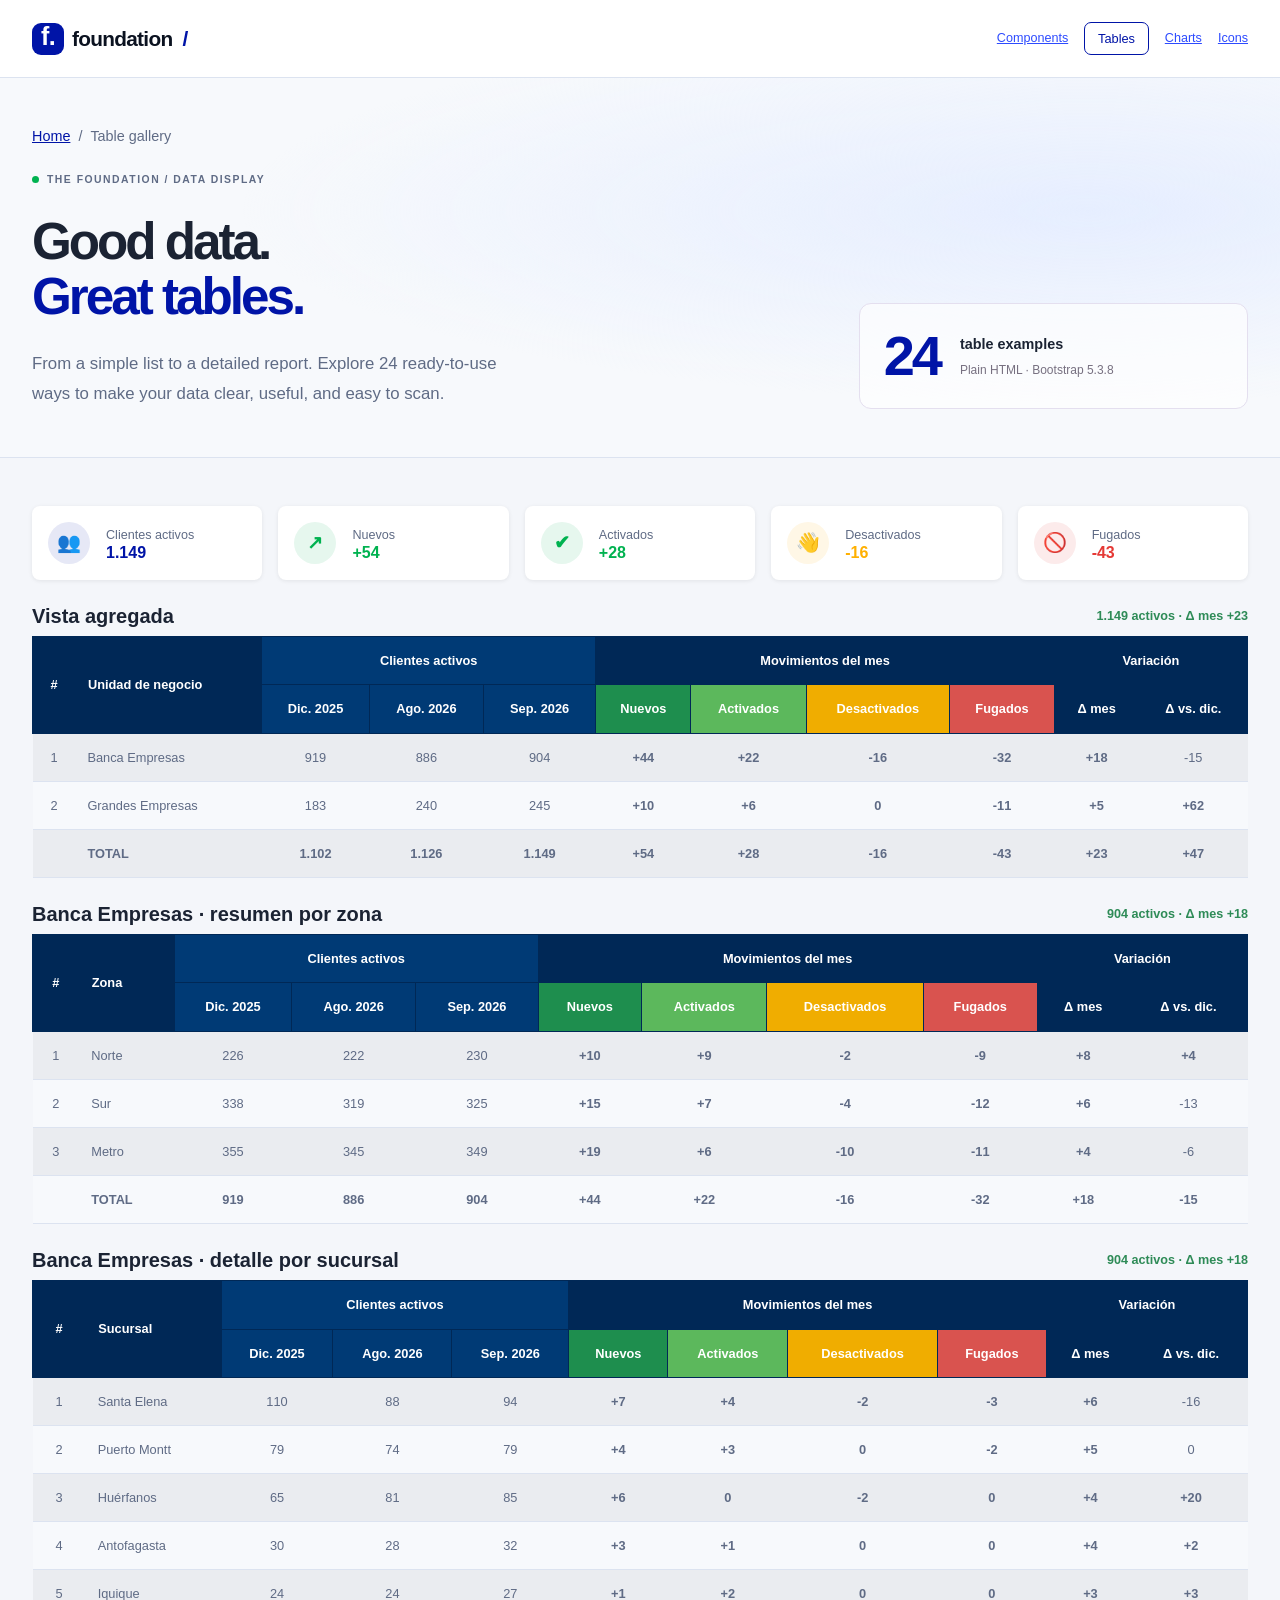
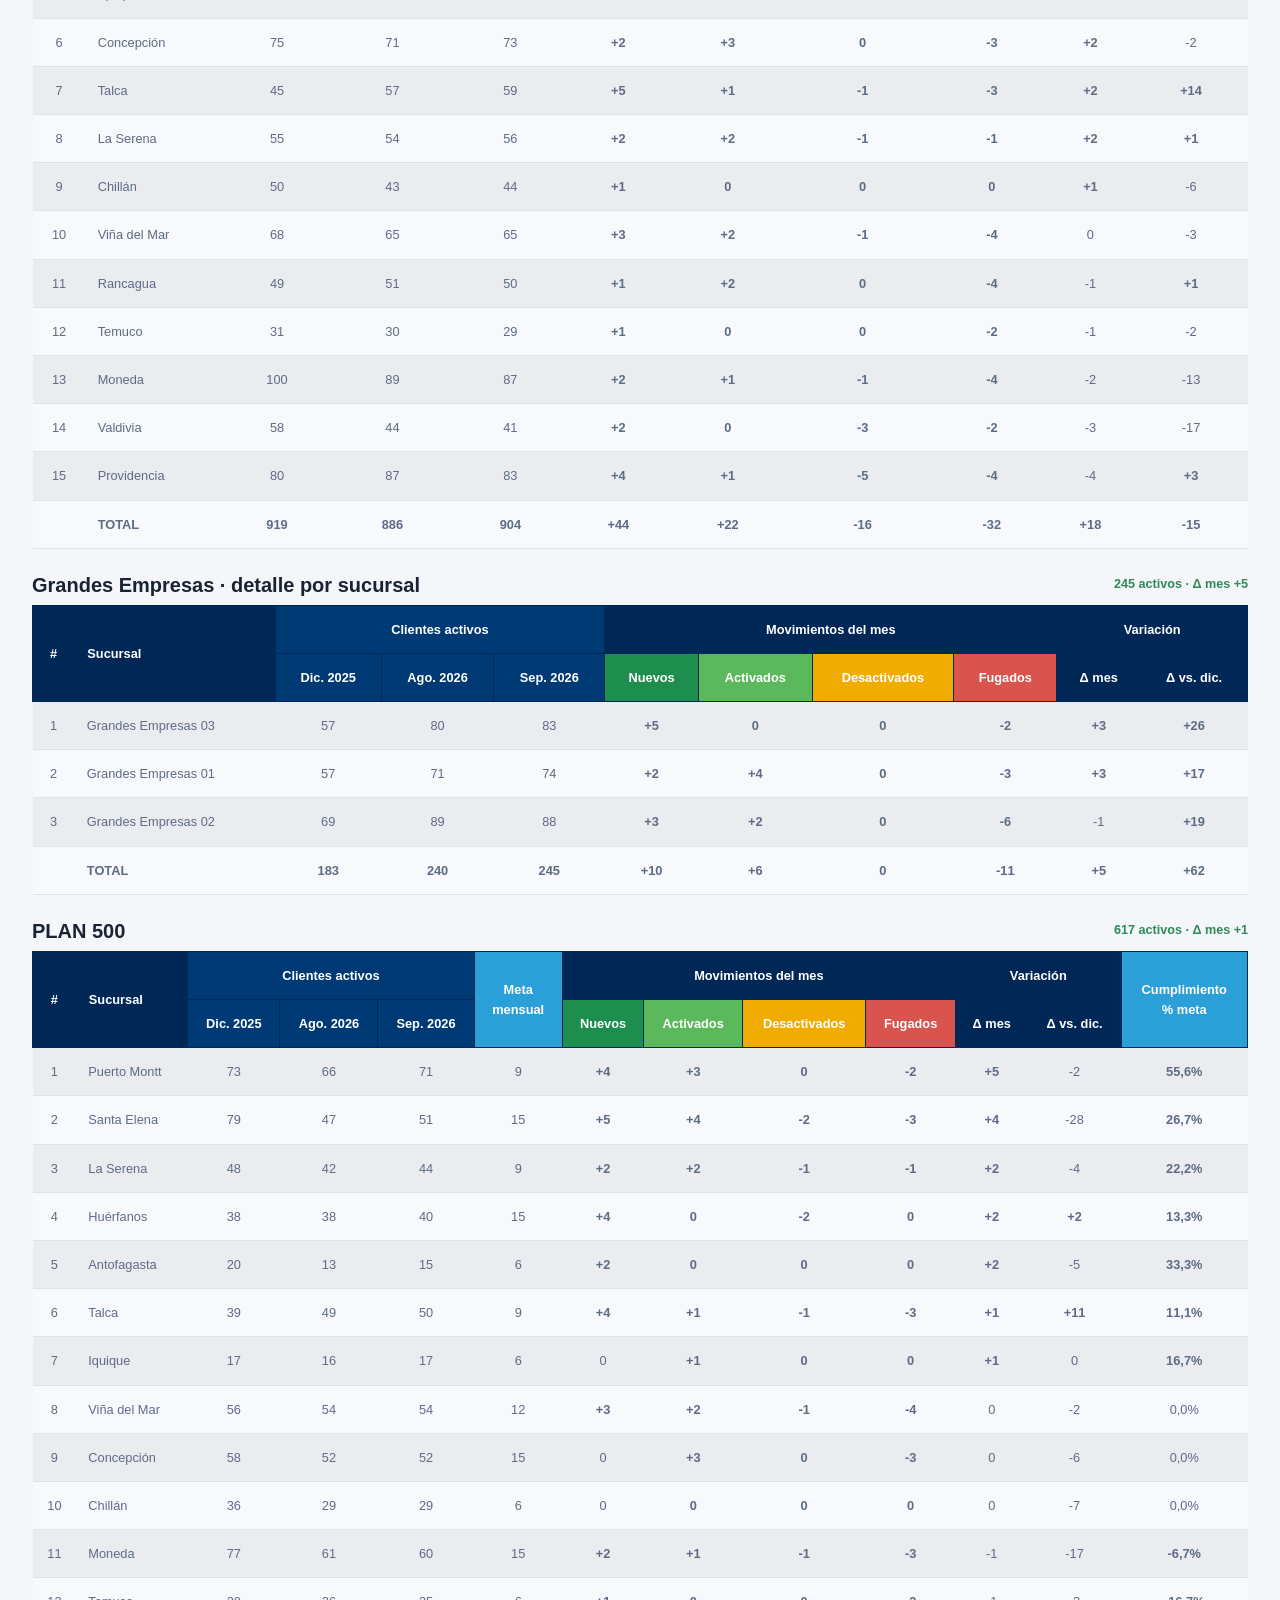
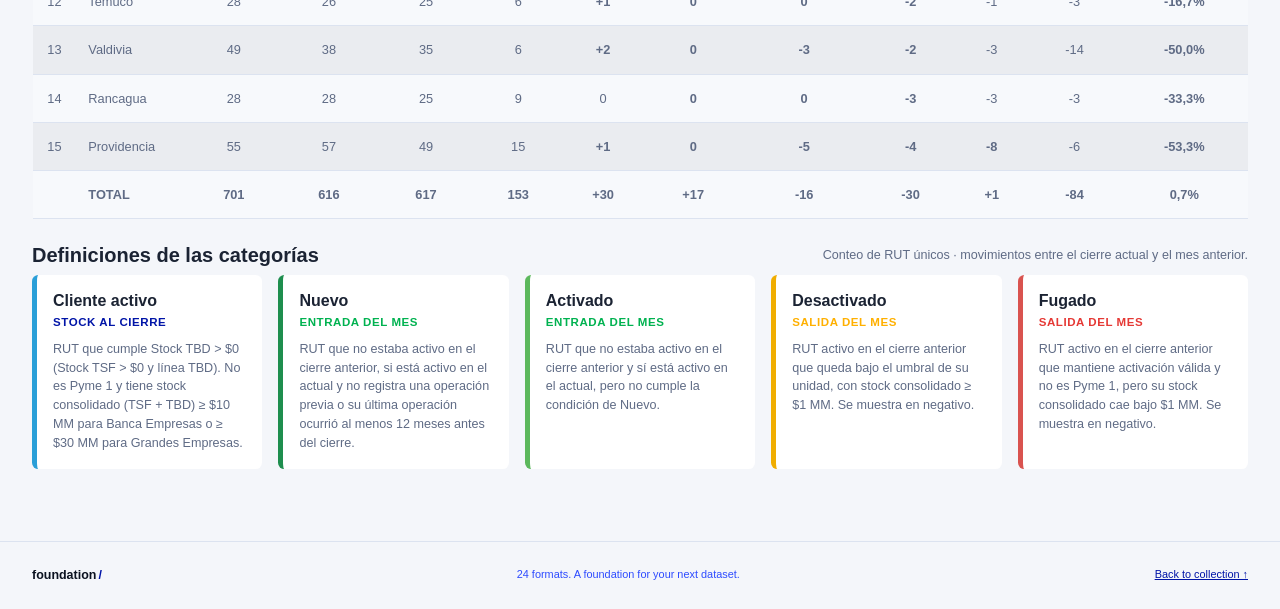
<file: plantillas/pulso.html>
<!doctype html>
<html lang="en">
  <head>
    <meta charset="utf-8" />
    <meta name="viewport" content="width=device-width, initial-scale=1" />
    <meta
      name="description"
      content="24 Bootstrap table examples: striped, bordered, compact, dark, comparison, invoice, heatmap, sticky headers, and more."
    />
    <title>Table gallery — Foundation</title>
    <link
      href="https://cdn.jsdelivr.net/npm/bootstrap@5.3.8/dist/css/bootstrap.min.css"
      rel="stylesheet"
      integrity="sha384-sRIl4kxILFvY47J16cr9ZwB07vP4J8+LH7qKQnuqkuIAvNWLzeN8tE5YBujZqJLB"
      crossorigin="anonymous"
    />
    <link href="../assets/css/styles.css" rel="stylesheet" />
    <link href="../assets/css/tables.css" rel="stylesheet" />
    <!-- Palette overrides must load after all other stylesheets. -->
    <link href="../assets/css/tanner.css" rel="stylesheet" />
    <style>
  body { background:#f4f6fa; font-size:.9rem; }
  .navbar-pulso { background:#002856; }
  .navbar-pulso .navbar-brand { font-weight:700; font-size:1.15rem; letter-spacing:.02em; }
  .navbar-pulso .navbar-text { font-size:.8rem; }
  .kpi-card { border:0; border-radius:.5rem; box-shadow:0 1px 4px rgba(0,0,0,.08); }
  .kpi-icon { width:42px; height:42px; border-radius:50%; display:flex; align-items:center; justify-content:center; font-size:1.2rem; font-weight:700; }
  .kpi-val { font-size:1.6rem; font-weight:800; line-height:1; }
  .section-title { font-weight:700; }
  .section-sub { color:#2e8b57; font-weight:600; }
  .table-pulso thead th { background:#002856; color:#fff; vertical-align:middle; font-weight:600; font-size:.8rem; border:1px solid #002856; }
  .table-pulso thead .col-stock { background:#003a75; }
  .table-pulso thead .col-nuevos { background:#1e8e4e; }
  .table-pulso thead .col-activados { background:#5cb85c; }
  .table-pulso thead .col-desactivados { background:#f0ad00; }
  .table-pulso thead .col-fugados { background:#d9534f; }
  .table-pulso thead .col-meta { background:#2a9fd8; }
  .table-pulso tbody tr.total-row { background:#dce6f5 !important; font-weight:700; }
  .text-nuevo { color:#1e8e4e; font-weight:600; }
  .text-activado { color:#5cb85c; font-weight:600; }
  .text-desactivado { color:#e0a800; font-weight:600; }
  .text-fugado { color:#d9534f; font-weight:600; }
  .def-card { border:0; border-left:5px solid; border-radius:.4rem; height:100%; }
  .def-activo  { border-left-color:#2a9fd8; }
  .def-nuevo   { border-left-color:#1e8e4e; }
  .def-activado{ border-left-color:#5cb85c; }
  .def-desact  { border-left-color:#f0ad00; }
  .def-fugado  { border-left-color:#d9534f; }
  .def-tipo { font-size:.72rem; font-weight:700; letter-spacing:.05em; }
  footer { font-size:.78rem; color:#6c757d; }
</style>
  </head>
  <body>
    <a class="visually-hidden-focusable skip-link" href="#main"
      >Skip to content</a
    >
    <nav
      class="navbar sticky-top bg-white border-bottom"
      aria-label="Main navigation"
    >
      <div class="container-xxl">
        <a
          class="navbar-brand fw-bold d-flex align-items-center gap-2"
          href="index.html"
          ><span class="brand-mark">f.</span> foundation<span class="brand-dot"
            >/</span
          ></a
        >
        <div class="d-flex align-items-center gap-3">
          <a class="small text-secondary" href="index.html#components"
            >Components</a
          ><a
            class="btn btn-sm btn-outline-primary"
            href="tables.html"
            aria-current="page"
            >Tables</a
          >
          <a class="small text-secondary" href="charts.html">Charts</a>
          <a class="small text-secondary" href="icons.html">Icons</a>
        </div>
      </div>
    </nav>
    <header class="gallery-hero border-bottom">
      <div class="container-xxl py-5">
        <nav aria-label="Breadcrumb">
          <ol class="breadcrumb small">
            <li class="breadcrumb-item"><a href="index.html">Home</a></li>
            <li class="breadcrumb-item active" aria-current="page">
              Table gallery
            </li>
          </ol>
        </nav>
        <div class="eyebrow mt-4">
          <span class="status-dot"></span> THE FOUNDATION / DATA DISPLAY
        </div>
        <div class="row align-items-end g-4 mt-1">
          <div class="col-lg-8">
            <h1>
              Good data.<br /><span class="text-primary">Great tables.</span>
            </h1>
            <p class="hero-description mb-0">
              From a simple list to a detailed report. Explore 24 ready-to-use
              ways to make your data clear, useful, and easy to scan.
            </p>
          </div>
          <div class="col-lg-4">
            <div class="gallery-meta">
              <strong>24</strong>
              <div>table examples<span>Plain HTML · Bootstrap 5.3.8</span></div>
            </div>
          </div>
        </div>
      </div>
    </header>
    <main id="main" class="container-xxl py-5">
      <!-- ===================== KPIs ===================== -->
  <div class="row g-3 mb-4">
    <div class="col-6 col-md">
      <div class="card kpi-card"><div class="card-body d-flex align-items-center gap-3">
        <div class="kpi-icon bg-primary-subtle text-primary">👥</div>
        <div><div class="text-muted small">Clientes activos</div><div class="kpi-val text-primary">1.149</div></div>
      </div></div>
    </div>
    <div class="col-6 col-md">
      <div class="card kpi-card"><div class="card-body d-flex align-items-center gap-3">
        <div class="kpi-icon bg-success-subtle text-success">↗</div>
        <div><div class="text-muted small">Nuevos</div><div class="kpi-val text-success">+54</div></div>
      </div></div>
    </div>
    <div class="col-6 col-md">
      <div class="card kpi-card"><div class="card-body d-flex align-items-center gap-3">
        <div class="kpi-icon bg-success-subtle text-success">✔</div>
        <div><div class="text-muted small">Activados</div><div class="kpi-val text-success">+28</div></div>
      </div></div>
    </div>
    <div class="col-6 col-md">
      <div class="card kpi-card"><div class="card-body d-flex align-items-center gap-3">
        <div class="kpi-icon bg-warning-subtle text-warning">👋</div>
        <div><div class="text-muted small">Desactivados</div><div class="kpi-val text-warning">-16</div></div>
      </div></div>
    </div>
    <div class="col-6 col-md">
      <div class="card kpi-card"><div class="card-body d-flex align-items-center gap-3">
        <div class="kpi-icon bg-danger-subtle text-danger">🚫</div>
        <div><div class="text-muted small">Fugados</div><div class="kpi-val text-danger">-43</div></div>
      </div></div>
    </div>
  </div>

  <!-- ===================== VISTA AGREGADA ===================== -->
  <div class="d-flex justify-content-between align-items-center mb-2">
    <h2 class="h5 section-title mb-0">Vista agregada</h2>
    <span class="section-sub small">1.149 activos · Δ mes +23</span>
  </div>
  <div class="table-responsive mb-4">
    <table class="table table-striped table-pulso text-center align-middle mb-0">
      <thead>
        <tr>
          <th rowspan="2">#</th>
          <th rowspan="2" class="text-start">Unidad de negocio</th>
          <th colspan="3" class="col-stock">Clientes activos</th>
          <th colspan="4">Movimientos del mes</th>
          <th colspan="2">Variación</th>
        </tr>
        <tr>
          <th class="col-stock">Dic. 2025</th><th class="col-stock">Ago. 2026</th><th class="col-stock">Sep. 2026</th>
          <th class="col-nuevos">Nuevos</th><th class="col-activados">Activados</th>
          <th class="col-desactivados">Desactivados</th><th class="col-fugados">Fugados</th>
          <th>Δ mes</th><th>Δ vs. dic.</th>
        </tr>
      </thead>
      <tbody>
        <tr><td>1</td><td class="text-start">Banca Empresas</td><td>919</td><td>886</td><td>904</td><td class="text-nuevo">+44</td><td class="text-activado">+22</td><td class="text-desactivado">-16</td><td class="text-fugado">-32</td><td class="text-nuevo">+18</td><td>-15</td></tr>
        <tr><td>2</td><td class="text-start">Grandes Empresas</td><td>183</td><td>240</td><td>245</td><td class="text-nuevo">+10</td><td class="text-activado">+6</td><td class="text-desactivado">0</td><td class="text-fugado">-11</td><td class="text-nuevo">+5</td><td class="text-nuevo">+62</td></tr>
        <tr class="total-row"><td></td><td class="text-start">TOTAL</td><td>1.102</td><td>1.126</td><td>1.149</td><td class="text-nuevo">+54</td><td class="text-activado">+28</td><td class="text-desactivado">-16</td><td class="text-fugado">-43</td><td class="text-nuevo">+23</td><td class="text-nuevo">+47</td></tr>
      </tbody>
    </table>
  </div>

  <!-- ===================== BANCA EMPRESAS - ZONA ===================== -->
  <div class="d-flex justify-content-between align-items-center mb-2">
    <h2 class="h5 section-title mb-0">Banca Empresas · resumen por zona</h2>
    <span class="section-sub small">904 activos · Δ mes +18</span>
  </div>
  <div class="table-responsive mb-4">
    <table class="table table-striped table-pulso text-center align-middle mb-0">
      <thead>
        <tr>
          <th rowspan="2">#</th>
          <th rowspan="2" class="text-start">Zona</th>
          <th colspan="3" class="col-stock">Clientes activos</th>
          <th colspan="4">Movimientos del mes</th>
          <th colspan="2">Variación</th>
        </tr>
        <tr>
          <th class="col-stock">Dic. 2025</th><th class="col-stock">Ago. 2026</th><th class="col-stock">Sep. 2026</th>
          <th class="col-nuevos">Nuevos</th><th class="col-activados">Activados</th>
          <th class="col-desactivados">Desactivados</th><th class="col-fugados">Fugados</th>
          <th>Δ mes</th><th>Δ vs. dic.</th>
        </tr>
      </thead>
      <tbody>
        <tr><td>1</td><td class="text-start">Norte</td><td>226</td><td>222</td><td>230</td><td class="text-nuevo">+10</td><td class="text-activado">+9</td><td class="text-desactivado">-2</td><td class="text-fugado">-9</td><td class="text-nuevo">+8</td><td class="text-nuevo">+4</td></tr>
        <tr><td>2</td><td class="text-start">Sur</td><td>338</td><td>319</td><td>325</td><td class="text-nuevo">+15</td><td class="text-activado">+7</td><td class="text-desactivado">-4</td><td class="text-fugado">-12</td><td class="text-nuevo">+6</td><td>-13</td></tr>
        <tr><td>3</td><td class="text-start">Metro</td><td>355</td><td>345</td><td>349</td><td class="text-nuevo">+19</td><td class="text-activado">+6</td><td class="text-desactivado">-10</td><td class="text-fugado">-11</td><td class="text-nuevo">+4</td><td>-6</td></tr>
        <tr class="total-row"><td></td><td class="text-start">TOTAL</td><td>919</td><td>886</td><td>904</td><td class="text-nuevo">+44</td><td class="text-activado">+22</td><td class="text-desactivado">-16</td><td class="text-fugado">-32</td><td class="text-nuevo">+18</td><td>-15</td></tr>
      </tbody>
    </table>
  </div>

  <!-- ===================== BANCA EMPRESAS - SUCURSAL ===================== -->
  <div class="d-flex justify-content-between align-items-center mb-2">
    <h2 class="h5 section-title mb-0">Banca Empresas · detalle por sucursal</h2>
    <span class="section-sub small">904 activos · Δ mes +18</span>
  </div>
  <div class="table-responsive mb-4">
    <table class="table table-striped table-pulso text-center align-middle mb-0">
      <thead>
        <tr>
          <th rowspan="2">#</th>
          <th rowspan="2" class="text-start">Sucursal</th>
          <th colspan="3" class="col-stock">Clientes activos</th>
          <th colspan="4">Movimientos del mes</th>
          <th colspan="2">Variación</th>
        </tr>
        <tr>
          <th class="col-stock">Dic. 2025</th><th class="col-stock">Ago. 2026</th><th class="col-stock">Sep. 2026</th>
          <th class="col-nuevos">Nuevos</th><th class="col-activados">Activados</th>
          <th class="col-desactivados">Desactivados</th><th class="col-fugados">Fugados</th>
          <th>Δ mes</th><th>Δ vs. dic.</th>
        </tr>
      </thead>
      <tbody>
        <tr><td>1</td><td class="text-start">Santa Elena</td><td>110</td><td>88</td><td>94</td><td class="text-nuevo">+7</td><td class="text-activado">+4</td><td class="text-desactivado">-2</td><td class="text-fugado">-3</td><td class="text-nuevo">+6</td><td>-16</td></tr>
        <tr><td>2</td><td class="text-start">Puerto Montt</td><td>79</td><td>74</td><td>79</td><td class="text-nuevo">+4</td><td class="text-activado">+3</td><td class="text-desactivado">0</td><td class="text-fugado">-2</td><td class="text-nuevo">+5</td><td>0</td></tr>
        <tr><td>3</td><td class="text-start">Huérfanos</td><td>65</td><td>81</td><td>85</td><td class="text-nuevo">+6</td><td class="text-activado">0</td><td class="text-desactivado">-2</td><td class="text-fugado">0</td><td class="text-nuevo">+4</td><td class="text-nuevo">+20</td></tr>
        <tr><td>4</td><td class="text-start">Antofagasta</td><td>30</td><td>28</td><td>32</td><td class="text-nuevo">+3</td><td class="text-activado">+1</td><td class="text-desactivado">0</td><td class="text-fugado">0</td><td class="text-nuevo">+4</td><td class="text-nuevo">+2</td></tr>
        <tr><td>5</td><td class="text-start">Iquique</td><td>24</td><td>24</td><td>27</td><td class="text-nuevo">+1</td><td class="text-activado">+2</td><td class="text-desactivado">0</td><td class="text-fugado">0</td><td class="text-nuevo">+3</td><td class="text-nuevo">+3</td></tr>
        <tr><td>6</td><td class="text-start">Concepción</td><td>75</td><td>71</td><td>73</td><td class="text-nuevo">+2</td><td class="text-activado">+3</td><td class="text-desactivado">0</td><td class="text-fugado">-3</td><td class="text-nuevo">+2</td><td>-2</td></tr>
        <tr><td>7</td><td class="text-start">Talca</td><td>45</td><td>57</td><td>59</td><td class="text-nuevo">+5</td><td class="text-activado">+1</td><td class="text-desactivado">-1</td><td class="text-fugado">-3</td><td class="text-nuevo">+2</td><td class="text-nuevo">+14</td></tr>
        <tr><td>8</td><td class="text-start">La Serena</td><td>55</td><td>54</td><td>56</td><td class="text-nuevo">+2</td><td class="text-activado">+2</td><td class="text-desactivado">-1</td><td class="text-fugado">-1</td><td class="text-nuevo">+2</td><td class="text-nuevo">+1</td></tr>
        <tr><td>9</td><td class="text-start">Chillán</td><td>50</td><td>43</td><td>44</td><td class="text-nuevo">+1</td><td class="text-activado">0</td><td class="text-desactivado">0</td><td class="text-fugado">0</td><td class="text-nuevo">+1</td><td>-6</td></tr>
        <tr><td>10</td><td class="text-start">Viña del Mar</td><td>68</td><td>65</td><td>65</td><td class="text-nuevo">+3</td><td class="text-activado">+2</td><td class="text-desactivado">-1</td><td class="text-fugado">-4</td><td>0</td><td>-3</td></tr>
        <tr><td>11</td><td class="text-start">Rancagua</td><td>49</td><td>51</td><td>50</td><td class="text-nuevo">+1</td><td class="text-activado">+2</td><td class="text-desactivado">0</td><td class="text-fugado">-4</td><td>-1</td><td class="text-nuevo">+1</td></tr>
        <tr><td>12</td><td class="text-start">Temuco</td><td>31</td><td>30</td><td>29</td><td class="text-nuevo">+1</td><td class="text-activado">0</td><td class="text-desactivado">0</td><td class="text-fugado">-2</td><td>-1</td><td>-2</td></tr>
        <tr><td>13</td><td class="text-start">Moneda</td><td>100</td><td>89</td><td>87</td><td class="text-nuevo">+2</td><td class="text-activado">+1</td><td class="text-desactivado">-1</td><td class="text-fugado">-4</td><td>-2</td><td>-13</td></tr>
        <tr><td>14</td><td class="text-start">Valdivia</td><td>58</td><td>44</td><td>41</td><td class="text-nuevo">+2</td><td class="text-activado">0</td><td class="text-desactivado">-3</td><td class="text-fugado">-2</td><td>-3</td><td>-17</td></tr>
        <tr><td>15</td><td class="text-start">Providencia</td><td>80</td><td>87</td><td>83</td><td class="text-nuevo">+4</td><td class="text-activado">+1</td><td class="text-desactivado">-5</td><td class="text-fugado">-4</td><td>-4</td><td class="text-nuevo">+3</td></tr>
        <tr class="total-row"><td></td><td class="text-start">TOTAL</td><td>919</td><td>886</td><td>904</td><td class="text-nuevo">+44</td><td class="text-activado">+22</td><td class="text-desactivado">-16</td><td class="text-fugado">-32</td><td class="text-nuevo">+18</td><td>-15</td></tr>
      </tbody>
    </table>
  </div>

  <!-- ===================== GRANDES EMPRESAS ===================== -->
  <div class="d-flex justify-content-between align-items-center mb-2">
    <h2 class="h5 section-title mb-0">Grandes Empresas · detalle por sucursal</h2>
    <span class="section-sub small">245 activos · Δ mes +5</span>
  </div>
  <div class="table-responsive mb-4">
    <table class="table table-striped table-pulso text-center align-middle mb-0">
      <thead>
        <tr>
          <th rowspan="2">#</th>
          <th rowspan="2" class="text-start">Sucursal</th>
          <th colspan="3" class="col-stock">Clientes activos</th>
          <th colspan="4">Movimientos del mes</th>
          <th colspan="2">Variación</th>
        </tr>
        <tr>
          <th class="col-stock">Dic. 2025</th><th class="col-stock">Ago. 2026</th><th class="col-stock">Sep. 2026</th>
          <th class="col-nuevos">Nuevos</th><th class="col-activados">Activados</th>
          <th class="col-desactivados">Desactivados</th><th class="col-fugados">Fugados</th>
          <th>Δ mes</th><th>Δ vs. dic.</th>
        </tr>
      </thead>
      <tbody>
        <tr><td>1</td><td class="text-start">Grandes Empresas 03</td><td>57</td><td>80</td><td>83</td><td class="text-nuevo">+5</td><td class="text-activado">0</td><td class="text-desactivado">0</td><td class="text-fugado">-2</td><td class="text-nuevo">+3</td><td class="text-nuevo">+26</td></tr>
        <tr><td>2</td><td class="text-start">Grandes Empresas 01</td><td>57</td><td>71</td><td>74</td><td class="text-nuevo">+2</td><td class="text-activado">+4</td><td class="text-desactivado">0</td><td class="text-fugado">-3</td><td class="text-nuevo">+3</td><td class="text-nuevo">+17</td></tr>
        <tr><td>3</td><td class="text-start">Grandes Empresas 02</td><td>69</td><td>89</td><td>88</td><td class="text-nuevo">+3</td><td class="text-activado">+2</td><td class="text-desactivado">0</td><td class="text-fugado">-6</td><td>-1</td><td class="text-nuevo">+19</td></tr>
        <tr class="total-row"><td></td><td class="text-start">TOTAL</td><td>183</td><td>240</td><td>245</td><td class="text-nuevo">+10</td><td class="text-activado">+6</td><td class="text-desactivado">0</td><td class="text-fugado">-11</td><td class="text-nuevo">+5</td><td class="text-nuevo">+62</td></tr>
      </tbody>
    </table>
  </div>

  <!-- ===================== PLAN 500 ===================== -->
  <div class="d-flex justify-content-between align-items-center mb-2">
    <h2 class="h5 section-title mb-0">PLAN 500</h2>
    <span class="section-sub small">617 activos · Δ mes +1</span>
  </div>
  <div class="table-responsive mb-4">
    <table class="table table-striped table-pulso text-center align-middle mb-0">
      <thead>
        <tr>
          <th rowspan="2">#</th>
          <th rowspan="2" class="text-start">Sucursal</th>
          <th colspan="3" class="col-stock">Clientes activos</th>
          <th rowspan="2" class="col-meta">Meta<br>mensual</th>
          <th colspan="4">Movimientos del mes</th>
          <th colspan="2">Variación</th>
          <th rowspan="2" class="col-meta">Cumplimiento<br>% meta</th>
        </tr>
        <tr>
          <th class="col-stock">Dic. 2025</th><th class="col-stock">Ago. 2026</th><th class="col-stock">Sep. 2026</th>
          <th class="col-nuevos">Nuevos</th><th class="col-activados">Activados</th>
          <th class="col-desactivados">Desactivados</th><th class="col-fugados">Fugados</th>
          <th>Δ mes</th><th>Δ vs. dic.</th>
        </tr>
      </thead>
      <tbody>
        <tr><td>1</td><td class="text-start">Puerto Montt</td><td>73</td><td>66</td><td>71</td><td>9</td><td class="text-nuevo">+4</td><td class="text-activado">+3</td><td class="text-desactivado">0</td><td class="text-fugado">-2</td><td class="text-nuevo">+5</td><td>-2</td><td class="text-nuevo">55,6%</td></tr>
        <tr><td>2</td><td class="text-start">Santa Elena</td><td>79</td><td>47</td><td>51</td><td>15</td><td class="text-nuevo">+5</td><td class="text-activado">+4</td><td class="text-desactivado">-2</td><td class="text-fugado">-3</td><td class="text-nuevo">+4</td><td>-28</td><td class="text-nuevo">26,7%</td></tr>
        <tr><td>3</td><td class="text-start">La Serena</td><td>48</td><td>42</td><td>44</td><td>9</td><td class="text-nuevo">+2</td><td class="text-activado">+2</td><td class="text-desactivado">-1</td><td class="text-fugado">-1</td><td class="text-nuevo">+2</td><td>-4</td><td class="text-nuevo">22,2%</td></tr>
        <tr><td>4</td><td class="text-start">Huérfanos</td><td>38</td><td>38</td><td>40</td><td>15</td><td class="text-nuevo">+4</td><td class="text-activado">0</td><td class="text-desactivado">-2</td><td class="text-fugado">0</td><td class="text-nuevo">+2</td><td class="text-nuevo">+2</td><td class="text-nuevo">13,3%</td></tr>
        <tr><td>5</td><td class="text-start">Antofagasta</td><td>20</td><td>13</td><td>15</td><td>6</td><td class="text-nuevo">+2</td><td class="text-activado">0</td><td class="text-desactivado">0</td><td class="text-fugado">0</td><td class="text-nuevo">+2</td><td>-5</td><td class="text-nuevo">33,3%</td></tr>
        <tr><td>6</td><td class="text-start">Talca</td><td>39</td><td>49</td><td>50</td><td>9</td><td class="text-nuevo">+4</td><td class="text-activado">+1</td><td class="text-desactivado">-1</td><td class="text-fugado">-3</td><td class="text-nuevo">+1</td><td class="text-nuevo">+11</td><td class="text-nuevo">11,1%</td></tr>
        <tr><td>7</td><td class="text-start">Iquique</td><td>17</td><td>16</td><td>17</td><td>6</td><td>0</td><td class="text-activado">+1</td><td class="text-desactivado">0</td><td class="text-fugado">0</td><td class="text-nuevo">+1</td><td>0</td><td class="text-nuevo">16,7%</td></tr>
        <tr><td>8</td><td class="text-start">Viña del Mar</td><td>56</td><td>54</td><td>54</td><td>12</td><td class="text-nuevo">+3</td><td class="text-activado">+2</td><td class="text-desactivado">-1</td><td class="text-fugado">-4</td><td>0</td><td>-2</td><td>0,0%</td></tr>
        <tr><td>9</td><td class="text-start">Concepción</td><td>58</td><td>52</td><td>52</td><td>15</td><td>0</td><td class="text-activado">+3</td><td class="text-desactivado">0</td><td class="text-fugado">-3</td><td>0</td><td>-6</td><td>0,0%</td></tr>
        <tr><td>10</td><td class="text-start">Chillán</td><td>36</td><td>29</td><td>29</td><td>6</td><td>0</td><td class="text-activado">0</td><td class="text-desactivado">0</td><td class="text-fugado">0</td><td>0</td><td>-7</td><td>0,0%</td></tr>
        <tr><td>11</td><td class="text-start">Moneda</td><td>77</td><td>61</td><td>60</td><td>15</td><td class="text-nuevo">+2</td><td class="text-activado">+1</td><td class="text-desactivado">-1</td><td class="text-fugado">-3</td><td>-1</td><td>-17</td><td class="text-fugado">-6,7%</td></tr>
        <tr><td>12</td><td class="text-start">Temuco</td><td>28</td><td>26</td><td>25</td><td>6</td><td class="text-nuevo">+1</td><td class="text-activado">0</td><td class="text-desactivado">0</td><td class="text-fugado">-2</td><td>-1</td><td>-3</td><td class="text-fugado">-16,7%</td></tr>
        <tr><td>13</td><td class="text-start">Valdivia</td><td>49</td><td>38</td><td>35</td><td>6</td><td class="text-nuevo">+2</td><td class="text-activado">0</td><td class="text-desactivado">-3</td><td class="text-fugado">-2</td><td>-3</td><td>-14</td><td class="text-fugado">-50,0%</td></tr>
        <tr><td>14</td><td class="text-start">Rancagua</td><td>28</td><td>28</td><td>25</td><td>9</td><td>0</td><td class="text-activado">0</td><td class="text-desactivado">0</td><td class="text-fugado">-3</td><td>-3</td><td>-3</td><td class="text-fugado">-33,3%</td></tr>
        <tr><td>15</td><td class="text-start">Providencia</td><td>55</td><td>57</td><td>49</td><td>15</td><td class="text-nuevo">+1</td><td class="text-activado">0</td><td class="text-desactivado">-5</td><td class="text-fugado">-4</td><td class="text-fugado">-8</td><td>-6</td><td class="text-fugado">-53,3%</td></tr>
        <tr class="total-row"><td></td><td class="text-start">TOTAL</td><td>701</td><td>616</td><td>617</td><td>153</td><td class="text-nuevo">+30</td><td class="text-activado">+17</td><td class="text-desactivado">-16</td><td class="text-fugado">-30</td><td class="text-nuevo">+1</td><td>-84</td><td>0,7%</td></tr>
      </tbody>
    </table>
  </div>

  <!-- ===================== DEFINICIONES ===================== -->
  <div class="d-flex justify-content-between align-items-center mb-2">
    <h2 class="h5 section-title mb-0">Definiciones de las categorías</h2>
    <span class="text-muted small">Conteo de RUT únicos · movimientos entre el cierre actual y el mes anterior.</span>
  </div>
  <div class="row g-3 mb-4">
    <div class="col-md">
      <div class="card def-card def-activo"><div class="card-body">
        <h6 class="fw-bold mb-1">Cliente activo</h6>
        <div class="def-tipo text-primary mb-2">STOCK AL CIERRE</div>
        <p class="small text-muted mb-0">RUT que cumple Stock TBD &gt; $0 (Stock TSF &gt; $0 y línea TBD). No es Pyme 1 y tiene stock consolidado (TSF + TBD) ≥ $10 MM para Banca Empresas o ≥ $30 MM para Grandes Empresas.</p>
      </div></div>
    </div>
    <div class="col-md">
      <div class="card def-card def-nuevo"><div class="card-body">
        <h6 class="fw-bold mb-1">Nuevo</h6>
        <div class="def-tipo text-success mb-2">ENTRADA DEL MES</div>
        <p class="small text-muted mb-0">RUT que no estaba activo en el cierre anterior, si está activo en el actual y no registra una operación previa o su última operación ocurrió al menos 12 meses antes del cierre.</p>
      </div></div>
    </div>
    <div class="col-md">
      <div class="card def-card def-activado"><div class="card-body">
        <h6 class="fw-bold mb-1">Activado</h6>
        <div class="def-tipo text-success mb-2">ENTRADA DEL MES</div>
        <p class="small text-muted mb-0">RUT que no estaba activo en el cierre anterior y sí está activo en el actual, pero no cumple la condición de Nuevo.</p>
      </div></div>
    </div>
    <div class="col-md">
      <div class="card def-card def-desact"><div class="card-body">
        <h6 class="fw-bold mb-1">Desactivado</h6>
        <div class="def-tipo text-warning mb-2">SALIDA DEL MES</div>
        <p class="small text-muted mb-0">RUT activo en el cierre anterior que queda bajo el umbral de su unidad, con stock consolidado ≥ $1 MM. Se muestra en negativo.</p>
      </div></div>
    </div>
    <div class="col-md">
      <div class="card def-card def-fugado"><div class="card-body">
        <h6 class="fw-bold mb-1">Fugado</h6>
        <div class="def-tipo text-danger mb-2">SALIDA DEL MES</div>
        <p class="small text-muted mb-0">RUT activo en el cierre anterior que mantiene activación válida y no es Pyme 1, pero su stock consolidado cae bajo $1 MM. Se muestra en negativo.</p>
      </div></div>
    </div>
  </div>
    </main>
    <footer class="border-top py-4">
      <div class="container-xxl d-flex flex-wrap justify-content-between gap-3">
        <a class="fw-bold text-dark text-decoration-none" href="index.html"
          >foundation<span class="brand-dot">/</span></a
        ><span class="small text-secondary"
          >24 formats. A foundation for your next dataset.</span
        ><a href="#table-index" class="small">Back to collection ↑</a>
      </div>
    </footer>
  </body>
</html>
</file>
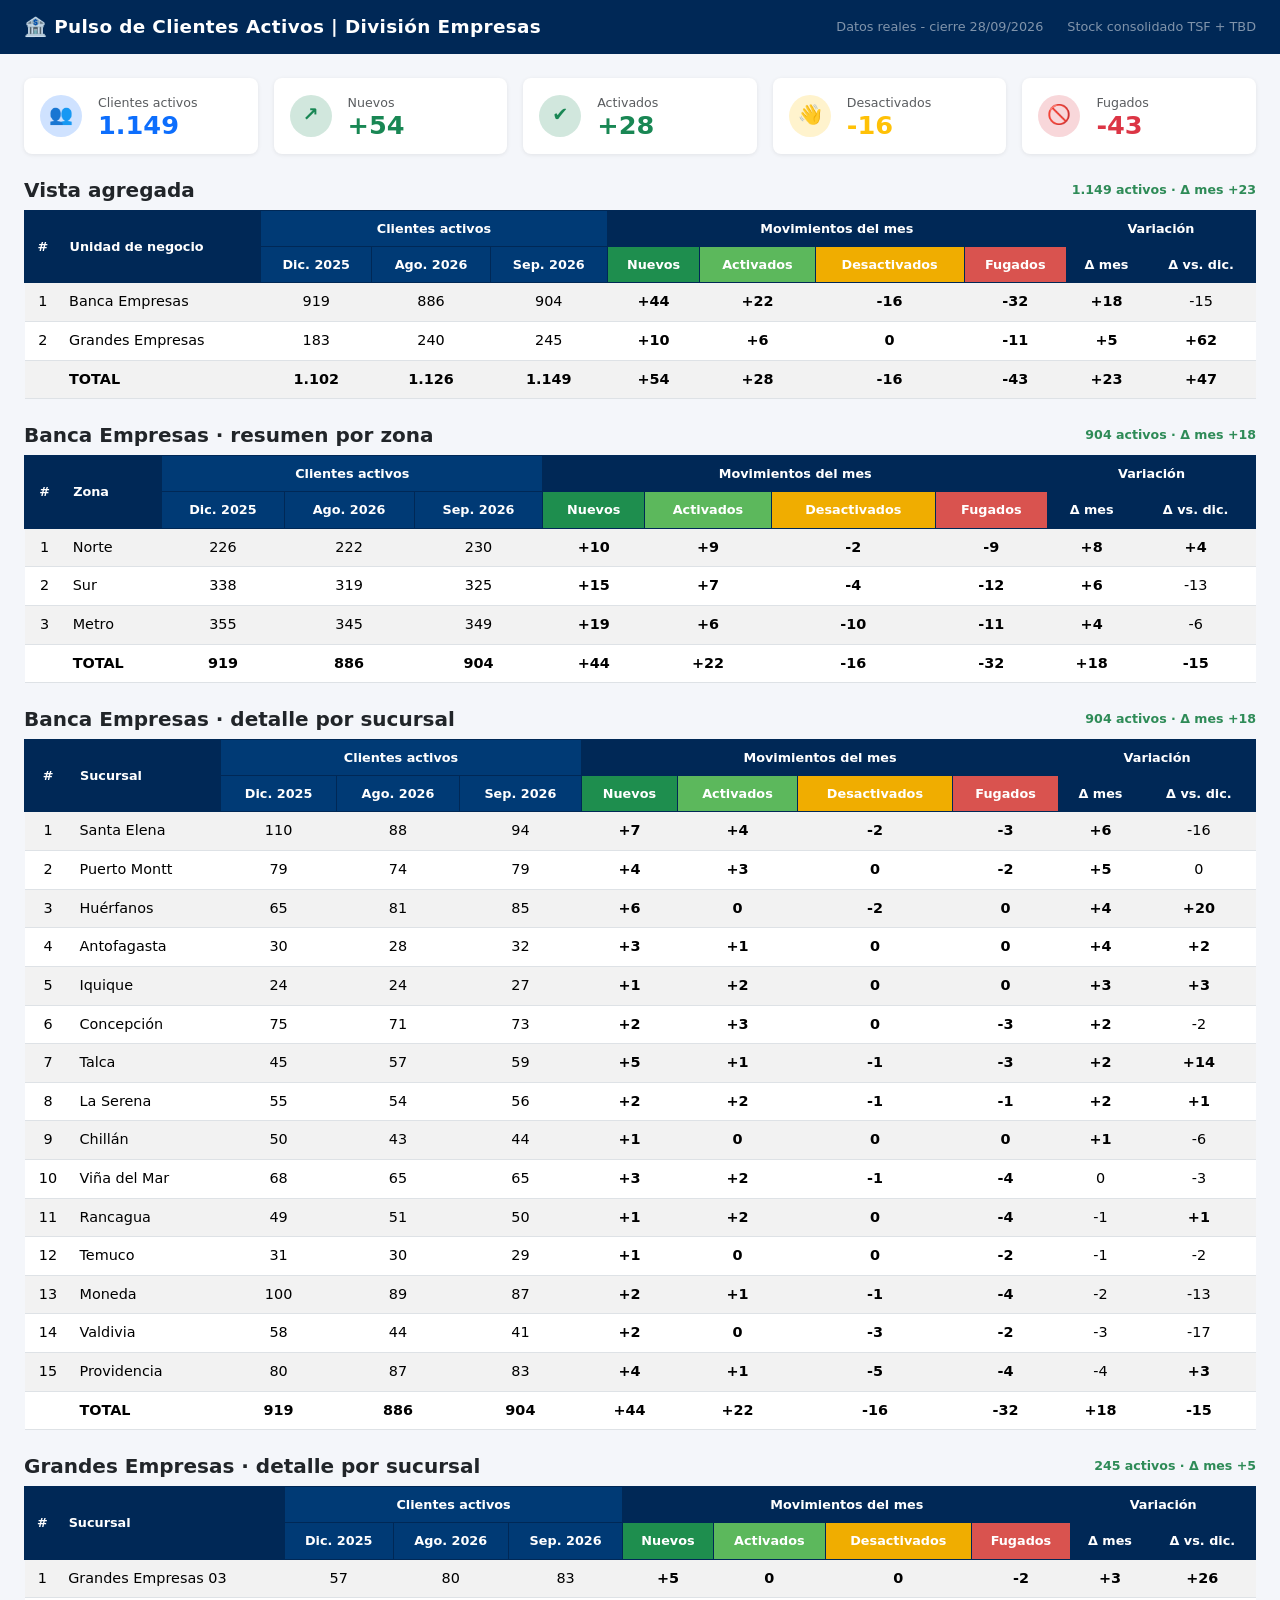
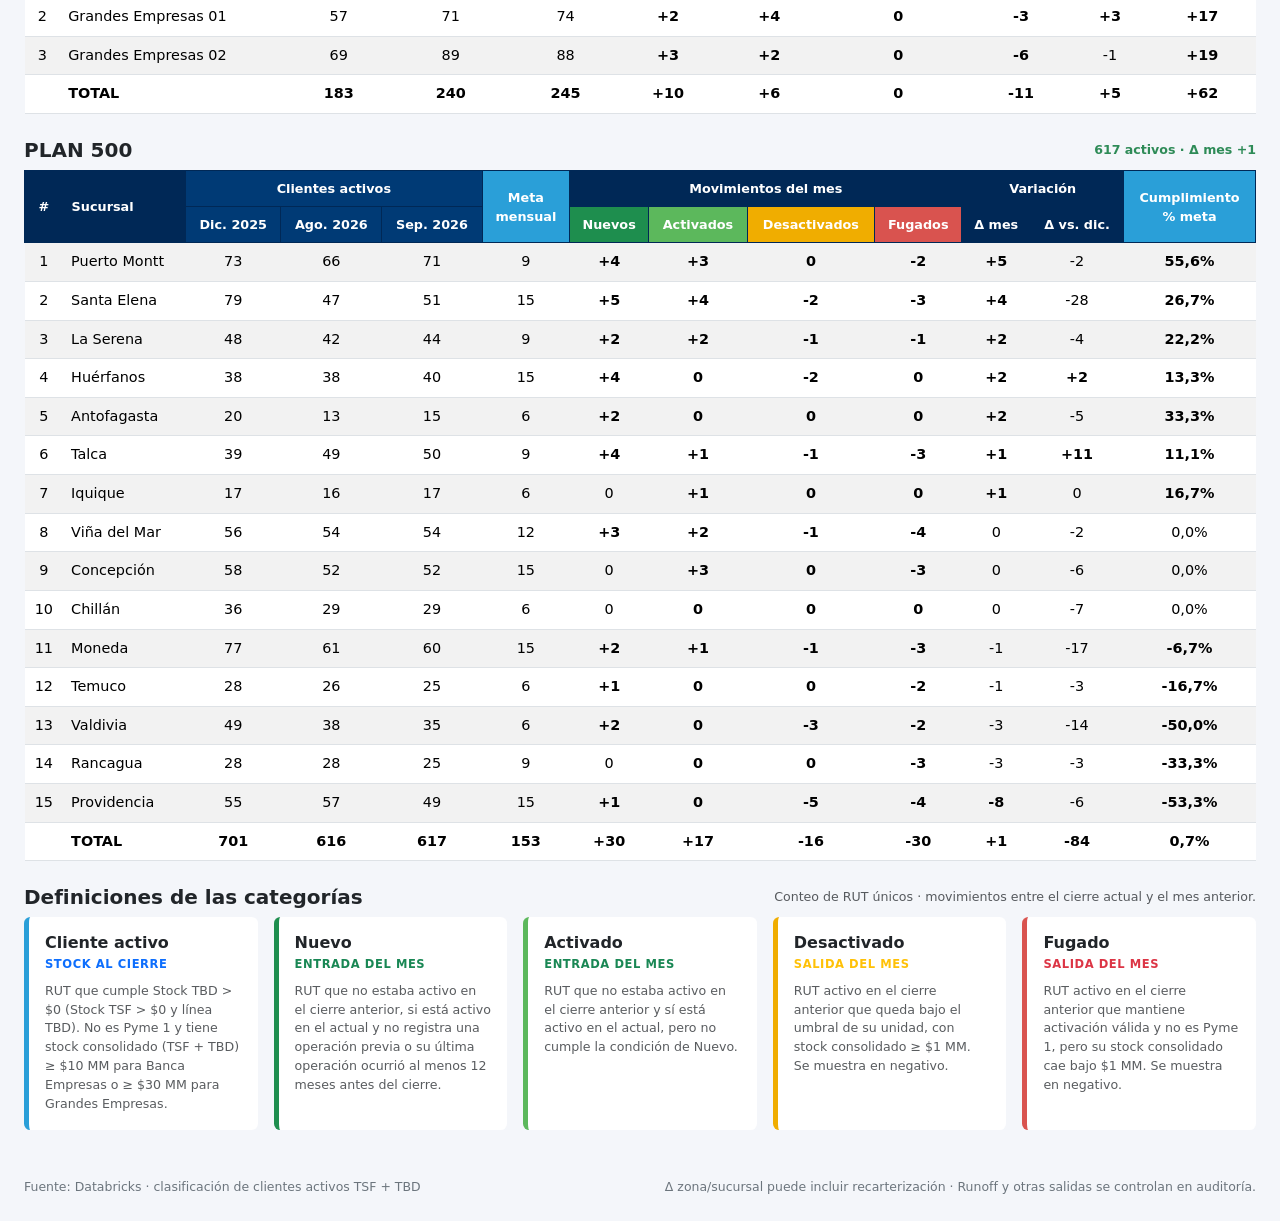
<file: plantillas/pulso_v1.html>
<!DOCTYPE html>
<html lang="es">
<head>
<meta charset="UTF-8">
<meta name="viewport" content="width=device-width, initial-scale=1">
<title>Pulso de Clientes Activos | División Empresas</title>
<link href="https://cdn.jsdelivr.net/npm/bootstrap@5.3.3/dist/css/bootstrap.min.css" rel="stylesheet">
<style>
  body { background:#f4f6fa; font-size:.9rem; }
  .navbar-pulso { background:#002856; }
  .navbar-pulso .navbar-brand { font-weight:700; font-size:1.15rem; letter-spacing:.02em; }
  .navbar-pulso .navbar-text { font-size:.8rem; }
  .kpi-card { border:0; border-radius:.5rem; box-shadow:0 1px 4px rgba(0,0,0,.08); }
  .kpi-icon { width:42px; height:42px; border-radius:50%; display:flex; align-items:center; justify-content:center; font-size:1.2rem; font-weight:700; }
  .kpi-val { font-size:1.6rem; font-weight:800; line-height:1; }
  .section-title { font-weight:700; }
  .section-sub { color:#2e8b57; font-weight:600; }
  .table-pulso thead th { background:#002856; color:#fff; vertical-align:middle; font-weight:600; font-size:.8rem; border:1px solid #002856; }
  .table-pulso thead .col-stock { background:#003a75; }
  .table-pulso thead .col-nuevos { background:#1e8e4e; }
  .table-pulso thead .col-activados { background:#5cb85c; }
  .table-pulso thead .col-desactivados { background:#f0ad00; }
  .table-pulso thead .col-fugados { background:#d9534f; }
  .table-pulso thead .col-meta { background:#2a9fd8; }
  .table-pulso tbody tr.total-row { background:#dce6f5 !important; font-weight:700; }
  .text-nuevo { color:#1e8e4e; font-weight:600; }
  .text-activado { color:#5cb85c; font-weight:600; }
  .text-desactivado { color:#e0a800; font-weight:600; }
  .text-fugado { color:#d9534f; font-weight:600; }
  .def-card { border:0; border-left:5px solid; border-radius:.4rem; height:100%; }
  .def-activo  { border-left-color:#2a9fd8; }
  .def-nuevo   { border-left-color:#1e8e4e; }
  .def-activado{ border-left-color:#5cb85c; }
  .def-desact  { border-left-color:#f0ad00; }
  .def-fugado  { border-left-color:#d9534f; }
  .def-tipo { font-size:.72rem; font-weight:700; letter-spacing:.05em; }
  footer { font-size:.78rem; color:#6c757d; }
</style>
</head>
<body>

<!-- ===================== HEADER ===================== -->
<nav class="navbar navbar-dark navbar-pulso py-2">
  <div class="container-fluid px-4">
    <span class="navbar-brand">🏦 Pulso de Clientes Activos | División Empresas</span>
    <div class="d-flex gap-4">
      <span class="navbar-text text-white-50">Datos reales - cierre 28/09/2026</span>
      <span class="navbar-text text-white-50 d-none d-md-inline">Stock consolidado TSF + TBD</span>
    </div>
  </div>
</nav>

<main class="container-fluid px-4 py-4">

  <!-- ===================== KPIs ===================== -->
  <div class="row g-3 mb-4">
    <div class="col-6 col-md">
      <div class="card kpi-card"><div class="card-body d-flex align-items-center gap-3">
        <div class="kpi-icon bg-primary-subtle text-primary">👥</div>
        <div><div class="text-muted small">Clientes activos</div><div class="kpi-val text-primary">1.149</div></div>
      </div></div>
    </div>
    <div class="col-6 col-md">
      <div class="card kpi-card"><div class="card-body d-flex align-items-center gap-3">
        <div class="kpi-icon bg-success-subtle text-success">↗</div>
        <div><div class="text-muted small">Nuevos</div><div class="kpi-val text-success">+54</div></div>
      </div></div>
    </div>
    <div class="col-6 col-md">
      <div class="card kpi-card"><div class="card-body d-flex align-items-center gap-3">
        <div class="kpi-icon bg-success-subtle text-success">✔</div>
        <div><div class="text-muted small">Activados</div><div class="kpi-val text-success">+28</div></div>
      </div></div>
    </div>
    <div class="col-6 col-md">
      <div class="card kpi-card"><div class="card-body d-flex align-items-center gap-3">
        <div class="kpi-icon bg-warning-subtle text-warning">👋</div>
        <div><div class="text-muted small">Desactivados</div><div class="kpi-val text-warning">-16</div></div>
      </div></div>
    </div>
    <div class="col-6 col-md">
      <div class="card kpi-card"><div class="card-body d-flex align-items-center gap-3">
        <div class="kpi-icon bg-danger-subtle text-danger">🚫</div>
        <div><div class="text-muted small">Fugados</div><div class="kpi-val text-danger">-43</div></div>
      </div></div>
    </div>
  </div>

  <!-- ===================== VISTA AGREGADA ===================== -->
  <div class="d-flex justify-content-between align-items-center mb-2">
    <h2 class="h5 section-title mb-0">Vista agregada</h2>
    <span class="section-sub small">1.149 activos · Δ mes +23</span>
  </div>
  <div class="table-responsive mb-4">
    <table class="table table-striped table-pulso text-center align-middle mb-0">
      <thead>
        <tr>
          <th rowspan="2">#</th>
          <th rowspan="2" class="text-start">Unidad de negocio</th>
          <th colspan="3" class="col-stock">Clientes activos</th>
          <th colspan="4">Movimientos del mes</th>
          <th colspan="2">Variación</th>
        </tr>
        <tr>
          <th class="col-stock">Dic. 2025</th><th class="col-stock">Ago. 2026</th><th class="col-stock">Sep. 2026</th>
          <th class="col-nuevos">Nuevos</th><th class="col-activados">Activados</th>
          <th class="col-desactivados">Desactivados</th><th class="col-fugados">Fugados</th>
          <th>Δ mes</th><th>Δ vs. dic.</th>
        </tr>
      </thead>
      <tbody>
        <tr><td>1</td><td class="text-start">Banca Empresas</td><td>919</td><td>886</td><td>904</td><td class="text-nuevo">+44</td><td class="text-activado">+22</td><td class="text-desactivado">-16</td><td class="text-fugado">-32</td><td class="text-nuevo">+18</td><td>-15</td></tr>
        <tr><td>2</td><td class="text-start">Grandes Empresas</td><td>183</td><td>240</td><td>245</td><td class="text-nuevo">+10</td><td class="text-activado">+6</td><td class="text-desactivado">0</td><td class="text-fugado">-11</td><td class="text-nuevo">+5</td><td class="text-nuevo">+62</td></tr>
        <tr class="total-row"><td></td><td class="text-start">TOTAL</td><td>1.102</td><td>1.126</td><td>1.149</td><td class="text-nuevo">+54</td><td class="text-activado">+28</td><td class="text-desactivado">-16</td><td class="text-fugado">-43</td><td class="text-nuevo">+23</td><td class="text-nuevo">+47</td></tr>
      </tbody>
    </table>
  </div>

  <!-- ===================== BANCA EMPRESAS - ZONA ===================== -->
  <div class="d-flex justify-content-between align-items-center mb-2">
    <h2 class="h5 section-title mb-0">Banca Empresas · resumen por zona</h2>
    <span class="section-sub small">904 activos · Δ mes +18</span>
  </div>
  <div class="table-responsive mb-4">
    <table class="table table-striped table-pulso text-center align-middle mb-0">
      <thead>
        <tr>
          <th rowspan="2">#</th>
          <th rowspan="2" class="text-start">Zona</th>
          <th colspan="3" class="col-stock">Clientes activos</th>
          <th colspan="4">Movimientos del mes</th>
          <th colspan="2">Variación</th>
        </tr>
        <tr>
          <th class="col-stock">Dic. 2025</th><th class="col-stock">Ago. 2026</th><th class="col-stock">Sep. 2026</th>
          <th class="col-nuevos">Nuevos</th><th class="col-activados">Activados</th>
          <th class="col-desactivados">Desactivados</th><th class="col-fugados">Fugados</th>
          <th>Δ mes</th><th>Δ vs. dic.</th>
        </tr>
      </thead>
      <tbody>
        <tr><td>1</td><td class="text-start">Norte</td><td>226</td><td>222</td><td>230</td><td class="text-nuevo">+10</td><td class="text-activado">+9</td><td class="text-desactivado">-2</td><td class="text-fugado">-9</td><td class="text-nuevo">+8</td><td class="text-nuevo">+4</td></tr>
        <tr><td>2</td><td class="text-start">Sur</td><td>338</td><td>319</td><td>325</td><td class="text-nuevo">+15</td><td class="text-activado">+7</td><td class="text-desactivado">-4</td><td class="text-fugado">-12</td><td class="text-nuevo">+6</td><td>-13</td></tr>
        <tr><td>3</td><td class="text-start">Metro</td><td>355</td><td>345</td><td>349</td><td class="text-nuevo">+19</td><td class="text-activado">+6</td><td class="text-desactivado">-10</td><td class="text-fugado">-11</td><td class="text-nuevo">+4</td><td>-6</td></tr>
        <tr class="total-row"><td></td><td class="text-start">TOTAL</td><td>919</td><td>886</td><td>904</td><td class="text-nuevo">+44</td><td class="text-activado">+22</td><td class="text-desactivado">-16</td><td class="text-fugado">-32</td><td class="text-nuevo">+18</td><td>-15</td></tr>
      </tbody>
    </table>
  </div>

  <!-- ===================== BANCA EMPRESAS - SUCURSAL ===================== -->
  <div class="d-flex justify-content-between align-items-center mb-2">
    <h2 class="h5 section-title mb-0">Banca Empresas · detalle por sucursal</h2>
    <span class="section-sub small">904 activos · Δ mes +18</span>
  </div>
  <div class="table-responsive mb-4">
    <table class="table table-striped table-pulso text-center align-middle mb-0">
      <thead>
        <tr>
          <th rowspan="2">#</th>
          <th rowspan="2" class="text-start">Sucursal</th>
          <th colspan="3" class="col-stock">Clientes activos</th>
          <th colspan="4">Movimientos del mes</th>
          <th colspan="2">Variación</th>
        </tr>
        <tr>
          <th class="col-stock">Dic. 2025</th><th class="col-stock">Ago. 2026</th><th class="col-stock">Sep. 2026</th>
          <th class="col-nuevos">Nuevos</th><th class="col-activados">Activados</th>
          <th class="col-desactivados">Desactivados</th><th class="col-fugados">Fugados</th>
          <th>Δ mes</th><th>Δ vs. dic.</th>
        </tr>
      </thead>
      <tbody>
        <tr><td>1</td><td class="text-start">Santa Elena</td><td>110</td><td>88</td><td>94</td><td class="text-nuevo">+7</td><td class="text-activado">+4</td><td class="text-desactivado">-2</td><td class="text-fugado">-3</td><td class="text-nuevo">+6</td><td>-16</td></tr>
        <tr><td>2</td><td class="text-start">Puerto Montt</td><td>79</td><td>74</td><td>79</td><td class="text-nuevo">+4</td><td class="text-activado">+3</td><td class="text-desactivado">0</td><td class="text-fugado">-2</td><td class="text-nuevo">+5</td><td>0</td></tr>
        <tr><td>3</td><td class="text-start">Huérfanos</td><td>65</td><td>81</td><td>85</td><td class="text-nuevo">+6</td><td class="text-activado">0</td><td class="text-desactivado">-2</td><td class="text-fugado">0</td><td class="text-nuevo">+4</td><td class="text-nuevo">+20</td></tr>
        <tr><td>4</td><td class="text-start">Antofagasta</td><td>30</td><td>28</td><td>32</td><td class="text-nuevo">+3</td><td class="text-activado">+1</td><td class="text-desactivado">0</td><td class="text-fugado">0</td><td class="text-nuevo">+4</td><td class="text-nuevo">+2</td></tr>
        <tr><td>5</td><td class="text-start">Iquique</td><td>24</td><td>24</td><td>27</td><td class="text-nuevo">+1</td><td class="text-activado">+2</td><td class="text-desactivado">0</td><td class="text-fugado">0</td><td class="text-nuevo">+3</td><td class="text-nuevo">+3</td></tr>
        <tr><td>6</td><td class="text-start">Concepción</td><td>75</td><td>71</td><td>73</td><td class="text-nuevo">+2</td><td class="text-activado">+3</td><td class="text-desactivado">0</td><td class="text-fugado">-3</td><td class="text-nuevo">+2</td><td>-2</td></tr>
        <tr><td>7</td><td class="text-start">Talca</td><td>45</td><td>57</td><td>59</td><td class="text-nuevo">+5</td><td class="text-activado">+1</td><td class="text-desactivado">-1</td><td class="text-fugado">-3</td><td class="text-nuevo">+2</td><td class="text-nuevo">+14</td></tr>
        <tr><td>8</td><td class="text-start">La Serena</td><td>55</td><td>54</td><td>56</td><td class="text-nuevo">+2</td><td class="text-activado">+2</td><td class="text-desactivado">-1</td><td class="text-fugado">-1</td><td class="text-nuevo">+2</td><td class="text-nuevo">+1</td></tr>
        <tr><td>9</td><td class="text-start">Chillán</td><td>50</td><td>43</td><td>44</td><td class="text-nuevo">+1</td><td class="text-activado">0</td><td class="text-desactivado">0</td><td class="text-fugado">0</td><td class="text-nuevo">+1</td><td>-6</td></tr>
        <tr><td>10</td><td class="text-start">Viña del Mar</td><td>68</td><td>65</td><td>65</td><td class="text-nuevo">+3</td><td class="text-activado">+2</td><td class="text-desactivado">-1</td><td class="text-fugado">-4</td><td>0</td><td>-3</td></tr>
        <tr><td>11</td><td class="text-start">Rancagua</td><td>49</td><td>51</td><td>50</td><td class="text-nuevo">+1</td><td class="text-activado">+2</td><td class="text-desactivado">0</td><td class="text-fugado">-4</td><td>-1</td><td class="text-nuevo">+1</td></tr>
        <tr><td>12</td><td class="text-start">Temuco</td><td>31</td><td>30</td><td>29</td><td class="text-nuevo">+1</td><td class="text-activado">0</td><td class="text-desactivado">0</td><td class="text-fugado">-2</td><td>-1</td><td>-2</td></tr>
        <tr><td>13</td><td class="text-start">Moneda</td><td>100</td><td>89</td><td>87</td><td class="text-nuevo">+2</td><td class="text-activado">+1</td><td class="text-desactivado">-1</td><td class="text-fugado">-4</td><td>-2</td><td>-13</td></tr>
        <tr><td>14</td><td class="text-start">Valdivia</td><td>58</td><td>44</td><td>41</td><td class="text-nuevo">+2</td><td class="text-activado">0</td><td class="text-desactivado">-3</td><td class="text-fugado">-2</td><td>-3</td><td>-17</td></tr>
        <tr><td>15</td><td class="text-start">Providencia</td><td>80</td><td>87</td><td>83</td><td class="text-nuevo">+4</td><td class="text-activado">+1</td><td class="text-desactivado">-5</td><td class="text-fugado">-4</td><td>-4</td><td class="text-nuevo">+3</td></tr>
        <tr class="total-row"><td></td><td class="text-start">TOTAL</td><td>919</td><td>886</td><td>904</td><td class="text-nuevo">+44</td><td class="text-activado">+22</td><td class="text-desactivado">-16</td><td class="text-fugado">-32</td><td class="text-nuevo">+18</td><td>-15</td></tr>
      </tbody>
    </table>
  </div>

  <!-- ===================== GRANDES EMPRESAS ===================== -->
  <div class="d-flex justify-content-between align-items-center mb-2">
    <h2 class="h5 section-title mb-0">Grandes Empresas · detalle por sucursal</h2>
    <span class="section-sub small">245 activos · Δ mes +5</span>
  </div>
  <div class="table-responsive mb-4">
    <table class="table table-striped table-pulso text-center align-middle mb-0">
      <thead>
        <tr>
          <th rowspan="2">#</th>
          <th rowspan="2" class="text-start">Sucursal</th>
          <th colspan="3" class="col-stock">Clientes activos</th>
          <th colspan="4">Movimientos del mes</th>
          <th colspan="2">Variación</th>
        </tr>
        <tr>
          <th class="col-stock">Dic. 2025</th><th class="col-stock">Ago. 2026</th><th class="col-stock">Sep. 2026</th>
          <th class="col-nuevos">Nuevos</th><th class="col-activados">Activados</th>
          <th class="col-desactivados">Desactivados</th><th class="col-fugados">Fugados</th>
          <th>Δ mes</th><th>Δ vs. dic.</th>
        </tr>
      </thead>
      <tbody>
        <tr><td>1</td><td class="text-start">Grandes Empresas 03</td><td>57</td><td>80</td><td>83</td><td class="text-nuevo">+5</td><td class="text-activado">0</td><td class="text-desactivado">0</td><td class="text-fugado">-2</td><td class="text-nuevo">+3</td><td class="text-nuevo">+26</td></tr>
        <tr><td>2</td><td class="text-start">Grandes Empresas 01</td><td>57</td><td>71</td><td>74</td><td class="text-nuevo">+2</td><td class="text-activado">+4</td><td class="text-desactivado">0</td><td class="text-fugado">-3</td><td class="text-nuevo">+3</td><td class="text-nuevo">+17</td></tr>
        <tr><td>3</td><td class="text-start">Grandes Empresas 02</td><td>69</td><td>89</td><td>88</td><td class="text-nuevo">+3</td><td class="text-activado">+2</td><td class="text-desactivado">0</td><td class="text-fugado">-6</td><td>-1</td><td class="text-nuevo">+19</td></tr>
        <tr class="total-row"><td></td><td class="text-start">TOTAL</td><td>183</td><td>240</td><td>245</td><td class="text-nuevo">+10</td><td class="text-activado">+6</td><td class="text-desactivado">0</td><td class="text-fugado">-11</td><td class="text-nuevo">+5</td><td class="text-nuevo">+62</td></tr>
      </tbody>
    </table>
  </div>

  <!-- ===================== PLAN 500 ===================== -->
  <div class="d-flex justify-content-between align-items-center mb-2">
    <h2 class="h5 section-title mb-0">PLAN 500</h2>
    <span class="section-sub small">617 activos · Δ mes +1</span>
  </div>
  <div class="table-responsive mb-4">
    <table class="table table-striped table-pulso text-center align-middle mb-0">
      <thead>
        <tr>
          <th rowspan="2">#</th>
          <th rowspan="2" class="text-start">Sucursal</th>
          <th colspan="3" class="col-stock">Clientes activos</th>
          <th rowspan="2" class="col-meta">Meta<br>mensual</th>
          <th colspan="4">Movimientos del mes</th>
          <th colspan="2">Variación</th>
          <th rowspan="2" class="col-meta">Cumplimiento<br>% meta</th>
        </tr>
        <tr>
          <th class="col-stock">Dic. 2025</th><th class="col-stock">Ago. 2026</th><th class="col-stock">Sep. 2026</th>
          <th class="col-nuevos">Nuevos</th><th class="col-activados">Activados</th>
          <th class="col-desactivados">Desactivados</th><th class="col-fugados">Fugados</th>
          <th>Δ mes</th><th>Δ vs. dic.</th>
        </tr>
      </thead>
      <tbody>
        <tr><td>1</td><td class="text-start">Puerto Montt</td><td>73</td><td>66</td><td>71</td><td>9</td><td class="text-nuevo">+4</td><td class="text-activado">+3</td><td class="text-desactivado">0</td><td class="text-fugado">-2</td><td class="text-nuevo">+5</td><td>-2</td><td class="text-nuevo">55,6%</td></tr>
        <tr><td>2</td><td class="text-start">Santa Elena</td><td>79</td><td>47</td><td>51</td><td>15</td><td class="text-nuevo">+5</td><td class="text-activado">+4</td><td class="text-desactivado">-2</td><td class="text-fugado">-3</td><td class="text-nuevo">+4</td><td>-28</td><td class="text-nuevo">26,7%</td></tr>
        <tr><td>3</td><td class="text-start">La Serena</td><td>48</td><td>42</td><td>44</td><td>9</td><td class="text-nuevo">+2</td><td class="text-activado">+2</td><td class="text-desactivado">-1</td><td class="text-fugado">-1</td><td class="text-nuevo">+2</td><td>-4</td><td class="text-nuevo">22,2%</td></tr>
        <tr><td>4</td><td class="text-start">Huérfanos</td><td>38</td><td>38</td><td>40</td><td>15</td><td class="text-nuevo">+4</td><td class="text-activado">0</td><td class="text-desactivado">-2</td><td class="text-fugado">0</td><td class="text-nuevo">+2</td><td class="text-nuevo">+2</td><td class="text-nuevo">13,3%</td></tr>
        <tr><td>5</td><td class="text-start">Antofagasta</td><td>20</td><td>13</td><td>15</td><td>6</td><td class="text-nuevo">+2</td><td class="text-activado">0</td><td class="text-desactivado">0</td><td class="text-fugado">0</td><td class="text-nuevo">+2</td><td>-5</td><td class="text-nuevo">33,3%</td></tr>
        <tr><td>6</td><td class="text-start">Talca</td><td>39</td><td>49</td><td>50</td><td>9</td><td class="text-nuevo">+4</td><td class="text-activado">+1</td><td class="text-desactivado">-1</td><td class="text-fugado">-3</td><td class="text-nuevo">+1</td><td class="text-nuevo">+11</td><td class="text-nuevo">11,1%</td></tr>
        <tr><td>7</td><td class="text-start">Iquique</td><td>17</td><td>16</td><td>17</td><td>6</td><td>0</td><td class="text-activado">+1</td><td class="text-desactivado">0</td><td class="text-fugado">0</td><td class="text-nuevo">+1</td><td>0</td><td class="text-nuevo">16,7%</td></tr>
        <tr><td>8</td><td class="text-start">Viña del Mar</td><td>56</td><td>54</td><td>54</td><td>12</td><td class="text-nuevo">+3</td><td class="text-activado">+2</td><td class="text-desactivado">-1</td><td class="text-fugado">-4</td><td>0</td><td>-2</td><td>0,0%</td></tr>
        <tr><td>9</td><td class="text-start">Concepción</td><td>58</td><td>52</td><td>52</td><td>15</td><td>0</td><td class="text-activado">+3</td><td class="text-desactivado">0</td><td class="text-fugado">-3</td><td>0</td><td>-6</td><td>0,0%</td></tr>
        <tr><td>10</td><td class="text-start">Chillán</td><td>36</td><td>29</td><td>29</td><td>6</td><td>0</td><td class="text-activado">0</td><td class="text-desactivado">0</td><td class="text-fugado">0</td><td>0</td><td>-7</td><td>0,0%</td></tr>
        <tr><td>11</td><td class="text-start">Moneda</td><td>77</td><td>61</td><td>60</td><td>15</td><td class="text-nuevo">+2</td><td class="text-activado">+1</td><td class="text-desactivado">-1</td><td class="text-fugado">-3</td><td>-1</td><td>-17</td><td class="text-fugado">-6,7%</td></tr>
        <tr><td>12</td><td class="text-start">Temuco</td><td>28</td><td>26</td><td>25</td><td>6</td><td class="text-nuevo">+1</td><td class="text-activado">0</td><td class="text-desactivado">0</td><td class="text-fugado">-2</td><td>-1</td><td>-3</td><td class="text-fugado">-16,7%</td></tr>
        <tr><td>13</td><td class="text-start">Valdivia</td><td>49</td><td>38</td><td>35</td><td>6</td><td class="text-nuevo">+2</td><td class="text-activado">0</td><td class="text-desactivado">-3</td><td class="text-fugado">-2</td><td>-3</td><td>-14</td><td class="text-fugado">-50,0%</td></tr>
        <tr><td>14</td><td class="text-start">Rancagua</td><td>28</td><td>28</td><td>25</td><td>9</td><td>0</td><td class="text-activado">0</td><td class="text-desactivado">0</td><td class="text-fugado">-3</td><td>-3</td><td>-3</td><td class="text-fugado">-33,3%</td></tr>
        <tr><td>15</td><td class="text-start">Providencia</td><td>55</td><td>57</td><td>49</td><td>15</td><td class="text-nuevo">+1</td><td class="text-activado">0</td><td class="text-desactivado">-5</td><td class="text-fugado">-4</td><td class="text-fugado">-8</td><td>-6</td><td class="text-fugado">-53,3%</td></tr>
        <tr class="total-row"><td></td><td class="text-start">TOTAL</td><td>701</td><td>616</td><td>617</td><td>153</td><td class="text-nuevo">+30</td><td class="text-activado">+17</td><td class="text-desactivado">-16</td><td class="text-fugado">-30</td><td class="text-nuevo">+1</td><td>-84</td><td>0,7%</td></tr>
      </tbody>
    </table>
  </div>

  <!-- ===================== DEFINICIONES ===================== -->
  <div class="d-flex justify-content-between align-items-center mb-2">
    <h2 class="h5 section-title mb-0">Definiciones de las categorías</h2>
    <span class="text-muted small">Conteo de RUT únicos · movimientos entre el cierre actual y el mes anterior.</span>
  </div>
  <div class="row g-3 mb-4">
    <div class="col-md">
      <div class="card def-card def-activo"><div class="card-body">
        <h6 class="fw-bold mb-1">Cliente activo</h6>
        <div class="def-tipo text-primary mb-2">STOCK AL CIERRE</div>
        <p class="small text-muted mb-0">RUT que cumple Stock TBD &gt; $0 (Stock TSF &gt; $0 y línea TBD). No es Pyme 1 y tiene stock consolidado (TSF + TBD) ≥ $10 MM para Banca Empresas o ≥ $30 MM para Grandes Empresas.</p>
      </div></div>
    </div>
    <div class="col-md">
      <div class="card def-card def-nuevo"><div class="card-body">
        <h6 class="fw-bold mb-1">Nuevo</h6>
        <div class="def-tipo text-success mb-2">ENTRADA DEL MES</div>
        <p class="small text-muted mb-0">RUT que no estaba activo en el cierre anterior, si está activo en el actual y no registra una operación previa o su última operación ocurrió al menos 12 meses antes del cierre.</p>
      </div></div>
    </div>
    <div class="col-md">
      <div class="card def-card def-activado"><div class="card-body">
        <h6 class="fw-bold mb-1">Activado</h6>
        <div class="def-tipo text-success mb-2">ENTRADA DEL MES</div>
        <p class="small text-muted mb-0">RUT que no estaba activo en el cierre anterior y sí está activo en el actual, pero no cumple la condición de Nuevo.</p>
      </div></div>
    </div>
    <div class="col-md">
      <div class="card def-card def-desact"><div class="card-body">
        <h6 class="fw-bold mb-1">Desactivado</h6>
        <div class="def-tipo text-warning mb-2">SALIDA DEL MES</div>
        <p class="small text-muted mb-0">RUT activo en el cierre anterior que queda bajo el umbral de su unidad, con stock consolidado ≥ $1 MM. Se muestra en negativo.</p>
      </div></div>
    </div>
    <div class="col-md">
      <div class="card def-card def-fugado"><div class="card-body">
        <h6 class="fw-bold mb-1">Fugado</h6>
        <div class="def-tipo text-danger mb-2">SALIDA DEL MES</div>
        <p class="small text-muted mb-0">RUT activo en el cierre anterior que mantiene activación válida y no es Pyme 1, pero su stock consolidado cae bajo $1 MM. Se muestra en negativo.</p>
      </div></div>
    </div>
  </div>

</main>

<!-- ===================== FOOTER ===================== -->
<footer class="px-4 pb-4">
  <div class="d-flex justify-content-between flex-wrap gap-2">
    <span>Fuente: Databricks · clasificación de clientes activos TSF + TBD</span>
    <span>Δ zona/sucursal puede incluir recarterización · Runoff y otras salidas se controlan en auditoría.</span>
  </div>
</footer>

<script src="https://cdn.jsdelivr.net/npm/bootstrap@5.3.3/dist/js/bootstrap.bundle.min.js"></script>
</body>
</html>
</file>
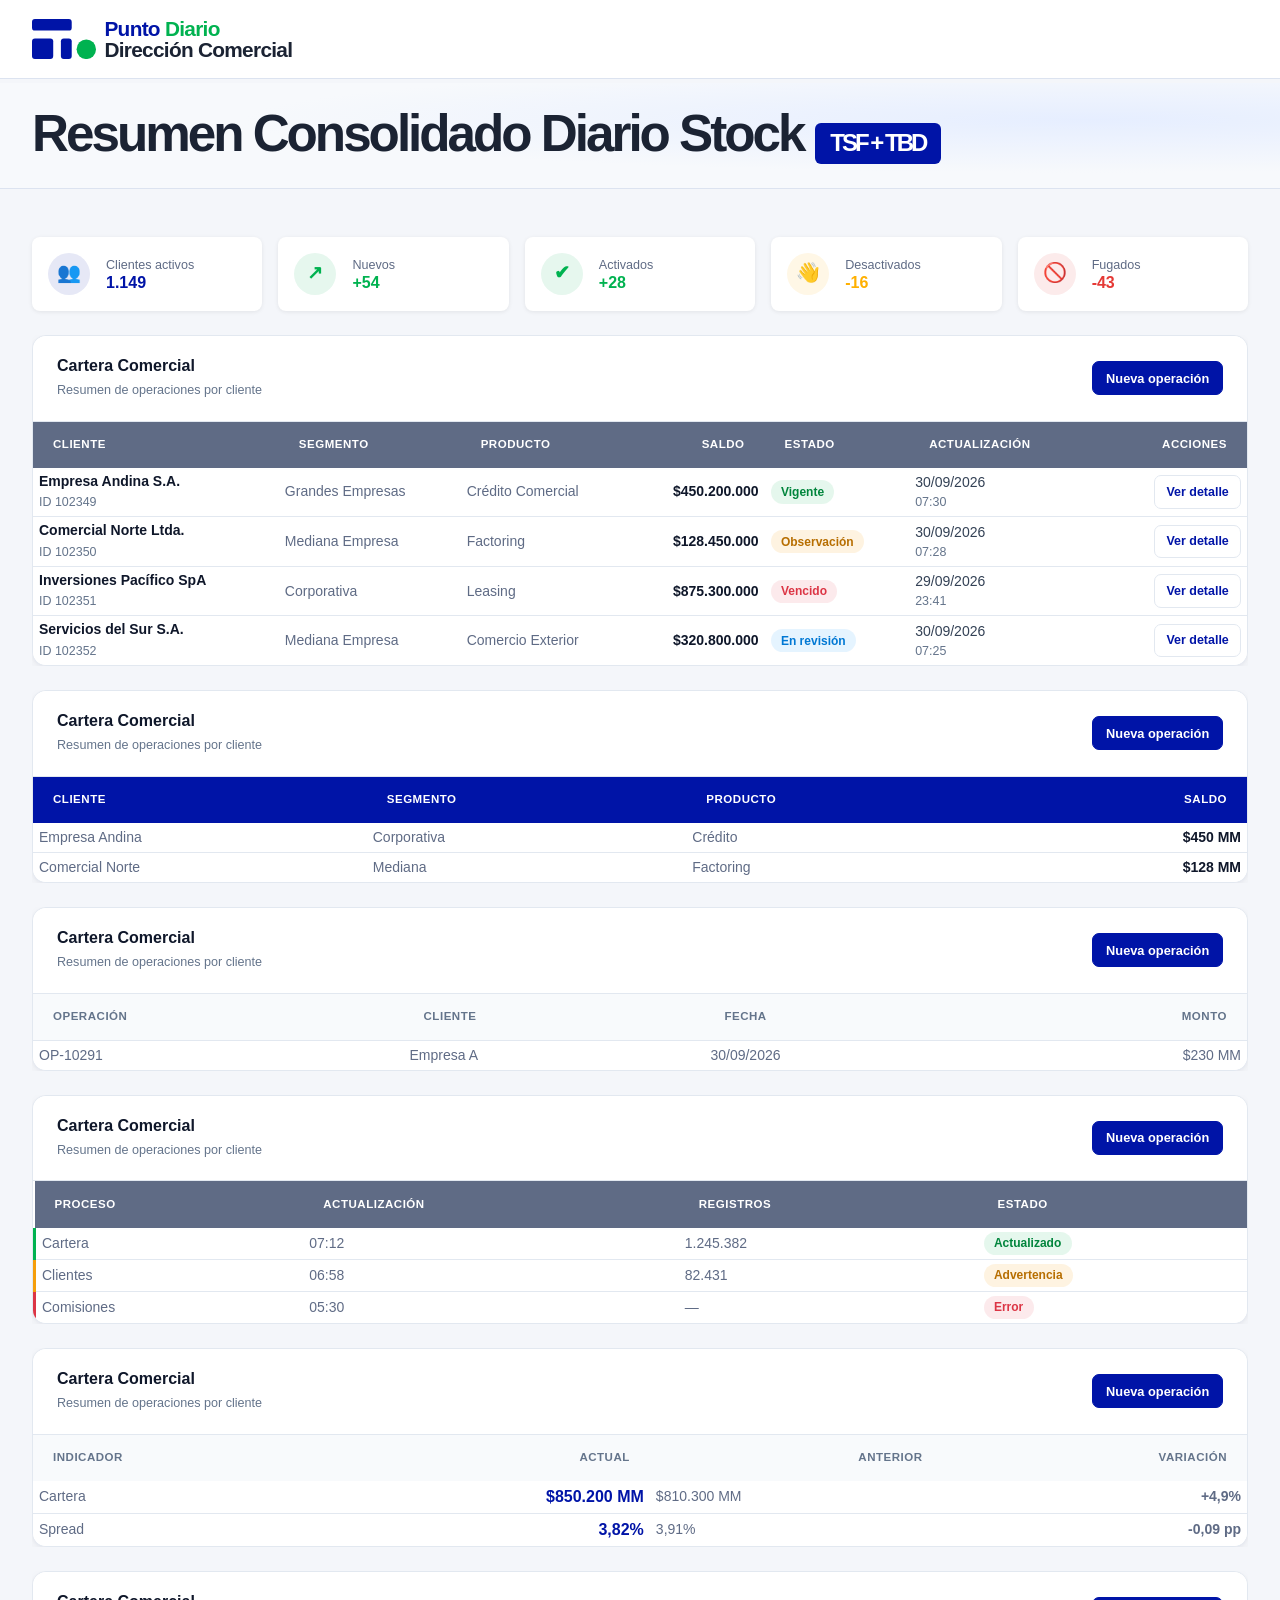
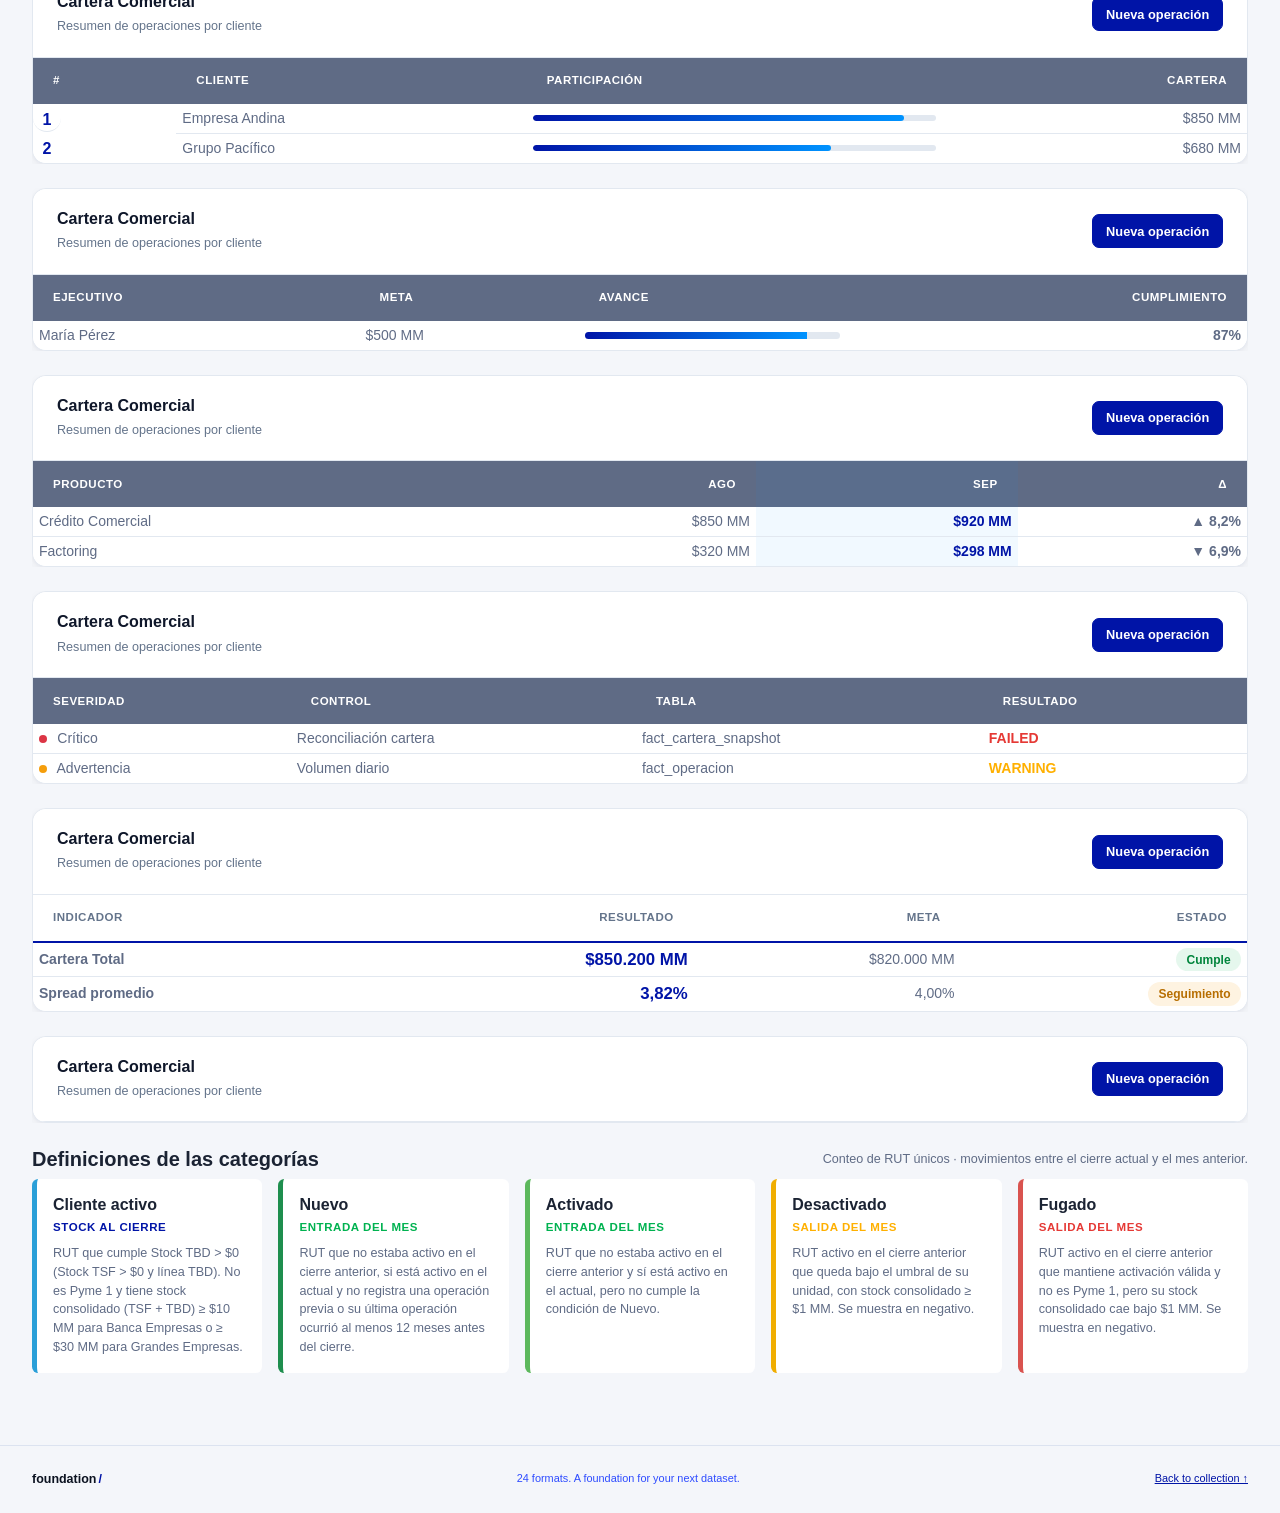
<file: plantillas/tables_base.html>
<!doctype html>
<html lang="en">
  <head>
    <meta charset="utf-8" />
    <meta name="viewport" content="width=device-width, initial-scale=1" />
    <meta
      name="description"
      content="24 Bootstrap table examples: striped, bordered, compact, dark, comparison, invoice, heatmap, sticky headers, and more."
    />
    <title>Table gallery — Foundation</title>
    <link
      href="https://cdn.jsdelivr.net/npm/bootstrap@5.3.8/dist/css/bootstrap.min.css"
      rel="stylesheet"
      integrity="sha384-sRIl4kxILFvY47J16cr9ZwB07vP4J8+LH7qKQnuqkuIAvNWLzeN8tE5YBujZqJLB"
      crossorigin="anonymous"
    />
    <link href="../assets/css/styles.css" rel="stylesheet" />
    <link href="../assets/css/tables.css" rel="stylesheet" />
    <!-- Palette overrides must load after all other stylesheets. -->
    <link href="../assets/css/tanner.css" rel="stylesheet" />
    <style>
        body { background:#f4f6fa; font-size:.9rem; }
        .navbar-pulso { background:#002856; }
        .navbar-pulso .navbar-brand { font-weight:700; font-size:1.15rem; letter-spacing:.02em; }
        .navbar-pulso .navbar-text { font-size:.8rem; }
        .kpi-card { border:0; border-radius:.5rem; box-shadow:0 1px 4px rgba(0,0,0,.08); }
        .kpi-icon { width:42px; height:42px; border-radius:50%; display:flex; align-items:center; justify-content:center; font-size:1.2rem; font-weight:700; }
        .kpi-val { font-size:1.6rem; font-weight:800; line-height:1; }
        .section-title { font-weight:700; }
        .section-sub { color:#2e8b57; font-weight:600; }
        .table-pulso thead th { background:#002856; color:#fff; vertical-align:middle; font-weight:600; font-size:.8rem; border:1px solid #002856; }
        .table-pulso thead .col-stock { background:#003a75; }
        .table-pulso thead .col-nuevos { background:#1e8e4e; }
        .table-pulso thead .col-activados { background:#5cb85c; }
        .table-pulso thead .col-desactivados { background:#f0ad00; }
        .table-pulso thead .col-fugados { background:#d9534f; }
        .table-pulso thead .col-meta { background:#2a9fd8; }
        .table-pulso tbody tr.total-row { background:#dce6f5 !important; font-weight:700; }
        .text-nuevo { color:#1e8e4e; font-weight:600; }
        .text-activado { color:#5cb85c; font-weight:600; }
        .text-desactivado { color:#e0a800; font-weight:600; }
        .text-fugado { color:#d9534f; font-weight:600; }
        .def-card { border:0; border-left:5px solid; border-radius:.4rem; height:100%; }
        .def-activo  { border-left-color:#2a9fd8; }
        .def-nuevo   { border-left-color:#1e8e4e; }
        .def-activado{ border-left-color:#5cb85c; }
        .def-desact  { border-left-color:#f0ad00; }
        .def-fugado  { border-left-color:#d9534f; }
        .def-tipo { font-size:.72rem; font-weight:700; letter-spacing:.05em; }
        footer { font-size:.78rem; color:#6c757d; }
    </style>
  </head>
  <body>
    <nav class="navbar sticky-top bg-white border-bottom" aria-label="Main navigation">
      <div class="container-xxl">
        <a class="navbar-brand fw-bold d-flex align-items-center gap-2" href="index.html">
          <img style="height: 40px;" src="../assets/images/logos/TBD_punto.svg " />
          <span class="d-flex flex-column flex-wrap">
            <span style="margin-bottom:-10px;color: var(--tanner-primary-green);"><span class="text-primary">Punto</span> Diario</span>
            <span style="color: var(--tanner-text-primary);">Direcci&oacute;n Comercial</span>
          </span>
          </a>
        <div class="d-flex align-items-center gap-3">
          
        </div>
      </div>
    </nav>
    <header class="gallery-hero border-bottom">
      <div class="container-xxl py-0">
        <div class="row align-items-end g-4 mt-1">
          <div class="col-lg-12">
            <h1>
              Resumen Consolidado Diario Stock 
              <span style="font-size:1.5rem;" class="badge text-bg-primary">TSF + TBD</span>
            </h1>
          </div>
        </div>
      </div>
    </header>
    <main id="main" class="container-xxl py-5">
      <!-- ===================== KPIs ===================== -->
      <div class="row g-3 mb-4">
        <div class="col-6 col-md pt-0">
          <div class="card kpi-card"><div class="card-body d-flex align-items-center gap-3">
            <div class="kpi-icon bg-primary-subtle text-primary">👥</div>
            <div><div class="text-muted small">Clientes activos</div><div class="kpi-val text-primary">1.149</div></div>
          </div></div>
        </div>
        <div class="col-6 col-md pt-0">
          <div class="card kpi-card"><div class="card-body d-flex align-items-center gap-3">
            <div class="kpi-icon bg-success-subtle text-success">↗</div>
            <div><div class="text-muted small">Nuevos</div><div class="kpi-val text-success">+54</div></div>
          </div></div>
        </div>
        <div class="col-6 col-md pt-0">
          <div class="card kpi-card"><div class="card-body d-flex align-items-center gap-3">
            <div class="kpi-icon bg-success-subtle text-success">✔</div>
            <div><div class="text-muted small">Activados</div><div class="kpi-val text-success">+28</div></div>
          </div></div>
        </div>
        <div class="col-6 col-md pt-0">
          <div class="card kpi-card"><div class="card-body d-flex align-items-center gap-3">
            <div class="kpi-icon bg-warning-subtle text-warning">👋</div>
            <div><div class="text-muted small">Desactivados</div><div class="kpi-val text-warning">-16</div></div>
          </div></div>
        </div>
        <div class="col-6 col-md pt-0">
          <div class="card kpi-card"><div class="card-body d-flex align-items-center gap-3">
            <div class="kpi-icon bg-danger-subtle text-danger">🚫</div>
            <div><div class="text-muted small">Fugados</div><div class="kpi-val text-danger">-43</div></div>
          </div></div>
        </div>
      </div>

      <!-- ===================== TABLA 1 ===================== -->
      <div class="table-responsive mb-4">
        <div class="card table-card">
          <div class="card-header table-card-header">
              <div>
                  <h5 class="mb-1">Cartera Comercial</h5>
                  <small>Resumen de operaciones por cliente</small>
              </div>

              <button class="btn btn-primary btn-sm">
                  Nueva operación
              </button>
          </div>

          <div class="table-responsive">
              <table class="table table-fintech align-middle mb-0">
                  <thead>
                      <tr>
                          <th>Cliente</th>
                          <th>Segmento</th>
                          <th>Producto</th>
                          <th class="text-end">Saldo</th>
                          <th>Estado</th>
                          <th>Actualización</th>
                          <th class="text-end">Acciones</th>
                      </tr>
                  </thead>

                  <tbody>
                      <tr>
                          <td>
                              <div class="table-primary-text">
                                  Empresa Andina S.A.
                              </div>
                              <small class="table-secondary-text">
                                  ID 102349
                              </small>
                          </td>

                          <td>Grandes Empresas</td>

                          <td>Crédito Comercial</td>

                          <td class="text-end table-number">
                              $450.200.000
                          </td>

                          <td>
                              <span class="status status-success">
                                  Vigente
                              </span>
                          </td>

                          <td>
                              <span class="table-date">30/09/2026</span>
                              <small class="d-block table-secondary-text">
                                  07:30
                              </small>
                          </td>

                          <td class="text-end">
                              <button class="btn btn-table-action">
                                  Ver detalle
                              </button>
                          </td>
                      </tr>

                      <tr>
                          <td>
                              <div class="table-primary-text">
                                  Comercial Norte Ltda.
                              </div>
                              <small class="table-secondary-text">
                                  ID 102350
                              </small>
                          </td>

                          <td>Mediana Empresa</td>

                          <td>Factoring</td>

                          <td class="text-end table-number">
                              $128.450.000
                          </td>

                          <td>
                              <span class="status status-warning">
                                  Observación
                              </span>
                          </td>

                          <td>
                              <span class="table-date">30/09/2026</span>
                              <small class="d-block table-secondary-text">
                                  07:28
                              </small>
                          </td>

                          <td class="text-end">
                              <button class="btn btn-table-action">
                                  Ver detalle
                              </button>
                          </td>
                      </tr>

                      <tr>
                          <td>
                              <div class="table-primary-text">
                                  Inversiones Pacífico SpA
                              </div>
                              <small class="table-secondary-text">
                                  ID 102351
                              </small>
                          </td>

                          <td>Corporativa</td>

                          <td>Leasing</td>

                          <td class="text-end table-number">
                              $875.300.000
                          </td>

                          <td>
                              <span class="status status-danger">
                                  Vencido
                              </span>
                          </td>

                          <td>
                              <span class="table-date">29/09/2026</span>
                              <small class="d-block table-secondary-text">
                                  23:41
                              </small>
                          </td>

                          <td class="text-end">
                              <button class="btn btn-table-action">
                                  Ver detalle
                              </button>
                          </td>
                      </tr>

                      <tr>
                          <td>
                              <div class="table-primary-text">
                                  Servicios del Sur S.A.
                              </div>
                              <small class="table-secondary-text">
                                  ID 102352
                              </small>
                          </td>

                          <td>Mediana Empresa</td>

                          <td>Comercio Exterior</td>

                          <td class="text-end table-number">
                              $320.800.000
                          </td>

                          <td>
                              <span class="status status-info">
                                  En revisión
                              </span>
                          </td>

                          <td>
                              <span class="table-date">30/09/2026</span>
                              <small class="d-block table-secondary-text">
                                  07:25
                              </small>
                          </td>

                          <td class="text-end">
                              <button class="btn btn-table-action">
                                  Ver detalle
                              </button>
                          </td>
                      </tr>
                  </tbody>
              </table>
          </div>
      </div>
      </div>
      <!-- ===================== FIN TABLA 1 ===================== -->


      <!-- ===================== TABLA 2 ===================== -->
      <div class="table-responsive mb-4">
        <div class="card table-card">
          <div class="card-header table-card-header">
              <div>
                  <h5 class="mb-1">Cartera Comercial</h5>
                  <small>Resumen de operaciones por cliente</small>
              </div>

              <button class="btn btn-primary btn-sm">
                  Nueva operación
              </button>
          </div>

          <div class="table-responsive">
              <table class="table table-fintech table-corporate">
                <thead>
                    <tr>
                        <th>Cliente</th>
                        <th>Segmento</th>
                        <th>Producto</th>
                        <th class="text-end">Saldo</th>
                    </tr>
                </thead>

                <tbody>
                    <tr>
                        <td>Empresa Andina</td>
                        <td>Corporativa</td>
                        <td>Crédito</td>
                        <td class="text-end table-number">$450 MM</td>
                    </tr>

                    <tr>
                        <td>Comercial Norte</td>
                        <td>Mediana</td>
                        <td>Factoring</td>
                        <td class="text-end table-number">$128 MM</td>
                    </tr>
                </tbody>
            </table>
          </div>
      </div>
      </div>
      <!-- ===================== FIN TABLA 2 ===================== -->


      <!-- ===================== TABLA 3 ===================== -->
      <div class="table-responsive mb-4">
        <div class="card table-card">
          <div class="card-header table-card-header">
              <div>
                  <h5 class="mb-1">Cartera Comercial</h5>
                  <small>Resumen de operaciones por cliente</small>
              </div>

              <button class="btn btn-primary btn-sm">
                  Nueva operación
              </button>
          </div>

          <div class="table-responsive">
              <table class="table table-fintech table-minimal">
                <thead>
                    <tr>
                        <th>Operación</th>
                        <th>Cliente</th>
                        <th>Fecha</th>
                        <th class="text-end">Monto</th>
                    </tr>
                </thead>

                <tbody>
                    <tr>
                        <td>OP-10291</td>
                        <td>Empresa A</td>
                        <td>30/09/2026</td>
                        <td class="text-end">$230 MM</td>
                    </tr>
                </tbody>
            </table>
          </div>
      </div>
      </div>
      <!-- ===================== FIN TABLA 3 ===================== -->


      <!-- ===================== TABLA 4 ===================== -->
      <div class="table-responsive mb-4">
        <div class="card table-card">
          <div class="card-header table-card-header">
              <div>
                  <h5 class="mb-1">Cartera Comercial</h5>
                  <small>Resumen de operaciones por cliente</small>
              </div>

              <button class="btn btn-primary btn-sm">
                  Nueva operación
              </button>
          </div>

          <div class="table-responsive">
              <table class="table table-fintech table-status">
                <thead>
                    <tr>
                        <th>Proceso</th>
                        <th>Actualización</th>
                        <th>Registros</th>
                        <th>Estado</th>
                    </tr>
                </thead>

                <tbody>

                    <tr class="row-success">
                        <td>Cartera</td>
                        <td>07:12</td>
                        <td>1.245.382</td>
                        <td>
                            <span class="status status-success">
                                Actualizado
                            </span>
                        </td>
                    </tr>

                    <tr class="row-warning">
                        <td>Clientes</td>
                        <td>06:58</td>
                        <td>82.431</td>
                        <td>
                            <span class="status status-warning">
                                Advertencia
                            </span>
                        </td>
                    </tr>

                    <tr class="row-danger">
                        <td>Comisiones</td>
                        <td>05:30</td>
                        <td>—</td>
                        <td>
                            <span class="status status-danger">
                                Error
                            </span>
                        </td>
                    </tr>

                </tbody>
            </table>
          </div>
      </div>
      </div>
      <!-- ===================== FIN TABLA 4 ===================== -->

       <!-- ===================== TABLA 5 ===================== -->
      <div class="table-responsive mb-4">
        <div class="card table-card">
          <div class="card-header table-card-header">
              <div>
                  <h5 class="mb-1">Cartera Comercial</h5>
                  <small>Resumen de operaciones por cliente</small>
              </div>

              <button class="btn btn-primary btn-sm">
                  Nueva operación
              </button>
          </div>

          <div class="table-responsive">
              <table class="table table-fintech table-kpi">
                <thead>
                    <tr>
                        <th>Indicador</th>
                        <th class="text-end">Actual</th>
                        <th class="text-end">Anterior</th>
                        <th class="text-end">Variación</th>
                    </tr>
                </thead>

                <tbody>

                    <tr>
                        <td>Cartera</td>
                        <td class="kpi-value">$850.200 MM</td>
                        <td>$810.300 MM</td>
                        <td class="variation-up">+4,9%</td>
                    </tr>

                    <tr>
                        <td>Spread</td>
                        <td class="kpi-value">3,82%</td>
                        <td>3,91%</td>
                        <td class="variation-down">-0,09 pp</td>
                    </tr>

                </tbody>
            </table>
          </div>
      </div>
      </div>
      <!-- ===================== FIN TABLA 5 ===================== -->

      <!-- ===================== TABLA 6 ===================== -->
      <div class="table-responsive mb-4">
        <div class="card table-card">
          <div class="card-header table-card-header">
              <div>
                  <h5 class="mb-1">Cartera Comercial</h5>
                  <small>Resumen de operaciones por cliente</small>
              </div>

              <button class="btn btn-primary btn-sm">
                  Nueva operación
              </button>
          </div>

          <div class="table-responsive">
              <table class="table table-fintech table-ranking">

                <thead>
                    <tr>
                        <th>#</th>
                        <th>Cliente</th>
                        <th>Participación</th>
                        <th class="text-end">Cartera</th>
                    </tr>
                </thead>

                <tbody>

                    <tr>
                        <td class="rank">1</td>

                        <td>Empresa Andina</td>

                        <td>
                            <div class="rank-bar">
                                <div style="width: 92%"></div>
                            </div>
                        </td>

                        <td class="text-end">
                            $850 MM
                        </td>
                    </tr>

                    <tr>
                        <td class="rank">2</td>

                        <td>Grupo Pacífico</td>

                        <td>
                            <div class="rank-bar">
                                <div style="width: 74%"></div>
                            </div>
                        </td>

                        <td class="text-end">
                            $680 MM
                        </td>
                    </tr>

                </tbody>

            </table>
          </div>
      </div>
      </div>
      <!-- ===================== FIN TABLA 6 ===================== -->

      <!-- ===================== TABLA 7 ===================== -->
      <div class="table-responsive mb-4">
        <div class="card table-card">
          <div class="card-header table-card-header">
              <div>
                  <h5 class="mb-1">Cartera Comercial</h5>
                  <small>Resumen de operaciones por cliente</small>
              </div>

              <button class="btn btn-primary btn-sm">
                  Nueva operación
              </button>
          </div>

          <div class="table-responsive">
              <table class="table table-fintech table-progress">

                <thead>
                    <tr>
                        <th>Ejecutivo</th>
                        <th>Meta</th>
                        <th>Avance</th>
                        <th class="text-end">Cumplimiento</th>
                    </tr>
                </thead>

                <tbody>

                    <tr>
                        <td>María Pérez</td>

                        <td>$500 MM</td>

                        <td>
                            <div class="progress fintech-progress">

                                <div
                                    class="progress-bar"
                                    style="width: 87%">
                                </div>

                            </div>
                        </td>

                        <td class="text-end">
                            <strong>87%</strong>
                        </td>
                    </tr>

                </tbody>
            </table>
          </div>
      </div>
      </div>
      <!-- ===================== FIN TABLA 7 ===================== -->

      <!-- ===================== TABLA 8 ===================== -->
      <div class="table-responsive mb-4">
        <div class="card table-card">
          <div class="card-header table-card-header">
              <div>
                  <h5 class="mb-1">Cartera Comercial</h5>
                  <small>Resumen de operaciones por cliente</small>
              </div>

              <button class="btn btn-primary btn-sm">
                  Nueva operación
              </button>
          </div>

          <div class="table-responsive">
              <table class="table table-fintech table-comparison">

                <thead>
                    <tr>
                        <th>Producto</th>
                        <th class="text-end">Ago</th>
                        <th class="text-end">Sep</th>
                        <th class="text-end">Δ</th>
                    </tr>
                </thead>

                <tbody>

                    <tr>
                        <td>Crédito Comercial</td>
                        <td class="text-end">$850 MM</td>
                        <td class="text-end">$920 MM</td>
                        <td class="text-end variation-up">
                            ▲ 8,2%
                        </td>
                    </tr>

                    <tr>
                        <td>Factoring</td>
                        <td class="text-end">$320 MM</td>
                        <td class="text-end">$298 MM</td>
                        <td class="text-end variation-down">
                            ▼ 6,9%
                        </td>
                    </tr>

                </tbody>
            </table>
          </div>
      </div>
      </div>
      <!-- ===================== FIN TABLA 8 ===================== -->

      <!-- ===================== TABLA 9 ===================== -->
      <div class="table-responsive mb-4">
        <div class="card table-card">
          <div class="card-header table-card-header">
              <div>
                  <h5 class="mb-1">Cartera Comercial</h5>
                  <small>Resumen de operaciones por cliente</small>
              </div>

              <button class="btn btn-primary btn-sm">
                  Nueva operación
              </button>
          </div>

          <div class="table-responsive">
              <table class="table table-fintech table-alert">

                <thead>
                    <tr>
                        <th>Severidad</th>
                        <th>Control</th>
                        <th>Tabla</th>
                        <th>Resultado</th>
                    </tr>
                </thead>

                <tbody>

                    <tr>
                        <td>
                            <span class="alert-dot danger"></span>
                            Crítico
                        </td>

                        <td>Reconciliación cartera</td>

                        <td>
                            fact_cartera_snapshot
                        </td>

                        <td class="text-danger fw-semibold">
                            FAILED
                        </td>
                    </tr>

                    <tr>
                        <td>
                            <span class="alert-dot warning"></span>
                            Advertencia
                        </td>

                        <td>Volumen diario</td>

                        <td>
                            fact_operacion
                        </td>

                        <td class="text-warning fw-semibold">
                            WARNING
                        </td>
                    </tr>

                </tbody>
            </table>
          </div>
      </div>
      </div>
      <!-- ===================== FIN TABLA 9 ===================== -->

      <!-- ===================== TABLA 10 ===================== -->
      <div class="table-responsive mb-4">
        <div class="card table-card">
          <div class="card-header table-card-header">
              <div>
                  <h5 class="mb-1">Cartera Comercial</h5>
                  <small>Resumen de operaciones por cliente</small>
              </div>

              <button class="btn btn-primary btn-sm">
                  Nueva operación
              </button>
          </div>

          <div class="table-responsive">
              <table class="table table-fintech table-executive">

                <thead>
                    <tr>
                        <th>Indicador</th>
                        <th class="text-end">Resultado</th>
                        <th class="text-end">Meta</th>
                        <th class="text-end">Estado</th>
                    </tr>
                </thead>

                <tbody>

                    <tr>
                        <td>
                            <strong>Cartera Total</strong>
                        </td>

                        <td class="executive-value">
                            $850.200 MM
                        </td>

                        <td class="text-end">
                            $820.000 MM
                        </td>

                        <td class="text-end">
                            <span class="status status-success">
                                Cumple
                            </span>
                        </td>
                    </tr>

                    <tr>
                        <td>
                            <strong>Spread promedio</strong>
                        </td>

                        <td class="executive-value">
                            3,82%
                        </td>

                        <td class="text-end">
                            4,00%
                        </td>

                        <td class="text-end">
                            <span class="status status-warning">
                                Seguimiento
                            </span>
                        </td>
                    </tr>

                </tbody>
            </table>
          </div>
      </div>
      </div>
      <!-- ===================== FIN TABLA 10 ===================== -->

      <!-- ===================== TABLA N ===================== -->
      <div class="table-responsive mb-4">
        <div class="card table-card">
          <div class="card-header table-card-header">
              <div>
                  <h5 class="mb-1">Cartera Comercial</h5>
                  <small>Resumen de operaciones por cliente</small>
              </div>

              <button class="btn btn-primary btn-sm">
                  Nueva operación
              </button>
          </div>

          <div class="table-responsive">
              
          </div>
      </div>
      </div>
      <!-- ===================== FIN TABLA N ===================== -->




      <!-- ===================== DEFINICIONES ===================== -->
      <div class="d-flex justify-content-between align-items-center mb-2">
        <h2 class="h5 section-title mb-0">Definiciones de las categorías</h2>
        <span class="text-muted small">Conteo de RUT únicos · movimientos entre el cierre actual y el mes anterior.</span>
      </div>
      <div class="row g-3 mb-4">
        <div class="col-md">
          <div class="card def-card def-activo"><div class="card-body">
            <h6 class="fw-bold mb-1">Cliente activo</h6>
            <div class="def-tipo text-primary mb-2">STOCK AL CIERRE</div>
            <p class="small text-muted mb-0">RUT que cumple Stock TBD &gt; $0 (Stock TSF &gt; $0 y línea TBD). No es Pyme 1 y tiene stock consolidado (TSF + TBD) ≥ $10 MM para Banca Empresas o ≥ $30 MM para Grandes Empresas.</p>
          </div></div>
        </div>
        <div class="col-md">
          <div class="card def-card def-nuevo"><div class="card-body">
            <h6 class="fw-bold mb-1">Nuevo</h6>
            <div class="def-tipo text-success mb-2">ENTRADA DEL MES</div>
            <p class="small text-muted mb-0">RUT que no estaba activo en el cierre anterior, si está activo en el actual y no registra una operación previa o su última operación ocurrió al menos 12 meses antes del cierre.</p>
          </div></div>
        </div>
        <div class="col-md">
          <div class="card def-card def-activado"><div class="card-body">
            <h6 class="fw-bold mb-1">Activado</h6>
            <div class="def-tipo text-success mb-2">ENTRADA DEL MES</div>
            <p class="small text-muted mb-0">RUT que no estaba activo en el cierre anterior y sí está activo en el actual, pero no cumple la condición de Nuevo.</p>
          </div></div>
        </div>
        <div class="col-md">
          <div class="card def-card def-desact"><div class="card-body">
            <h6 class="fw-bold mb-1">Desactivado</h6>
            <div class="def-tipo text-warning mb-2">SALIDA DEL MES</div>
            <p class="small text-muted mb-0">RUT activo en el cierre anterior que queda bajo el umbral de su unidad, con stock consolidado ≥ $1 MM. Se muestra en negativo.</p>
          </div></div>
        </div>
        <div class="col-md">
          <div class="card def-card def-fugado"><div class="card-body">
            <h6 class="fw-bold mb-1">Fugado</h6>
            <div class="def-tipo text-danger mb-2">SALIDA DEL MES</div>
            <p class="small text-muted mb-0">RUT activo en el cierre anterior que mantiene activación válida y no es Pyme 1, pero su stock consolidado cae bajo $1 MM. Se muestra en negativo.</p>
          </div></div>
        </div>
      </div>
    </main>
    <footer class="border-top py-4">
      <div class="container-xxl d-flex flex-wrap justify-content-between gap-3">
        <a class="fw-bold text-dark text-decoration-none" href="index.html"
          >foundation<span class="brand-dot">/</span></a
        ><span class="small text-secondary"
          >24 formats. A foundation for your next dataset.</span
        ><a href="#table-index" class="small">Back to collection ↑</a>
      </div>
    </footer>
  </body>
</html>
</file>
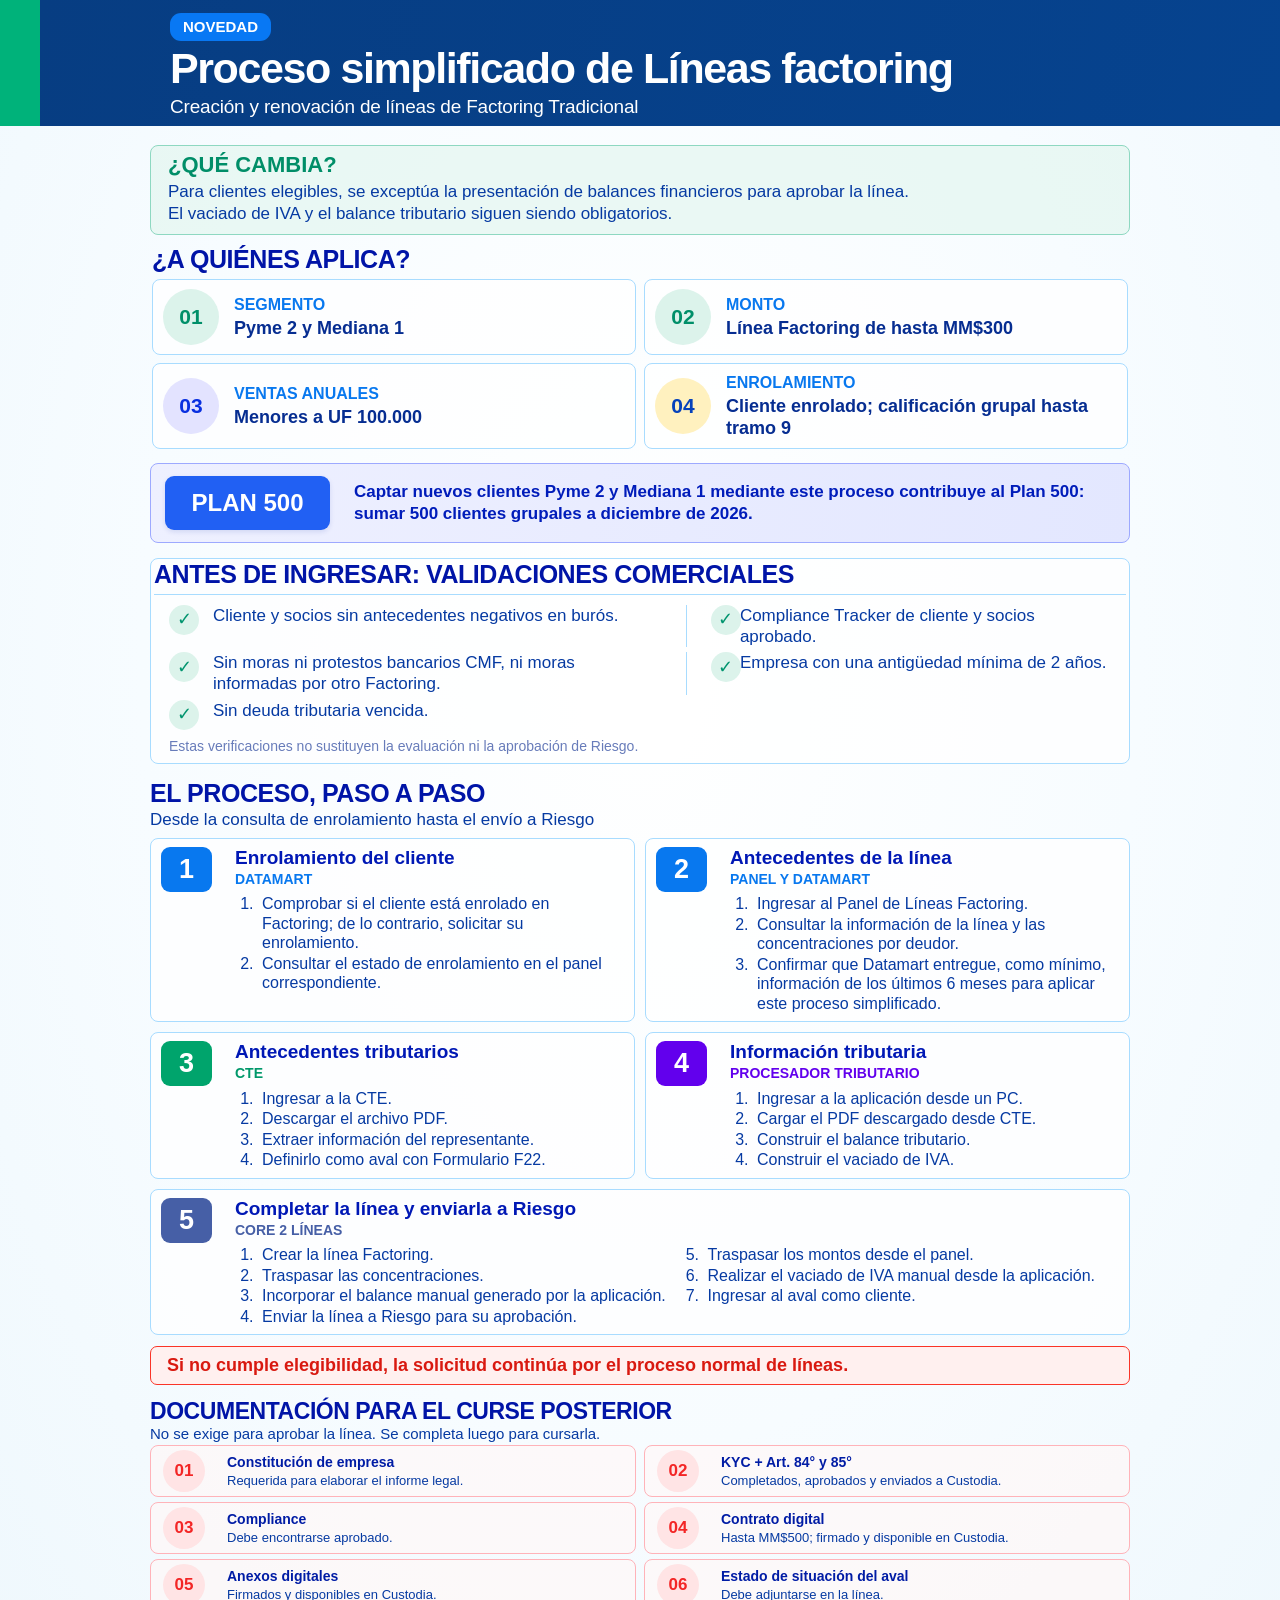
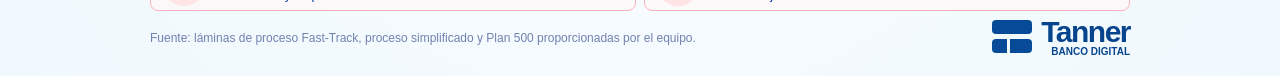
<file: pruebas/proceso_simplificado_lineas_factoring.html>
<!doctype html>
<html lang="es">
  <head>
    <meta charset="utf-8" />
    <meta name="viewport" content="width=device-width, initial-scale=1" />
    <meta
      name="description"
      content="Proceso simplificado para la creación y renovación de líneas de Factoring Tradicional."
    />
    <title>Proceso simplificado de Líneas factoring</title>
    <link href="./proceso_simplificado_lineas_factoring.css" rel="stylesheet" />
  </head>
  <body>
    <header class="hero">
      <div class="hero__content">
        <span class="badge">NOVEDAD</span>
        <h1>Proceso simplificado de Líneas factoring</h1>
        <p>Creación y renovación de líneas de Factoring Tradicional</p>
      </div>
    </header>

    <main class="page">
      <section class="change panel" aria-labelledby="change-title">
        <h2 id="change-title">¿QUÉ CAMBIA?</h2>
        <p>
          Para clientes elegibles, se exceptúa la presentación de balances
          financieros para aprobar la línea.<br class="desktop-break" />
          El vaciado de IVA y el balance tributario siguen siendo obligatorios.
        </p>
      </section>

      <section class="eligibility" aria-labelledby="eligibility-title">
        <h2 class="section-title" id="eligibility-title">¿A QUIÉNES APLICA?</h2>
        <div class="eligibility__grid">
          <article class="eligibility-card">
            <span class="round-number round-number--green">01</span>
            <div>
              <h3>SEGMENTO</h3>
              <p>Pyme 2 y Mediana 1</p>
            </div>
          </article>
          <article class="eligibility-card">
            <span class="round-number round-number--green">02</span>
            <div>
              <h3>MONTO</h3>
              <p>Línea Factoring de hasta MM$300</p>
            </div>
          </article>
          <article class="eligibility-card">
            <span class="round-number round-number--blue">03</span>
            <div>
              <h3>VENTAS ANUALES</h3>
              <p>Menores a UF 100.000</p>
            </div>
          </article>
          <article class="eligibility-card">
            <span class="round-number round-number--yellow">04</span>
            <div>
              <h3>ENROLAMIENTO</h3>
              <p>Cliente enrolado; calificación grupal hasta tramo 9</p>
            </div>
          </article>
        </div>
      </section>

      <aside class="plan panel" aria-label="Plan 500">
        <strong class="plan__badge">PLAN 500</strong>
        <p>
          Captar nuevos clientes Pyme 2 y Mediana 1 mediante este proceso
          contribuye al Plan 500: sumar 500 clientes grupales a diciembre de
          2026.
        </p>
      </aside>

      <section class="checks panel" aria-labelledby="checks-title">
        <h2 class="section-title section-title--rule" id="checks-title">
          ANTES DE INGRESAR: VALIDACIONES COMERCIALES
        </h2>
        <ul class="checks__list">
          <li>Cliente y socios sin antecedentes negativos en burós.</li>
          <li>
            Sin moras ni protestos bancarios CMF, ni moras informadas por otro
            Factoring.
          </li>
          <li>Sin deuda tributaria vencida.</li>
          <li>Compliance Tracker de cliente y socios aprobado.</li>
          <li>Empresa con una antigüedad mínima de 2 años.</li>
        </ul>
        <p class="checks__note">
          Estas verificaciones no sustituyen la evaluación ni la aprobación de
          Riesgo.
        </p>
      </section>

      <section class="process" aria-labelledby="process-title">
        <h2 class="section-title" id="process-title">
          EL PROCESO, PASO A PASO
        </h2>
        <p class="section-subtitle">
          Desde la consulta de enrolamiento hasta el envío a Riesgo
        </p>

        <div class="steps">
          <article class="step-card">
            <span class="step-number step-number--blue">1</span>
            <div class="step-card__body">
              <h3>Enrolamiento del cliente</h3>
              <p class="step-source">DATAMART</p>
              <ol>
                <li>
                  Comprobar si el cliente está enrolado en Factoring; de lo
                  contrario, solicitar su enrolamiento.
                </li>
                <li>Consultar el estado de enrolamiento en el panel correspondiente.</li>
              </ol>
            </div>
          </article>

          <article class="step-card">
            <span class="step-number step-number--blue">2</span>
            <div class="step-card__body">
              <h3>Antecedentes de la línea</h3>
              <p class="step-source">PANEL Y DATAMART</p>
              <ol>
                <li>Ingresar al Panel de Líneas Factoring.</li>
                <li>
                  Consultar la información de la línea y las concentraciones por
                  deudor.
                </li>
                <li>
                  Confirmar que Datamart entregue, como mínimo, información de
                  los últimos 6 meses para aplicar este proceso simplificado.
                </li>
              </ol>
            </div>
          </article>

          <article class="step-card">
            <span class="step-number step-number--green">3</span>
            <div class="step-card__body">
              <h3>Antecedentes tributarios</h3>
              <p class="step-source step-source--green">CTE</p>
              <ol>
                <li>Ingresar a la CTE.</li>
                <li>Descargar el archivo PDF.</li>
                <li>Extraer información del representante.</li>
                <li>Definirlo como aval con Formulario F22.</li>
              </ol>
            </div>
          </article>

          <article class="step-card">
            <span class="step-number step-number--purple">4</span>
            <div class="step-card__body">
              <h3>Información tributaria</h3>
              <p class="step-source step-source--purple">PROCESADOR TRIBUTARIO</p>
              <ol>
                <li>Ingresar a la aplicación desde un PC.</li>
                <li>Cargar el PDF descargado desde CTE.</li>
                <li>Construir el balance tributario.</li>
                <li>Construir el vaciado de IVA.</li>
              </ol>
            </div>
          </article>

          <article class="step-card step-card--wide">
            <span class="step-number step-number--slate">5</span>
            <div class="step-card__body">
              <h3>Completar la línea y enviarla a Riesgo</h3>
              <p class="step-source step-source--slate">CORE 2 LÍNEAS</p>
              <ol class="step-card__split-list">
                <li>Crear la línea Factoring.</li>
                <li>Traspasar las concentraciones.</li>
                <li>Incorporar el balance manual generado por la aplicación.</li>
                <li>Enviar la línea a Riesgo para su aprobación.</li>
                <li>Traspasar los montos desde el panel.</li>
                <li>Realizar el vaciado de IVA manual desde la aplicación.</li>
                <li>Ingresar al aval como cliente.</li>
              </ol>
            </div>
          </article>
        </div>
      </section>

      <aside class="warning" role="note">
        Si no cumple elegibilidad, la solicitud continúa por el proceso normal de
        líneas.
      </aside>

      <section class="documents" aria-labelledby="documents-title">
        <h2 class="section-title" id="documents-title">
          DOCUMENTACIÓN PARA EL CURSE POSTERIOR
        </h2>
        <p class="section-subtitle">
          No se exige para aprobar la línea. Se completa luego para cursarla.
        </p>
        <div class="documents__grid">
          <article class="document-card">
            <span class="round-number round-number--red">01</span>
            <div>
              <h3>Constitución de empresa</h3>
              <p>Requerida para elaborar el informe legal.</p>
            </div>
          </article>
          <article class="document-card">
            <span class="round-number round-number--red">02</span>
            <div>
              <h3>KYC + Art. 84° y 85°</h3>
              <p>Completados, aprobados y enviados a Custodia.</p>
            </div>
          </article>
          <article class="document-card">
            <span class="round-number round-number--red">03</span>
            <div>
              <h3>Compliance</h3>
              <p>Debe encontrarse aprobado.</p>
            </div>
          </article>
          <article class="document-card">
            <span class="round-number round-number--red">04</span>
            <div>
              <h3>Contrato digital</h3>
              <p>Hasta MM$500; firmado y disponible en Custodia.</p>
            </div>
          </article>
          <article class="document-card">
            <span class="round-number round-number--red">05</span>
            <div>
              <h3>Anexos digitales</h3>
              <p>Firmados y disponibles en Custodia.</p>
            </div>
          </article>
          <article class="document-card">
            <span class="round-number round-number--red">06</span>
            <div>
              <h3>Estado de situación del aval</h3>
              <p>Debe adjuntarse en la línea.</p>
            </div>
          </article>
        </div>
      </section>

      <footer class="footer">
        <p>
          Fuente: láminas de proceso Fast-Track, proceso simplificado y Plan 500
          proporcionadas por el equipo.
        </p>
        <div class="brand" aria-label="Tanner Banco Digital">
          <span class="brand__mark" aria-hidden="true">
            <i></i><i></i>
          </span>
          <span class="brand__name">Tanner<small>BANCO DIGITAL</small></span>
        </div>
      </footer>
    </main>
  </body>
</html>
</file>
<file: assets/css/styles.css>
/* Design tokens: customize these to make the starter your own. */
:root {
  --bs-primary: #6651d9;
  --bs-primary-rgb: 102, 81, 217;
  --bs-link-color: #6651d9;
  --bs-link-color-rgb: 102, 81, 217;
  --bs-link-hover-color: #4936b2;
  --bs-primary-bg-subtle: #eeebfc;
  --bs-primary-text-emphasis: #4936b2;
  --bs-body-color: #272535;
  --bs-body-font-family:
    Inter, -apple-system, BlinkMacSystemFont, "Segoe UI", sans-serif;
  --bs-border-color: #e9e8ef;
}
body {
  font-size: 0.95rem;
}
.container-xxl {
  max-width: 1320px;
  padding-inline: 32px;
}
.navbar {
  min-height: 78px;
}
.navbar-brand {
  font-size: 1.3rem;
  letter-spacing: -0.7px;
}
.brand-mark {
  display: inline-grid;
  place-items: center;
  background: var(--bs-primary);
  color: white;
  height: 32px;
  width: 32px;
  border-radius: 9px;
  font-size: 25px;
  line-height: 1;
  padding-bottom: 4px;
}
.brand-dot {
  color: var(--bs-primary);
  margin-left: 2px;
}
.navbar .nav-link {
  font-size: 0.85rem;
}
.navbar .nav-link.active {
  color: var(--bs-primary);
}
.btn {
  font-weight: 500;
  font-size: 0.875rem;
  padding: 0.6rem 1rem;
  border-radius: 7px;
}
.btn-sm {
  padding: 0.4rem 0.8rem;
  font-size: 0.8rem;
}
.btn-lg {
  padding: 0.75rem 1.3rem;
  font-size: 1rem;
}
.btn-primary {
  --bs-btn-bg: #6651d9;
  --bs-btn-border-color: #6651d9;
  --bs-btn-hover-bg: #5340be;
  --bs-btn-hover-border-color: #5340be;
  --bs-btn-active-bg: #4936b2;
  --bs-btn-active-border-color: #4936b2;
  --bs-btn-disabled-bg: #6651d9;
  --bs-btn-disabled-border-color: #6651d9;
}
.btn-outline-primary {
  --bs-btn-color: #6651d9;
  --bs-btn-border-color: #6651d9;
  --bs-btn-hover-bg: #6651d9;
  --bs-btn-hover-border-color: #6651d9;
  --bs-btn-active-bg: #6651d9;
  --bs-btn-active-border-color: #6651d9;
}
.btn-white {
  background: white;
  border-color: var(--bs-border-color);
}
.btn-white:hover {
  background: #f0edf9;
  border-color: #d2cbed;
}
.hero {
  background:
    radial-gradient(ellipse at 85% 35%, #eeebfc 0, transparent 48%), #faf9fd;
}
.hero .container-xxl {
  padding-block: 68px !important;
}
h1 {
  font-size: 3.2rem !important;
  font-weight: 750;
  letter-spacing: -3px;
  line-height: 1.07;
}
.hero-description {
  max-width: 500px;
  color: #747184;
  font-size: 1.05rem;
  line-height: 1.8;
}
.eyebrow {
  font-size: 0.65rem;
  font-weight: 700;
  letter-spacing: 1.5px;
  color: #888394;
  display: flex;
  align-items: center;
  gap: 8px;
}
.status-dot {
  display: inline-block;
  height: 7px;
  width: 7px;
  border-radius: 50%;
  background: #64ac8c;
  flex-shrink: 0;
}
.preview-window {
  background: white;
  border: 1px solid #e1ddec;
  border-radius: 13px;
  box-shadow: 0 16px 45px #42396b0d;
  max-width: 420px;
  margin-inline: auto;
  transform: rotate(-2deg);
}
.preview-toolbar {
  padding: 14px 16px;
  border-bottom: 1px solid var(--bs-border-color);
  display: flex;
  align-items: center;
  gap: 6px;
  color: #9b97aa;
}
.preview-toolbar > span {
  width: 7px;
  height: 7px;
  background: #dfdce8;
  border-radius: 50%;
}
.preview-toolbar small {
  font-family: monospace;
  font-size: 0.65rem;
}
.preview-bottom {
  border-top: 1px solid var(--bs-border-color);
  padding: 14px 20px;
  display: flex;
  align-items: center;
  gap: 8px;
  font-size: 0.7rem;
  color: #878092;
}
.swatch {
  width: 32px;
  height: 32px;
  border-radius: 50%;
}
.swatch-lilac {
  background: #c5baf2;
}
.swatch-peach {
  background: #f2c4ad;
}
.swatch-mint {
  background: #c2dfce;
}
.progress-bar {
  background-color: var(--bs-primary);
}
.sidebar {
  position: sticky;
  top: 110px;
  padding-block: 38px;
}
.sidebar .nav-link {
  color: #777282;
  font-size: 0.78rem;
  padding: 9px 12px;
}
.nav-pills {
  --bs-nav-pills-link-active-bg: #eeebfc;
  --bs-nav-pills-link-active-color: #6651d9;
}
.sidebar .nav-link:hover {
  color: var(--bs-primary);
  background: #f8f6fd;
}
.showcase-section {
  scroll-margin-top: 105px;
  margin-bottom: 56px;
}
.section-heading {
  display: flex;
  justify-content: space-between;
  align-items: center;
  gap: 12px;
  margin-bottom: 22px;
}
.section-heading h2 {
  font-size: 1.65rem;
  font-weight: 700;
  letter-spacing: -0.6px;
  margin-top: 9px;
}
.section-heading p {
  color: #888291;
  font-size: 0.875rem;
  margin: 0;
}
.version-badge,
.section-tag {
  font-size: 0.68rem;
  color: #89828f;
  border: 1px solid var(--bs-border-color);
  padding: 5px 9px;
  border-radius: 5px;
  white-space: nowrap;
  font-weight: 500;
}
.intro-card {
  border: 1px solid var(--bs-border-color);
  border-radius: 9px;
  padding: 22px;
  height: 100%;
  background: #fcfcfd;
}
.intro-card p {
  color: #878191;
  font-size: 0.78rem;
  line-height: 1.7;
  margin: 0;
}
.step-number {
  color: var(--bs-primary);
  background: #eeebfc;
  border-radius: 6px;
  padding: 6px 9px;
  font-size: 0.7rem;
  font-weight: 600;
}
.demo-panel {
  border: 1px solid var(--bs-border-color);
  border-radius: 9px;
  padding: 24px;
  background: white;
}
.demo-label {
  color: #8d8796;
  font-size: 0.62rem;
  font-weight: 600;
  letter-spacing: 1.3px;
  margin-bottom: 18px;
}
hr {
  border-color: #dedbe7;
  margin-block: 24px;
}
.card {
  border-color: var(--bs-border-color);
  border-radius: 9px;
  overflow: hidden;
}
.card-art {
  height: 180px;
  background: #efecfb;
  position: relative;
  overflow: hidden;
}
.art-circle {
  position: absolute;
  width: 170px;
  height: 170px;
  border: 32px solid #b1a0e9;
  border-radius: 50%;
  right: 15%;
  top: -40px;
}
.art-square {
  position: absolute;
  width: 120px;
  height: 120px;
  background: #7660cd;
  transform: rotate(-25deg);
  left: 18%;
  bottom: -30px;
  border-radius: 18px;
}
.art-caption {
  position: absolute;
  right: 20px;
  bottom: 20px;
  font-size: 0.55rem;
  letter-spacing: 2px;
  color: #65518e;
}
.slide-art {
  min-height: 220px;
  display: flex;
  flex-direction: column;
  justify-content: center;
  align-items: center;
  gap: 12px;
  padding: 35px 16%;
  text-align: center;
  color: white;
}
.slide-art .eyebrow {
  color: #ffffffbf;
}
.slide-art h3 {
  font-size: 1.6rem;
  letter-spacing: -0.5px;
}
.slide-one {
  background: #7260b4;
}
.slide-two {
  background: #466e62;
}
.slide-three {
  background: #956b56;
}
.form-label,
.form-check-label {
  font-size: 0.85rem;
}
.form-control,
.form-select {
  font-size: 0.875rem;
  padding-block: 0.65rem;
}
.form-control:focus,
.form-select:focus {
  border-color: #aa9eea;
  box-shadow: 0 0 0 0.25rem #6651d920;
}
.form-check-input:checked {
  background-color: var(--bs-primary);
  border-color: var(--bs-primary);
}
.form-range::-webkit-slider-thumb {
  background: var(--bs-primary);
}
.form-range::-moz-range-thumb {
  background: var(--bs-primary);
}
.accordion {
  --bs-accordion-active-bg: #f1eefb;
  --bs-accordion-active-color: #5340be;
  --bs-accordion-btn-focus-box-shadow: 0 0 0 0.25rem #6651d920;
}
.accordion-button,
.accordion-body {
  font-size: 0.875rem;
}
.accordion-body {
  line-height: 1.8;
  color: #797181;
}
.page-link {
  color: var(--bs-primary);
}
.active > .page-link {
  background: var(--bs-primary);
  border-color: var(--bs-primary);
}
.grid-block {
  padding: 20px 8px;
  color: #7965bb;
  background: #f1eefb;
  border: 1px dashed #cfc4ef;
  border-radius: 5px;
  font-family: monospace;
  font-size: 0.75rem;
}
.table {
  font-size: 0.8rem;
}
.table > :not(caption) > * > * {
  padding: 14px 12px;
}
.table th {
  font-weight: 600;
}
.skip-link {
  position: fixed;
  top: 6px;
  left: 6px;
  padding: 10px 16px;
  background: white;
  z-index: 1100;
}
.toast-container {
  max-width: 100%;
}
@media (max-width: 991.98px) {
  .hero .container-xxl {
    padding-block: 45px !important;
  }
  .preview-window {
    transform: none;
  }
  .navbar-collapse {
    padding-block: 15px;
  }
  .navbar-nav {
    margin-bottom: 12px;
  }
}
@media (max-width: 575.98px) {
  .container-xxl {
    padding-inline: 20px;
  }
  h1 {
    letter-spacing: -1.8px;
  }
  .demo-panel {
    padding: 18px;
  }
  .section-heading h2 {
    font-size: 1.4rem;
  }
  .section-tag {
    display: none;
  }
  .slide-art h3 {
    font-size: 1.2rem;
  }
  .showcase-section {
    margin-bottom: 40px;
  }
}
@media (prefers-reduced-motion: reduce) {
  *,
  *::before,
  *::after {
    animation-duration: 0.01ms !important;
    animation-iteration-count: 1 !important;
    transition-duration: 0.01ms !important;
    scroll-behavior: auto !important;
  }
}
</file>
<file: assets/css/charts.css>
.chart-nav {
  display: flex;
  gap: 24px;
  align-items: center;
  font-size: 0.82rem;
}
.chart-nav > a:not(.btn) {
  color: #756c83;
  text-decoration: none;
}
.chart-nav > a:hover {
  color: var(--bs-primary);
}
.chart-hero {
  background:
    radial-gradient(ellipse at 85% 30%, #eeebfc, transparent 55%), #faf9fd;
}
.chart-hero h1 {
  font-size: clamp(2.5rem, 4.7vw, 4rem);
  letter-spacing: -2px;
}
.chart-hero-art {
  padding: 28px;
  background: #ffffffc9;
  border: 1px solid #e1d9f0;
  border-radius: 14px;
  transform: rotate(-2deg);
  box-shadow: 0 12px 30px #4b3b7508;
}
.art-label {
  font-size: 0.6rem;
  letter-spacing: 1.4px;
  color: #988cab;
}
.mini-bars {
  height: 160px;
  display: flex;
  gap: 12px;
  align-items: end;
  border-bottom: 1px solid #e7e0f0;
  padding-top: 25px;
}
.mini-bars i {
  height: var(--bar);
  flex: 1;
  border-radius: 6px 6px 0 0;
  background: #c5b8ed;
}
.mini-bars i:nth-child(even) {
  background: #6651d9;
}
.chart-hero-art strong {
  font-size: 0.8rem;
  font-weight: 500;
  color: #6e607f;
}
.chart-filters {
  display: grid;
  grid-template-columns: 1fr 230px auto;
  gap: 16px;
  align-items: end;
  padding: 20px;
  border: 1px solid var(--bs-border-color);
  border-radius: 10px;
  background: #fcfbfe;
}
.chart-filters .form-label {
  font-size: 0.75rem;
  font-weight: 600;
}
.chart-status-row {
  display: flex;
  flex-wrap: wrap;
  justify-content: space-between;
  gap: 8px;
  margin: 20px 0 10px;
  font-size: 0.75rem;
  color: #898091;
}
#resultCount {
  color: #6651a5;
  font-weight: 600;
}
.chart-help {
  font-size: 0.75rem;
  color: #817887;
  margin-bottom: 30px;
  max-width: 850px;
  line-height: 1.7;
}
.chart-grid {
  display: grid;
  grid-template-columns: repeat(2, minmax(0, 1fr));
  gap: 24px;
  align-items: start;
}
.chart-card {
  border: 1px solid var(--bs-border-color);
  border-radius: 12px;
  background: white;
  min-width: 0;
  overflow: hidden;
  scroll-margin-top: 100px;
}
.chart-card-heading {
  display: flex;
  align-items: center;
  gap: 10px;
  padding: 22px 22px 12px;
}
.chart-number {
  font-variant-numeric: tabular-nums;
  background: #f0ecfb;
  color: #7963b3;
  border-radius: 5px;
  padding: 4px 7px;
  font-size: 0.65rem;
}
.chart-category {
  font-size: 0.62rem;
  letter-spacing: 1px;
  text-transform: uppercase;
  color: #978a9f;
}
.chart-permalink {
  margin-left: auto;
  color: #9588a4;
  text-decoration: none;
}
.chart-card h2 {
  font-size: 1.12rem;
  font-weight: 650;
  letter-spacing: -0.3px;
  padding-inline: 22px;
  margin-bottom: 8px;
}
.chart-description {
  font-size: 0.8rem;
  color: #857a8f;
  line-height: 1.65;
  padding-inline: 22px;
  min-height: 43px;
  margin-bottom: 0;
}
.chart-stage {
  position: relative;
  min-height: 330px;
}
.chart-plot {
  width: 100%;
  min-width: 0;
  height: 330px;
}
.chart-loading {
  position: absolute;
  inset: 0;
  display: grid;
  place-content: center;
  text-align: center;
  padding: 30px;
  font-size: 0.8rem;
  color: #9a8ea6;
  pointer-events: none;
}
.chart-loading[hidden],
.chart-card[hidden],
.empty-state[hidden] {
  display: none;
}
.chart-source {
  border-top: 1px solid #efebf4;
  background: #fcfbfe;
}
.chart-source summary {
  padding: 13px 22px;
  font-size: 0.72rem;
  color: #81728f;
  cursor: pointer;
}
.chart-source summary span {
  float: right;
  color: #a395b0;
}
.chart-source p {
  font-size: 0.75rem;
  padding: 0 22px;
  color: #85798f;
}
.chart-source pre {
  margin: 0 14px 14px;
  padding: 14px;
  max-height: 300px;
  overflow: auto;
  background: #f2eef8;
  font-size: 0.7rem;
  border-radius: 5px;
}
.empty-state {
  padding: 50px 20px;
  text-align: center;
  background: #f8f6fc;
  border-radius: 12px;
  color: #82758e;
}
@media (max-width: 767.98px) {
  .chart-grid {
    grid-template-columns: 1fr;
  }
  .chart-filters {
    grid-template-columns: 1fr auto;
  }
  .search-field {
    grid-column: 1 / -1;
  }
  .chart-hero-art {
    transform: none;
    max-width: 400px;
  }
  .chart-description {
    min-height: 0;
  }
  .chart-nav {
    gap: 12px;
  }
}
@media (max-width: 575.98px) {
  .navbar .container-xxl {
    gap: 10px;
  }
  .chart-nav {
    width: 100%;
    justify-content: space-between;
    padding-block: 5px;
  }
  .chart-filters {
    grid-template-columns: 1fr;
  }
  .search-field {
    grid-column: auto;
  }
  .chart-card-heading {
    padding: 18px 16px 10px;
  }
  .chart-card h2,
  .chart-description {
    padding-inline: 16px;
  }
  .chart-hero h1 {
    letter-spacing: -1.5px;
  }
  .chart-card {
    scroll-margin-top: 150px;
  }
}
</file>
<file: assets/css/icons.css>
/* Font Awesome Free examples, using palette tokens from tanner.css. */
.icon-nav {
  display: flex;
  align-items: center;
  gap: 24px;
  font-size: 0.82rem;
}
.icon-nav > a:not(.btn) {
  color: var(--tanner-text-secondary);
  text-decoration: none;
}
.icon-nav > a:hover {
  color: var(--bs-primary);
}
.icon-hero {
  background:
    radial-gradient(ellipse at 85% 30%, #e6eeff, transparent 55%),
    var(--tanner-background);
}
.icon-hero h1 {
  font-size: clamp(2.5rem, 4.7vw, 4rem);
  letter-spacing: -2px;
}
.hero-icons {
  display: grid;
  grid-template-columns: repeat(3, 1fr);
  gap: 15px;
  max-width: 310px;
  margin: auto;
  transform: rotate(-6deg);
}
.hero-icons > span {
  display: grid;
  place-items: center;
  aspect-ratio: 1;
  background: white;
  border: 1px solid var(--tanner-border);
  border-radius: 18px;
  color: var(--bs-primary);
  font-size: 1.7rem;
  box-shadow: 0 8px 20px #0014a708;
}
.hero-icons > span:nth-child(3n + 2) {
  color: var(--tanner-accent-purple);
  background: #f0ecff;
}
.hero-icons > span:nth-child(3n) {
  color: #006b30;
  background: #e5f7ed;
}
.icon-filters {
  display: grid;
  grid-template-columns: 1fr 230px auto;
  gap: 16px;
  align-items: end;
  padding: 20px;
  background: white;
  border: 1px solid var(--tanner-border);
  border-radius: 10px;
}
.icon-filters label {
  font-size: 0.75rem;
  font-weight: 600;
}
.icon-toolbar {
  display: flex;
  flex-wrap: wrap;
  justify-content: space-between;
  gap: 12px;
  align-items: center;
  margin-block: 20px 12px;
}
#iconCount {
  color: var(--bs-primary);
  font-size: 0.8rem;
  font-weight: 600;
}
.gallery-help {
  font-size: 0.78rem;
  color: var(--tanner-text-secondary);
  max-width: 850px;
  line-height: 1.7;
}
.icon-grid {
  display: grid;
  grid-template-columns: repeat(3, minmax(0, 1fr));
  gap: 22px;
  align-items: start;
  margin-top: 26px;
}
.icon-example {
  min-width: 0;
  overflow: hidden;
  background: white;
  border: 1px solid var(--tanner-border);
  border-radius: 12px;
  scroll-margin-top: 100px;
}
.example-top {
  display: flex;
  align-items: center;
  gap: 10px;
  padding: 20px 20px 12px;
  font-size: 0.59rem;
  letter-spacing: 0.7px;
  text-transform: uppercase;
  color: var(--tanner-text-secondary);
}
.example-top a {
  margin-left: auto;
  color: var(--tanner-text-secondary);
  text-decoration: none;
  font-size: 0.9rem;
}
.example-index {
  padding: 4px 7px;
  border-radius: 5px;
  background: var(--bs-primary-bg-subtle);
  color: var(--bs-primary);
  font-variant-numeric: tabular-nums;
}
.icon-example h2 {
  font-size: 1.06rem;
  font-weight: 650;
  margin: 0 20px 8px;
}
.example-description {
  margin: 0 20px;
  min-height: 58px;
  font-size: 0.78rem;
  color: var(--tanner-text-secondary);
  line-height: 1.65;
}
.example-demo {
  padding: 24px 20px;
  min-height: 215px;
  display: flex;
  align-items: center;
  justify-content: center;
  font-size: 0.85rem;
}
.icon-center {
  display: flex;
  flex-wrap: wrap;
  align-items: center;
  justify-content: center;
  gap: 14px;
  width: 100%;
  color: var(--bs-primary);
}
.icon-center
  > span:not(.fa-stack):not(.icon-tile):not(.notification-icon):not(
    .status-pill
  ),
.icon-center > strong {
  flex-basis: 100%;
  text-align: center;
  color: var(--tanner-text-secondary);
  font-size: 0.8rem;
}
.icon-center .btn i {
  margin-right: 5px;
}
.example-source {
  background: var(--tanner-background);
  border-top: 1px solid var(--tanner-border);
}
.example-source summary {
  padding: 12px 20px;
  font-size: 0.72rem;
  cursor: pointer;
  color: var(--tanner-text-secondary);
}
.example-source summary span {
  float: right;
}
.example-source pre {
  margin: 0 12px 12px;
  padding: 12px;
  font-size: 0.7rem;
  max-height: 250px;
  overflow: auto;
  background: #eaf0fa;
  border-radius: 6px;
}
.icon-menu {
  list-style: none;
  padding: 0;
  margin: 0;
  width: 100%;
}
.icon-menu li {
  padding: 9px;
  border-bottom: 1px solid var(--tanner-border);
}
.icon-menu i {
  color: var(--bs-primary);
  margin-right: 10px;
}
.fa-ul li {
  margin-block: 10px;
}
.mini-heading {
  display: flex;
  align-items: center;
  gap: 16px;
  color: var(--bs-primary);
}
.mini-heading p {
  margin: 5px 0 0;
  color: var(--tanner-text-secondary);
  font-size: 0.78rem;
}
.icon-tile {
  display: inline-grid;
  place-items: center;
  flex-shrink: 0;
  height: 64px;
  width: 64px;
  font-size: 1.7rem;
  background: var(--bs-primary-bg-subtle);
  color: var(--bs-primary);
  border-radius: 16px;
}
.tile-outline {
  border: 1px solid var(--bs-primary);
  background: white;
}
.tile-gradient {
  background: linear-gradient(
    135deg,
    var(--tanner-primary-blue),
    var(--tanner-secondary-blue)
  );
  color: white;
  box-shadow: 0 8px 20px #0014a726;
}
.tile-cyan {
  background: #dff8ff;
  color: #005c79;
}
.tile-purple {
  background: #eee9ff;
  color: var(--tanner-accent-purple);
}
.status-pill {
  border-radius: 30px;
  padding: 10px 15px;
  display: inline-flex;
  gap: 8px;
  align-items: center;
  font-size: 0.8rem;
}
.success {
  background: #e3f7ec;
  color: #00642d;
}
.warning {
  background: #fff2d6;
  color: #765100;
}
.notification-icon {
  position: relative;
  display: inline-block;
  padding: 8px;
}
.notification-count {
  position: absolute;
  top: -2px;
  right: -6px;
  width: 22px;
  height: 22px;
  border-radius: 50%;
  background: var(--bs-danger);
  color: var(--tanner-text-dark);
  font-size: 0.7rem;
  display: grid;
  place-items: center;
  font-weight: 700;
  border: 2px solid white;
}
.info-callout {
  display: flex;
  gap: 12px;
  border: 1px solid var(--callout-border);
  border-left: 4px solid var(--callout-fg);
  background: var(--callout-bg);
  color: var(--callout-fg);
  padding: 16px;
  border-radius: 7px;
  width: 100%;
}
.info-callout > i {
  margin-top: 3px;
  font-size: 1.1rem;
}
.info-callout p {
  font-size: 0.76rem;
  margin: 6px 0 0;
  line-height: 1.6;
}
.tone-primary,
.tone-info {
  --callout-fg: #005c79;
  --callout-bg: #e8faff;
  --callout-border: #b3edff;
}
.tone-success {
  --callout-fg: #00642d;
  --callout-bg: #e9f8ef;
  --callout-border: #b9e9ce;
}
.tone-warning {
  --callout-fg: #765100;
  --callout-bg: #fff6e3;
  --callout-border: #ffe0a0;
}
.tone-danger {
  --callout-fg: #a32926;
  --callout-bg: #fdeceb;
  --callout-border: #f5c2c0;
}
.metric-demo {
  display: flex;
  gap: 16px;
  align-items: center;
}
.metric-demo > div {
  display: grid;
  gap: 4px;
}
.metric-demo strong {
  font-size: 1.8rem;
  letter-spacing: -1px;
  color: var(--tanner-text-dark);
}
.metric-demo span,
.metric-demo small {
  font-size: 0.75rem;
}
.metric-demo small {
  color: #006b30;
}
.contact-demo p {
  margin: 8px 0;
}
.contact-demo i {
  color: var(--bs-primary);
  margin-right: 10px;
}
.event-demo {
  display: flex;
  gap: 18px;
  align-items: center;
}
.event-date {
  padding: 12px 15px;
  border-radius: 9px;
  background: var(--bs-primary-bg-subtle);
  color: var(--bs-primary);
  text-align: center;
  font-size: 0.6rem;
}
.event-date strong {
  display: block;
  font-size: 1.8rem;
}
.event-demo p {
  margin: 7px 0 0;
  font-size: 0.75rem;
  color: var(--tanner-text-secondary);
}
.activity-demo {
  list-style: none;
  padding: 0;
  margin: 0;
}
.activity-demo li {
  display: flex;
  align-items: center;
  gap: 12px;
  margin: 10px 0;
}
.activity-demo i {
  width: 28px;
  height: 28px;
  display: grid;
  place-items: center;
  color: var(--bs-primary);
  background: var(--bs-primary-bg-subtle);
  border-radius: 50%;
}
.activity-demo small {
  display: block;
  color: var(--tanner-text-secondary);
  font-size: 0.65rem;
}
.file-demo {
  display: flex;
  gap: 22px;
  color: var(--bs-primary);
  text-align: center;
}
.file-demo small {
  display: block;
  margin-top: 10px;
  color: var(--tanner-text-secondary);
  font-size: 0.65rem;
}
.icon-only {
  width: 48px;
  height: 48px;
}
.demo-disclosure {
  width: 100%;
}
.demo-disclosure summary {
  cursor: pointer;
  color: var(--bs-primary);
  line-height: 1.8;
}
.demo-disclosure p {
  margin: 12px 0 0;
  line-height: 1.7;
  color: var(--tanner-text-secondary);
  font-size: 0.78rem;
}
.promo-demo {
  --promo-bg: #0014a7;
  --promo-fg: white;
  --promo-muted: #d8e1ff;
  width: 100%;
  border-radius: 10px;
  padding: 22px;
  background: var(--promo-bg);
  color: var(--promo-fg);
}
.promo-top {
  display: flex;
  align-items: center;
  justify-content: space-between;
  gap: 12px;
  margin-bottom: 22px;
}
.promo-top > i {
  font-size: 1.6rem;
}
.promo-top span {
  font-size: 0.53rem;
  letter-spacing: 1.3px;
}
.promo-demo h3 {
  font-size: 1.4rem;
  letter-spacing: -0.5px;
  line-height: 1.2;
  font-weight: 650;
}
.promo-demo p {
  font-size: 0.75rem;
  color: var(--promo-muted);
  line-height: 1.7;
}
.promo-action {
  background: transparent;
  border: 0;
  padding: 5px 0;
  color: var(--promo-fg);
  font-size: 0.75rem;
  font-weight: 600;
  text-align: left;
}
.promo-action i {
  margin-left: 8px;
}
.promo-action:hover {
  text-decoration: underline;
}
.promo-amber {
  --promo-bg: #fff1d4;
  --promo-fg: #624600;
  --promo-muted: #755c21;
}
.promo-green {
  --promo-bg: #e4f7ed;
  --promo-fg: #005829;
  --promo-muted: #376f51;
}
.promo-purple {
  --promo-bg: #4c32bc;
  --promo-muted: #e4ddff;
}
.promo-cyan {
  --promo-bg: #dff7ff;
  --promo-fg: #00506a;
  --promo-muted: #356b7d;
}
.demo-feedback {
  position: fixed;
  z-index: 1080;
  right: 20px;
  bottom: 20px;
  max-width: min(440px, calc(100vw - 40px));
  display: flex;
  gap: 16px;
  align-items: center;
  padding: 18px;
  border: 1px solid var(--tanner-border);
  border-radius: 10px;
  background: white;
  color: var(--tanner-text-primary);
  box-shadow: 0 8px 35px #0b122022;
  font-size: 0.82rem;
}
.demo-feedback button {
  background: transparent;
  border: 0;
  padding: 6px;
  color: var(--tanner-text-secondary);
}
.empty-icons {
  padding: 40px;
  text-align: center;
  border: 1px dashed var(--tanner-border);
  border-radius: 10px;
}
.icon-example[hidden],
.demo-feedback[hidden],
.empty-icons[hidden] {
  display: none;
}
/* Motion is opt-in and can always be stopped with the gallery control. */
.example-demo .fa-spin,
.example-demo .fa-spin-pulse,
.example-demo .fa-beat,
.example-demo .fa-fade,
.example-demo .fa-bounce,
.example-demo .fa-flip {
  animation-play-state: paused;
}
.motion-enabled .example-demo i {
  animation-play-state: running;
}
@media (prefers-reduced-motion: reduce) {
  .motion-enabled .example-demo i {
    animation: none !important;
  }
}
@media (max-width: 1199.98px) {
  .icon-grid {
    grid-template-columns: repeat(2, minmax(0, 1fr));
  }
}
@media (max-width: 767.98px) {
  .icon-grid {
    grid-template-columns: 1fr;
  }
  .icon-filters {
    grid-template-columns: 1fr;
  }
  .example-description {
    min-height: 0;
  }
  .hero-icons {
    transform: none;
    max-width: 260px;
  }
  .icon-nav {
    gap: 14px;
  }
  .navbar .container-xxl {
    gap: 12px;
  }
  .icon-nav {
    width: 100%;
    justify-content: space-between;
    padding-block: 5px;
  }
  .icon-example {
    scroll-margin-top: 150px;
  }
}
</file>
<file: assets/css/tables.css>
/* Gallery-specific styles; examples retain native table semantics. */
.gallery-hero {
  background:
    radial-gradient(ellipse at 90% 60%, #eeebfc, transparent 55%), #faf9fd;
}
.gallery-hero h1 {
  font-size: clamp(2.8rem, 5vw, 4rem);
  margin-bottom: 24px;
}
.gallery-meta {
  display: flex;
  align-items: center;
  gap: 20px;
  padding: 24px;
  border: 1px solid #e4dfef;
  border-radius: 12px;
  background: #ffffffa8;
}
.gallery-meta strong {
  color: var(--bs-primary);
  font-size: 3.5rem;
  line-height: 1;
  letter-spacing: -3px;
}
.gallery-meta div {
  font-weight: 600;
}
.gallery-meta span {
  display: block;
  color: #777080;
  font-size: 0.75rem;
  font-weight: 400;
  margin-top: 5px;
}
#table-index,
.table-example {
  scroll-margin-top: 105px;
}
.table-index {
  display: grid;
  grid-template-columns: repeat(4, minmax(0, 1fr));
  gap: 10px;
}
.table-index-link {
  display: flex;
  gap: 12px;
  align-items: center;
  padding: 13px 15px;
  border: 1px solid var(--bs-border-color);
  border-radius: 7px;
  color: #554e63;
  text-decoration: none;
  font-size: 0.8rem;
}
.table-index-link span {
  color: #9a8fc0;
  font-size: 0.7rem;
  font-variant-numeric: tabular-nums;
}
.table-index-link:hover {
  background: #f4f1fd;
  border-color: #c3b6ea;
  color: var(--bs-primary);
}
.gallery-note {
  display: flex;
  gap: 15px;
  align-items: center;
  background: #f8f7fc;
  border-radius: 8px;
  padding: 16px 20px;
  color: #71697d;
  font-size: 0.8rem;
}
.gallery-note > span:first-child {
  font-size: 1.4rem;
  color: var(--bs-primary);
}
.table-example {
  margin-bottom: 48px;
}
.table-example-heading {
  display: flex;
  align-items: center;
  justify-content: space-between;
  gap: 16px;
  margin-bottom: 16px;
}
.table-example-heading h2 {
  font-size: 1.2rem;
  letter-spacing: -0.3px;
  font-weight: 650;
  margin: 0 0 6px;
}
.table-example-heading p {
  color: #81798c;
  font-size: 0.83rem;
  margin: 0;
}
.example-number {
  background: #f0ecfb;
  color: var(--bs-primary);
  border-radius: 8px;
  padding: 9px 11px;
  font-size: 0.75rem;
  font-weight: 600;
  font-variant-numeric: tabular-nums;
}
.table-surface {
  border: 1px solid var(--bs-border-color);
  border-radius: 10px;
  overflow: hidden;
  padding: 8px 18px 0;
}
.table-example .table {
  margin-bottom: 0;
  min-width: 540px;
  vertical-align: middle;
}
.table-example .table caption {
  font-size: 0.72rem;
  padding: 12px;
  color: #827a8c;
}
.table-example .table thead th {
  white-space: nowrap;
}
.table-example .table td {
  font-variant-numeric: tabular-nums;
}
.table-responsive:focus-visible {
  outline: 3px solid #a698e7;
  outline-offset: -3px;
}
.back-link {
  display: inline-block;
  margin-top: 10px;
  font-size: 0.7rem;
  color: #81778f;
  text-decoration: none;
}
.back-link:hover {
  color: var(--bs-primary);
  text-decoration: underline;
}
.table-example .compact-table > :not(caption) > * > * {
  padding: 6px 12px;
}
.soft-primary {
  --bs-table-bg: #eeebfc;
  --bs-table-border-color: #d9d1f3;
  --bs-table-color: #45376d;
}
.separated-table {
  border-collapse: separate;
  border-spacing: 0 8px;
}
.separated-table > tbody > tr > * {
  background: #f6f4fa;
  border: 0;
}
.separated-table > tbody > tr > :first-child {
  border-radius: 8px 0 0 8px;
}
.separated-table > tbody > tr > :last-child {
  border-radius: 0 8px 8px 0;
}
.separated-table thead th {
  border: 0;
}
.person {
  display: flex;
  align-items: center;
  gap: 12px;
}
.person small {
  display: block;
  font-weight: 400;
  color: #837b8b;
  margin-top: 3px;
}
.avatar {
  display: inline-grid;
  place-items: center;
  width: 36px;
  height: 36px;
  border-radius: 50%;
  background: #eeebfc;
  color: #6651a9;
  font-weight: 600;
  font-size: 0.7rem;
}
.table-example .progress {
  min-width: 90px;
  height: 7px;
}
.numeric-table tr > :not(:first-child) {
  text-align: right;
}
.numeric-table tfoot > tr > * {
  background: #f1eefb;
  font-weight: 700;
  border-top: 2px solid #c8bde9;
}
.comparison-table tbody tr > :not(:first-child) {
  text-align: center;
}
.comparison-table tbody tr > :nth-child(5) {
  background: #f0ecfb;
  color: #52408d;
}
.comparison-table thead th {
  padding-block: 22px;
}
.grouped-table thead th {
  background: #f1eefb;
  text-align: center;
  vertical-align: middle;
}
.grouped-table td {
  text-align: right;
}
.record-table th {
  width: 30%;
  background: #f8f7fa;
}
.table-example .record-table {
  min-width: 440px;
}
.scrolling-table {
  max-height: 280px;
}
.scrolling-table thead th {
  position: sticky;
  top: 0;
  background: #eeeafa;
  z-index: 1;
  box-shadow: inset 0 -1px #d7cfe9;
}
.table-example .wide-table {
  min-width: 1100px;
}
.wide-table tr > :first-child {
  position: sticky;
  left: 0;
  background: #f2eefb;
  box-shadow: inset -1px 0 #d7cfe9;
  z-index: 1;
}
.heatmap td {
  text-align: center;
  font-weight: 600;
}
.heatmap .heat-25 {
  background: #f0ecfb;
  color: #594881;
}
.heatmap .heat-50 {
  background: #d9cff2;
  color: #4c3a70;
}
.heatmap .heat-75 {
  background: #a891d5;
  color: #251637;
}
.heatmap .heat-100 {
  background: #6651a4;
  color: white;
}
.rank {
  display: inline-grid;
  place-items: center;
  height: 28px;
  width: 28px;
  border-radius: 50%;
  background: #f1eff6;
  color: #6d647a;
}
.rank-first {
  background: #f9e6ac;
  color: #755510;
}
.leaderboard tbody tr:first-child > * {
  background: #fffcf2;
}
.leaderboard td:nth-child(3) {
  font-weight: 700;
}
.leaderboard td:last-child {
  color: #655777;
}
@media (max-width: 991.98px) {
  .table-index {
    grid-template-columns: repeat(3, minmax(0, 1fr));
  }
}
@media (max-width: 767.98px) {
  .table-index {
    grid-template-columns: repeat(2, minmax(0, 1fr));
  }
  .table-surface {
    padding-inline: 8px;
  }
  .table-example-heading {
    align-items: flex-start;
  }
}
@media (max-width: 420px) {
  .table-index {
    grid-template-columns: 1fr;
  }
  .navbar .container-xxl {
    gap: 10px;
  }
  .navbar-brand {
    font-size: 1.1rem;
  }
  .navbar .d-flex.gap-3 {
    gap: 10px !important;
  }
}
/* Contain absolutely positioned assistive text within scrolling tables. */
.table-example .table-responsive {
  position: relative;
}
</file>
<file: pruebas/proceso_simplificado_lineas_factoring.css>
:root {
  color-scheme: light;
  font-family: Arial, Helvetica, sans-serif;
  font-synthesis: none;
  text-rendering: optimizeLegibility;
  --blue: #0014a7;
  --blue-bright: #087cf5;
  --blue-dark: #03428b;
  --green: #008e68;
  --green-bright: #00ae78;
  --ink: #063aa2;
  --line-blue: #a8dcff;
  --paper: #f3faff;
  --red: #fa3427;
}

* {
  box-sizing: border-box;
}

body {
  margin: 0;
  background:
    radial-gradient(ellipse at 50% 40%, #fff 0, #f7fcff 55%, #eff8fd 100%);
  color: var(--ink);
  font-size: 16px;
  line-height: 1.25;
}

h1,
h2,
h3,
p {
  margin: 0;
}

.hero {
  min-height: 124px;
  border-left: 40px solid #00b27a;
  background: linear-gradient(105deg, #073d82, #06438f);
  color: #fff;
}

.hero__content {
  max-width: 1040px;
  margin: 0 auto;
  padding: 13px 30px 8px;
}

.badge {
  display: inline-block;
  margin-bottom: 5px;
  padding: 5px 13px;
  border-radius: 11px;
  background: #0878f4;
  font-size: 15px;
  font-weight: 700;
  line-height: 1.2;
}

.hero h1 {
  font-size: clamp(27px, 4.2vw, 43px);
  font-weight: 750;
  letter-spacing: -1.4px;
  line-height: 1.04;
}

.hero p {
  margin-top: 4px;
  font-size: clamp(15px, 2.2vw, 19px);
  letter-spacing: -.2px;
}

.page {
  width: min(100% - 84px, 980px);
  margin: 19px auto 16px;
}

.panel,
.eligibility-card,
.step-card,
.document-card {
  border: 1px solid var(--line-blue);
  border-radius: 8px;
  background: rgb(255 255 255 / 78%);
}

.change {
  padding: 5px 17px 10px;
  border-color: #8ed8c1;
  background: rgb(227 246 239 / 66%);
}

.change h2 {
  color: var(--green);
  font-size: 22px;
  font-weight: 800;
}

.change p {
  margin-top: 2px;
  font-size: 17px;
  line-height: 1.28;
}

.section-title {
  color: var(--blue);
  font-size: 25px;
  font-weight: 800;
  letter-spacing: -.45px;
  line-height: 1.1;
}

.eligibility {
  margin: 11px 2px 14px;
}

.eligibility__grid {
  display: grid;
  grid-template-columns: repeat(2, minmax(0, 1fr));
  gap: 8px;
  margin-top: 5px;
}

.eligibility-card {
  display: flex;
  min-height: 76px;
  align-items: center;
  gap: 15px;
  padding: 9px 10px;
}

.round-number {
  display: grid;
  width: 56px;
  height: 56px;
  flex: 0 0 56px;
  place-items: center;
  border-radius: 50%;
  font-size: 21px;
  font-weight: 800;
}

.round-number--green {
  background: #dcf3eb;
  color: #008f69;
}

.round-number--blue {
  background: #e3e3ff;
  color: #082fe0;
}

.round-number--yellow {
  background: #fff1bf;
  color: #0642bb;
}

.round-number--red {
  width: 42px;
  height: 42px;
  flex-basis: 42px;
  background: #ffe4e5;
  color: #f32626;
  font-size: 17px;
}

.eligibility-card h3 {
  margin-bottom: 3px;
  color: #0878ef;
  font-size: 16px;
  font-weight: 800;
}

.eligibility-card p {
  color: #062d91;
  font-size: 18px;
  font-weight: 700;
  line-height: 1.2;
}

.plan {
  display: flex;
  min-height: 80px;
  align-items: center;
  gap: 24px;
  margin-bottom: 15px;
  padding: 10px 14px;
  border-color: #9da9ff;
  background: linear-gradient(100deg, #eef0ff, #e3e7ff);
}

.plan__badge {
  display: grid;
  min-width: 165px;
  min-height: 54px;
  place-items: center;
  border-radius: 9px;
  background: #2160f3;
  box-shadow: 0 2px 5px rgb(0 40 160 / 12%);
  color: #fff;
  font-size: 24px;
  font-weight: 800;
}

.plan p {
  color: #001cba;
  font-size: 17px;
  font-weight: 700;
  line-height: 1.3;
}

.checks {
  padding: 2px 3px 8px;
}

.section-title--rule {
  padding-bottom: 5px;
  border-bottom: 1px solid var(--line-blue);
}

.checks__list {
  display: grid;
  grid-auto-flow: column;
  grid-template-columns: 1.15fr 1fr;
  grid-template-rows: repeat(3, auto);
  column-gap: 28px;
  row-gap: 5px;
  margin: 10px 15px 9px;
  padding: 0;
  list-style: none;
}

.checks__list li {
  position: relative;
  min-height: 29px;
  padding-left: 44px;
  font-size: 17px;
  line-height: 1.25;
}

.checks__list li:nth-child(n + 4) {
  border-left: 1px solid var(--line-blue);
  padding-left: 53px;
}

.checks__list li::before {
  position: absolute;
  top: 0;
  left: 0;
  display: grid;
  width: 30px;
  height: 30px;
  place-items: center;
  border-radius: 50%;
  background: #dcf3eb;
  color: #00946e;
  content: "✓";
  font-size: 18px;
  font-weight: 800;
}

.checks__list li:nth-child(n + 4)::before {
  left: 24px;
}

.checks__note {
  margin: 2px 15px 0;
  color: #687cba;
  font-size: 14px;
}

.process {
  margin-top: 16px;
}

.section-subtitle {
  margin-top: 2px;
  font-size: 17px;
  line-height: 1.2;
}

.steps {
  display: grid;
  grid-template-columns: repeat(2, minmax(0, 1fr));
  gap: 10px;
  margin-top: 8px;
}

.step-card {
  display: flex;
  gap: 23px;
  padding: 8px 10px;
}

.step-card--wide {
  grid-column: 1 / -1;
}

.step-number {
  display: grid;
  width: 51px;
  height: 45px;
  flex: 0 0 51px;
  place-items: center;
  border-radius: 9px;
  color: #fff;
  font-size: 27px;
  font-weight: 800;
}

.step-number--blue {
  background: #0878ef;
}

.step-number--green {
  background: #00a46c;
}

.step-number--purple {
  background: #6200ed;
}

.step-number--slate {
  background: #465fa6;
}

.step-card__body {
  min-width: 0;
  flex: 1;
}

.step-card h3 {
  color: #0018b5;
  font-size: 19px;
  font-weight: 800;
  line-height: 1.15;
}

.step-source {
  margin-top: 2px;
  color: #0878ef;
  font-size: 14px;
  font-weight: 800;
}

.step-source--green {
  color: #00986a;
}

.step-source--purple {
  color: #6200ed;
}

.step-source--slate {
  color: #465fa6;
}

.step-card ol {
  margin: 6px 0 0;
  padding-left: 23px;
  font-size: 16px;
  line-height: 1.22;
}

.step-card li {
  padding-left: 4px;
}

.step-card li + li {
  margin-top: 1px;
}

.step-card__split-list {
  columns: 2;
  column-gap: 30px;
}

.step-card__split-list li {
  break-inside: avoid;
}

.warning {
  margin-top: 11px;
  padding: 7px 16px;
  border: 1px solid var(--red);
  border-radius: 7px;
  background: #fff0ef;
  color: #d91910;
  font-size: 18px;
  font-weight: 700;
}

.documents {
  margin-top: 14px;
}

.documents .section-title {
  font-size: 23px;
}

.documents .section-subtitle {
  margin-top: 1px;
  font-size: 15px;
}

.documents__grid {
  display: grid;
  grid-template-columns: repeat(2, minmax(0, 1fr));
  gap: 5px 8px;
  margin-top: 2px;
}

.document-card {
  display: flex;
  min-height: 52px;
  align-items: center;
  gap: 22px;
  padding: 4px 12px;
  border-color: #ffb3b9;
  background: rgb(255 248 248 / 72%);
}

.document-card h3 {
  color: #001ca5;
  font-size: 14px;
  font-weight: 800;
}

.document-card p {
  margin-top: 1px;
  font-size: 13px;
  line-height: 1.2;
}

.footer {
  display: flex;
  min-height: 49px;
  align-items: center;
  justify-content: space-between;
  gap: 14px;
  padding-top: 5px;
}

.footer > p {
  color: #7181b0;
  font-size: 12px;
}

.brand {
  display: flex;
  flex: 0 0 auto;
  align-items: center;
  gap: 8px;
  color: #06458e;
}

.brand__mark {
  display: grid;
  width: 41px;
  height: 37px;
  grid-template-rows: 14px 14px;
  gap: 5px;
}

.brand__mark i {
  display: block;
  border-radius: 4px;
  background: #074a98;
}

.brand__mark i:first-child {
  width: 40px;
}

.brand__mark i:last-child {
  width: 40px;
  background: linear-gradient(to right, #074a98 0 38%, transparent 38% 44%, #074a98 44%);
}

.brand__name {
  font-size: 30px;
  font-weight: 800;
  letter-spacing: -1.5px;
  line-height: .84;
}

.brand__name small {
  display: block;
  margin-top: 4px;
  font-size: 10px;
  letter-spacing: 0;
  text-align: right;
}

@media (min-width: 1100px) {
  .hero__content {
    max-width: 1040px;
  }
}

@media (max-width: 700px) {
  body {
    font-size: 15px;
  }

  .hero {
    min-height: 0;
    border-left-width: 12px;
  }

  .hero__content {
    padding: 12px 16px 13px;
  }

  .hero h1 {
    letter-spacing: -.6px;
  }

  .page {
    width: calc(100% - 28px);
    margin-top: 14px;
  }

  .change {
    padding: 8px 11px;
  }

  .change h2 {
    font-size: 19px;
  }

  .change p,
  .section-subtitle {
    font-size: 15px;
  }

  .desktop-break {
    display: none;
  }

  .section-title,
  .documents .section-title {
    font-size: 20px;
  }

  .eligibility__grid,
  .steps,
  .documents__grid {
    grid-template-columns: 1fr;
  }

  .eligibility-card {
    min-height: 66px;
  }

  .round-number {
    width: 46px;
    height: 46px;
    flex-basis: 46px;
    font-size: 18px;
  }

  .round-number--red {
    width: 38px;
    height: 38px;
    flex-basis: 38px;
    font-size: 15px;
  }

  .eligibility-card p {
    font-size: 16px;
  }

  .plan {
    align-items: flex-start;
    flex-direction: column;
    gap: 10px;
  }

  .plan__badge {
    min-width: 140px;
    min-height: 46px;
    font-size: 21px;
  }

  .plan p {
    font-size: 15px;
  }

  .checks__list {
    display: grid;
    grid-auto-flow: row;
    grid-template-columns: 1fr;
    grid-template-rows: none;
    gap: 8px;
    margin-right: 8px;
    margin-left: 8px;
  }

  .checks__list li,
  .checks__list li:nth-child(n + 4) {
    min-height: 30px;
    border: 0;
    padding-left: 39px;
    font-size: 15px;
  }

  .checks__list li:nth-child(n + 4)::before {
    left: 0;
  }

  .checks__note {
    margin-right: 8px;
    margin-left: 8px;
  }

  .step-card,
  .step-card--wide {
    grid-column: auto;
    gap: 12px;
    padding: 9px;
  }

  .step-number {
    width: 42px;
    height: 40px;
    flex-basis: 42px;
    font-size: 23px;
  }

  .step-card h3 {
    font-size: 17px;
  }

  .step-card ol {
    font-size: 14px;
  }

  .step-card__split-list {
    columns: 1;
  }

  .warning {
    font-size: 15px;
  }

  .documents .section-subtitle {
    font-size: 14px;
  }

  .document-card {
    min-height: 50px;
    gap: 14px;
    padding: 5px 8px;
  }

  .footer {
    align-items: flex-start;
    flex-direction: column-reverse;
    gap: 9px;
    padding: 12px 0 4px;
  }

  .footer > p {
    font-size: 11px;
  }
}

@media print {
  body {
    background: #fff;
  }

  .hero,
  .plan__badge,
  .step-number {
    print-color-adjust: exact;
    -webkit-print-color-adjust: exact;
  }

  .page {
    width: calc(100% - 32px);
    margin-top: 12px;
  }

  .step-card,
  .document-card,
  .eligibility-card,
  .checks,
  .plan {
    break-inside: avoid;
  }
}
</file>
<file: assets/css/tanner.css>
/* Tanner theme — palette source: ../../paleta.md.
 * Load AFTER Bootstrap, styles.css, and any page-specific stylesheets.
 * Standalone compiled-CSS overrides: no Sass or build step is required.
 * Bootstrap secondary = Secondary Blue; success = Primary Green.
 * Subtle/hover colors are derived from the palette with white/black mixes.
 * Dark foregrounds on bright fills preserve readable button and badge text.
 * This stylesheet defines the site's light theme; chart data colors remain
 * controlled by Plotly's figure definitions, not by Bootstrap CSS.
 */
:root,
[data-bs-theme="light"] {
  --tanner-primary-blue: #0014a7;
  --tanner-primary-green: #00b250;
  --tanner-secondary-blue: #2d4bff;
  --tanner-secondary-green: #34d17e;
  --tanner-accent-cyan: #00c2ff;
  --tanner-accent-purple: #6b4eff;
  --tanner-background: #f7f9fc;
  --tanner-surface: #ffffff;
  --tanner-border: #dce3f0;
  --tanner-text-secondary: #5f6b85;
  --tanner-text-primary: #1b2333;
  --tanner-text-dark: #0b1220;
  --bs-body-bg: var(--tanner-background);
  --bs-body-bg-rgb: 247, 249, 252;
  --bs-body-color: var(--tanner-text-primary);
  --bs-body-color-rgb: 27, 35, 51;
  --bs-emphasis-color: var(--tanner-text-dark);
  --bs-emphasis-color-rgb: 11, 18, 32;
  --bs-secondary-color: var(--tanner-text-secondary);
  --bs-secondary-color-rgb: 95, 107, 133;
  --bs-secondary-bg: #e8edf5;
  --bs-secondary-bg-rgb: 232, 237, 245;
  --bs-tertiary-color: #5f6b85;
  --bs-tertiary-color-rgb: 95, 107, 133;
  --bs-tertiary-bg: #f7f9fc;
  --bs-tertiary-bg-rgb: 247, 249, 252;
  --bs-border-color: var(--tanner-border);
  --bs-border-color-translucent: rgba(27, 35, 51, 0.15);
  --bs-link-color: #0014a7;
  --bs-link-color-rgb: 0, 20, 167;
  --bs-link-hover-color: #2d4bff;
  --bs-link-hover-color-rgb: 45, 75, 255;
  --bs-focus-ring-color: rgba(45, 75, 255, 0.25);
  --bs-highlight-bg: #fff0cc;
  --bs-highlight-color: #1b2333;
  --bs-form-valid-color: #006b30;
  --bs-form-valid-border-color: #00b250;
  --bs-form-invalid-color: #b32623;
  --bs-form-invalid-border-color: #e53935;
  --bs-primary: #0014a7;
  --bs-primary-rgb: 0, 20, 167;
  --bs-primary-text-emphasis: #000843;
  --bs-primary-bg-subtle: #e6e8f6;
  --bs-primary-border-subtle: #a6ade0;
  --bs-secondary: #2d4bff;
  --bs-secondary-rgb: 45, 75, 255;
  --bs-secondary-text-emphasis: #121e66;
  --bs-secondary-bg-subtle: #eaedff;
  --bs-secondary-border-subtle: #b6c0ff;
  --bs-success: #00b250;
  --bs-success-rgb: 0, 178, 80;
  --bs-success-text-emphasis: #004720;
  --bs-success-bg-subtle: #e6f7ee;
  --bs-success-border-subtle: #a6e4c2;
  --bs-info: #00c2ff;
  --bs-info-rgb: 0, 194, 255;
  --bs-info-text-emphasis: #004e66;
  --bs-info-bg-subtle: #e6f9ff;
  --bs-info-border-subtle: #a6eaff;
  --bs-warning: #ffb000;
  --bs-warning-rgb: 255, 176, 0;
  --bs-warning-text-emphasis: #664600;
  --bs-warning-bg-subtle: #fff7e6;
  --bs-warning-border-subtle: #ffe3a6;
  --bs-danger: #e53935;
  --bs-danger-rgb: 229, 57, 53;
  --bs-danger-text-emphasis: #5c1715;
  --bs-danger-bg-subtle: #fcebeb;
  --bs-danger-border-subtle: #f6bab8;
  --bs-light: #f7f9fc;
  --bs-light-rgb: 247, 249, 252;
  --bs-light-text-emphasis: #636465;
  --bs-light-bg-subtle: #fefeff;
  --bs-light-border-subtle: #fcfdfe;
  --bs-dark: #0b1220;
  --bs-dark-rgb: 11, 18, 32;
  --bs-dark-text-emphasis: #04070d;
  --bs-dark-bg-subtle: #e7e7e9;
  --bs-dark-border-subtle: #aaacb1;


  /* Brand */
    --fintech-primary: #0014A7;
    --fintech-green: #00B250;
    --fintech-electric: #0600FF;
    --fintech-blue: #0093FF;
    --fintech-cyan: #1DEFFF;

    /* Status */
    --fintech-success: #00B250;
    --fintech-danger: #DC3545;
    --fintech-warning: #F59E0B;
    --fintech-info: #0093FF;

    /* Text */
    --fintech-gray-400: #94A3B8;
    --fintech-gray-500: #64748B;
    --fintech-gray-600: #475569;
    --fintech-gray-700: #334155;
    --fintech-gray-800: #1E293B;
    --fintech-gray-900: #0F172A;

    /* UI */
    --fintech-background: #F8FAFC;
    --fintech-surface: #FFFFFF;
    --fintech-border: #E2E8F0;
}

/* Bootstrap components compile local variables; root tokens alone are insufficient. */

.btn-primary {
  --bs-btn-color: #ffffff;
  --bs-btn-bg: #0014a7;
  --bs-btn-border-color: #0014a7;
  --bs-btn-hover-color: #ffffff;
  --bs-btn-hover-bg: #00118e;
  --bs-btn-hover-border-color: #00118e;
  --bs-btn-active-color: #ffffff;
  --bs-btn-active-bg: #000f7d;
  --bs-btn-active-border-color: #000f7d;
  --bs-btn-focus-shadow-rgb: 0, 20, 167;
  --bs-btn-disabled-color: #ffffff;
  --bs-btn-disabled-bg: #0014a7;
  --bs-btn-disabled-border-color: #0014a7;
}
.btn-outline-primary {
  --bs-btn-color: #0014a7;
  --bs-btn-border-color: #0014a7;
  --bs-btn-hover-color: #ffffff;
  --bs-btn-hover-bg: #0014a7;
  --bs-btn-hover-border-color: #0014a7;
  --bs-btn-active-color: #ffffff;
  --bs-btn-active-bg: #0014a7;
  --bs-btn-active-border-color: #0014a7;
  --bs-btn-focus-shadow-rgb: 0, 20, 167;
  --bs-btn-disabled-color: #000843;
  --bs-btn-disabled-bg: transparent;
  --bs-btn-disabled-border-color: #0014a7;
}
/* Bootstrap's text-bg utilities set a compiled foreground with !important. */
.text-bg-primary {
  color: #ffffff !important;
}
.alert-primary {
  --bs-alert-color: #000843;
  --bs-alert-bg: #e6e8f6;
  --bs-alert-border-color: #a6ade0;
  --bs-alert-link-color: #000843;
}
.table-primary {
  --bs-table-color: #1b2333;
  --bs-table-bg: #e6e8f6;
  --bs-table-border-color: #a6ade0;
  --bs-table-striped-bg: #d4d7f0;
  --bs-table-striped-color: #1b2333;
  --bs-table-hover-bg: #c7cbec;
  --bs-table-hover-color: #1b2333;
  --bs-table-active-bg: #b8bde6;
  --bs-table-active-color: #1b2333;
}
.list-group-item-primary {
  --bs-list-group-color: #000843;
  --bs-list-group-bg: #e6e8f6;
  --bs-list-group-border-color: #a6ade0;
  --bs-list-group-action-hover-color: #000843;
  --bs-list-group-action-hover-bg: #a6ade0;
  --bs-list-group-action-active-color: #ffffff;
  --bs-list-group-action-active-bg: #0014a7;
  --bs-list-group-active-color: #ffffff;
  --bs-list-group-active-bg: #0014a7;
  --bs-list-group-active-border-color: #0014a7;
}

.btn-secondary {
  --bs-btn-color: #ffffff;
  --bs-btn-bg: #2d4bff;
  --bs-btn-border-color: #2d4bff;
  --bs-btn-hover-color: #ffffff;
  --bs-btn-hover-bg: #2640d9;
  --bs-btn-hover-border-color: #2640d9;
  --bs-btn-active-color: #ffffff;
  --bs-btn-active-bg: #2238bf;
  --bs-btn-active-border-color: #2238bf;
  --bs-btn-focus-shadow-rgb: 45, 75, 255;
  --bs-btn-disabled-color: #ffffff;
  --bs-btn-disabled-bg: #2d4bff;
  --bs-btn-disabled-border-color: #2d4bff;
}
.btn-outline-secondary {
  --bs-btn-color: #2d4bff;
  --bs-btn-border-color: #2d4bff;
  --bs-btn-hover-color: #ffffff;
  --bs-btn-hover-bg: #2d4bff;
  --bs-btn-hover-border-color: #2d4bff;
  --bs-btn-active-color: #ffffff;
  --bs-btn-active-bg: #2d4bff;
  --bs-btn-active-border-color: #2d4bff;
  --bs-btn-focus-shadow-rgb: 45, 75, 255;
  --bs-btn-disabled-color: #121e66;
  --bs-btn-disabled-bg: transparent;
  --bs-btn-disabled-border-color: #2d4bff;
}
/* Bootstrap's text-bg utilities set a compiled foreground with !important. */
.text-bg-secondary {
  color: #ffffff !important;
}
.alert-secondary {
  --bs-alert-color: #121e66;
  --bs-alert-bg: #eaedff;
  --bs-alert-border-color: #b6c0ff;
  --bs-alert-link-color: #121e66;
}
.table-secondary {
  --bs-table-color: #1b2333;
  --bs-table-bg: #eaedff;
  --bs-table-border-color: #b6c0ff;
  --bs-table-striped-bg: #dbe0ff;
  --bs-table-striped-color: #1b2333;
  --bs-table-hover-bg: #d1d7ff;
  --bs-table-hover-color: #1b2333;
  --bs-table-active-bg: #c4cdff;
  --bs-table-active-color: #1b2333;
}
.list-group-item-secondary {
  --bs-list-group-color: #121e66;
  --bs-list-group-bg: #eaedff;
  --bs-list-group-border-color: #b6c0ff;
  --bs-list-group-action-hover-color: #121e66;
  --bs-list-group-action-hover-bg: #b6c0ff;
  --bs-list-group-action-active-color: #ffffff;
  --bs-list-group-action-active-bg: #2d4bff;
  --bs-list-group-active-color: #ffffff;
  --bs-list-group-active-bg: #2d4bff;
  --bs-list-group-active-border-color: #2d4bff;
}

.btn-success {
  --bs-btn-color: #0b1220;
  --bs-btn-bg: #00b250;
  --bs-btn-border-color: #00b250;
  --bs-btn-hover-color: #0b1220;
  --bs-btn-hover-bg: #009744;
  --bs-btn-hover-border-color: #009744;
  --bs-btn-active-color: #ffffff;
  --bs-btn-active-bg: #00863c;
  --bs-btn-active-border-color: #00863c;
  --bs-btn-focus-shadow-rgb: 0, 178, 80;
  --bs-btn-disabled-color: #0b1220;
  --bs-btn-disabled-bg: #00b250;
  --bs-btn-disabled-border-color: #00b250;
}
.btn-outline-success {
  --bs-btn-color: #004720;
  --bs-btn-border-color: #00b250;
  --bs-btn-hover-color: #0b1220;
  --bs-btn-hover-bg: #00b250;
  --bs-btn-hover-border-color: #00b250;
  --bs-btn-active-color: #0b1220;
  --bs-btn-active-bg: #00b250;
  --bs-btn-active-border-color: #00b250;
  --bs-btn-focus-shadow-rgb: 0, 178, 80;
  --bs-btn-disabled-color: #004720;
  --bs-btn-disabled-bg: transparent;
  --bs-btn-disabled-border-color: #00b250;
}
/* Bootstrap's text-bg utilities set a compiled foreground with !important. */
.text-bg-success {
  color: #0b1220 !important;
}
.alert-success {
  --bs-alert-color: #004720;
  --bs-alert-bg: #e6f7ee;
  --bs-alert-border-color: #a6e4c2;
  --bs-alert-link-color: #004720;
}
.table-success {
  --bs-table-color: #1b2333;
  --bs-table-bg: #e6f7ee;
  --bs-table-border-color: #a6e4c2;
  --bs-table-striped-bg: #d4f2e1;
  --bs-table-striped-color: #1b2333;
  --bs-table-hover-bg: #c7eed8;
  --bs-table-hover-color: #1b2333;
  --bs-table-active-bg: #b8e9ce;
  --bs-table-active-color: #1b2333;
}
.list-group-item-success {
  --bs-list-group-color: #004720;
  --bs-list-group-bg: #e6f7ee;
  --bs-list-group-border-color: #a6e4c2;
  --bs-list-group-action-hover-color: #004720;
  --bs-list-group-action-hover-bg: #a6e4c2;
  --bs-list-group-action-active-color: #0b1220;
  --bs-list-group-action-active-bg: #00b250;
  --bs-list-group-active-color: #0b1220;
  --bs-list-group-active-bg: #00b250;
  --bs-list-group-active-border-color: #00b250;
}

.btn-info {
  --bs-btn-color: #0b1220;
  --bs-btn-bg: #00c2ff;
  --bs-btn-border-color: #00c2ff;
  --bs-btn-hover-color: #0b1220;
  --bs-btn-hover-bg: #00a5d9;
  --bs-btn-hover-border-color: #00a5d9;
  --bs-btn-active-color: #0b1220;
  --bs-btn-active-bg: #0092bf;
  --bs-btn-active-border-color: #0092bf;
  --bs-btn-focus-shadow-rgb: 0, 194, 255;
  --bs-btn-disabled-color: #0b1220;
  --bs-btn-disabled-bg: #00c2ff;
  --bs-btn-disabled-border-color: #00c2ff;
}
.btn-outline-info {
  --bs-btn-color: #004e66;
  --bs-btn-border-color: #00c2ff;
  --bs-btn-hover-color: #0b1220;
  --bs-btn-hover-bg: #00c2ff;
  --bs-btn-hover-border-color: #00c2ff;
  --bs-btn-active-color: #0b1220;
  --bs-btn-active-bg: #00c2ff;
  --bs-btn-active-border-color: #00c2ff;
  --bs-btn-focus-shadow-rgb: 0, 194, 255;
  --bs-btn-disabled-color: #004e66;
  --bs-btn-disabled-bg: transparent;
  --bs-btn-disabled-border-color: #00c2ff;
}
/* Bootstrap's text-bg utilities set a compiled foreground with !important. */
.text-bg-info {
  color: #0b1220 !important;
}
.alert-info {
  --bs-alert-color: #004e66;
  --bs-alert-bg: #e6f9ff;
  --bs-alert-border-color: #a6eaff;
  --bs-alert-link-color: #004e66;
}
.table-info {
  --bs-table-color: #1b2333;
  --bs-table-bg: #e6f9ff;
  --bs-table-border-color: #a6eaff;
  --bs-table-striped-bg: #d4f5ff;
  --bs-table-striped-color: #1b2333;
  --bs-table-hover-bg: #c7f2ff;
  --bs-table-hover-color: #1b2333;
  --bs-table-active-bg: #b8eeff;
  --bs-table-active-color: #1b2333;
}
.list-group-item-info {
  --bs-list-group-color: #004e66;
  --bs-list-group-bg: #e6f9ff;
  --bs-list-group-border-color: #a6eaff;
  --bs-list-group-action-hover-color: #004e66;
  --bs-list-group-action-hover-bg: #a6eaff;
  --bs-list-group-action-active-color: #0b1220;
  --bs-list-group-action-active-bg: #00c2ff;
  --bs-list-group-active-color: #0b1220;
  --bs-list-group-active-bg: #00c2ff;
  --bs-list-group-active-border-color: #00c2ff;
}

.btn-warning {
  --bs-btn-color: #0b1220;
  --bs-btn-bg: #ffb000;
  --bs-btn-border-color: #ffb000;
  --bs-btn-hover-color: #0b1220;
  --bs-btn-hover-bg: #d99600;
  --bs-btn-hover-border-color: #d99600;
  --bs-btn-active-color: #0b1220;
  --bs-btn-active-bg: #bf8400;
  --bs-btn-active-border-color: #bf8400;
  --bs-btn-focus-shadow-rgb: 255, 176, 0;
  --bs-btn-disabled-color: #0b1220;
  --bs-btn-disabled-bg: #ffb000;
  --bs-btn-disabled-border-color: #ffb000;
}
.btn-outline-warning {
  --bs-btn-color: #664600;
  --bs-btn-border-color: #ffb000;
  --bs-btn-hover-color: #0b1220;
  --bs-btn-hover-bg: #ffb000;
  --bs-btn-hover-border-color: #ffb000;
  --bs-btn-active-color: #0b1220;
  --bs-btn-active-bg: #ffb000;
  --bs-btn-active-border-color: #ffb000;
  --bs-btn-focus-shadow-rgb: 255, 176, 0;
  --bs-btn-disabled-color: #664600;
  --bs-btn-disabled-bg: transparent;
  --bs-btn-disabled-border-color: #ffb000;
}
/* Bootstrap's text-bg utilities set a compiled foreground with !important. */
.text-bg-warning {
  color: #0b1220 !important;
}
.alert-warning {
  --bs-alert-color: #664600;
  --bs-alert-bg: #fff7e6;
  --bs-alert-border-color: #ffe3a6;
  --bs-alert-link-color: #664600;
}
.table-warning {
  --bs-table-color: #1b2333;
  --bs-table-bg: #fff7e6;
  --bs-table-border-color: #ffe3a6;
  --bs-table-striped-bg: #fff2d4;
  --bs-table-striped-color: #1b2333;
  --bs-table-hover-bg: #ffeec7;
  --bs-table-hover-color: #1b2333;
  --bs-table-active-bg: #ffe9b8;
  --bs-table-active-color: #1b2333;
}
.list-group-item-warning {
  --bs-list-group-color: #664600;
  --bs-list-group-bg: #fff7e6;
  --bs-list-group-border-color: #ffe3a6;
  --bs-list-group-action-hover-color: #664600;
  --bs-list-group-action-hover-bg: #ffe3a6;
  --bs-list-group-action-active-color: #0b1220;
  --bs-list-group-action-active-bg: #ffb000;
  --bs-list-group-active-color: #0b1220;
  --bs-list-group-active-bg: #ffb000;
  --bs-list-group-active-border-color: #ffb000;
}

.btn-danger {
  --bs-btn-color: #0b1220;
  --bs-btn-bg: #e53935;
  --bs-btn-border-color: #e53935;
  --bs-btn-hover-color: #ffffff;
  --bs-btn-hover-bg: #c3302d;
  --bs-btn-hover-border-color: #c3302d;
  --bs-btn-active-color: #ffffff;
  --bs-btn-active-bg: #ac2b28;
  --bs-btn-active-border-color: #ac2b28;
  --bs-btn-focus-shadow-rgb: 229, 57, 53;
  --bs-btn-disabled-color: #0b1220;
  --bs-btn-disabled-bg: #e53935;
  --bs-btn-disabled-border-color: #e53935;
}
.btn-outline-danger {
  --bs-btn-color: #5c1715;
  --bs-btn-border-color: #e53935;
  --bs-btn-hover-color: #0b1220;
  --bs-btn-hover-bg: #e53935;
  --bs-btn-hover-border-color: #e53935;
  --bs-btn-active-color: #0b1220;
  --bs-btn-active-bg: #e53935;
  --bs-btn-active-border-color: #e53935;
  --bs-btn-focus-shadow-rgb: 229, 57, 53;
  --bs-btn-disabled-color: #5c1715;
  --bs-btn-disabled-bg: transparent;
  --bs-btn-disabled-border-color: #e53935;
}
/* Bootstrap's text-bg utilities set a compiled foreground with !important. */
.text-bg-danger {
  color: #0b1220 !important;
}
.alert-danger {
  --bs-alert-color: #5c1715;
  --bs-alert-bg: #fcebeb;
  --bs-alert-border-color: #f6bab8;
  --bs-alert-link-color: #5c1715;
}
.table-danger {
  --bs-table-color: #1b2333;
  --bs-table-bg: #fcebeb;
  --bs-table-border-color: #f6bab8;
  --bs-table-striped-bg: #fbdddd;
  --bs-table-striped-color: #1b2333;
  --bs-table-hover-bg: #f9d3d3;
  --bs-table-hover-color: #1b2333;
  --bs-table-active-bg: #f8c8c6;
  --bs-table-active-color: #1b2333;
}
.list-group-item-danger {
  --bs-list-group-color: #5c1715;
  --bs-list-group-bg: #fcebeb;
  --bs-list-group-border-color: #f6bab8;
  --bs-list-group-action-hover-color: #5c1715;
  --bs-list-group-action-hover-bg: #f6bab8;
  --bs-list-group-action-active-color: #0b1220;
  --bs-list-group-action-active-bg: #e53935;
  --bs-list-group-active-color: #0b1220;
  --bs-list-group-active-bg: #e53935;
  --bs-list-group-active-border-color: #e53935;
}

.btn-light {
  --bs-btn-color: #0b1220;
  --bs-btn-bg: #f7f9fc;
  --bs-btn-border-color: #f7f9fc;
  --bs-btn-hover-color: #0b1220;
  --bs-btn-hover-bg: #d2d4d6;
  --bs-btn-hover-border-color: #d2d4d6;
  --bs-btn-active-color: #0b1220;
  --bs-btn-active-bg: #b9bbbd;
  --bs-btn-active-border-color: #b9bbbd;
  --bs-btn-focus-shadow-rgb: 247, 249, 252;
  --bs-btn-disabled-color: #0b1220;
  --bs-btn-disabled-bg: #f7f9fc;
  --bs-btn-disabled-border-color: #f7f9fc;
}
.btn-outline-light {
  --bs-btn-color: #636465;
  --bs-btn-border-color: #f7f9fc;
  --bs-btn-hover-color: #0b1220;
  --bs-btn-hover-bg: #f7f9fc;
  --bs-btn-hover-border-color: #f7f9fc;
  --bs-btn-active-color: #0b1220;
  --bs-btn-active-bg: #f7f9fc;
  --bs-btn-active-border-color: #f7f9fc;
  --bs-btn-focus-shadow-rgb: 247, 249, 252;
  --bs-btn-disabled-color: #636465;
  --bs-btn-disabled-bg: transparent;
  --bs-btn-disabled-border-color: #f7f9fc;
}
/* Bootstrap's text-bg utilities set a compiled foreground with !important. */
.text-bg-light {
  color: #0b1220 !important;
}
.alert-light {
  --bs-alert-color: #636465;
  --bs-alert-bg: #fefeff;
  --bs-alert-border-color: #fcfdfe;
  --bs-alert-link-color: #636465;
}
.table-light {
  --bs-table-color: #1b2333;
  --bs-table-bg: #fefeff;
  --bs-table-border-color: #fcfdfe;
  --bs-table-striped-bg: #fefefe;
  --bs-table-striped-color: #1b2333;
  --bs-table-hover-bg: #fdfefe;
  --bs-table-hover-color: #1b2333;
  --bs-table-active-bg: #fdfdfe;
  --bs-table-active-color: #1b2333;
}
.list-group-item-light {
  --bs-list-group-color: #636465;
  --bs-list-group-bg: #fefeff;
  --bs-list-group-border-color: #fcfdfe;
  --bs-list-group-action-hover-color: #636465;
  --bs-list-group-action-hover-bg: #fcfdfe;
  --bs-list-group-action-active-color: #0b1220;
  --bs-list-group-action-active-bg: #f7f9fc;
  --bs-list-group-active-color: #0b1220;
  --bs-list-group-active-bg: #f7f9fc;
  --bs-list-group-active-border-color: #f7f9fc;
}

.btn-dark {
  --bs-btn-color: #ffffff;
  --bs-btn-bg: #0b1220;
  --bs-btn-border-color: #0b1220;
  --bs-btn-hover-color: #ffffff;
  --bs-btn-hover-bg: #090f1b;
  --bs-btn-hover-border-color: #090f1b;
  --bs-btn-active-color: #ffffff;
  --bs-btn-active-bg: #080e18;
  --bs-btn-active-border-color: #080e18;
  --bs-btn-focus-shadow-rgb: 11, 18, 32;
  --bs-btn-disabled-color: #ffffff;
  --bs-btn-disabled-bg: #0b1220;
  --bs-btn-disabled-border-color: #0b1220;
}
.btn-outline-dark {
  --bs-btn-color: #0b1220;
  --bs-btn-border-color: #0b1220;
  --bs-btn-hover-color: #ffffff;
  --bs-btn-hover-bg: #0b1220;
  --bs-btn-hover-border-color: #0b1220;
  --bs-btn-active-color: #ffffff;
  --bs-btn-active-bg: #0b1220;
  --bs-btn-active-border-color: #0b1220;
  --bs-btn-focus-shadow-rgb: 11, 18, 32;
  --bs-btn-disabled-color: #04070d;
  --bs-btn-disabled-bg: transparent;
  --bs-btn-disabled-border-color: #0b1220;
}
/* Bootstrap's text-bg utilities set a compiled foreground with !important. */
.text-bg-dark {
  color: #ffffff !important;
}
.alert-dark {
  --bs-alert-color: #04070d;
  --bs-alert-bg: #e7e7e9;
  --bs-alert-border-color: #aaacb1;
  --bs-alert-link-color: #04070d;
}
.table-dark {
  --bs-table-color: #ffffff;
  --bs-table-bg: #0b1220;
  --bs-table-border-color: #394150;
  --bs-table-striped-bg: #202735;
  --bs-table-striped-color: #ffffff;
  --bs-table-hover-bg: #293140;
  --bs-table-hover-color: #ffffff;
  --bs-table-active-bg: #323b4a;
  --bs-table-active-color: #ffffff;
}
.list-group-item-dark {
  --bs-list-group-color: #04070d;
  --bs-list-group-bg: #e7e7e9;
  --bs-list-group-border-color: #aaacb1;
  --bs-list-group-action-hover-color: #04070d;
  --bs-list-group-action-hover-bg: #aaacb1;
  --bs-list-group-action-active-color: #ffffff;
  --bs-list-group-action-active-bg: #0b1220;
  --bs-list-group-active-color: #ffffff;
  --bs-list-group-active-bg: #0b1220;
  --bs-list-group-active-border-color: #0b1220;
}

/* Shared surfaces and interaction states. */
.card {
  --bs-card-bg: var(--tanner-surface);
  --bs-card-border-color: var(--tanner-border);
  --bs-card-cap-bg: var(--tanner-background);
}
.modal {
  --bs-modal-bg: var(--tanner-surface);
  --bs-modal-header-border-color: var(--tanner-border);
  --bs-modal-footer-border-color: var(--tanner-border);
}
.offcanvas {
  --bs-offcanvas-bg: var(--tanner-surface);
}
.toast {
  --bs-toast-bg: var(--tanner-surface);
  --bs-toast-header-bg: var(--tanner-background);
  --bs-toast-header-color: var(--tanner-text-secondary);
  --bs-toast-border-color: var(--tanner-border);
}
.popover {
  --bs-popover-bg: var(--tanner-surface);
  --bs-popover-header-bg: var(--bs-primary-bg-subtle);
  --bs-popover-header-color: var(--bs-primary);
  --bs-popover-body-color: var(--tanner-text-primary);
  --bs-popover-border-color: var(--tanner-border);
}
.tooltip {
  --bs-tooltip-bg: var(--tanner-text-dark);
  --bs-tooltip-color: var(--tanner-surface);
}
.dropdown-menu {
  --bs-dropdown-bg: var(--tanner-surface);
  --bs-dropdown-border-color: var(--tanner-border);
  --bs-dropdown-link-color: var(--tanner-text-primary);
  --bs-dropdown-link-hover-color: var(--bs-primary);
  --bs-dropdown-link-hover-bg: var(--bs-primary-bg-subtle);
  --bs-dropdown-link-active-bg: var(--bs-primary);
  --bs-dropdown-link-active-color: #ffffff;
}
.list-group {
  --bs-list-group-active-bg: var(--bs-primary);
  --bs-list-group-active-border-color: var(--bs-primary);
}
.nav {
  --bs-nav-link-color: var(--bs-primary);
  --bs-nav-link-hover-color: var(--tanner-secondary-blue);
}
.nav-pills {
  --bs-nav-pills-link-active-bg: var(--bs-primary);
  --bs-nav-pills-link-active-color: #ffffff;
}
.nav-tabs {
  --bs-nav-tabs-link-active-color: var(--bs-primary);
  --bs-nav-tabs-link-active-bg: var(--tanner-surface);
  --bs-nav-tabs-link-active-border-color: var(--tanner-border)
    var(--tanner-border) var(--tanner-surface);
}
.navbar {
  --bs-navbar-color: var(--tanner-text-secondary);
  --bs-navbar-hover-color: var(--bs-primary);
  --bs-navbar-active-color: var(--bs-primary);
  --bs-navbar-brand-color: var(--tanner-text-dark);
}
.breadcrumb {
  --bs-breadcrumb-divider-color: var(--tanner-text-secondary);
  --bs-breadcrumb-item-active-color: var(--tanner-text-secondary);
}
.pagination {
  --bs-pagination-color: var(--bs-primary);
  --bs-pagination-bg: var(--tanner-surface);
  --bs-pagination-border-color: var(--tanner-border);
  --bs-pagination-hover-color: var(--bs-primary);
  --bs-pagination-hover-bg: var(--bs-primary-bg-subtle);
  --bs-pagination-focus-color: var(--bs-primary);
  --bs-pagination-focus-bg: var(--bs-primary-bg-subtle);
  --bs-pagination-focus-box-shadow: 0 0 0 0.25rem rgba(45, 75, 255, 0.25);
  --bs-pagination-active-bg: var(--bs-primary);
  --bs-pagination-active-border-color: var(--bs-primary);
  --bs-pagination-active-color: #ffffff;
}
.active > .page-link {
  background-color: var(--bs-primary);
  border-color: var(--bs-primary);
}
.accordion {
  --bs-accordion-bg: var(--tanner-surface);
  --bs-accordion-color: var(--tanner-text-primary);
  --bs-accordion-border-color: var(--tanner-border);
  --bs-accordion-btn-color: var(--tanner-text-primary);
  --bs-accordion-active-bg: var(--bs-primary-bg-subtle);
  --bs-accordion-active-color: var(--bs-primary);
  --bs-accordion-btn-focus-box-shadow: 0 0 0 0.25rem rgba(45, 75, 255, 0.25);
  --bs-accordion-btn-active-icon: url("data:image/svg+xml,%3csvg xmlns='http://www.w3.org/2000/svg' viewBox='0 0 16 16' fill='%230014A7'%3e%3cpath fill-rule='evenodd' d='M1.646 4.646a.5.5 0 0 1 .708 0L8 10.293l5.646-5.647a.5.5 0 0 1 .708.708l-6 6a.5.5 0 0 1-.708 0l-6-6a.5.5 0 0 1 0-.708z'/%3e%3c/svg%3e");
}
.accordion-body {
  color: var(--tanner-text-secondary);
}
.progress {
  --bs-progress-bg: #e8edf5;
  --bs-progress-bar-bg: var(--bs-primary);
  --bs-progress-bar-color: #ffffff;
}
.progress-bar {
  background-color: var(--bs-primary);
}
.btn-link {
  --bs-btn-color: var(--bs-primary);
  --bs-btn-hover-color: var(--tanner-secondary-blue);
  --bs-btn-active-color: var(--bs-primary);
  --bs-btn-focus-shadow-rgb: 0, 20, 167;
}
.form-control,
.form-select {
  background-color: var(--tanner-surface);
  color: var(--tanner-text-primary);
  border-color: var(--tanner-border);
}
.form-control:focus,
.form-select:focus {
  border-color: var(--tanner-secondary-blue);
  box-shadow: 0 0 0 0.25rem rgba(45, 75, 255, 0.2);
}
.form-control::placeholder {
  color: var(--tanner-text-secondary);
}
.form-control:disabled,
.form-select:disabled {
  background-color: #e8edf5;
}
.form-check-input {
  background-color: var(--tanner-surface);
  border-color: #9faec8;
}
.form-check-input:checked,
.form-check-input:indeterminate {
  background-color: var(--bs-primary);
  border-color: var(--bs-primary);
}
.form-check-input:focus {
  border-color: var(--tanner-secondary-blue);
  box-shadow: 0 0 0 0.25rem rgba(45, 75, 255, 0.2);
}
.form-switch .form-check-input:focus:not(:checked) {
  --bs-form-switch-bg: url("data:image/svg+xml,%3csvg xmlns='http://www.w3.org/2000/svg' viewBox='-4 -4 8 8'%3e%3ccircle r='3' fill='%232D4BFF'/%3e%3c/svg%3e");
}
.form-range::-webkit-slider-thumb {
  background: var(--bs-primary);
}
.form-range::-moz-range-thumb {
  background: var(--bs-primary);
}
.form-range::-webkit-slider-thumb:active {
  background: var(--tanner-secondary-blue);
}
.form-range::-moz-range-thumb:active {
  background: var(--tanner-secondary-blue);
}
.form-range:focus::-webkit-slider-thumb {
  box-shadow:
    0 0 0 1px #ffffff,
    0 0 0 0.25rem rgba(45, 75, 255, 0.25);
}
.form-range:focus::-moz-range-thumb {
  box-shadow:
    0 0 0 1px #ffffff,
    0 0 0 0.25rem rgba(45, 75, 255, 0.25);
}
.form-range::-webkit-slider-runnable-track {
  background: #dce3f0;
}
.form-range::-moz-range-track {
  background: #dce3f0;
}
.was-validated .form-control:valid,
.form-control.is-valid,
.was-validated .form-select:valid,
.form-select.is-valid {
  border-color: var(--bs-success);
}
.was-validated .form-control:invalid,
.form-control.is-invalid,
.was-validated .form-select:invalid,
.form-select.is-invalid {
  border-color: var(--bs-danger);
}
.was-validated .form-control:valid:focus,
.form-control.is-valid:focus,
.was-validated .form-select:valid:focus,
.form-select.is-valid:focus {
  box-shadow: 0 0 0 0.25rem rgba(0, 178, 80, 0.25);
}
.was-validated .form-control:invalid:focus,
.form-control.is-invalid:focus,
.was-validated .form-select:invalid:focus,
.form-select.is-invalid:focus {
  box-shadow: 0 0 0 0.25rem rgba(229, 57, 53, 0.25);
}

/* Existing starter accents that otherwise retain hard-coded lavender colors. */
.hero,
.gallery-hero,
.chart-hero {
  background:
    radial-gradient(ellipse at 85% 35%, #e6eeff, transparent 55%),
    var(--tanner-background);
}
.hero-description,
.eyebrow,
.section-heading p,
.intro-card p,
.accordion-body,
.preview-bottom,
.preview-toolbar {
  color: var(--tanner-text-secondary);
}
.status-dot {
  background: var(--tanner-primary-green);
}
.step-number,
.example-number,
.chart-number {
  background: var(--bs-primary-bg-subtle);
  color: var(--bs-primary);
}
.sidebar .nav-link {
  color: var(--tanner-text-secondary);
}
.sidebar .nav-link:hover {
  background: var(--bs-primary-bg-subtle);
  color: var(--bs-primary);
}
.sidebar .nav-link.active {
  background: var(--bs-primary);
  color: #ffffff;
}
.btn-white {
  background: var(--tanner-surface);
  color: var(--tanner-text-primary);
}
.btn-white:hover {
  background: var(--bs-primary-bg-subtle);
  border-color: var(--bs-primary-border-subtle);
}
.grid-block {
  background: var(--bs-primary-bg-subtle);
  color: var(--bs-primary);
  border-color: var(--bs-primary-border-subtle);
}








/* ============================================================
   FINTECH TABLE
   Bootstrap 5
   ============================================================ */

:root {

    /* Brand */
    --fintech-primary: #0014A7;
    --fintech-success: #00B250;

    --fintech-blue-electric: #0600FF;
    --fintech-blue-light: #0093FF;
    --fintech-cyan: #1DEFFF;

    /* Status */
    --fintech-status-success: #00B250;
    --fintech-status-danger: #DC3545;
    --fintech-status-warning: #F59E0B;
    --fintech-status-info: #0093FF;

    /* Text */
    --fintech-gray-400: #94A3B8;
    --fintech-gray-500: #64748B;
    --fintech-gray-600: #475569;
    --fintech-gray-700: #334155;
    --fintech-gray-800: #1E293B;
    --fintech-gray-900: #0F172A;

    /* UI */
    --fintech-background: #F8FAFC;
    --fintech-surface: #FFFFFF;
    --fintech-border: #E2E8F0;
}


/* ============================================================
   CARD CONTAINER
   ============================================================ */

.table-card {
    background: var(--fintech-surface);

    border: 1px solid var(--fintech-border);
    border-radius: 14px;

    overflow: hidden;

    box-shadow:
        0 1px 3px rgba(15, 23, 42, 0.04),
        0 4px 12px rgba(15, 23, 42, 0.04);
}


/* ============================================================
   HEADER
   ============================================================ */

.table-card-header {
    display: flex;
    align-items: center;
    justify-content: space-between;

    padding: 1.25rem 1.5rem;

    background: #FFFFFF;

    border-bottom: 1px solid var(--fintech-border);
}


.table-card-header h5 {
    color: var(--fintech-gray-900);

    font-size: 1rem;
    font-weight: 700;
}


.table-card-header small {
    color: var(--fintech-gray-500);
}


/* ============================================================
   TABLE
   ============================================================ */

.table-fintech {
    --bs-table-bg: transparent;
    --bs-table-color: var(--fintech-gray-700);
    --bs-table-border-color: var(--fintech-border);

    font-size: 0.875rem;

    margin-bottom: 0;
}


/* ============================================================
   TABLE HEADER
   ============================================================ */

.table-fintech thead {
    background-color: var(--tanner-text-secondary);
}


.table-fintech thead th {

    padding: 0.9rem 1.25rem;

    background-color: var(--tanner-text-secondary);

    color: #FFFFFF;

    font-size: 0.72rem;
    font-weight: 600;

    letter-spacing: 0.045em;

    text-transform: uppercase;

    border: 0;

    white-space: nowrap;
}


/* ============================================================
   ROWS
   ============================================================ */

.table-fintech tbody tr {

    background-color: #FFFFFF;

    transition:
        background-color 0.15s ease,
        box-shadow 0.15s ease;
}


.table-fintech tbody td {

    padding: 1rem 1.25rem;


    border-bottom: 1px solid var(--fintech-border);

    vertical-align: middle;
}


/* Hover */

.table-fintech tbody tr:hover {
    background-color: #F8FAFC;
}


.table-fintech tbody tr:hover td {
    background-color: rgba(0, 20, 167, 0.025);
}


/* Última fila */

.table-fintech tbody tr:last-child td {
    border-bottom: 0;
}


/* ============================================================
   PRIMARY TEXT
   ============================================================ */

.table-primary-text {

    color: var(--fintech-gray-900);

    font-weight: 600;

    line-height: 1.4;
}


.table-secondary-text {

    color: var(--fintech-gray-500);

    font-size: 0.78rem;
}


/* ============================================================
   NUMBERS
   ============================================================ */

.table-number {

    color: var(--fintech-gray-900) !important;

    font-weight: 600;

    font-variant-numeric: tabular-nums;

    white-space: nowrap;
}


/* ============================================================
   DATE
   ============================================================ */

.table-date {

    color: var(--fintech-gray-700);

    font-weight: 500;
}


/* ============================================================
   STATUS
   ============================================================ */

.status {
    display: inline-flex;
    align-items: center;
    gap: 0.4rem;
    padding: 0.35rem 0.65rem;
    border-radius: 999px;
    font-size: 0.75rem;
    font-weight: 600;
    line-height: 1;
    white-space: nowrap;
}
/* Status dot */

.status::before {
    font-family: 'Font Awesome 7 Free';
    background-color: currentColor;
    font-weight: 900;
}


/* SUCCESS */

.status-success {
    content: "/f0d8";
    color: #00853C;
    background-color: rgba(0, 178, 80, 0.10);
}


/* DANGER */

.status-danger {
    color: var(--fintech-status-danger);
    background-color: rgba(220, 53, 69, 0.10);
}


/* WARNING */

.status-warning {
    color: #B76E00;
    background-color: rgba(245, 158, 11, 0.12);
}


/* INFO */

.status-info {
    color: #0078D4;
    background-color: rgba(0, 147, 255, 0.10);
}


/* ============================================================
   ACTION BUTTON
   ============================================================ */

.btn-table-action {

    padding: 0.4rem 0.7rem;

    color: var(--fintech-primary);

    background: transparent;

    border: 1px solid var(--fintech-border);

    border-radius: 7px;

    font-size: 0.78rem;

    font-weight: 600;
}


.btn-table-action:hover {

    color: #FFFFFF;

    background-color: var(--fintech-primary);

    border-color: var(--fintech-primary);
}


/* ============================================================
   PRIMARY BUTTON
   ============================================================ */

.table-card .btn-primary {

    --bs-btn-bg: var(--fintech-primary);
    --bs-btn-border-color: var(--fintech-primary);

    --bs-btn-hover-bg: var(--fintech-blue-electric);
    --bs-btn-hover-border-color: var(--fintech-blue-electric);

    font-weight: 600;

    border-radius: 7px;
}


/* ============================================================
   SELECTED ROW
   ============================================================ */

.table-fintech tr.table-selected td {

    background-color: rgba(0, 20, 167, 0.055);
}


.table-fintech tr.table-selected td:first-child {

    box-shadow:
        inset 3px 0 0 var(--fintech-primary);
}


/* ============================================================
   RESPONSIVE
   ============================================================ */

@media (max-width: 768px) {

    .table-fintech thead th,
    .table-fintech tbody td {

        padding:
            0.8rem
            1rem;
    }

}

.table-corporate thead th {
    color: white;
    background: var(--fintech-primary);
    border: 0;
}

.table-minimal thead th {

    color: var(--fintech-gray-500);

    background: #F8FAFC;

    border-bottom:
        1px solid var(--fintech-border);
}


.table-minimal td {

    padding-top: .65rem;
    padding-bottom: .65rem;
}

.table-status tr td:first-child {

    border-left:
        3px solid transparent;
}


.table-status .row-success td:first-child {
    border-left-color: var(--fintech-success);
}


.table-status .row-warning td:first-child {
    border-left-color: var(--fintech-warning);
}


.table-status .row-danger td:first-child {
    border-left-color: var(--fintech-danger);
}


.table-kpi thead th {

    color: var(--fintech-gray-500);

    background: #F8FAFC;
}


.table-kpi .kpi-value {

    color: var(--fintech-primary);

    font-size: 1rem;
    font-weight: 700;

    text-align: right;
}


.variation-up {

    color: var(--fintech-success);

    font-weight: 700;

    text-align: right;
}


.variation-down {

    color: var(--fintech-danger);

    font-weight: 700;

    text-align: right;
}

.table-ranking .rank {

    color: var(--fintech-primary);

    font-size: 1rem;
    font-weight: 800;
}


.rank-bar {

    width: 100%;
    height: 6px;

    background: #E2E8F0;

    border-radius: 20px;

    overflow: hidden;
}


.rank-bar > div {

    height: 100%;

    background:
        linear-gradient(
            90deg,
            var(--fintech-primary),
            var(--fintech-blue)
        );

    border-radius: inherit;
}


.fintech-progress {

    height: 7px;

    background: #E2E8F0;

    border-radius: 20px;
}


.fintech-progress .progress-bar {

    background:
        linear-gradient(
            90deg,
            var(--fintech-primary),
            var(--fintech-blue)
        );
}

.progress-complete .progress-bar {
    background: var(--fintech-success);
}

.table-comparison td:nth-child(3),
.table-comparison th:nth-child(3) {

    background:
        rgba(0, 147, 255, .055);
}


.table-comparison td:nth-child(3) {

    color: var(--fintech-primary);

    font-weight: 700;
}


.alert-dot {

    display: inline-block;

    width: 8px;
    height: 8px;

    margin-right: .4rem;

    border-radius: 50%;
}


.alert-dot.danger {
    background: var(--fintech-danger);
}


.alert-dot.warning {
    background: var(--fintech-warning);
}


.alert-dot.success {
    background: var(--fintech-success);
}


.alert-dot.info {
    background: var(--fintech-info);
}

.table-executive thead th {

    color: var(--fintech-gray-500);

    background: white;

    border-bottom:
        2px solid var(--fintech-primary);
}


.table-executive td {

    padding-top: 1.1rem;
    padding-bottom: 1.1rem;
}


.executive-value {

    color: var(--fintech-primary) !important;

    font-size: 1.05rem;
    font-weight: 800;

    text-align: right;
}


.table-fintech tbody td{
  padding: 4px 6px;
}

.table-fintech tbody tr.unidad-negocio {
    font-size: 1.0rem !important;
    font-weight: bold;
    color: var(--tanner-secondary-green) !important;
    background: var(--fintech-gray-400) !important;
    border-bottom: 1px solid var(--fintech-border);
}

.table-fintech tbody tr.unidad-negocio .status {
  font-size: 1.0rem !important;
  font-weight: bold;
}

.table>:not(caption)>*>* {
    color: var(--tanner-text-secondary);
}

.table-fintech tbody tr.zona {
    font-size: 0.8rem !important;
    font-weight: bold;
    color: var(--fintech-gray-900);
    background: var(--tanner-border) !important;
    border-bottom: 1px solid var(--fintech-border);
}

.table-fintech tbody tr.zona td:first-child {
  padding-left: 20px;
}


.table-fintech tbody tr.zona .status {
  font-size: 0.8rem !important;
  font-weight: bold;
}

.table-fintech tbody tr.sucursal {
    font-size: 0.75rem !important;
    color: var(--fintech-gray-400);
    background: var(--tanner-surface) !important;
    border-bottom: 1px solid var(--fintech-border);
}

.table-fintech tbody tr.sucursal .status {
  font-size: 0.75rem !important;
  font-weight: normal;
}

.table-fintech tbody tr.sucursal td:first-child {
  padding-left: 40px;
}


.kpi-val {
    font-size: 1.0rem !important; 
    font-weight: 600; 
    line-height: 1;
}
</file>
